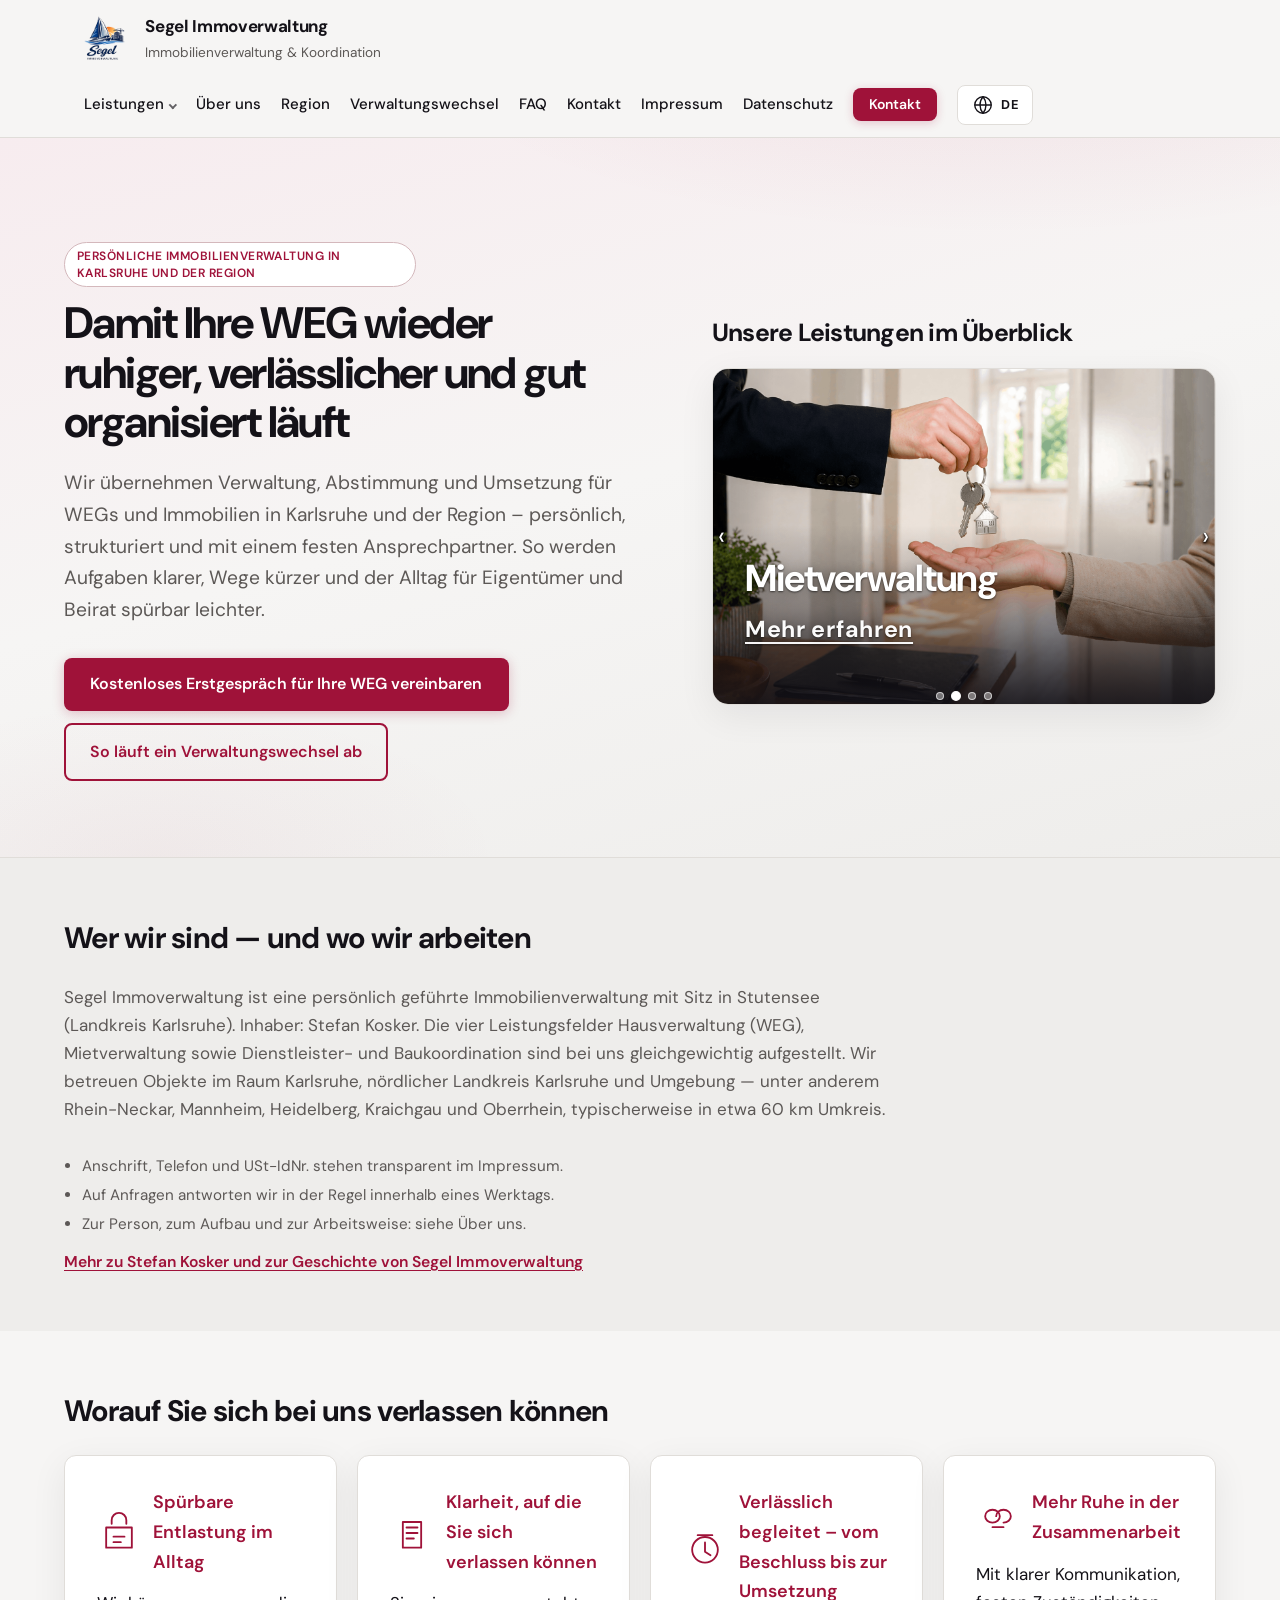
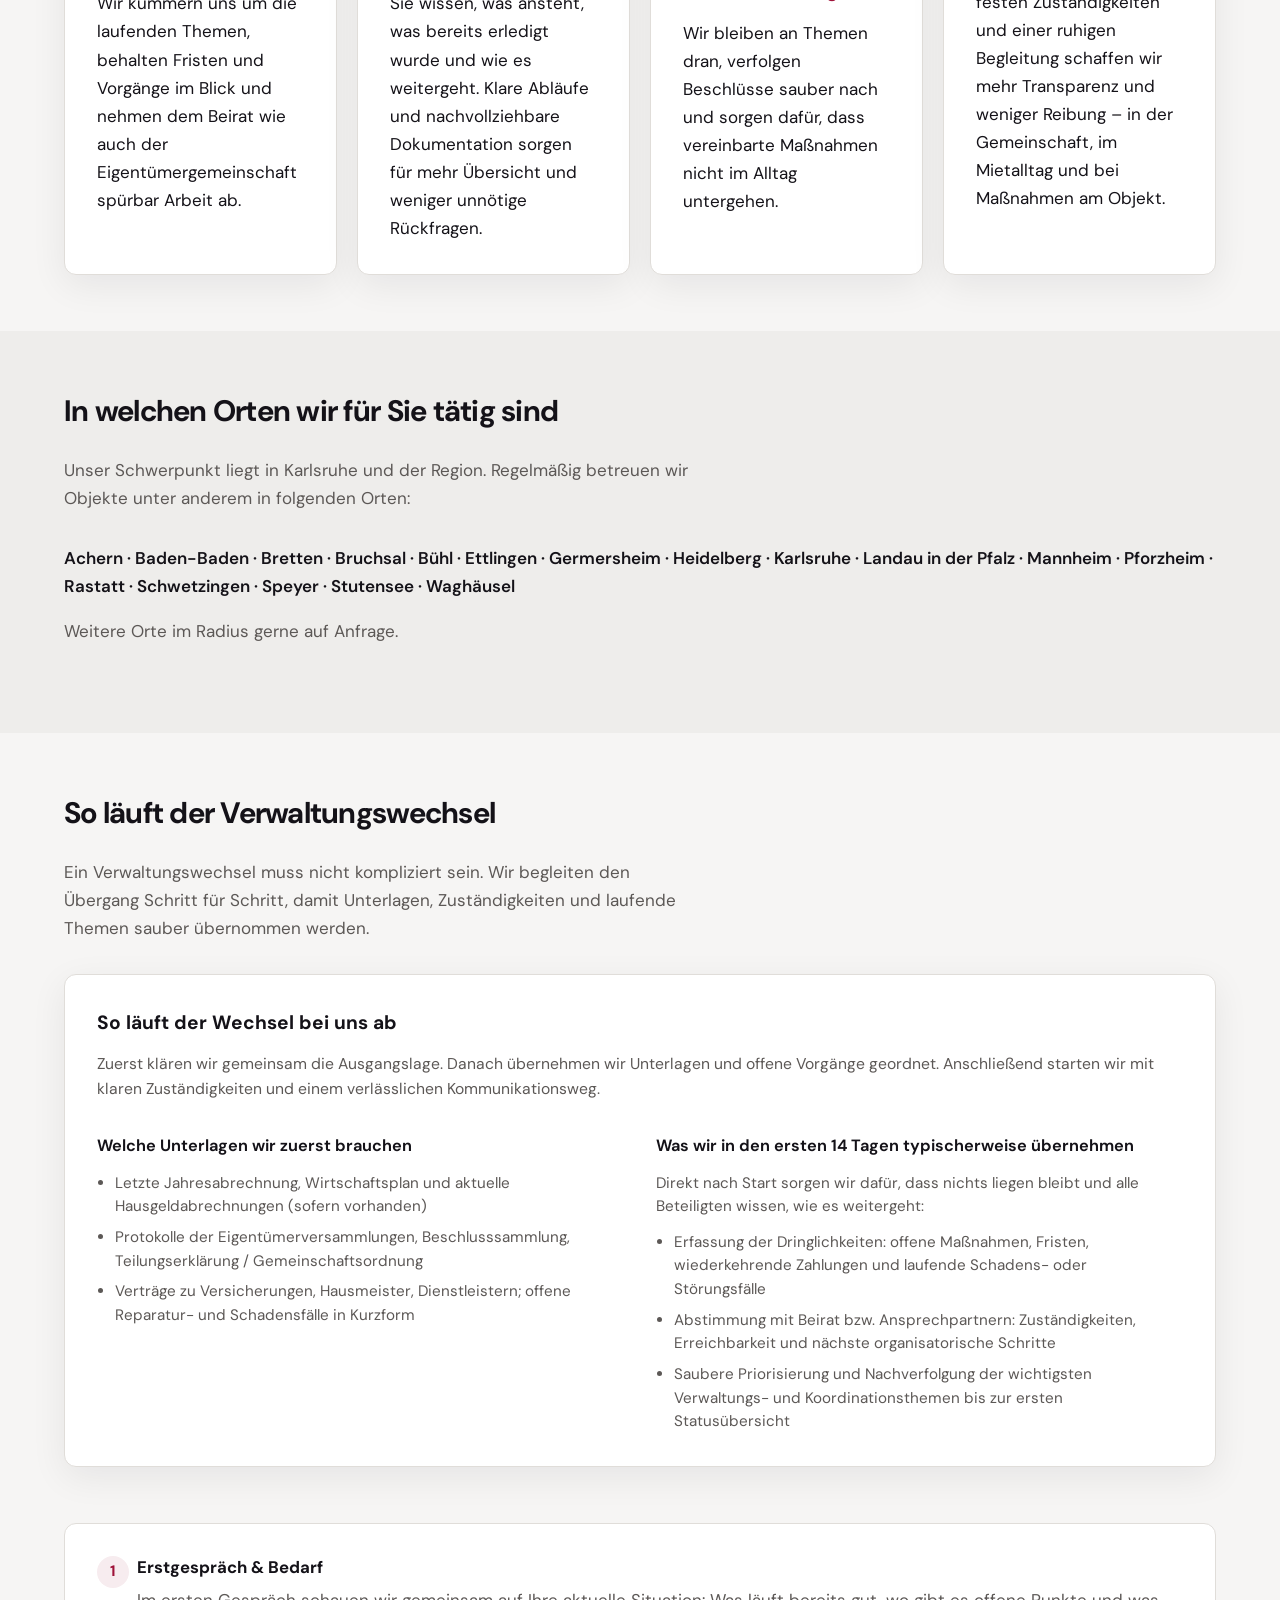
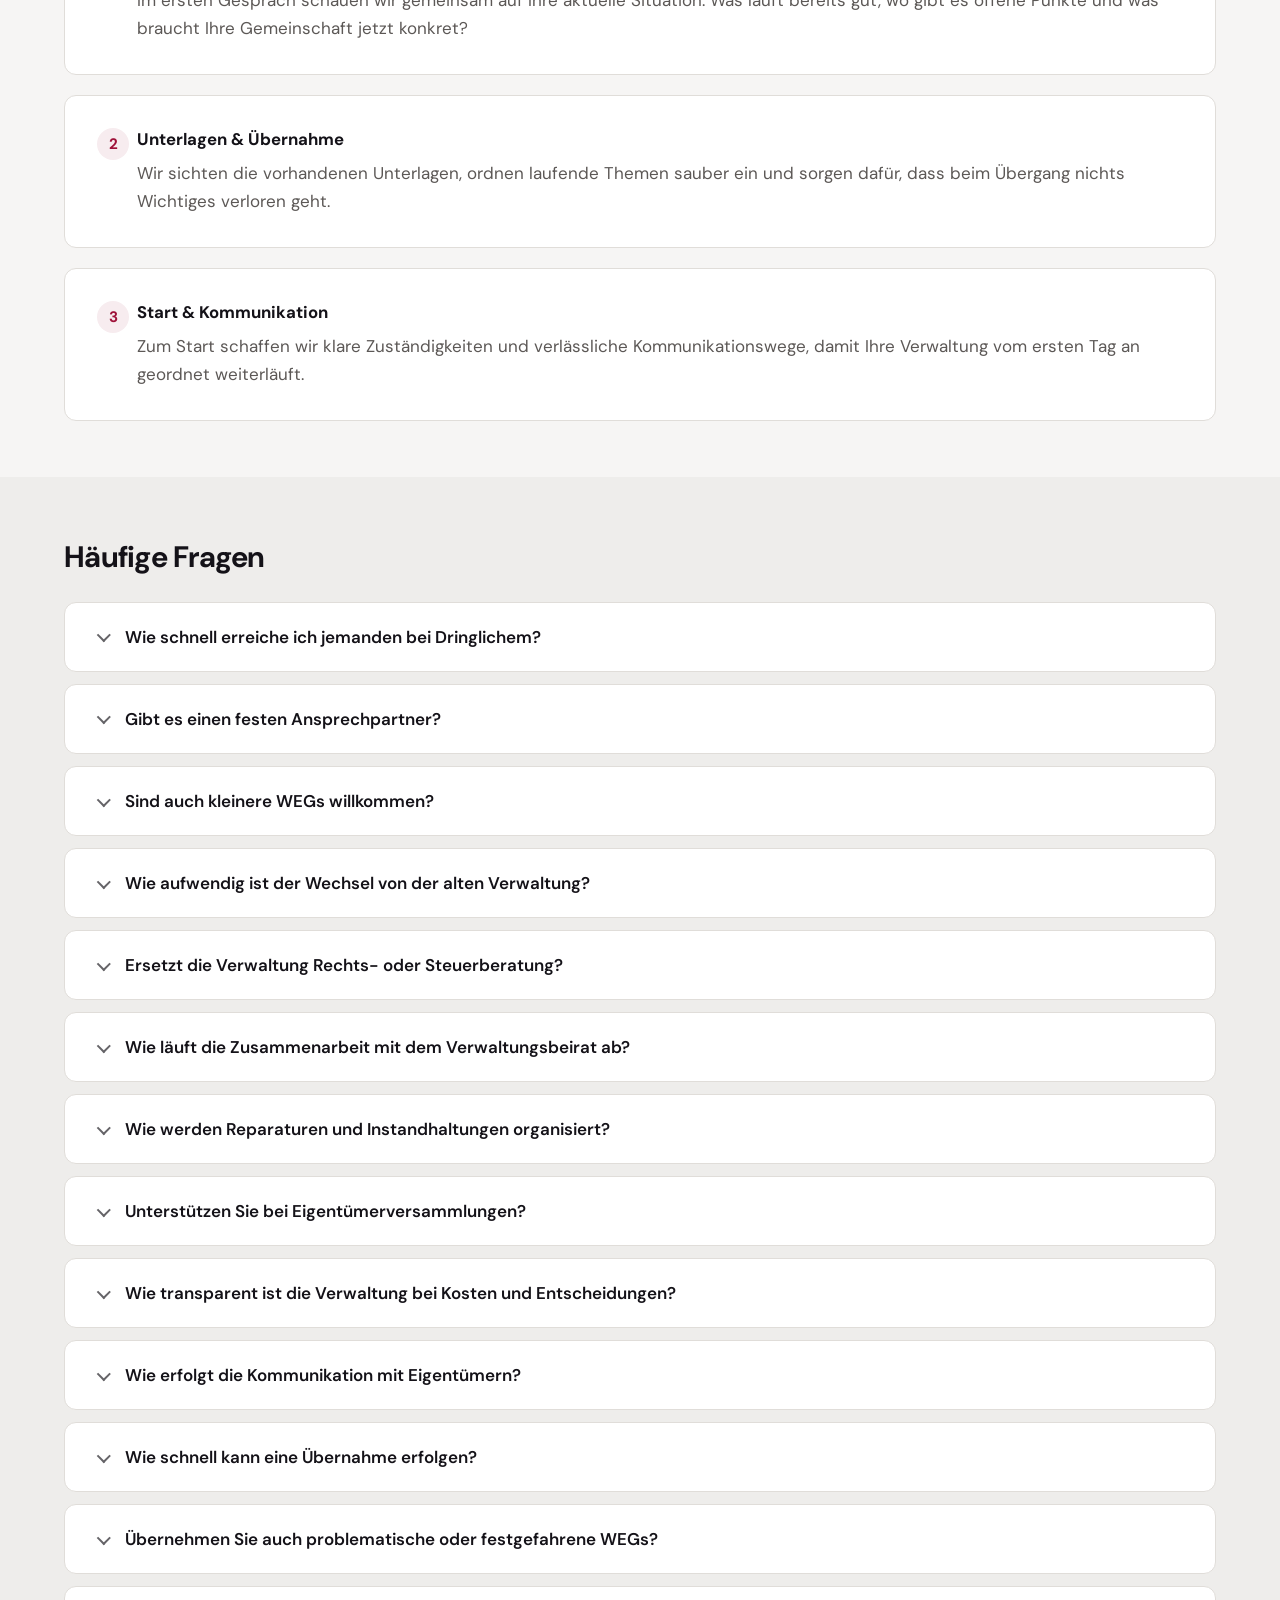
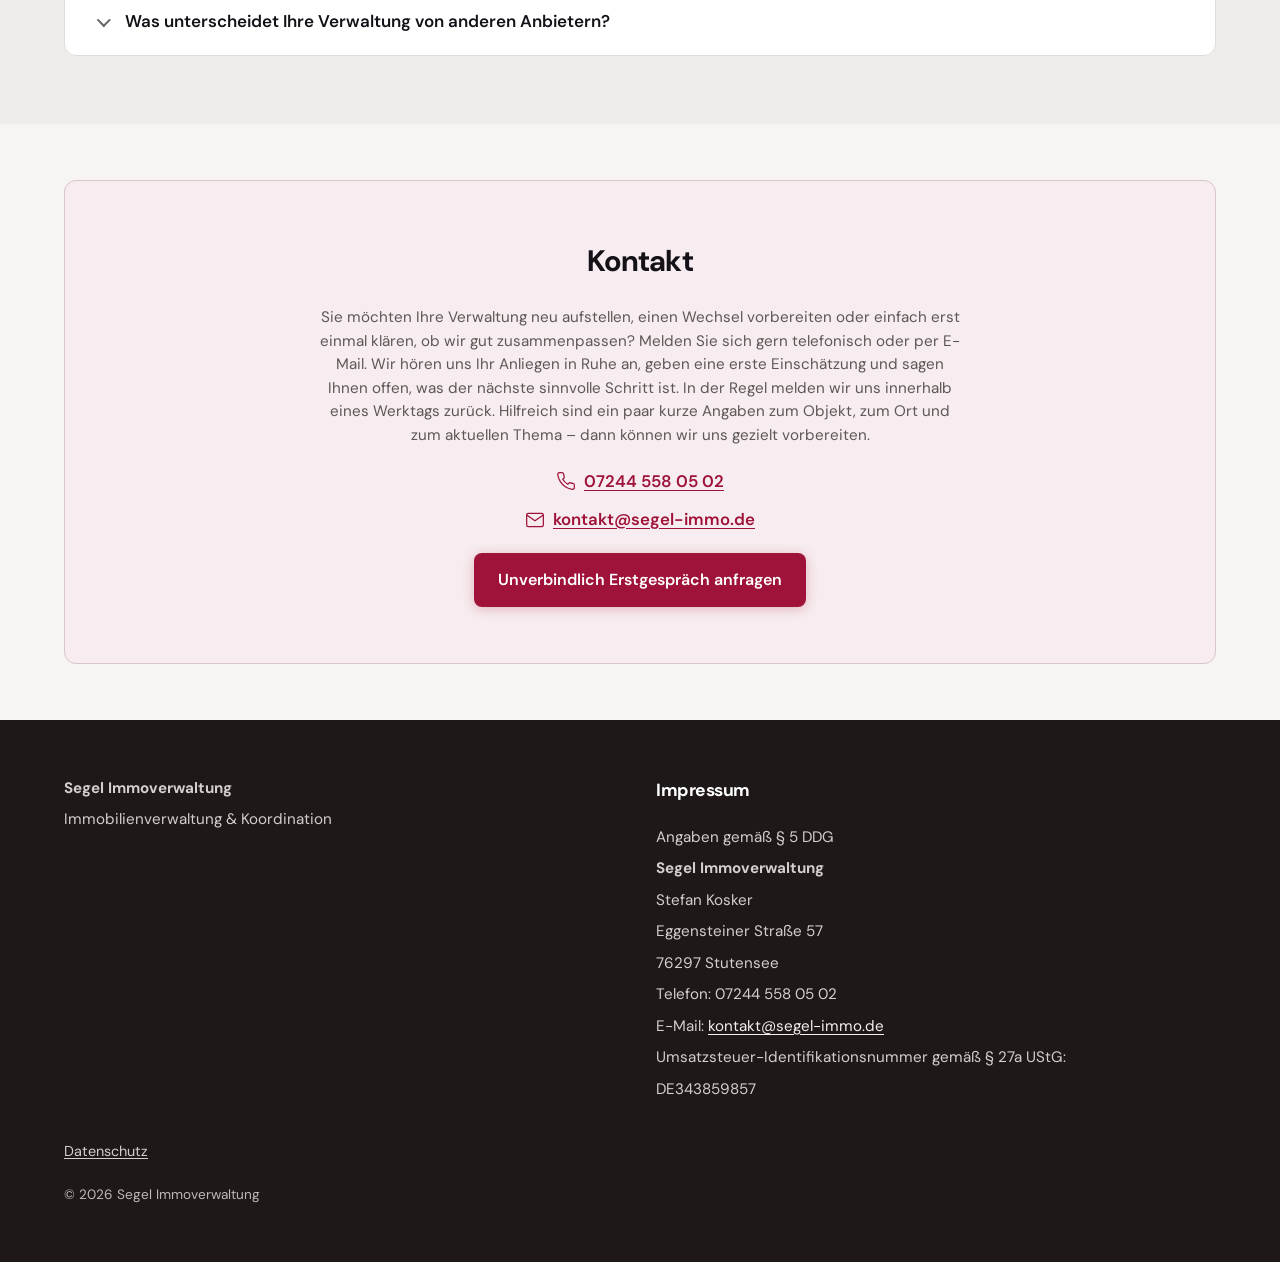
<file: index.html>
<!DOCTYPE html>
<html lang="de">
  <head>
    <meta charset="utf-8" />
    <meta name="viewport" content="width=device-width, initial-scale=1" />
    <meta
      name="description"
      data-i18n="metaDescription"
      data-i18n-attr="content"
      content="Hausverwaltung für WEGs, Mietverwaltung, Dienstleister- und Baukoordination mit klaren Prozessen. Einzugsgebiet Karlsruhe, Rhein-Neckar, Kraichgau und Umgebung."
    />
    <title data-i18n="metaTitle">Segel Immoverwaltung — Hausverwaltung &amp; Koordination Karlsruhe &amp; Region</title>
    <link rel="preconnect" href="https://fonts.googleapis.com" />
    <link rel="preconnect" href="https://fonts.gstatic.com" crossorigin />
    <link
      href="https://fonts.googleapis.com/css2?family=DM+Sans:ital,wght@0,400;0,500;0,600;0,700;1,400&display=swap"
      rel="stylesheet"
    />
    <link rel="icon" href="images/Logos/Logo-Small.png" type="image/png" />
    <link rel="canonical" href="https://segel-immo.de/" />
    <link rel="alternate" hreflang="de" href="https://segel-immo.de/" />
    <link rel="alternate" hreflang="en" href="https://segel-immo.de/en/index.html" />
    <link rel="alternate" hreflang="x-default" href="https://segel-immo.de/" />
    <meta property="og:type" content="website" />
    <meta property="og:site_name" content="Segel Immoverwaltung" />
    <meta property="og:locale" content="de_DE" />
    <meta property="og:locale:alternate" content="en_US" />
    <meta property="og:url" content="https://segel-immo.de/" />
    <meta property="og:title" content="Segel Immoverwaltung — Hausverwaltung &amp; Koordination Karlsruhe &amp; Region" />
    <meta property="og:description" content="Hausverwaltung für WEGs, Mietverwaltung, Dienstleister- und Baukoordination mit klaren Prozessen. Einzugsgebiet Karlsruhe, Rhein-Neckar, Kraichgau und Umgebung." />
    <meta property="og:image" content="https://segel-immo.de/images/Logos/Logo-Small.png" />
    <meta name="twitter:card" content="summary_large_image" />
    <meta name="twitter:title" content="Segel Immoverwaltung — Hausverwaltung &amp; Koordination Karlsruhe &amp; Region" />
    <meta name="twitter:description" content="Hausverwaltung für WEGs, Mietverwaltung, Dienstleister- und Baukoordination mit klaren Prozessen. Einzugsgebiet Karlsruhe, Rhein-Neckar, Kraichgau und Umgebung." />
    <meta name="twitter:image" content="https://segel-immo.de/images/Logos/Logo-Small.png" />
    <script type="application/ld+json">
      {
        "@context": "https://schema.org",
        "@graph": [
          {
            "@type": "WebSite",
            "@id": "https://segel-immo.de/#website",
            "url": "https://segel-immo.de/",
            "name": "Segel Immoverwaltung",
            "inLanguage": "de-DE",
            "publisher": { "@id": "https://segel-immo.de/#organization" }
          },
          {
            "@type": ["LocalBusiness", "ProfessionalService"],
            "@id": "https://segel-immo.de/#organization",
            "name": "Segel Immoverwaltung",
            "url": "https://segel-immo.de/",
            "telephone": "+4972445580502",
            "email": "kontakt@segel-immo.de",
            "image": "https://segel-immo.de/images/Logos/Logo-Small.png",
            "address": {
              "@type": "PostalAddress",
              "streetAddress": "Eggensteiner Straße 57",
              "addressLocality": "Stutensee",
              "postalCode": "76297",
              "addressCountry": "DE"
            },
            "geo": {
              "@type": "GeoCoordinates",
              "latitude": 49.067591,
              "longitude": 8.460911
            },
            "founder": {
              "@type": "Person",
              "name": "Stefan Kosker"
            },
            "vatID": "DE343859857",
            "areaServed": {
              "@type": "GeoCircle",
              "geoMidpoint": {
                "@type": "GeoCoordinates",
                "latitude": 49.067591,
                "longitude": 8.460911
              },
              "geoRadius": 60000
            }
          }
        ]
      }
    </script>
    <link rel="stylesheet" href="css/styles.css" />
    <script>
      (function () {
        var h = document.documentElement;
        if (window.location.hash) {
          h.classList.add("logo-in-header");
        } else {
          h.classList.add("logo-in-hero");
        }
      })();
    </script>
  </head>
  <body data-mail-context="home">
    <a class="skip-link" href="#main" data-i18n="skip">Zum Inhalt springen</a>

    <header class="site-header">
      <div class="header-inner">
        <a class="brand" href="#top" id="top">
          <img
            src="images/Logos/Logo.png"
            width="429"
            height="456"
            alt="Segel Immoverwaltung — Logo"
            data-i18n="brandLogoAlt"
            data-i18n-attr="alt"
            decoding="async"
          />
          <span class="brand-text">
            <span class="brand-name">Segel Immoverwaltung</span>
            <span class="brand-tag" data-i18n="brandTag">Immobilienverwaltung &amp; Koordination</span>
          </span>
        </a>
        <div class="header-actions">
          <div class="nav-drawer-backdrop" aria-hidden="true"></div>
          <div class="nav-drawer" id="site-nav-drawer">
            <nav class="site-nav" data-i18n-attr="aria-label" data-i18n="navAria" aria-label="Hauptnavigation">
              <details class="nav-dropdown">
                <summary class="nav-dropdown__summary">
                  <span data-i18n="navServices">Leistungen</span>
                </summary>
                <div
                  class="nav-dropdown__panel"
                  data-i18n-attr="aria-label"
                  data-i18n="navAriaSubmenuLeistungen"
                  aria-label="Leistungen — Untermenü"
                >
                  <ul role="list">
                    <li>
                      <a href="leistungen/weg-verwaltung.html" data-i18n="navLeistungWeg"
                        >Hausverwaltung (WEG)</a
                      >
                    </li>
                    <li>
                      <a href="leistungen/mietverwaltung.html" data-i18n="navLeistungMiet"
                        >Mietverwaltung</a
                      >
                    </li>
                    <li>
                      <a href="leistungen/dienstleisterkoordination.html" data-i18n="navLeistungDl"
                        >Dienstleisterkoordination</a
                      >
                    </li>
                    <li>
                      <a href="leistungen/baukoordination.html" data-i18n="navLeistungBau"
                        >Baukoordination</a
                      >
                    </li>
                  </ul>
                </div>
              </details>
              <a href="ueber-uns.html" data-i18n="navAbout">Über uns</a>
              <a href="#region" data-i18n="navRegion">Region</a>
              <a href="#ablauf" data-i18n="navProcess">Verwaltungswechsel</a>
              <a href="#faq" data-i18n="navFaq">FAQ</a>
              <a href="#kontakt" data-i18n="navContact">Kontakt</a>
              <a href="#impressum" data-i18n="navImprint">Impressum</a>
              <a href="datenschutz.html" data-i18n="navPrivacy">Datenschutz</a>
            </nav>
            <div
              class="nav-drawer__contact"
              data-i18n-attr="aria-label"
              data-i18n="contactDrawerAria"
              aria-label="Kontakt — Telefon und E-Mail"
            >
              <a
                class="nav-drawer__contact-link nav-drawer__tel"
                href="tel:+4972445580502"
                ><span class="nav-drawer__contact-icon" aria-hidden="true"
                  ><svg
                    width="20"
                    height="20"
                    viewBox="0 0 24 24"
                    fill="none"
                    stroke="currentColor"
                    stroke-width="1.5"
                  >
                    <path
                      d="M22 16.92v3a2 2 0 0 1-2.18 2 19.79 19.79 0 0 1-8.63-3.07 19.5 19.5 0 0 1-6-6 19.79 19.79 0 0 1-3.07-8.67A2 2 0 0 1 4.11 2h3a2 2 0 0 1 2 1.72 12.84 12.84 0 0 0 .7 2.81 2 2 0 0 1-.45 2.11L8.09 9.91a16 16 0 0 0 6 6l1.27-1.27a2 2 0 0 1 2.11-.45 12.84 12.84 0 0 0 2.81.7A2 2 0 0 1 22 16.92z"
                    /></svg></span
                ><span data-i18n="contactPhoneDisplay">07244 558 05 02</span></a
              >
              <a
                class="nav-drawer__contact-link nav-drawer__mail mailto-contact-link"
                href="mailto:kontakt@segel-immo.de"
                ><span class="nav-drawer__contact-icon" aria-hidden="true"
                  ><svg
                    width="20"
                    height="20"
                    viewBox="0 0 24 24"
                    fill="none"
                    stroke="currentColor"
                    stroke-width="1.5"
                  >
                    <path
                      d="M4 4h16c1.1 0 2 .9 2 2v12c0 1.1-.9 2-2 2H4c-1.1 0-2-.9-2-2V6c0-1.1.9-2 2-2z"
                    />
                    <path d="m22 6-10 7L2 6" /></svg></span
                ><span data-i18n="contactEmailDisplay">kontakt@segel-immo.de</span></a
              >
            </div>
          </div>
          <a class="btn btn--header-cta" href="#kontakt" data-i18n="navContact">Kontakt</a>
          <div class="lang-switch-wrap">
            <span class="visually-hidden" data-i18n="langToggle" id="lang-switch-label"
              >Sprache wählen</span
            >
            <button
              type="button"
              class="lang-toggle-btn"
              id="lang-toggle"
              aria-label="Sprache: Deutsch. Auf Englisch umschalten."
            >
              <svg width="22" height="22" viewBox="0 0 24 24" aria-hidden="true" fill="none" stroke="currentColor" stroke-width="1.5">
                <circle cx="12" cy="12" r="9" />
                <path d="M3 12h18M12 3a14 14 0 0 0 0 18M12 3a14 14 0 0 1 0 18" />
              </svg>
              <span id="lang-badge">DE</span>
            </button>
          </div>
          <button
            type="button"
            class="nav-toggle"
            id="nav-toggle"
            aria-expanded="false"
            aria-controls="site-nav-drawer"
            data-i18n="navOpenMenu"
            data-i18n-attr="aria-label"
          >
            <span class="nav-toggle__bars" aria-hidden="true"></span>
          </button>
        </div>
      </div>
    </header>

    <main id="main">
      <section class="hero" aria-labelledby="hero-heading">
        <div class="hero-decor" aria-hidden="true"></div>
        <div class="section-inner hero-inner">
          <p class="hero-logo-wrap">
            <img
              class="hero-logo"
              src="images/Logos/Logo.png"
              width="429"
              height="456"
              alt=""
              aria-hidden="true"
              decoding="async"
            />
          </p>
          <div class="hero-split">
            <div class="hero-copy">
              <p class="hero-badge" data-i18n="heroBadge">
                Persönliche Immobilienverwaltung in Karlsruhe und der Region
              </p>
              <h1 id="hero-heading" data-i18n="heroH1">
                Damit Ihre WEG wieder ruhiger, verlässlicher und gut organisiert läuft
              </h1>
              <p class="hero-lead" data-i18n="heroLead">
                Wir übernehmen Verwaltung, Abstimmung und Umsetzung für WEGs und Immobilien in
                Karlsruhe und der Region – persönlich, strukturiert und mit einem festen
                Ansprechpartner. So werden Aufgaben klarer, Wege kürzer und der Alltag für
                Eigentümer und Beirat spürbar leichter.
              </p>
              <div class="hero-cta">
                <a class="btn btn--primary" href="#kontakt" data-i18n="ctaPrimary"
                  >Kostenloses Erstgespräch für Ihre WEG vereinbaren</a
                >
                <a class="btn btn--ghost" href="#ablauf" data-i18n="ctaSecondary"
                  >So läuft ein Verwaltungswechsel ab</a
                >
              </div>
            </div>
            <div
              class="hero-carousel"
              id="leistungen"
              role="region"
              aria-labelledby="carousel-leistungen-heading"
            >
              <h2
                class="hero-carousel__heading"
                id="carousel-leistungen-heading"
                data-i18n="carouselLeistungenHeading"
              >
                Unsere Leistungen im Überblick
              </h2>
              <div class="hero-carousel__viewport">
                <ul class="hero-carousel__track" id="hero-carousel-track">
                  <li class="hero-carousel__slide" id="hero-carousel-slide-0" data-slide="0">
                    <div class="hero-carousel__card">
                      <div class="hero-carousel__media">
                        <img
                          class="hero-carousel__img"
                          src="images/carousel-images/versammlung.jpg"
                          width="1600"
                          height="1067"
                          loading="eager"
                          decoding="async"
                          fetchpriority="high"
                          data-i18n="pageWegImgAlt"
                          data-i18n-attr="alt"
                          alt="Eigentümerversammlung (Symbolbild)"
                        />
                      </div>
                      <div class="hero-carousel__caption">
                        <span class="hero-carousel__title" data-i18n="leistungTeaserWegTitle"
                          >Hausverwaltung (WEG)</span
                        >
                        <a
                          class="hero-carousel__more"
                          href="leistungen/weg-verwaltung.html"
                          data-i18n="leistungTeaserCta"
                          >Mehr erfahren</a
                        >
                      </div>
                    </div>
                  </li>
                  <li class="hero-carousel__slide" id="hero-carousel-slide-1" data-slide="1">
                    <div class="hero-carousel__card">
                      <div class="hero-carousel__media">
                        <img
                          class="hero-carousel__img"
                          src="images/carousel-images/Mietverwaltung.png"
                          width="1600"
                          height="1067"
                          loading="lazy"
                          decoding="async"
                          data-i18n="pageMietImgAlt"
                          data-i18n-attr="alt"
                          alt="Mietverwaltung (Symbolbild)"
                        />
                      </div>
                      <div class="hero-carousel__caption">
                        <span class="hero-carousel__title" data-i18n="leistungTeaserMietTitle"
                          >Mietverwaltung</span
                        >
                        <a
                          class="hero-carousel__more"
                          href="leistungen/mietverwaltung.html"
                          data-i18n="leistungTeaserCta"
                          >Mehr erfahren</a
                        >
                      </div>
                    </div>
                  </li>
                  <li class="hero-carousel__slide" id="hero-carousel-slide-2" data-slide="2">
                    <div class="hero-carousel__card">
                      <div class="hero-carousel__media">
                        <img
                          class="hero-carousel__img"
                          src="images/carousel-images/dienstleisterkoordination.png"
                          width="1600"
                          height="1067"
                          loading="lazy"
                          decoding="async"
                          data-i18n="pageDlImgAlt"
                          data-i18n-attr="alt"
                          alt="Koordination am Bau (Symbolbild)"
                        />
                      </div>
                      <div class="hero-carousel__caption">
                        <span class="hero-carousel__title" data-i18n="leistungTeaserDlTitle"
                          >Dienstleisterkoordination</span
                        >
                        <a
                          class="hero-carousel__more"
                          href="leistungen/dienstleisterkoordination.html"
                          data-i18n="leistungTeaserCta"
                          >Mehr erfahren</a
                        >
                      </div>
                    </div>
                  </li>
                  <li class="hero-carousel__slide" id="hero-carousel-slide-3" data-slide="3">
                    <div class="hero-carousel__card">
                      <div class="hero-carousel__media">
                        <img
                          class="hero-carousel__img"
                          src="images/carousel-images/baustelle.png"
                          width="1600"
                          height="1067"
                          loading="lazy"
                          decoding="async"
                          data-i18n="pageBauImgAlt"
                          data-i18n-attr="alt"
                          alt="Baustelle / Sanierung (Symbolbild)"
                        />
                      </div>
                      <div class="hero-carousel__caption">
                        <span class="hero-carousel__title" data-i18n="leistungTeaserBauTitle"
                          >Baukoordination</span
                        >
                        <a
                          class="hero-carousel__more"
                          href="leistungen/baukoordination.html"
                          data-i18n="leistungTeaserCta"
                          >Mehr erfahren</a
                        >
                      </div>
                    </div>
                  </li>
                </ul>
                <div
                  class="hero-carousel__chrome"
                  role="group"
                  data-i18n="carouselControlsAria"
                  data-i18n-attr="aria-label"
                  aria-label="Karussell"
                >
                  <button
                    type="button"
                    class="hero-carousel__btn hero-carousel__btn--prev"
                    id="hero-carousel-prev"
                    aria-controls="hero-carousel-track"
                    data-i18n="carouselPrevAria"
                    data-i18n-attr="aria-label"
                    aria-label="Vorherige Leistung"
                  >
                    <span aria-hidden="true">‹</span>
                  </button>
                  <button
                    type="button"
                    class="hero-carousel__btn hero-carousel__btn--next"
                    id="hero-carousel-next"
                    aria-controls="hero-carousel-track"
                    data-i18n="carouselNextAria"
                    data-i18n-attr="aria-label"
                    aria-label="Nächste Leistung"
                  >
                    <span aria-hidden="true">›</span>
                  </button>
                  <div class="hero-carousel__dots" id="hero-carousel-dots">
                    <button
                      type="button"
                      class="hero-carousel__dot is-active"
                      aria-current="true"
                      aria-controls="hero-carousel-slide-0"
                      id="hero-carousel-dot-0"
                      data-slide-to="0"
                    >
                      <span class="visually-hidden" data-i18n="leistungTeaserWegTitle"
                        >Hausverwaltung (WEG)</span
                      >
                    </button>
                    <button
                      type="button"
                      class="hero-carousel__dot"
                      aria-current="false"
                      aria-controls="hero-carousel-slide-1"
                      id="hero-carousel-dot-1"
                      data-slide-to="1"
                    >
                      <span class="visually-hidden" data-i18n="leistungTeaserMietTitle"
                        >Mietverwaltung</span
                      >
                    </button>
                    <button
                      type="button"
                      class="hero-carousel__dot"
                      aria-current="false"
                      aria-controls="hero-carousel-slide-2"
                      id="hero-carousel-dot-2"
                      data-slide-to="2"
                    >
                      <span class="visually-hidden" data-i18n="leistungTeaserDlTitle"
                        >Dienstleisterkoordination</span
                      >
                    </button>
                    <button
                      type="button"
                      class="hero-carousel__dot"
                      aria-current="false"
                      aria-controls="hero-carousel-slide-3"
                      id="hero-carousel-dot-3"
                      data-slide-to="3"
                    >
                      <span class="visually-hidden" data-i18n="leistungTeaserBauTitle"
                        >Baukoordination</span
                      >
                    </button>
                  </div>
                </div>
              </div>
            </div>
          </div>
        </div>
      </section>

      <section class="section section--entity" id="unternehmen" aria-labelledby="entity-heading">
        <div class="section-inner">
          <h2 id="entity-heading" data-i18n="homeEntityTitle">
            Wer wir sind — und wo wir arbeiten
          </h2>
          <p class="lead-muted" data-i18n="homeEntityLead">
            Segel Immoverwaltung ist eine persönlich geführte Immobilienverwaltung mit Sitz in Stutensee (Landkreis Karlsruhe). Inhaber: Stefan Kosker. Die vier Leistungsfelder Hausverwaltung (WEG), Mietverwaltung sowie Dienstleister- und Baukoordination sind bei uns gleichgewichtig aufgestellt. Wir betreuen Objekte im Raum Karlsruhe, nördlicher Landkreis Karlsruhe und Umgebung, unter anderem Rhein-Neckar, Mannheim, Heidelberg, Kraichgau und Oberrhein — typischerweise in etwa 60 km Umkreis.
          </p>
          <ul
            class="entity-trust-list"
            data-i18n="homeEntityTrustListAria"
            data-i18n-attr="aria-label"
            aria-label="Verlässliche Angaben im Überblick"
          >
            <li data-i18n="homeEntityTrust1">
              Anschrift, Telefon und USt-IdNr. stehen transparent im Impressum.
            </li>
            <li data-i18n="homeEntityTrust2">
              Auf Anfragen antworten wir in der Regel innerhalb eines Werktags.
            </li>
            <li data-i18n="homeEntityTrust3">
              Zur Person, zum Aufbau und zur Arbeitsweise: siehe Über uns.
            </li>
          </ul>
          <p class="entity-about-link-wrap">
            <a href="ueber-uns.html" data-i18n="homeEntityAboutLink"
              >Mehr zur Person und zur Geschichte von Segel Immoverwaltung</a
            >
          </p>
        </div>
      </section>

      <section class="section" id="werte" aria-labelledby="pillars-heading">
        <div class="section-inner">
          <h2 id="pillars-heading" data-i18n="pillarsTitle">Worauf Sie sich bei uns verlassen können</h2>
          <div class="pillars">
            <article class="pillar">
              <div class="pillar-head">
                <img
                  class="pillar-icon"
                  src="images/icons/pillar-entlastung.svg"
                  width="44"
                  height="44"
                  alt=""
                  aria-hidden="true"
                  decoding="async"
                />
                <h3 data-i18n="pillar1Title">Spürbare Entlastung im Alltag</h3>
              </div>
              <p data-i18n="pillar1Text">
                Wir kümmern uns um die laufenden Themen, behalten Fristen und Vorgänge im Blick
                und nehmen dem Beirat wie auch der Eigentümergemeinschaft spürbar Arbeit ab.
              </p>
            </article>
            <article class="pillar">
              <div class="pillar-head">
                <img
                  class="pillar-icon"
                  src="images/icons/pillar-ordnung.svg"
                  width="44"
                  height="44"
                  alt=""
                  aria-hidden="true"
                  decoding="async"
                />
                <h3 data-i18n="pillar2Title">Klarheit, auf die Sie sich verlassen können</h3>
              </div>
              <p data-i18n="pillar2Text">
                Sie wissen, was ansteht, was bereits erledigt wurde und wie es weitergeht.
                Klare Abläufe und nachvollziehbare Dokumentation sorgen für mehr Übersicht und
                weniger unnötige Rückfragen.
              </p>
            </article>
            <article class="pillar">
              <div class="pillar-head">
                <img
                  class="pillar-icon"
                  src="images/icons/pillar-verlaesslichkeit.svg"
                  width="44"
                  height="44"
                  alt=""
                  aria-hidden="true"
                  decoding="async"
                />
                <h3 data-i18n="pillar3Title">Verlässlich begleitet – vom Beschluss bis zur Umsetzung</h3>
              </div>
              <p data-i18n="pillar3Text">
                Wir bleiben an Themen dran, verfolgen Beschlüsse sauber nach und sorgen dafür,
                dass vereinbarte Maßnahmen nicht im Alltag untergehen.
              </p>
            </article>
            <article class="pillar">
              <div class="pillar-head">
                <img
                  class="pillar-icon"
                  src="images/icons/pillar-konflikte.svg"
                  width="44"
                  height="44"
                  alt=""
                  aria-hidden="true"
                  decoding="async"
                />
                <h3 data-i18n="pillar4Title">Mehr Ruhe in der Zusammenarbeit</h3>
              </div>
              <p data-i18n="pillar4Text">
                Mit klarer Kommunikation, festen Zuständigkeiten und einer ruhigen Begleitung
                schaffen wir mehr Transparenz und weniger Reibung – in der Gemeinschaft, im
                Mietalltag und bei Maßnahmen am Objekt.
              </p>
            </article>
          </div>
        </div>
      </section>

      <section class="section" id="region" aria-labelledby="region-heading">
        <div class="section-inner">
          <h2 id="region-heading" data-i18n="regionTitle">In welchen Orten wir für Sie tätig sind</h2>
          <p class="lead-muted" data-i18n="regionLead">
            Unser Schwerpunkt liegt in Karlsruhe und der Region. Regelmäßig betreuen wir Objekte
            unter anderem in folgenden Orten:
          </p>
          <p class="region-highlight" data-i18n="regionCities">
            Achern · Baden-Baden · Bretten · Bruchsal · Bühl · Ettlingen · Germersheim ·
            Heidelberg · Karlsruhe · Landau in der Pfalz · Mannheim · Pforzheim · Rastatt ·
            Schwetzingen · Speyer · Stutensee · Waghäusel
          </p>
          <p class="lead-muted region-follow" data-i18n="regionMore">
            Weitere Orte im Radius gerne auf Anfrage.
          </p>
        </div>
      </section>

      <section class="section" id="ablauf" aria-labelledby="process-heading">
        <div class="section-inner">
          <h2 id="process-heading" data-i18n="processTitle">
            So läuft der Verwaltungswechsel
          </h2>
          <p class="lead-muted" data-i18n="processLead">
            Ein Verwaltungswechsel muss nicht kompliziert sein. Wir begleiten den Übergang Schritt
            für Schritt, damit Unterlagen, Zuständigkeiten und laufende Themen sauber übernommen
            werden.
          </p>
          <div class="process-promise" aria-labelledby="process-promise-heading">
            <h3 id="process-promise-heading" class="process-promise__title" data-i18n="processQuickTitle">
              So läuft der Wechsel bei uns ab
            </h3>
            <p class="process-promise__lead" data-i18n="processStepsBlurb">
              Zuerst klären wir gemeinsam die Ausgangslage. Danach übernehmen wir Unterlagen und
              offene Vorgänge geordnet. Anschließend starten wir mit klaren Zuständigkeiten und einem
              verlässlichen Kommunikationsweg.
            </p>
            <div class="process-promise__grid">
              <div class="process-promise__card">
                <h4 data-i18n="processDocsHeading">Welche Unterlagen wir zuerst brauchen</h4>
                <ul class="process-promise__list">
                  <li data-i18n="processDocsLi1">
                    Letzte Jahresabrechnung, Wirtschaftsplan und aktuelle Hausgeldabrechnungen (sofern
                    vorhanden)
                  </li>
                  <li data-i18n="processDocsLi2">
                    Protokolle der Eigentümerversammlungen, Beschlusssammlung, Teilungserklärung /
                    Gemeinschaftsordnung
                  </li>
                  <li data-i18n="processDocsLi3">
                    Verträge zu Versicherungen, Hausmeister, Dienstleistern; offene Reparatur- und
                    Schadensfälle in Kurzform
                  </li>
                </ul>
              </div>
              <div class="process-promise__card">
                <h4 data-i18n="processDaysHeading">
                  Was wir in den ersten 14 Tagen typischerweise übernehmen
                </h4>
                <p class="process-promise__intro" data-i18n="processDaysIntro">
                  Direkt nach Start sorgen wir dafür, dass nichts liegen bleibt und alle Beteiligten
                  wissen, wie es weitergeht:
                </p>
                <ul class="process-promise__list">
                  <li data-i18n="processDaysLi1">
                    Erfassung der Dringlichkeiten: offene Maßnahmen, Fristen, wiederkehrende
                    Zahlungen und laufende Schadens- oder Störungsfälle
                  </li>
                  <li data-i18n="processDaysLi2">
                    Abstimmung mit Beirat bzw. Ansprechpartnern: Zuständigkeiten, Erreichbarkeit und
                    nächste organisatorische Schritte
                  </li>
                  <li data-i18n="processDaysLi3">
                    Saubere Priorisierung und Nachverfolgung der wichtigsten Verwaltungs- und
                    Koordinationsthemen bis zur ersten Statusübersicht
                  </li>
                </ul>
              </div>
            </div>
          </div>
          <ol class="steps">
            <li>
              <strong data-i18n="step1Title">Erstgespräch &amp; Bedarf</strong>
              <p class="step-body" data-i18n="step1Text">
                Im ersten Gespräch schauen wir gemeinsam auf Ihre aktuelle Situation: Was läuft
                bereits gut, wo gibt es offene Punkte und was braucht Ihre Gemeinschaft jetzt
                konkret?
              </p>
            </li>
            <li>
              <strong data-i18n="step2Title">Unterlagen &amp; Übernahme</strong>
              <p class="step-body" data-i18n="step2Text">
                Wir sichten die vorhandenen Unterlagen, ordnen laufende Themen sauber ein und
                sorgen dafür, dass beim Übergang nichts Wichtiges verloren geht.
              </p>
            </li>
            <li>
              <strong data-i18n="step3Title">Start &amp; Kommunikation</strong>
              <p class="step-body" data-i18n="step3Text">
                Zum Start schaffen wir klare Zuständigkeiten und verlässliche Kommunikationswege,
                damit Ihre Verwaltung vom ersten Tag an geordnet weiterläuft.
              </p>
            </li>
          </ol>
        </div>
      </section>

      <section class="section" id="faq" aria-labelledby="faq-heading">
        <div class="section-inner">
          <h2 id="faq-heading" data-i18n="faqTitle">Häufige Fragen</h2>
          <div class="faq">
            <details>
              <summary data-i18n="faq1Q">Wie schnell erreiche ich jemanden bei Dringlichem?</summary>
              <p data-i18n="faq1A">
                Bei dringenden Anliegen sind wir für die Eigentümergemeinschaft schnell und verlässlich erreichbar. Schadensfälle, technische Störungen oder andere akute Themen bearbeiten wir mit hoher Priorität, damit keine unnötige Zeit verloren geht. Uns ist wichtig, dass Sie sich im Ernstfall nicht allein gelassen fühlen.
              </p>
            </details>
            <details>
              <summary data-i18n="faq2Q">Gibt es einen festen Ansprechpartner?</summary>
              <p data-i18n="faq2A">
                Ja, bei uns haben Sie einen festen Ansprechpartner, der Ihre WEG und die Besonderheiten Ihrer Gemeinschaft kennt. Dadurch vermeiden wir unnötige Rückfragen, schaffen kurze Wege und sorgen für eine persönliche, verbindliche Betreuung. So wissen Sie immer, an wen Sie sich wenden können.
              </p>
            </details>
            <details>
              <summary data-i18n="faq3Q">Sind auch kleinere WEGs willkommen?</summary>
              <p data-i18n="faq3A">
                Selbstverständlich. Wir betreuen nicht nur größere Gemeinschaften, sondern auch kleinere WEGs engagiert, zuverlässig und mit der gleichen Sorgfalt. Gerade kleinere Eigentümergemeinschaften profitieren von einer strukturierten, persönlichen und gut organisierten Verwaltung.
              </p>
            </details>
            <details>
              <summary data-i18n="faq4Q">Wie aufwendig ist der Wechsel von der alten Verwaltung?</summary>
              <p data-i18n="faq4A">
                Der Wechsel ist in der Regel deutlich einfacher, als viele zunächst denken. Wir begleiten Sie strukturiert durch den gesamten Übergang, unterstützen bei den notwendigen Schritten und sorgen für eine geordnete Übernahme der Unterlagen und Informationen. Unser Ziel ist es, den Verwaltungswechsel für Ihre WEG so reibungslos wie möglich zu gestalten.
              </p>
            </details>
            <details>
              <summary data-i18n="faq5Q">Ersetzt die Verwaltung Rechts- oder Steuerberatung?</summary>
              <p data-i18n="faq5A">
                Nein, die Hausverwaltung ersetzt keine Rechts- oder Steuerberatung. Wir kümmern uns um die ordnungsgemäße Verwaltung Ihrer Gemeinschaft und arbeiten bei speziellen rechtlichen oder steuerlichen Fragestellungen bei Bedarf mit den zuständigen Fachleuten zusammen. So ist sichergestellt, dass Ihre WEG in jedem Bereich passend betreut wird.
              </p>
            </details>
            <details>
              <summary data-i18n="faq6Q">Wie läuft die Zusammenarbeit mit dem Verwaltungsbeirat ab?</summary>
              <p data-i18n="faq6A">
                Eine gute Zusammenarbeit mit dem Beirat ist uns wichtig. Wir verstehen den Beirat als wichtigen Ansprechpartner innerhalb der Gemeinschaft und sorgen für eine offene, verlässliche und strukturierte Kommunikation.
              </p>
            </details>
            <details>
              <summary data-i18n="faq7Q">Wie werden Reparaturen und Instandhaltungen organisiert?</summary>
              <p data-i18n="faq7A">
                Wir organisieren Reparaturen und Instandhaltungsmaßnahmen zuverlässig, wirtschaftlich und effizient. Dabei profitieren unsere Eigentümergemeinschaften von unserem gewachsenen Netzwerk an erfahrenen Handwerksbetrieben, mit denen wir vertrauensvoll zusammenarbeiten. So können Maßnahmen oft schnell, abgestimmt und in guter Qualität umgesetzt werden.
              </p>
            </details>
            <details>
              <summary data-i18n="faq8Q">Unterstützen Sie bei Eigentümerversammlungen?</summary>
              <p data-i18n="faq8A">
                Ja, selbstverständlich. Wir bereiten Eigentümerversammlungen sorgfältig vor und begleiten diese professionell. Dabei stellen wir sicher, dass Beschlüsse klar dokumentiert und im Anschluss zuverlässig umgesetzt werden.
              </p>
            </details>
            <details>
              <summary data-i18n="faq9Q">Wie transparent ist die Verwaltung bei Kosten und Entscheidungen?</summary>
              <p data-i18n="faq9A">
                Transparenz ist für uns ein zentraler Bestandteil einer guten Verwaltung. Eigentümergemeinschaften erhalten klare Informationen zu laufenden Themen, Beschlüssen, Maßnahmen und Kosten, damit Entscheidungen nachvollziehbar und gut vorbereitet getroffen werden können.
              </p>
            </details>
            <details>
              <summary data-i18n="faq10Q">Wie erfolgt die Kommunikation mit Eigentümern?</summary>
              <p data-i18n="faq10A">
                Wir kommunizieren mit Eigentümern digital, postalisch und telefonisch – je nachdem, was im jeweiligen Fall sinnvoll und gewünscht ist. Dabei achten wir auf eine zuverlässige Erreichbarkeit, klare Informationen und eine verbindliche Bearbeitung aller Anliegen. So ist eine moderne und zugleich persönliche Kommunikation gewährleistet.
              </p>
            </details>
            <details>
              <summary data-i18n="faq11Q">Wie schnell kann eine Übernahme erfolgen?</summary>
              <p data-i18n="faq11A">
                Das hängt vom Einzelfall ab, ist aber in vielen Fällen gut planbar. Wir stimmen den Ablauf mit der Eigentümergemeinschaft ab und sorgen für einen geordneten Start ohne unnötige Reibungsverluste.
              </p>
            </details>
            <details>
              <summary data-i18n="faq12Q">Übernehmen Sie auch problematische oder festgefahrene WEGs?</summary>
              <p data-i18n="faq12A">
                Ja, auch Gemeinschaften mit erhöhtem Abstimmungsbedarf oder organisatorischen Herausforderungen können von einer klaren, strukturierten Verwaltung profitieren. Wichtig ist uns, wieder Ordnung, Transparenz und verlässliche Abläufe zu schaffen.
              </p>
            </details>
            <details>
              <summary data-i18n="faq13Q">Was unterscheidet Ihre Verwaltung von anderen Anbietern?</summary>
              <p data-i18n="faq13A">
                Wir verbinden persönliche Betreuung mit strukturierter Arbeitsweise und einem hohen Anspruch an Verlässlichkeit. Unser Ziel ist nicht nur die laufende Verwaltung, sondern eine langfristig gut organisierte und stabile Betreuung Ihrer Eigentümergemeinschaft.
              </p>
            </details>
          </div>
        </div>
      </section>

      <section class="section" id="kontakt" aria-labelledby="contact-heading">
        <div class="section-inner">
          <div class="contact-block">
            <h2 id="contact-heading" data-i18n="contactTitle">Kontakt</h2>
            <p class="contact-block__microcopy" data-i18n="contactMicrocopy">
              Sie möchten Ihre Verwaltung neu aufstellen, einen Wechsel vorbereiten oder einfach
              erst einmal klären, ob wir gut zusammenpassen? Melden Sie sich gern telefonisch oder
              per E-Mail. Wir hören uns Ihr Anliegen in Ruhe an, geben eine erste Einschätzung und
              sagen Ihnen offen, was der nächste sinnvolle Schritt ist. In der Regel melden wir uns
              innerhalb eines Werktags zurück. Hilfreich sind ein paar kurze Angaben zum Objekt,
              zum Ort und zum aktuellen Thema – dann können wir uns gezielt vorbereiten.
            </p>
            <div class="contact-block__channels">
              <a
                class="contact-block__channel contact-block__tel"
                href="tel:+4972445580502"
                ><span class="contact-block__channel-icon" aria-hidden="true"
                  ><svg
                    width="20"
                    height="20"
                    viewBox="0 0 24 24"
                    fill="none"
                    stroke="currentColor"
                    stroke-width="1.5"
                  >
                    <path
                      d="M22 16.92v3a2 2 0 0 1-2.18 2 19.79 19.79 0 0 1-8.63-3.07 19.5 19.5 0 0 1-6-6 19.79 19.79 0 0 1-3.07-8.67A2 2 0 0 1 4.11 2h3a2 2 0 0 1 2 1.72 12.84 12.84 0 0 0 .7 2.81 2 2 0 0 1-.45 2.11L8.09 9.91a16 16 0 0 0 6 6l1.27-1.27a2 2 0 0 1 2.11-.45 12.84 12.84 0 0 0 2.81.7A2 2 0 0 1 22 16.92z"
                    /></svg></span
                ><span data-i18n="contactPhoneDisplay">07244 558 05 02</span></a
              >
              <a
                class="contact-block__channel contact-block__email mailto-contact-link"
                href="mailto:kontakt@segel-immo.de"
                ><span class="contact-block__channel-icon" aria-hidden="true"
                  ><svg
                    width="20"
                    height="20"
                    viewBox="0 0 24 24"
                    fill="none"
                    stroke="currentColor"
                    stroke-width="1.5"
                  >
                    <path
                      d="M4 4h16c1.1 0 2 .9 2 2v12c0 1.1-.9 2-2 2H4c-1.1 0-2-.9-2-2V6c0-1.1.9-2 2-2z"
                    />
                    <path d="m22 6-10 7L2 6" /></svg></span
                ><span data-i18n="contactEmailDisplay">kontakt@segel-immo.de</span></a
              >
            </div>
            <a
              class="btn btn--primary"
              id="mailto-contact"
              href="mailto:kontakt@segel-immo.de"
              >Unverbindlich Erstgespräch anfragen</a
            >
          </div>
        </div>
      </section>
    </main>

    <footer class="site-footer" id="impressum">
      <div class="section-inner">
        <div class="footer-grid">
          <div>
            <strong data-i18n="footerCompany">Segel Immoverwaltung</strong>
            <p class="footer-brand-sub" data-i18n="brandTag">Immobilienverwaltung &amp; Koordination</p>
          </div>
          <div>
            <h2 class="imprint-footer-h2" data-i18n="imprintTitle">Impressum</h2>
            <div class="impressum-content">
              <p data-i18n="imprintDdg">Angaben gemäß § 5 DDG</p>
              <p><strong data-i18n="footerCompany">Segel Immoverwaltung</strong></p>
              <p data-i18n="imprintOwnerName">Stefan Kosker</p>
              <p data-i18n="imprintStreet">Eggensteiner Straße 57</p>
              <p data-i18n="imprintCity">76297 Stutensee</p>
              <p data-i18n="imprintPhone">Telefon: 07244 558 05 02</p>
              <p>
                <span data-i18n="imprintEmailLabel">E-Mail:</span>
                <a href="mailto:kontakt@segel-immo.de" class="mailto-contact-link">kontakt@segel-immo.de</a>
              </p>
              <p data-i18n="imprintVatIntro">Umsatzsteuer-Identifikationsnummer gemäß § 27a UStG:</p>
              <p data-i18n="imprintVatId">DE343859857</p>
            </div>
          </div>
        </div>
        <p class="footer-legal-links">
          <a href="datenschutz.html" data-i18n="navPrivacy">Datenschutz</a>
        </p>
        <p class="footer-note" style="border: 0; padding-top: 0">
          © <span id="year"></span>
          <span data-i18n="footerCompany">Segel Immoverwaltung</span>
        </p>
      </div>
    </footer>

    <nav
      class="mobile-contact-bar"
      aria-label=""
      data-i18n="mobileContactBarLabel"
      data-i18n-attr="aria-label"
    >
      <a class="mobile-contact-bar__btn mobile-contact-bar__btn--call" href="tel:+4972445580502"
        ><span data-i18n="mobileContactCall">Anrufen</span></a
      >
      <a
        class="mobile-contact-bar__btn mobile-contact-bar__btn--mail mailto-contact-link"
        href="mailto:kontakt@segel-immo.de"
        ><span data-i18n="mobileContactMail">E-Mail</span></a
      >
      <a class="mobile-contact-bar__btn mobile-contact-bar__btn--request" href="#kontakt"
        ><span data-i18n="mobileContactRequest">Erstgespräch</span></a
      >
    </nav>

    <script>
      document.getElementById("year").textContent = new Date().getFullYear();
    </script>
    <script src="js/app.js"></script>
  </body>
</html>
</file>
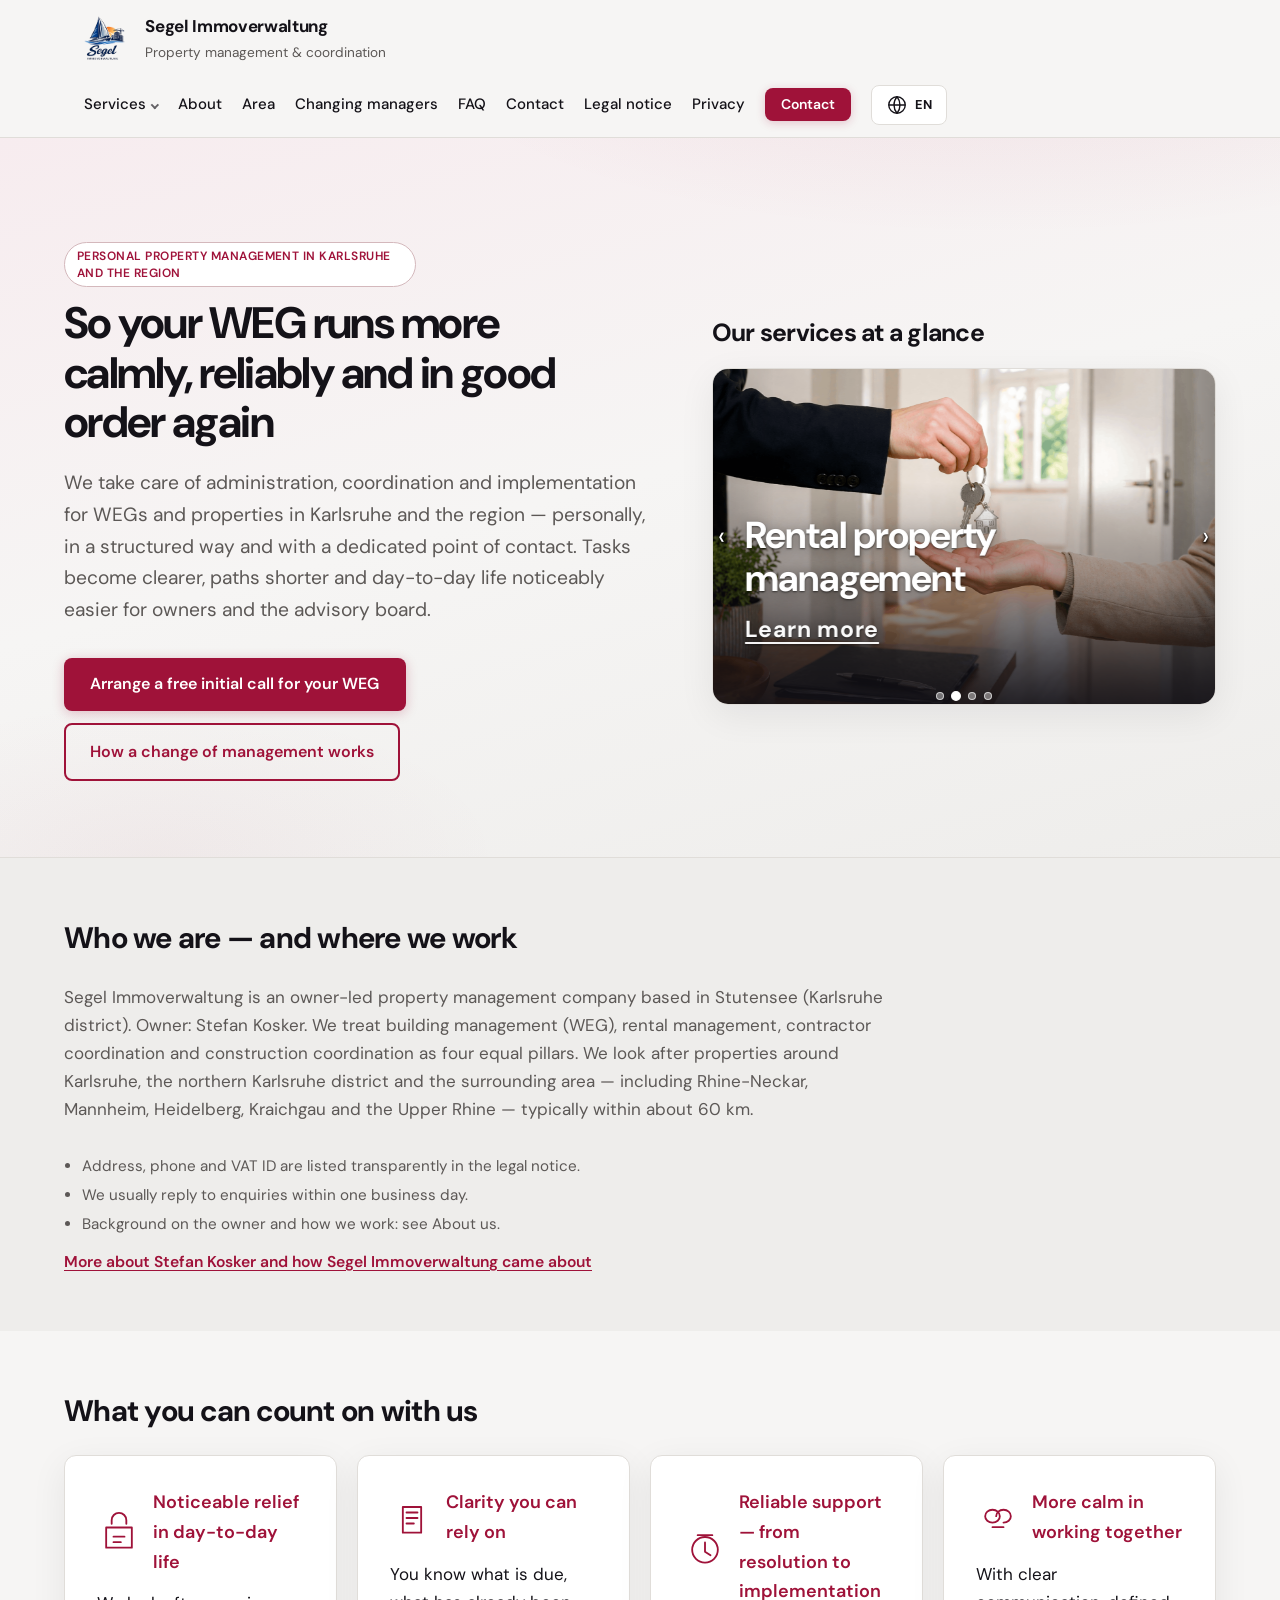
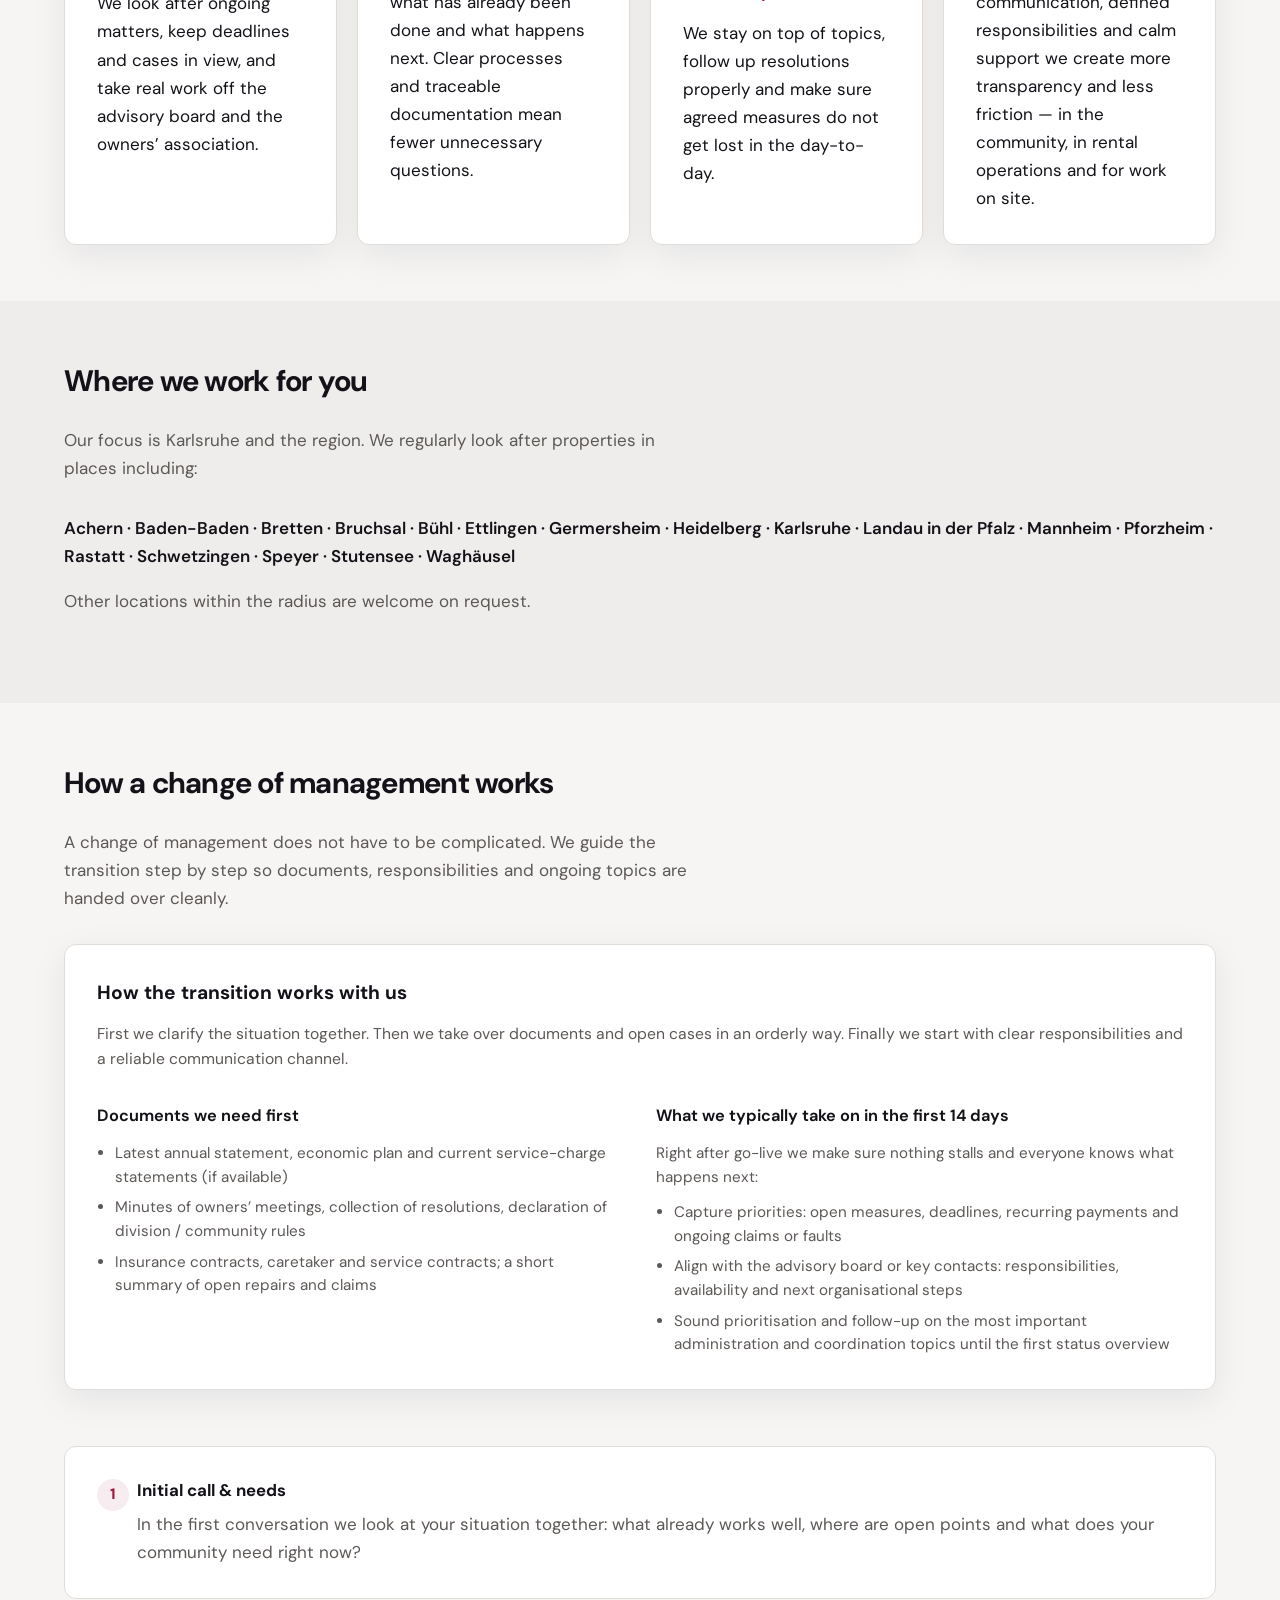
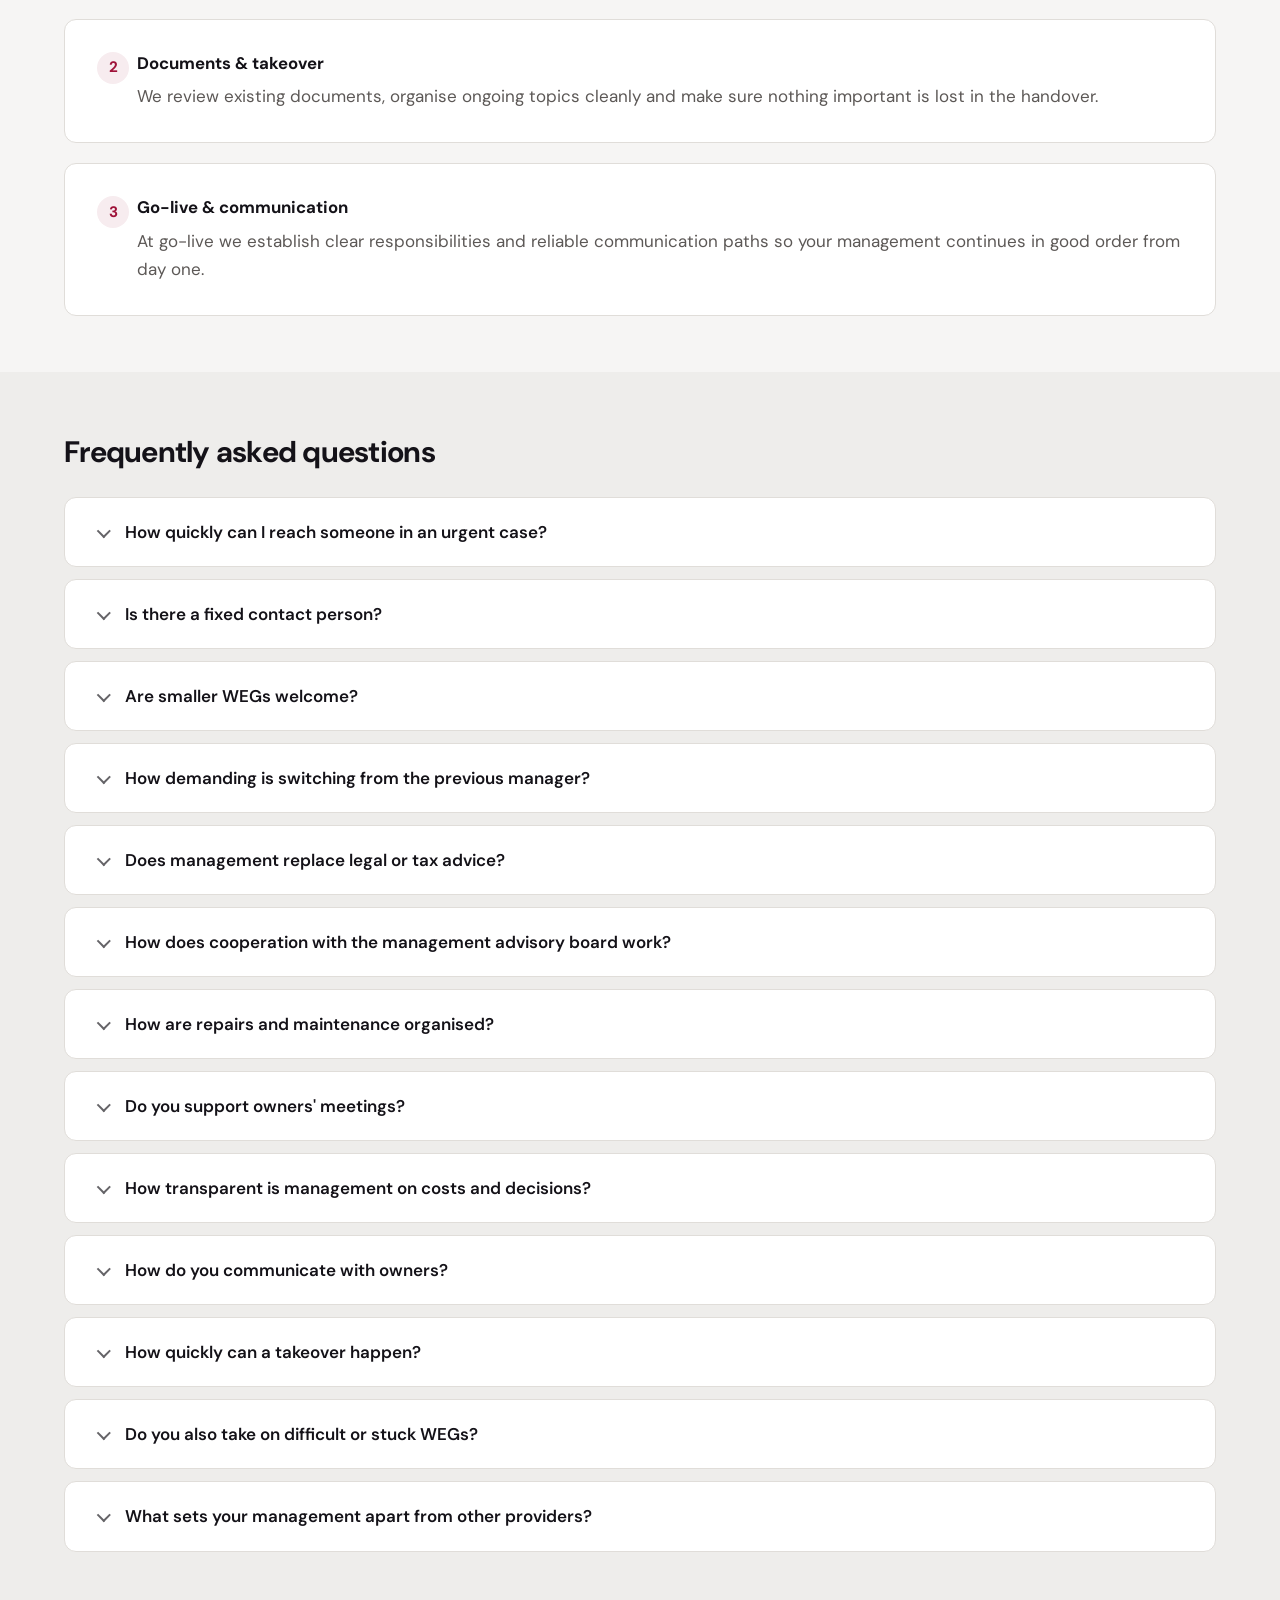
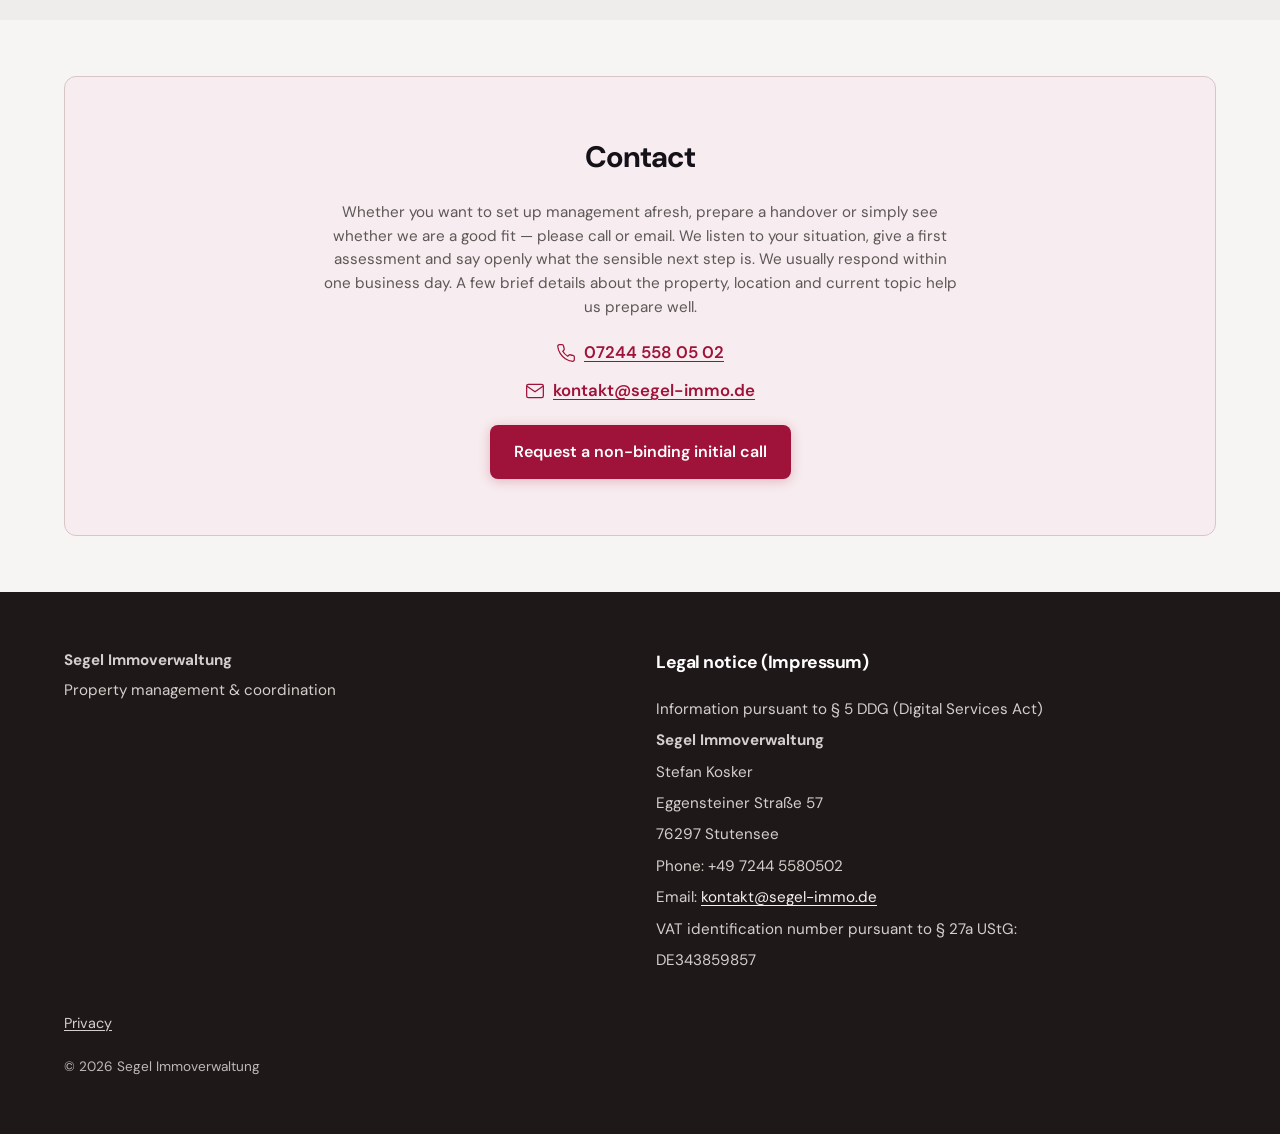
<file: en/index.html>
<!DOCTYPE html>
<html lang="en">
  <head>
    <meta charset="utf-8" />
    <meta name="viewport" content="width=device-width, initial-scale=1" />
    <meta
      name="description"
      data-i18n="metaDescription"
      data-i18n-attr="content"
      content="Building management for condominium associations (WEG), rental management, contractor and construction coordination — clear processes. Serving Karlsruhe, Rhine-Neckar, Kraichgau and surrounding areas."
    />
    <title data-i18n="metaTitle">Segel Immoverwaltung — Property &amp; building management, Karlsruhe &amp; region</title>
    <link rel="preconnect" href="https://fonts.googleapis.com" />
    <link rel="preconnect" href="https://fonts.gstatic.com" crossorigin />
    <link
      href="https://fonts.googleapis.com/css2?family=DM+Sans:ital,wght@0,400;0,500;0,600;0,700;1,400&display=swap"
      rel="stylesheet"
    />
    <link rel="icon" href="../images/Logos/Logo-Small.png" type="image/png" />
    <link rel="canonical" href="https://segel-immo.de/en/index.html" />
    <link rel="alternate" hreflang="de" href="https://segel-immo.de/" />
    <link rel="alternate" hreflang="en" href="https://segel-immo.de/en/index.html" />
    <link rel="alternate" hreflang="x-default" href="https://segel-immo.de/" />
    <meta property="og:type" content="website" />
    <meta property="og:site_name" content="Segel Immoverwaltung" />
    <meta property="og:locale" content="en_US" />
    <meta property="og:locale:alternate" content="de_DE" />
    <meta property="og:url" content="https://segel-immo.de/en/index.html" />
    <meta property="og:title" content="Segel Immoverwaltung — Property &amp; building management, Karlsruhe &amp; region" />
    <meta property="og:description" content="Building management for condominium associations (WEG), rental management, contractor and construction coordination — clear processes. Serving Karlsruhe, Rhine-Neckar, Kraichgau and surrounding areas." />
    <meta property="og:image" content="https://segel-immo.de/images/Logos/Logo-Small.png" />
    <meta name="twitter:card" content="summary_large_image" />
    <meta name="twitter:title" content="Segel Immoverwaltung — Property &amp; building management, Karlsruhe &amp; region" />
    <meta name="twitter:description" content="Building management for condominium associations (WEG), rental management, contractor and construction coordination — clear processes. Serving Karlsruhe, Rhine-Neckar, Kraichgau and surrounding areas." />
    <meta name="twitter:image" content="https://segel-immo.de/images/Logos/Logo-Small.png" />
    <script type="application/ld+json">
      {
        "@context": "https://schema.org",
        "@graph": [
          {
            "@type": "WebSite",
            "@id": "https://segel-immo.de/#website",
            "url": "https://segel-immo.de/",
            "name": "Segel Immoverwaltung",
            "inLanguage": "en-US",
            "publisher": { "@id": "https://segel-immo.de/#organization" }
          },
          {
            "@type": ["LocalBusiness", "ProfessionalService"],
            "@id": "https://segel-immo.de/#organization",
            "name": "Segel Immoverwaltung",
            "url": "https://segel-immo.de/",
            "telephone": "+4972445580502",
            "email": "kontakt@segel-immo.de",
            "image": "https://segel-immo.de/images/Logos/Logo-Small.png",
            "address": {
              "@type": "PostalAddress",
              "streetAddress": "Eggensteiner Straße 57",
              "addressLocality": "Stutensee",
              "postalCode": "76297",
              "addressCountry": "DE"
            },
            "geo": {
              "@type": "GeoCoordinates",
              "latitude": 49.067591,
              "longitude": 8.460911
            },
            "founder": {
              "@type": "Person",
              "name": "Stefan Kosker"
            },
            "vatID": "DE343859857",
            "areaServed": {
              "@type": "GeoCircle",
              "geoMidpoint": {
                "@type": "GeoCoordinates",
                "latitude": 49.067591,
                "longitude": 8.460911
              },
              "geoRadius": 60000
            }
          }
        ]
      }
    </script>
    <link rel="stylesheet" href="../css/styles.css" />
    <script>
      (function () {
        var h = document.documentElement;
        if (window.location.hash) {
          h.classList.add("logo-in-header");
        } else {
          h.classList.add("logo-in-hero");
        }
      })();
    </script>
  </head>
  <body data-mail-context="home">
    <a class="skip-link" href="#main" data-i18n="skip">Zum Inhalt springen</a>

    <header class="site-header">
      <div class="header-inner">
        <a class="brand" href="#top" id="top">
          <img
            src="../images/Logos/Logo.png"
            width="429"
            height="456"
            alt="Segel Immoverwaltung — Logo"
            data-i18n="brandLogoAlt"
            data-i18n-attr="alt"
            decoding="async"
          />
          <span class="brand-text">
            <span class="brand-name">Segel Immoverwaltung</span>
            <span class="brand-tag" data-i18n="brandTag">Immobilienverwaltung &amp; Koordination</span>
          </span>
        </a>
        <div class="header-actions">
          <div class="nav-drawer-backdrop" aria-hidden="true"></div>
          <div class="nav-drawer" id="site-nav-drawer">
            <nav class="site-nav" data-i18n-attr="aria-label" data-i18n="navAria" aria-label="Hauptnavigation">
              <details class="nav-dropdown">
                <summary class="nav-dropdown__summary">
                  <span data-i18n="navServices">Leistungen</span>
                </summary>
                <div
                  class="nav-dropdown__panel"
                  data-i18n-attr="aria-label"
                  data-i18n="navAriaSubmenuLeistungen"
                  aria-label="Leistungen — Untermenü"
                >
                  <ul role="list">
                    <li>
                      <a href="leistungen/weg-verwaltung.html" data-i18n="navLeistungWeg"
                        >Hausverwaltung (WEG)</a
                      >
                    </li>
                    <li>
                      <a href="leistungen/mietverwaltung.html" data-i18n="navLeistungMiet"
                        >Mietverwaltung</a
                      >
                    </li>
                    <li>
                      <a href="leistungen/dienstleisterkoordination.html" data-i18n="navLeistungDl"
                        >Dienstleisterkoordination</a
                      >
                    </li>
                    <li>
                      <a href="leistungen/baukoordination.html" data-i18n="navLeistungBau"
                        >Baukoordination</a
                      >
                    </li>
                  </ul>
                </div>
              </details>
              <a href="ueber-uns.html" data-i18n="navAbout">About</a>
              <a href="#region" data-i18n="navRegion">Region</a>
              <a href="#ablauf" data-i18n="navProcess">Verwaltungswechsel</a>
              <a href="#faq" data-i18n="navFaq">FAQ</a>
              <a href="#kontakt" data-i18n="navContact">Kontakt</a>
              <a href="#impressum" data-i18n="navImprint">Impressum</a>
              <a href="datenschutz.html" data-i18n="navPrivacy">Privacy</a>
            </nav>
            <div
              class="nav-drawer__contact"
              data-i18n-attr="aria-label"
              data-i18n="contactDrawerAria"
              aria-label="Kontakt — Telefon und E-Mail"
            >
              <a
                class="nav-drawer__contact-link nav-drawer__tel"
                href="tel:+4972445580502"
                ><span class="nav-drawer__contact-icon" aria-hidden="true"
                  ><svg
                    width="20"
                    height="20"
                    viewBox="0 0 24 24"
                    fill="none"
                    stroke="currentColor"
                    stroke-width="1.5"
                  >
                    <path
                      d="M22 16.92v3a2 2 0 0 1-2.18 2 19.79 19.79 0 0 1-8.63-3.07 19.5 19.5 0 0 1-6-6 19.79 19.79 0 0 1-3.07-8.67A2 2 0 0 1 4.11 2h3a2 2 0 0 1 2 1.72 12.84 12.84 0 0 0 .7 2.81 2 2 0 0 1-.45 2.11L8.09 9.91a16 16 0 0 0 6 6l1.27-1.27a2 2 0 0 1 2.11-.45 12.84 12.84 0 0 0 2.81.7A2 2 0 0 1 22 16.92z"
                    /></svg></span
                ><span data-i18n="contactPhoneDisplay">07244 558 05 02</span></a
              >
              <a
                class="nav-drawer__contact-link nav-drawer__mail mailto-contact-link"
                href="mailto:kontakt@segel-immo.de"
                ><span class="nav-drawer__contact-icon" aria-hidden="true"
                  ><svg
                    width="20"
                    height="20"
                    viewBox="0 0 24 24"
                    fill="none"
                    stroke="currentColor"
                    stroke-width="1.5"
                  >
                    <path
                      d="M4 4h16c1.1 0 2 .9 2 2v12c0 1.1-.9 2-2 2H4c-1.1 0-2-.9-2-2V6c0-1.1.9-2 2-2z"
                    />
                    <path d="m22 6-10 7L2 6" /></svg></span
                ><span data-i18n="contactEmailDisplay">kontakt@segel-immo.de</span></a
              >
            </div>
          </div>
          <a class="btn btn--header-cta" href="#kontakt" data-i18n="navContact">Kontakt</a>
          <div class="lang-switch-wrap">
            <span class="visually-hidden" data-i18n="langToggle" id="lang-switch-label"
              >Sprache wählen</span
            >
            <button
              type="button"
              class="lang-toggle-btn"
              id="lang-toggle"
              aria-label="Sprache: Deutsch. Auf Englisch umschalten."
            >
              <svg width="22" height="22" viewBox="0 0 24 24" aria-hidden="true" fill="none" stroke="currentColor" stroke-width="1.5">
                <circle cx="12" cy="12" r="9" />
                <path d="M3 12h18M12 3a14 14 0 0 0 0 18M12 3a14 14 0 0 1 0 18" />
              </svg>
              <span id="lang-badge">DE</span>
            </button>
          </div>
          <button
            type="button"
            class="nav-toggle"
            id="nav-toggle"
            aria-expanded="false"
            aria-controls="site-nav-drawer"
            data-i18n="navOpenMenu"
            data-i18n-attr="aria-label"
          >
            <span class="nav-toggle__bars" aria-hidden="true"></span>
          </button>
        </div>
      </div>
    </header>

    <main id="main">
      <section class="hero" aria-labelledby="hero-heading">
        <div class="hero-decor" aria-hidden="true"></div>
        <div class="section-inner hero-inner">
          <p class="hero-logo-wrap">
            <img
              class="hero-logo"
              src="../images/Logos/Logo.png"
              width="429"
              height="456"
              alt=""
              aria-hidden="true"
              decoding="async"
            />
          </p>
          <div class="hero-split">
            <div class="hero-copy">
              <p class="hero-badge" data-i18n="heroBadge">
                Personal property management in Karlsruhe and the region
              </p>
              <h1 id="hero-heading" data-i18n="heroH1">
                So your WEG runs more calmly, reliably and in good order again
              </h1>
              <p class="hero-lead" data-i18n="heroLead">
                We take care of administration, coordination and implementation for WEGs and
                properties in Karlsruhe and the region — personally, in a structured way and with a
                dedicated point of contact. Tasks become clearer, paths shorter and day-to-day life
                noticeably easier for owners and the advisory board.
              </p>
              <div class="hero-cta">
                <a class="btn btn--primary" href="#kontakt" data-i18n="ctaPrimary"
                  >Arrange a free initial call for your WEG</a
                >
                <a class="btn btn--ghost" href="#ablauf" data-i18n="ctaSecondary"
                  >How a change of management works</a
                >
              </div>
            </div>
            <div
              class="hero-carousel"
              id="leistungen"
              role="region"
              aria-labelledby="carousel-leistungen-heading"
            >
              <h2
                class="hero-carousel__heading"
                id="carousel-leistungen-heading"
                data-i18n="carouselLeistungenHeading"
              >
                Our services at a glance
              </h2>
              <div class="hero-carousel__viewport">
                <ul class="hero-carousel__track" id="hero-carousel-track">
                  <li class="hero-carousel__slide" id="hero-carousel-slide-0" data-slide="0">
                    <div class="hero-carousel__card">
                      <div class="hero-carousel__media">
                        <img
                          class="hero-carousel__img"
                          src="../images/carousel-images/versammlung.jpg"
                          width="1600"
                          height="1067"
                          loading="eager"
                          decoding="async"
                          fetchpriority="high"
                          data-i18n="pageWegImgAlt"
                          data-i18n-attr="alt"
                          alt="Eigentümerversammlung (Symbolbild)"
                        />
                      </div>
                      <div class="hero-carousel__caption">
                        <span class="hero-carousel__title" data-i18n="leistungTeaserWegTitle"
                          >Hausverwaltung (WEG)</span
                        >
                        <a
                          class="hero-carousel__more"
                          href="leistungen/weg-verwaltung.html"
                          data-i18n="leistungTeaserCta"
                          >Mehr erfahren</a
                        >
                      </div>
                    </div>
                  </li>
                  <li class="hero-carousel__slide" id="hero-carousel-slide-1" data-slide="1">
                    <div class="hero-carousel__card">
                      <div class="hero-carousel__media">
                        <img
                          class="hero-carousel__img"
                          src="../images/carousel-images/Mietverwaltung.png"
                          width="1600"
                          height="1067"
                          loading="lazy"
                          decoding="async"
                          data-i18n="pageMietImgAlt"
                          data-i18n-attr="alt"
                          alt="Mietverwaltung (Symbolbild)"
                        />
                      </div>
                      <div class="hero-carousel__caption">
                        <span class="hero-carousel__title" data-i18n="leistungTeaserMietTitle"
                          >Mietverwaltung</span
                        >
                        <a
                          class="hero-carousel__more"
                          href="leistungen/mietverwaltung.html"
                          data-i18n="leistungTeaserCta"
                          >Mehr erfahren</a
                        >
                      </div>
                    </div>
                  </li>
                  <li class="hero-carousel__slide" id="hero-carousel-slide-2" data-slide="2">
                    <div class="hero-carousel__card">
                      <div class="hero-carousel__media">
                        <img
                          class="hero-carousel__img"
                          src="../images/carousel-images/dienstleisterkoordination.png"
                          width="1600"
                          height="1067"
                          loading="lazy"
                          decoding="async"
                          data-i18n="pageDlImgAlt"
                          data-i18n-attr="alt"
                          alt="Koordination am Bau (Symbolbild)"
                        />
                      </div>
                      <div class="hero-carousel__caption">
                        <span class="hero-carousel__title" data-i18n="leistungTeaserDlTitle"
                          >Dienstleisterkoordination</span
                        >
                        <a
                          class="hero-carousel__more"
                          href="leistungen/dienstleisterkoordination.html"
                          data-i18n="leistungTeaserCta"
                          >Mehr erfahren</a
                        >
                      </div>
                    </div>
                  </li>
                  <li class="hero-carousel__slide" id="hero-carousel-slide-3" data-slide="3">
                    <div class="hero-carousel__card">
                      <div class="hero-carousel__media">
                        <img
                          class="hero-carousel__img"
                          src="../images/carousel-images/baustelle.png"
                          width="1600"
                          height="1067"
                          loading="lazy"
                          decoding="async"
                          data-i18n="pageBauImgAlt"
                          data-i18n-attr="alt"
                          alt="Baustelle / Sanierung (Symbolbild)"
                        />
                      </div>
                      <div class="hero-carousel__caption">
                        <span class="hero-carousel__title" data-i18n="leistungTeaserBauTitle"
                          >Baukoordination</span
                        >
                        <a
                          class="hero-carousel__more"
                          href="leistungen/baukoordination.html"
                          data-i18n="leistungTeaserCta"
                          >Mehr erfahren</a
                        >
                      </div>
                    </div>
                  </li>
                </ul>
                <div
                  class="hero-carousel__chrome"
                  role="group"
                  data-i18n="carouselControlsAria"
                  data-i18n-attr="aria-label"
                  aria-label="Karussell"
                >
                  <button
                    type="button"
                    class="hero-carousel__btn hero-carousel__btn--prev"
                    id="hero-carousel-prev"
                    aria-controls="hero-carousel-track"
                    data-i18n="carouselPrevAria"
                    data-i18n-attr="aria-label"
                    aria-label="Vorherige Leistung"
                  >
                    <span aria-hidden="true">‹</span>
                  </button>
                  <button
                    type="button"
                    class="hero-carousel__btn hero-carousel__btn--next"
                    id="hero-carousel-next"
                    aria-controls="hero-carousel-track"
                    data-i18n="carouselNextAria"
                    data-i18n-attr="aria-label"
                    aria-label="Nächste Leistung"
                  >
                    <span aria-hidden="true">›</span>
                  </button>
                  <div class="hero-carousel__dots" id="hero-carousel-dots">
                    <button
                      type="button"
                      class="hero-carousel__dot is-active"
                      aria-current="true"
                      aria-controls="hero-carousel-slide-0"
                      id="hero-carousel-dot-0"
                      data-slide-to="0"
                    >
                      <span class="visually-hidden" data-i18n="leistungTeaserWegTitle"
                        >Hausverwaltung (WEG)</span
                      >
                    </button>
                    <button
                      type="button"
                      class="hero-carousel__dot"
                      aria-current="false"
                      aria-controls="hero-carousel-slide-1"
                      id="hero-carousel-dot-1"
                      data-slide-to="1"
                    >
                      <span class="visually-hidden" data-i18n="leistungTeaserMietTitle"
                        >Mietverwaltung</span
                      >
                    </button>
                    <button
                      type="button"
                      class="hero-carousel__dot"
                      aria-current="false"
                      aria-controls="hero-carousel-slide-2"
                      id="hero-carousel-dot-2"
                      data-slide-to="2"
                    >
                      <span class="visually-hidden" data-i18n="leistungTeaserDlTitle"
                        >Dienstleisterkoordination</span
                      >
                    </button>
                    <button
                      type="button"
                      class="hero-carousel__dot"
                      aria-current="false"
                      aria-controls="hero-carousel-slide-3"
                      id="hero-carousel-dot-3"
                      data-slide-to="3"
                    >
                      <span class="visually-hidden" data-i18n="leistungTeaserBauTitle"
                        >Baukoordination</span
                      >
                    </button>
                  </div>
                </div>
              </div>
            </div>
          </div>
        </div>
      </section>

      <section class="section section--entity" id="company" aria-labelledby="entity-heading">
        <div class="section-inner">
          <h2 id="entity-heading" data-i18n="homeEntityTitle">
            Who we are — and where we work
          </h2>
          <p class="lead-muted" data-i18n="homeEntityLead">
            Segel Immoverwaltung is an owner-led property management company based in Stutensee (Karlsruhe district). Owner: Stefan Kosker. We treat building management (WEG), rental management, contractor coordination and construction coordination as four equal pillars. We look after properties around Karlsruhe, the northern Karlsruhe district and the surrounding area — including Rhine-Neckar, Mannheim, Heidelberg, Kraichgau and the Upper Rhine — typically within about 60 km.
          </p>
          <ul
            class="entity-trust-list"
            data-i18n="homeEntityTrustListAria"
            data-i18n-attr="aria-label"
            aria-label="Key facts at a glance"
          >
            <li data-i18n="homeEntityTrust1">
              Address, phone and VAT ID are listed transparently in the legal notice.
            </li>
            <li data-i18n="homeEntityTrust2">
              We usually reply to enquiries within one business day.
            </li>
            <li data-i18n="homeEntityTrust3">
              Background on the owner and how we work: see About us.
            </li>
          </ul>
          <p class="entity-about-link-wrap">
            <a href="ueber-uns.html" data-i18n="homeEntityAboutLink"
              >More about Stefan Kosker and how Segel Immoverwaltung came about</a
            >
          </p>
        </div>
      </section>

      <section class="section" id="werte" aria-labelledby="pillars-heading">
        <div class="section-inner">
          <h2 id="pillars-heading" data-i18n="pillarsTitle">What you can count on with us</h2>
          <div class="pillars">
            <article class="pillar">
              <div class="pillar-head">
                <img
                  class="pillar-icon"
                  src="../images/icons/pillar-entlastung.svg"
                  width="44"
                  height="44"
                  alt=""
                  aria-hidden="true"
                  decoding="async"
                />
                <h3 data-i18n="pillar1Title">Noticeable relief in day-to-day life</h3>
              </div>
              <p data-i18n="pillar1Text">
                We look after ongoing matters, keep deadlines and cases in view, and take real work
                off the advisory board and the owners’ association.
              </p>
            </article>
            <article class="pillar">
              <div class="pillar-head">
                <img
                  class="pillar-icon"
                  src="../images/icons/pillar-ordnung.svg"
                  width="44"
                  height="44"
                  alt=""
                  aria-hidden="true"
                  decoding="async"
                />
                <h3 data-i18n="pillar2Title">Clarity you can rely on</h3>
              </div>
              <p data-i18n="pillar2Text">
                You know what is due, what has already been done and what happens next. Clear
                processes and traceable documentation mean fewer unnecessary questions.
              </p>
            </article>
            <article class="pillar">
              <div class="pillar-head">
                <img
                  class="pillar-icon"
                  src="../images/icons/pillar-verlaesslichkeit.svg"
                  width="44"
                  height="44"
                  alt=""
                  aria-hidden="true"
                  decoding="async"
                />
                <h3 data-i18n="pillar3Title">Reliable support — from resolution to implementation</h3>
              </div>
              <p data-i18n="pillar3Text">
                We stay on top of topics, follow up resolutions properly and make sure agreed
                measures do not get lost in the day-to-day.
              </p>
            </article>
            <article class="pillar">
              <div class="pillar-head">
                <img
                  class="pillar-icon"
                  src="../images/icons/pillar-konflikte.svg"
                  width="44"
                  height="44"
                  alt=""
                  aria-hidden="true"
                  decoding="async"
                />
                <h3 data-i18n="pillar4Title">More calm in working together</h3>
              </div>
              <p data-i18n="pillar4Text">
                With clear communication, defined responsibilities and calm support we create more
                transparency and less friction — in the community, in rental operations and for work
                on site.
              </p>
            </article>
          </div>
        </div>
      </section>

      <section class="section" id="region" aria-labelledby="region-heading">
        <div class="section-inner">
          <h2 id="region-heading" data-i18n="regionTitle">Where we work for you</h2>
          <p class="lead-muted" data-i18n="regionLead">
            Our focus is Karlsruhe and the region. We regularly look after properties in places
            including:
          </p>
          <p class="region-highlight" data-i18n="regionCities">
            Achern · Baden-Baden · Bretten · Bruchsal · Bühl · Ettlingen · Germersheim ·
            Heidelberg · Karlsruhe · Landau in der Pfalz · Mannheim · Pforzheim · Rastatt ·
            Schwetzingen · Speyer · Stutensee · Waghäusel
          </p>
          <p class="lead-muted region-follow" data-i18n="regionMore">
            Other locations within the radius are welcome on request.
          </p>
        </div>
      </section>

      <section class="section" id="ablauf" aria-labelledby="process-heading">
        <div class="section-inner">
          <h2 id="process-heading" data-i18n="processTitle">
            How a change of management works
          </h2>
          <p class="lead-muted" data-i18n="processLead">
            A change of management does not have to be complicated. We guide the transition step by
            step so documents, responsibilities and ongoing topics are handed over cleanly.
          </p>
          <div class="process-promise" aria-labelledby="process-promise-heading">
            <h3 id="process-promise-heading" class="process-promise__title" data-i18n="processQuickTitle">
              How the transition works with us
            </h3>
            <p class="process-promise__lead" data-i18n="processStepsBlurb">
              First we clarify the situation together. Then we take over documents and open cases in
              an orderly way. Finally we start with clear responsibilities and a reliable
              communication channel.
            </p>
            <div class="process-promise__grid">
              <div class="process-promise__card">
                <h4 data-i18n="processDocsHeading">Welche Unterlagen wir zuerst brauchen</h4>
                <ul class="process-promise__list">
                  <li data-i18n="processDocsLi1">
                    Letzte Jahresabrechnung, Wirtschaftsplan und aktuelle Hausgeldabrechnungen (sofern
                    vorhanden)
                  </li>
                  <li data-i18n="processDocsLi2">
                    Protokolle der Eigentümerversammlungen, Beschlusssammlung, Teilungserklärung /
                    Gemeinschaftsordnung
                  </li>
                  <li data-i18n="processDocsLi3">
                    Verträge zu Versicherungen, Hausmeister, Dienstleistern; offene Reparatur- und
                    Schadensfälle in Kurzform
                  </li>
                </ul>
              </div>
              <div class="process-promise__card">
                <h4 data-i18n="processDaysHeading">
                  Was wir in den ersten 14 Tagen typischerweise übernehmen
                </h4>
                <p class="process-promise__intro" data-i18n="processDaysIntro">
                  Direkt nach Start sorgen wir dafür, dass nichts liegen bleibt und alle Beteiligten
                  wissen, wie es weitergeht:
                </p>
                <ul class="process-promise__list">
                  <li data-i18n="processDaysLi1">
                    Erfassung der Dringlichkeiten: offene Maßnahmen, Fristen, wiederkehrende
                    Zahlungen und laufende Schadens- oder Störungsfälle
                  </li>
                  <li data-i18n="processDaysLi2">
                    Abstimmung mit Beirat bzw. Ansprechpartnern: Zuständigkeiten, Erreichbarkeit und
                    nächste organisatorische Schritte
                  </li>
                  <li data-i18n="processDaysLi3">
                    Saubere Priorisierung und Nachverfolgung der wichtigsten Verwaltungs- und
                    Koordinationsthemen bis zur ersten Statusübersicht
                  </li>
                </ul>
              </div>
            </div>
          </div>
          <ol class="steps">
            <li>
              <strong data-i18n="step1Title">Initial call &amp; needs</strong>
              <p class="step-body" data-i18n="step1Text">
                In the first conversation we look at your situation together: what already works
                well, where are open points and what does your community need right now?
              </p>
            </li>
            <li>
              <strong data-i18n="step2Title">Documents &amp; takeover</strong>
              <p class="step-body" data-i18n="step2Text">
                We review existing documents, organise ongoing topics cleanly and make sure nothing
                important is lost in the handover.
              </p>
            </li>
            <li>
              <strong data-i18n="step3Title">Go-live &amp; communication</strong>
              <p class="step-body" data-i18n="step3Text">
                At go-live we establish clear responsibilities and reliable communication paths so your
                management continues in good order from day one.
              </p>
            </li>
          </ol>
        </div>
      </section>

      <section class="section" id="faq" aria-labelledby="faq-heading">
        <div class="section-inner">
          <h2 id="faq-heading" data-i18n="faqTitle">Häufige Fragen</h2>
          <div class="faq">
            <details>
              <summary data-i18n="faq1Q">Wie schnell erreiche ich jemanden bei Dringlichem?</summary>
              <p data-i18n="faq1A">
                Bei dringenden Anliegen sind wir für die Eigentümergemeinschaft schnell und verlässlich erreichbar. Schadensfälle, technische Störungen oder andere akute Themen bearbeiten wir mit hoher Priorität, damit keine unnötige Zeit verloren geht. Uns ist wichtig, dass Sie sich im Ernstfall nicht allein gelassen fühlen.
              </p>
            </details>
            <details>
              <summary data-i18n="faq2Q">Gibt es einen festen Ansprechpartner?</summary>
              <p data-i18n="faq2A">
                Ja, bei uns haben Sie einen festen Ansprechpartner, der Ihre WEG und die Besonderheiten Ihrer Gemeinschaft kennt. Dadurch vermeiden wir unnötige Rückfragen, schaffen kurze Wege und sorgen für eine persönliche, verbindliche Betreuung. So wissen Sie immer, an wen Sie sich wenden können.
              </p>
            </details>
            <details>
              <summary data-i18n="faq3Q">Sind auch kleinere WEGs willkommen?</summary>
              <p data-i18n="faq3A">
                Selbstverständlich. Wir betreuen nicht nur größere Gemeinschaften, sondern auch kleinere WEGs engagiert, zuverlässig und mit der gleichen Sorgfalt. Gerade kleinere Eigentümergemeinschaften profitieren von einer strukturierten, persönlichen und gut organisierten Verwaltung.
              </p>
            </details>
            <details>
              <summary data-i18n="faq4Q">Wie aufwendig ist der Wechsel von der alten Verwaltung?</summary>
              <p data-i18n="faq4A">
                Der Wechsel ist in der Regel deutlich einfacher, als viele zunächst denken. Wir begleiten Sie strukturiert durch den gesamten Übergang, unterstützen bei den notwendigen Schritten und sorgen für eine geordnete Übernahme der Unterlagen und Informationen. Unser Ziel ist es, den Verwaltungswechsel für Ihre WEG so reibungslos wie möglich zu gestalten.
              </p>
            </details>
            <details>
              <summary data-i18n="faq5Q">Ersetzt die Verwaltung Rechts- oder Steuerberatung?</summary>
              <p data-i18n="faq5A">
                Nein, die Hausverwaltung ersetzt keine Rechts- oder Steuerberatung. Wir kümmern uns um die ordnungsgemäße Verwaltung Ihrer Gemeinschaft und arbeiten bei speziellen rechtlichen oder steuerlichen Fragestellungen bei Bedarf mit den zuständigen Fachleuten zusammen. So ist sichergestellt, dass Ihre WEG in jedem Bereich passend betreut wird.
              </p>
            </details>
            <details>
              <summary data-i18n="faq6Q">Wie läuft die Zusammenarbeit mit dem Verwaltungsbeirat ab?</summary>
              <p data-i18n="faq6A">
                Eine gute Zusammenarbeit mit dem Beirat ist uns wichtig. Wir verstehen den Beirat als wichtigen Ansprechpartner innerhalb der Gemeinschaft und sorgen für eine offene, verlässliche und strukturierte Kommunikation.
              </p>
            </details>
            <details>
              <summary data-i18n="faq7Q">Wie werden Reparaturen und Instandhaltungen organisiert?</summary>
              <p data-i18n="faq7A">
                Wir organisieren Reparaturen und Instandhaltungsmaßnahmen zuverlässig, wirtschaftlich und effizient. Dabei profitieren unsere Eigentümergemeinschaften von unserem gewachsenen Netzwerk an erfahrenen Handwerksbetrieben, mit denen wir vertrauensvoll zusammenarbeiten. So können Maßnahmen oft schnell, abgestimmt und in guter Qualität umgesetzt werden.
              </p>
            </details>
            <details>
              <summary data-i18n="faq8Q">Unterstützen Sie bei Eigentümerversammlungen?</summary>
              <p data-i18n="faq8A">
                Ja, selbstverständlich. Wir bereiten Eigentümerversammlungen sorgfältig vor und begleiten diese professionell. Dabei stellen wir sicher, dass Beschlüsse klar dokumentiert und im Anschluss zuverlässig umgesetzt werden.
              </p>
            </details>
            <details>
              <summary data-i18n="faq9Q">Wie transparent ist die Verwaltung bei Kosten und Entscheidungen?</summary>
              <p data-i18n="faq9A">
                Transparenz ist für uns ein zentraler Bestandteil einer guten Verwaltung. Eigentümergemeinschaften erhalten klare Informationen zu laufenden Themen, Beschlüssen, Maßnahmen und Kosten, damit Entscheidungen nachvollziehbar und gut vorbereitet getroffen werden können.
              </p>
            </details>
            <details>
              <summary data-i18n="faq10Q">Wie erfolgt die Kommunikation mit Eigentümern?</summary>
              <p data-i18n="faq10A">
                Wir kommunizieren mit Eigentümern digital, postalisch und telefonisch – je nachdem, was im jeweiligen Fall sinnvoll und gewünscht ist. Dabei achten wir auf eine zuverlässige Erreichbarkeit, klare Informationen und eine verbindliche Bearbeitung aller Anliegen. So ist eine moderne und zugleich persönliche Kommunikation gewährleistet.
              </p>
            </details>
            <details>
              <summary data-i18n="faq11Q">Wie schnell kann eine Übernahme erfolgen?</summary>
              <p data-i18n="faq11A">
                Das hängt vom Einzelfall ab, ist aber in vielen Fällen gut planbar. Wir stimmen den Ablauf mit der Eigentümergemeinschaft ab und sorgen für einen geordneten Start ohne unnötige Reibungsverluste.
              </p>
            </details>
            <details>
              <summary data-i18n="faq12Q">Übernehmen Sie auch problematische oder festgefahrene WEGs?</summary>
              <p data-i18n="faq12A">
                Ja, auch Gemeinschaften mit erhöhtem Abstimmungsbedarf oder organisatorischen Herausforderungen können von einer klaren, strukturierten Verwaltung profitieren. Wichtig ist uns, wieder Ordnung, Transparenz und verlässliche Abläufe zu schaffen.
              </p>
            </details>
            <details>
              <summary data-i18n="faq13Q">Was unterscheidet Ihre Verwaltung von anderen Anbietern?</summary>
              <p data-i18n="faq13A">
                Wir verbinden persönliche Betreuung mit strukturierter Arbeitsweise und einem hohen Anspruch an Verlässlichkeit. Unser Ziel ist nicht nur die laufende Verwaltung, sondern eine langfristig gut organisierte und stabile Betreuung Ihrer Eigentümergemeinschaft.
              </p>
            </details>
          </div>
        </div>
      </section>

      <section class="section" id="kontakt" aria-labelledby="contact-heading">
        <div class="section-inner">
          <div class="contact-block">
            <h2 id="contact-heading" data-i18n="contactTitle">Kontakt</h2>
            <p class="contact-block__microcopy" data-i18n="contactMicrocopy">
              Whether you want to set up management afresh, prepare a handover or simply see whether we
              are a good fit — please call or email. We listen to your situation, give a first
              assessment and say openly what the sensible next step is. We usually respond within one
              business day. A few brief details about the property, location and current topic help us
              prepare well.
            </p>
            <div class="contact-block__channels">
              <a
                class="contact-block__channel contact-block__tel"
                href="tel:+4972445580502"
                ><span class="contact-block__channel-icon" aria-hidden="true"
                  ><svg
                    width="20"
                    height="20"
                    viewBox="0 0 24 24"
                    fill="none"
                    stroke="currentColor"
                    stroke-width="1.5"
                  >
                    <path
                      d="M22 16.92v3a2 2 0 0 1-2.18 2 19.79 19.79 0 0 1-8.63-3.07 19.5 19.5 0 0 1-6-6 19.79 19.79 0 0 1-3.07-8.67A2 2 0 0 1 4.11 2h3a2 2 0 0 1 2 1.72 12.84 12.84 0 0 0 .7 2.81 2 2 0 0 1-.45 2.11L8.09 9.91a16 16 0 0 0 6 6l1.27-1.27a2 2 0 0 1 2.11-.45 12.84 12.84 0 0 0 2.81.7A2 2 0 0 1 22 16.92z"
                    /></svg></span
                ><span data-i18n="contactPhoneDisplay">07244 558 05 02</span></a
              >
              <a
                class="contact-block__channel contact-block__email mailto-contact-link"
                href="mailto:kontakt@segel-immo.de"
                ><span class="contact-block__channel-icon" aria-hidden="true"
                  ><svg
                    width="20"
                    height="20"
                    viewBox="0 0 24 24"
                    fill="none"
                    stroke="currentColor"
                    stroke-width="1.5"
                  >
                    <path
                      d="M4 4h16c1.1 0 2 .9 2 2v12c0 1.1-.9 2-2 2H4c-1.1 0-2-.9-2-2V6c0-1.1.9-2 2-2z"
                    />
                    <path d="m22 6-10 7L2 6" /></svg></span
                ><span data-i18n="contactEmailDisplay">kontakt@segel-immo.de</span></a
              >
            </div>
            <a
              class="btn btn--primary"
              id="mailto-contact"
              href="mailto:kontakt@segel-immo.de"
              >Request a non-binding initial call</a
            >
          </div>
        </div>
      </section>
    </main>

    <footer class="site-footer" id="impressum">
      <div class="section-inner">
        <div class="footer-grid">
          <div>
            <strong data-i18n="footerCompany">Segel Immoverwaltung</strong>
            <p class="footer-brand-sub" data-i18n="brandTag">Immobilienverwaltung &amp; Koordination</p>
          </div>
          <div>
            <h2 class="imprint-footer-h2" data-i18n="imprintTitle">Impressum</h2>
            <div class="impressum-content">
              <p data-i18n="imprintDdg">Angaben gemäß § 5 DDG</p>
              <p><strong data-i18n="footerCompany">Segel Immoverwaltung</strong></p>
              <p data-i18n="imprintOwnerName">Stefan Kosker</p>
              <p data-i18n="imprintStreet">Eggensteiner Straße 57</p>
              <p data-i18n="imprintCity">76297 Stutensee</p>
              <p data-i18n="imprintPhone">Telefon: 07244 558 05 02</p>
              <p>
                <span data-i18n="imprintEmailLabel">E-Mail:</span>
                <a href="mailto:kontakt@segel-immo.de" class="mailto-contact-link">kontakt@segel-immo.de</a>
              </p>
              <p data-i18n="imprintVatIntro">Umsatzsteuer-Identifikationsnummer gemäß § 27a UStG:</p>
              <p data-i18n="imprintVatId">DE343859857</p>
            </div>
          </div>
        </div>
        <p class="footer-legal-links">
          <a href="datenschutz.html" data-i18n="navPrivacy">Privacy</a>
        </p>
        <p class="footer-note" style="border: 0; padding-top: 0">
          © <span id="year"></span>
          <span data-i18n="footerCompany">Segel Immoverwaltung</span>
        </p>
      </div>
    </footer>

    <nav
      class="mobile-contact-bar"
      aria-label=""
      data-i18n="mobileContactBarLabel"
      data-i18n-attr="aria-label"
    >
      <a class="mobile-contact-bar__btn mobile-contact-bar__btn--call" href="tel:+4972445580502"
        ><span data-i18n="mobileContactCall">Anrufen</span></a
      >
      <a
        class="mobile-contact-bar__btn mobile-contact-bar__btn--mail mailto-contact-link"
        href="mailto:kontakt@segel-immo.de"
        ><span data-i18n="mobileContactMail">E-Mail</span></a
      >
      <a class="mobile-contact-bar__btn mobile-contact-bar__btn--request" href="#kontakt"
        ><span data-i18n="mobileContactRequest">Initial call</span></a
      >
    </nav>

    <script>
      document.getElementById("year").textContent = new Date().getFullYear();
    </script>
    <script src="../js/app.js"></script>
  </body>
</html>
</file>
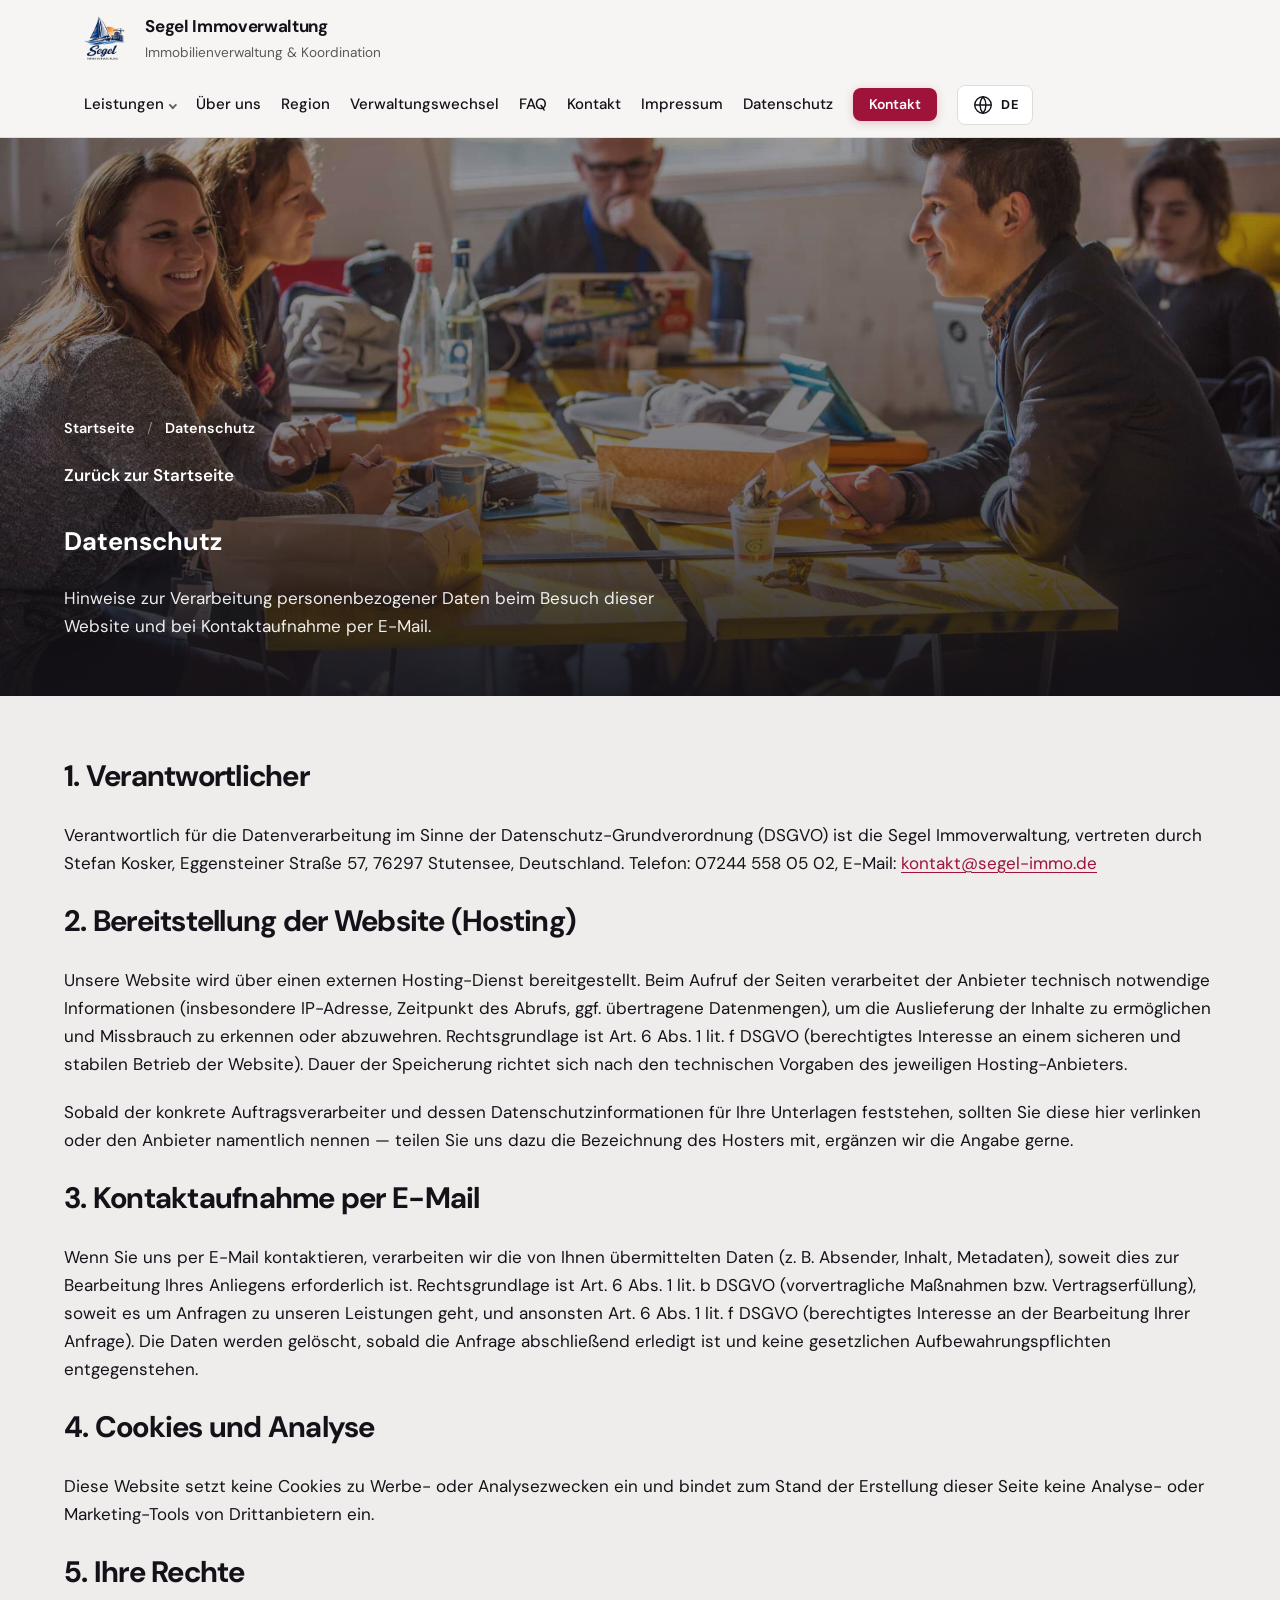
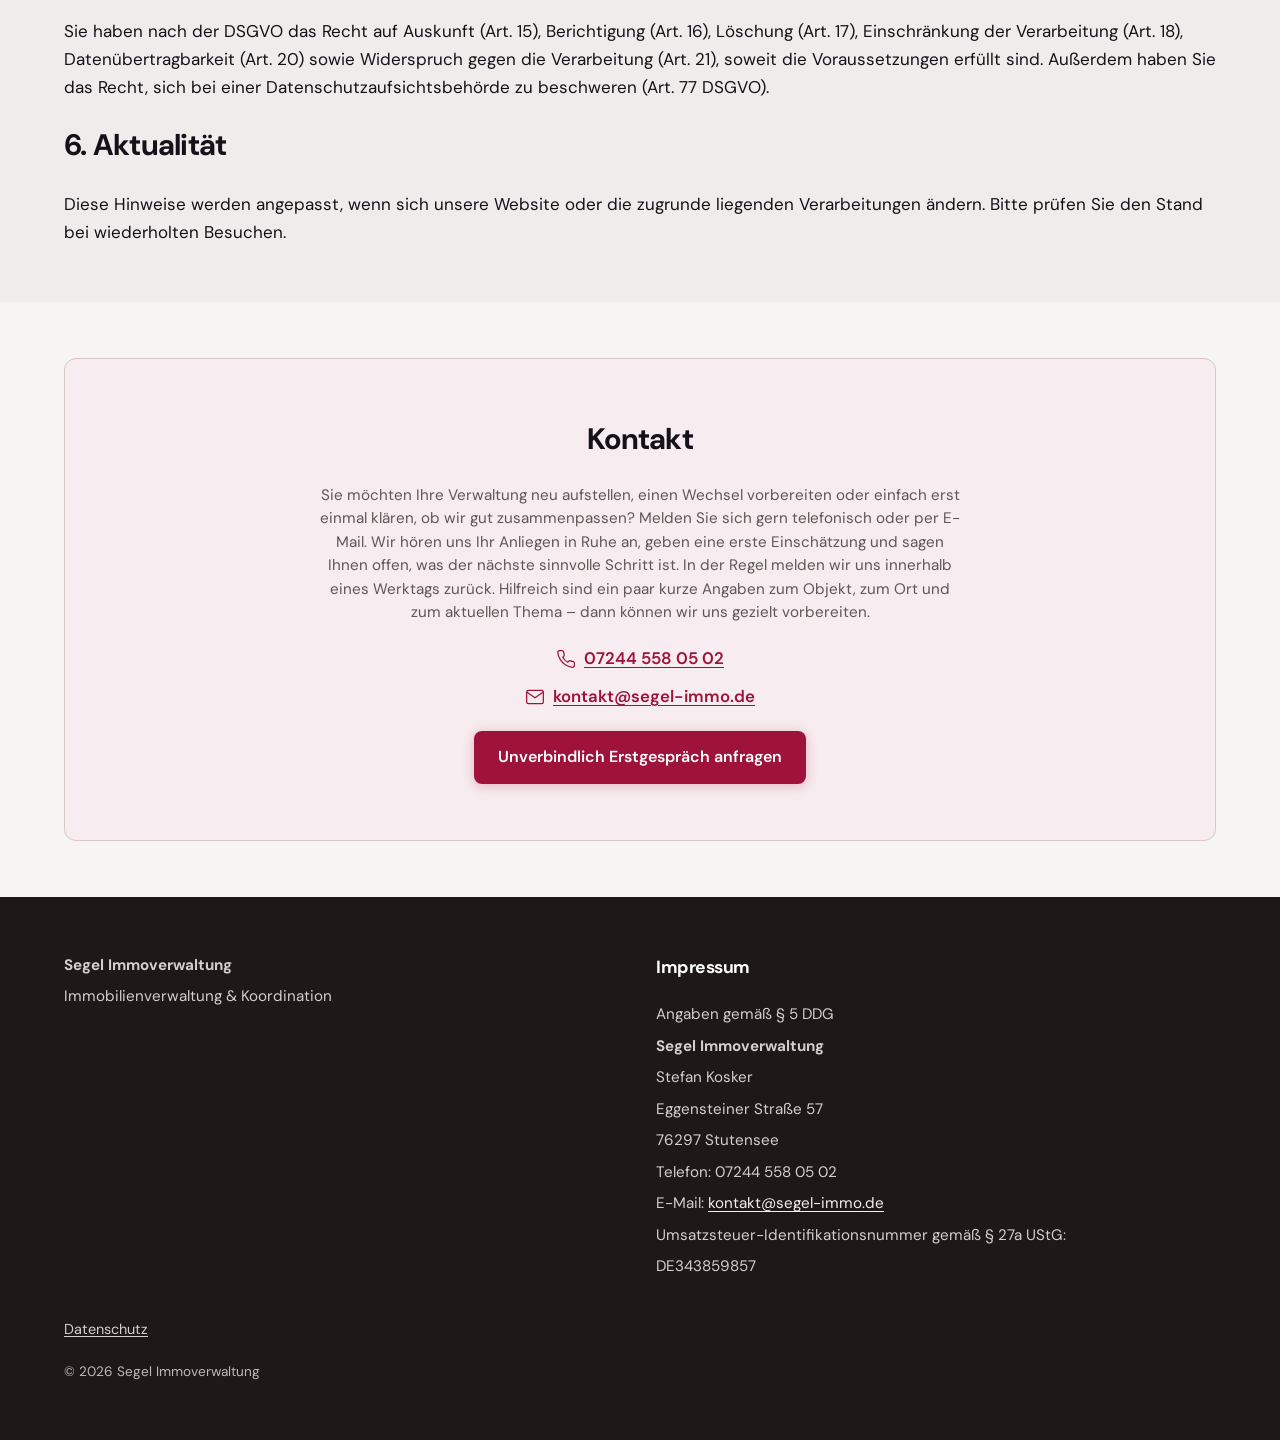
<file: datenschutz.html>
<!DOCTYPE html>
<html lang="de" class="logo-in-header">
  <head>
    <meta charset="utf-8" />
    <meta name="viewport" content="width=device-width, initial-scale=1" />
    <meta
      name="description"
      data-i18n="pagePrivacyMetaDescription"
      data-i18n-attr="content"
      content="Datenschutzhinweise der Segel Immoverwaltung: Verantwortlicher, Hosting, E-Mail-Kontakt und Ihre Rechte nach der DSGVO."
    />
    <title data-i18n="pagePrivacyMetaTitle">Datenschutz — Segel Immoverwaltung</title>
    <link rel="preconnect" href="https://fonts.googleapis.com" />
    <link rel="preconnect" href="https://fonts.gstatic.com" crossorigin />
    <link
      href="https://fonts.googleapis.com/css2?family=DM+Sans:ital,wght@0,400;0,500;0,600;0,700;1,400&display=swap"
      rel="stylesheet"
    />
    <link rel="icon" href="images/Logos/Logo-Small.png" type="image/png" />
    <link rel="canonical" href="https://segel-immo.de/datenschutz.html" />
    <link rel="alternate" hreflang="de" href="https://segel-immo.de/datenschutz.html" />
    <link rel="alternate" hreflang="en" href="https://segel-immo.de/en/datenschutz.html" />
    <link rel="alternate" hreflang="x-default" href="https://segel-immo.de/datenschutz.html" />
    <meta property="og:type" content="website" />
    <meta property="og:site_name" content="Segel Immoverwaltung" />
    <meta property="og:locale" content="de_DE" />
    <meta property="og:locale:alternate" content="en_US" />
    <meta property="og:url" content="https://segel-immo.de/datenschutz.html" />
    <meta property="og:title" content="Datenschutz — Segel Immoverwaltung" />
    <meta property="og:description" content="Datenschutzhinweise der Segel Immoverwaltung: Verantwortlicher, Hosting, E-Mail-Kontakt und Ihre Rechte nach der DSGVO." />
    <meta property="og:image" content="https://segel-immo.de/images/Logos/Logo-Small.png" />
    <meta name="twitter:card" content="summary_large_image" />
    <meta name="twitter:title" content="Datenschutz — Segel Immoverwaltung" />
    <meta name="twitter:description" content="Datenschutzhinweise der Segel Immoverwaltung: Verantwortlicher, Hosting, E-Mail-Kontakt und Ihre Rechte nach der DSGVO." />
    <meta name="twitter:image" content="https://segel-immo.de/images/Logos/Logo-Small.png" />
    <script type="application/ld+json">
      {
        "@context": "https://schema.org",
        "@graph": [
          {
            "@type": "WebSite",
            "name": "Segel Immoverwaltung",
            "url": "https://segel-immo.de/",
            "publisher": {
              "@type": "Organization",
              "name": "Segel Immoverwaltung",
              "url": "https://segel-immo.de/"
            }
          },
          {
            "@type": "BreadcrumbList",
            "itemListElement": [
              {
                "@type": "ListItem",
                "position": 1,
                "name": "Start",
                "item": "https://segel-immo.de/"
              },
              {
                "@type": "ListItem",
                "position": 2,
                "name": "Datenschutz",
                "item": "https://segel-immo.de/datenschutz.html"
              }
            ]
          }
        ]
      }
    </script>
    <link rel="stylesheet" href="css/styles.css" />
  </head>
  <body class="page-detail" data-mail-context="home">
    <a class="skip-link" href="#main" data-i18n="skip">Zum Inhalt springen</a>

    <header class="site-header">
      <div class="header-inner">
        <a class="brand" href="index.html#top" id="top">
          <img
            src="images/Logos/Logo.png"
            width="429"
            height="456"
            alt="Segel Immoverwaltung — Logo"
            data-i18n="brandLogoAlt"
            data-i18n-attr="alt"
            decoding="async"
          />
          <span class="brand-text">
            <span class="brand-name">Segel Immoverwaltung</span>
            <span class="brand-tag" data-i18n="brandTag">Immobilienverwaltung &amp; Koordination</span>
          </span>
        </a>
        <div class="header-actions">
          <div class="nav-drawer-backdrop" aria-hidden="true"></div>
          <div class="nav-drawer" id="site-nav-drawer">
            <nav class="site-nav" data-i18n-attr="aria-label" data-i18n="navAria" aria-label="Hauptnavigation">
              <details class="nav-dropdown">
                <summary class="nav-dropdown__summary">
                  <span data-i18n="navServices">Leistungen</span>
                </summary>
                <div
                  class="nav-dropdown__panel"
                  data-i18n-attr="aria-label"
                  data-i18n="navAriaSubmenuLeistungen"
                  aria-label="Leistungen — Untermenü"
                >
                  <ul role="list">
                    <li>
                      <a href="leistungen/weg-verwaltung.html" data-i18n="navLeistungWeg">Hausverwaltung (WEG)</a>
                    </li>
                    <li>
                      <a href="leistungen/mietverwaltung.html" data-i18n="navLeistungMiet">Mietverwaltung</a>
                    </li>
                    <li>
                      <a href="leistungen/dienstleisterkoordination.html" data-i18n="navLeistungDl"
                        >Dienstleisterkoordination</a
                      >
                    </li>
                    <li>
                      <a href="leistungen/baukoordination.html" data-i18n="navLeistungBau">Baukoordination</a>
                    </li>
                  </ul>
                </div>
              </details>
              <a href="ueber-uns.html" data-i18n="navAbout">Über uns</a>
              <a href="index.html#region" data-i18n="navRegion">Region</a>
              <a href="index.html#ablauf" data-i18n="navProcess">Verwaltungswechsel</a>
              <a href="index.html#faq" data-i18n="navFaq">FAQ</a>
              <a href="#kontakt" data-i18n="navContact">Kontakt</a>
              <a href="#impressum" data-i18n="navImprint">Impressum</a>
              <a href="datenschutz.html" data-i18n="navPrivacy" aria-current="page">Datenschutz</a>
            </nav>
            <div
              class="nav-drawer__contact"
              data-i18n-attr="aria-label"
              data-i18n="contactDrawerAria"
              aria-label="Kontakt — Telefon und E-Mail"
            >
              <a
                class="nav-drawer__contact-link nav-drawer__tel"
                href="tel:+4972445580502"
                ><span class="nav-drawer__contact-icon" aria-hidden="true"
                  ><svg
                    width="20"
                    height="20"
                    viewBox="0 0 24 24"
                    fill="none"
                    stroke="currentColor"
                    stroke-width="1.5"
                  >
                    <path
                      d="M22 16.92v3a2 2 0 0 1-2.18 2 19.79 19.79 0 0 1-8.63-3.07 19.5 19.5 0 0 1-6-6 19.79 19.79 0 0 1-3.07-8.67A2 2 0 0 1 4.11 2h3a2 2 0 0 1 2 1.72 12.84 12.84 0 0 0 .7 2.81 2 2 0 0 1-.45 2.11L8.09 9.91a16 16 0 0 0 6 6l1.27-1.27a2 2 0 0 1 2.11-.45 12.84 12.84 0 0 0 2.81.7A2 2 0 0 1 22 16.92z"
                    /></svg></span
                ><span data-i18n="contactPhoneDisplay">07244 558 05 02</span></a
              >
              <a
                class="nav-drawer__contact-link nav-drawer__mail mailto-contact-link"
                href="mailto:kontakt@segel-immo.de"
                ><span class="nav-drawer__contact-icon" aria-hidden="true"
                  ><svg
                    width="20"
                    height="20"
                    viewBox="0 0 24 24"
                    fill="none"
                    stroke="currentColor"
                    stroke-width="1.5"
                  >
                    <path
                      d="M4 4h16c1.1 0 2 .9 2 2v12c0 1.1-.9 2-2 2H4c-1.1 0-2-.9-2-2V6c0-1.1.9-2 2-2z"
                    />
                    <path d="m22 6-10 7L2 6" /></svg></span
                ><span data-i18n="contactEmailDisplay">kontakt@segel-immo.de</span></a
              >
            </div>
          </div>
          <a class="btn btn--header-cta" href="#kontakt" data-i18n="navContact">Kontakt</a>
          <div class="lang-switch-wrap">
            <span class="visually-hidden" data-i18n="langToggle" id="lang-switch-label"
              >Sprache wählen</span
            >
            <button
              type="button"
              class="lang-toggle-btn"
              id="lang-toggle"
              aria-label="Sprache: Deutsch. Auf Englisch umschalten."
            >
              <svg width="22" height="22" viewBox="0 0 24 24" aria-hidden="true" fill="none" stroke="currentColor" stroke-width="1.5">
                <circle cx="12" cy="12" r="9" />
                <path d="M3 12h18M12 3a14 14 0 0 0 0 18M12 3a14 14 0 0 1 0 18" />
              </svg>
              <span id="lang-badge">DE</span>
            </button>
          </div>
          <button
            type="button"
            class="nav-toggle"
            id="nav-toggle"
            aria-expanded="false"
            aria-controls="site-nav-drawer"
            data-i18n="navOpenMenu"
            data-i18n-attr="aria-label"
          >
            <span class="nav-toggle__bars" aria-hidden="true"></span>
          </button>
        </div>
      </div>
    </header>

    <main id="main">
      <section class="detail-hero">
        <div
          class="detail-hero__parallax"
          style="background-image: url('images/carousel-images/versammlung.jpg')"
          aria-hidden="true"
        ></div>
        <div class="detail-hero__scrim" aria-hidden="true"></div>
        <div class="section-inner detail-hero__content">
          <nav
            class="detail-breadcrumb"
            aria-label="Brotkrümel"
            data-i18n-attr="aria-label"
            data-i18n="detailBreadcrumbAria"
          >
            <a href="index.html" data-i18n="detailBreadcrumbHome">Startseite</a>
            <span class="detail-breadcrumb__sep" aria-hidden="true">/</span>
            <span class="detail-breadcrumb__current">Datenschutz</span>
          </nav>
          <a class="detail-back" href="index.html" data-i18n="detailBackHome">Zurück zur Startseite</a>
          <h1>Datenschutz</h1>
          <p class="lead-muted">
            Hinweise zur Verarbeitung personenbezogener Daten beim Besuch dieser Website und bei Kontaktaufnahme per
            E-Mail.
          </p>
        </div>
      </section>

      <section class="section" aria-labelledby="privacy-heading">
        <div class="section-inner about-intro__prose">
          <h2 id="privacy-heading" class="visually-hidden">Datenschutzerklärung</h2>
          <h2>1. Verantwortlicher</h2>
          <p>
            Verantwortlich für die Datenverarbeitung im Sinne der Datenschutz-Grundverordnung (DSGVO) ist die Segel
            Immoverwaltung, vertreten durch Stefan Kosker, Eggensteiner Straße 57, 76297 Stutensee, Deutschland.
            Telefon: 07244 558 05 02, E-Mail:
            <a href="mailto:kontakt@segel-immo.de">kontakt@segel-immo.de</a>
          </p>

          <h2>2. Bereitstellung der Website (Hosting)</h2>
          <p>
            Unsere Website wird über einen externen Hosting-Dienst bereitgestellt. Beim Aufruf der Seiten verarbeitet
            der Anbieter technisch notwendige Informationen (insbesondere IP-Adresse, Zeitpunkt des Abrufs, ggf.
            übertragene Datenmengen), um die Auslieferung der Inhalte zu ermöglichen und Missbrauch zu erkennen oder
            abzuwehren. Rechtsgrundlage ist Art. 6 Abs. 1 lit. f DSGVO (berechtigtes Interesse an einem sicheren und
            stabilen Betrieb der Website). Dauer der Speicherung richtet sich nach den technischen Vorgaben des
            jeweiligen Hosting-Anbieters.
          </p>
          <p>
            Sobald der konkrete Auftragsverarbeiter und dessen Datenschutzinformationen für Ihre Unterlagen feststehen,
            sollten Sie diese hier verlinken oder den Anbieter namentlich nennen — teilen Sie uns dazu die
            Bezeichnung des Hosters mit, ergänzen wir die Angabe gerne.
          </p>

          <h2>3. Kontaktaufnahme per E-Mail</h2>
          <p>
            Wenn Sie uns per E-Mail kontaktieren, verarbeiten wir die von Ihnen übermittelten Daten (z. B. Absender,
            Inhalt, Metadaten), soweit dies zur Bearbeitung Ihres Anliegens erforderlich ist. Rechtsgrundlage ist
            Art. 6 Abs. 1 lit. b DSGVO (vorvertragliche Maßnahmen bzw. Vertragserfüllung), soweit es um Anfragen zu
            unseren Leistungen geht, und ansonsten Art. 6 Abs. 1 lit. f DSGVO (berechtigtes Interesse an der
            Bearbeitung Ihrer Anfrage). Die Daten werden gelöscht, sobald die Anfrage abschließend erledigt ist und
            keine gesetzlichen Aufbewahrungspflichten entgegenstehen.
          </p>

          <h2>4. Cookies und Analyse</h2>
          <p>
            Diese Website setzt keine Cookies zu Werbe- oder Analysezwecken ein und bindet zum Stand der Erstellung
            dieser Seite keine Analyse- oder Marketing-Tools von Drittanbietern ein.
          </p>

          <h2>5. Ihre Rechte</h2>
          <p>
            Sie haben nach der DSGVO das Recht auf Auskunft (Art. 15), Berichtigung (Art. 16), Löschung (Art. 17),
            Einschränkung der Verarbeitung (Art. 18), Datenübertragbarkeit (Art. 20) sowie Widerspruch gegen die
            Verarbeitung (Art. 21), soweit die Voraussetzungen erfüllt sind. Außerdem haben Sie das Recht, sich bei
            einer Datenschutzaufsichtsbehörde zu beschweren (Art. 77 DSGVO).
          </p>

          <h2>6. Aktualität</h2>
          <p>
            Diese Hinweise werden angepasst, wenn sich unsere Website oder die zugrunde liegenden Verarbeitungen
            ändern. Bitte prüfen Sie den Stand bei wiederholten Besuchen.
          </p>
        </div>
      </section>

      <section class="section section--fit" id="kontakt" aria-labelledby="about-contact-heading">
        <div class="section-inner">
          <div class="contact-block contact-block--detail">
            <h2 id="about-contact-heading" data-i18n="contactTitle">Kontakt</h2>
            <p class="contact-block__microcopy" data-i18n="contactMicrocopy">
              Sie möchten Ihre Verwaltung neu aufstellen, einen Wechsel vorbereiten oder einfach
              erst einmal klären, ob wir gut zusammenpassen? Melden Sie sich gern telefonisch oder
              per E-Mail. Wir hören uns Ihr Anliegen in Ruhe an, geben eine erste Einschätzung und
              sagen Ihnen offen, was der nächste sinnvolle Schritt ist. In der Regel melden wir uns
              innerhalb eines Werktags zurück. Hilfreich sind ein paar kurze Angaben zum Objekt,
              zum Ort und zum aktuellen Thema – dann können wir uns gezielt vorbereiten.
            </p>
            <div class="contact-block__channels">
              <a
                class="contact-block__channel contact-block__tel"
                href="tel:+4972445580502"
                ><span class="contact-block__channel-icon" aria-hidden="true"
                  ><svg
                    width="20"
                    height="20"
                    viewBox="0 0 24 24"
                    fill="none"
                    stroke="currentColor"
                    stroke-width="1.5"
                  >
                    <path
                      d="M22 16.92v3a2 2 0 0 1-2.18 2 19.79 19.79 0 0 1-8.63-3.07 19.5 19.5 0 0 1-6-6 19.79 19.79 0 0 1-3.07-8.67A2 2 0 0 1 4.11 2h3a2 2 0 0 1 2 1.72 12.84 12.84 0 0 0 .7 2.81 2 2 0 0 1-.45 2.11L8.09 9.91a16 16 0 0 0 6 6l1.27-1.27a2 2 0 0 1 2.11-.45 12.84 12.84 0 0 0 2.81.7A2 2 0 0 1 22 16.92z"
                    /></svg></span
                ><span data-i18n="contactPhoneDisplay">07244 558 05 02</span></a
              >
              <a
                class="contact-block__channel contact-block__email mailto-contact-link"
                href="mailto:kontakt@segel-immo.de"
                ><span class="contact-block__channel-icon" aria-hidden="true"
                  ><svg
                    width="20"
                    height="20"
                    viewBox="0 0 24 24"
                    fill="none"
                    stroke="currentColor"
                    stroke-width="1.5"
                  >
                    <path
                      d="M4 4h16c1.1 0 2 .9 2 2v12c0 1.1-.9 2-2 2H4c-1.1 0-2-.9-2-2V6c0-1.1.9-2 2-2z"
                    />
                    <path d="m22 6-10 7L2 6" /></svg></span
                ><span data-i18n="contactEmailDisplay">kontakt@segel-immo.de</span></a
              >
            </div>
            <a
              class="btn btn--primary mailto-contact-link"
              id="mailto-contact-detail"
              href="mailto:kontakt@segel-immo.de"
              >Unverbindlich Erstgespräch anfragen</a
            >
          </div>
        </div>
      </section>
    </main>

    <footer class="site-footer" id="impressum">
      <div class="section-inner">
        <div class="footer-grid">
          <div>
            <strong data-i18n="footerCompany">Segel Immoverwaltung</strong>
            <p class="footer-brand-sub" data-i18n="brandTag">Immobilienverwaltung &amp; Koordination</p>
          </div>
          <div>
            <h2 class="imprint-footer-h2" data-i18n="imprintTitle">Impressum</h2>
            <div class="impressum-content">
              <p data-i18n="imprintDdg">Angaben gemäß § 5 DDG</p>
              <p><strong data-i18n="footerCompany">Segel Immoverwaltung</strong></p>
              <p data-i18n="imprintOwnerName">Stefan Kosker</p>
              <p data-i18n="imprintStreet">Eggensteiner Straße 57</p>
              <p data-i18n="imprintCity">76297 Stutensee</p>
              <p data-i18n="imprintPhone">Telefon: 07244 558 05 02</p>
              <p>
                <span data-i18n="imprintEmailLabel">E-Mail:</span>
                <a href="mailto:kontakt@segel-immo.de" class="mailto-contact-link">kontakt@segel-immo.de</a>
              </p>
              <p data-i18n="imprintVatIntro">Umsatzsteuer-Identifikationsnummer gemäß § 27a UStG:</p>
              <p data-i18n="imprintVatId">DE343859857</p>
            </div>
          </div>
        </div>
        <p class="footer-legal-links">
          <a href="datenschutz.html" data-i18n="navPrivacy">Datenschutz</a>
        </p>
        <p class="footer-note" style="border: 0; padding-top: 0">
          © <span id="year"></span>
          <span data-i18n="footerCompany">Segel Immoverwaltung</span>
        </p>
      </div>
    </footer>

    <nav
      class="mobile-contact-bar"
      aria-label=""
      data-i18n="mobileContactBarLabel"
      data-i18n-attr="aria-label"
    >
      <a class="mobile-contact-bar__btn mobile-contact-bar__btn--call" href="tel:+4972445580502"
        ><span data-i18n="mobileContactCall">Anrufen</span></a
      >
      <a
        class="mobile-contact-bar__btn mobile-contact-bar__btn--mail mailto-contact-link"
        href="mailto:kontakt@segel-immo.de"
        ><span data-i18n="mobileContactMail">E-Mail</span></a
      >
      <a class="mobile-contact-bar__btn mobile-contact-bar__btn--request" href="#kontakt"
        ><span data-i18n="mobileContactRequest">Erstgespräch</span></a
      >
    </nav>

    <script>
      document.getElementById("year").textContent = new Date().getFullYear();
    </script>
    <script src="js/app.js"></script>
  </body>
</html>
</file>
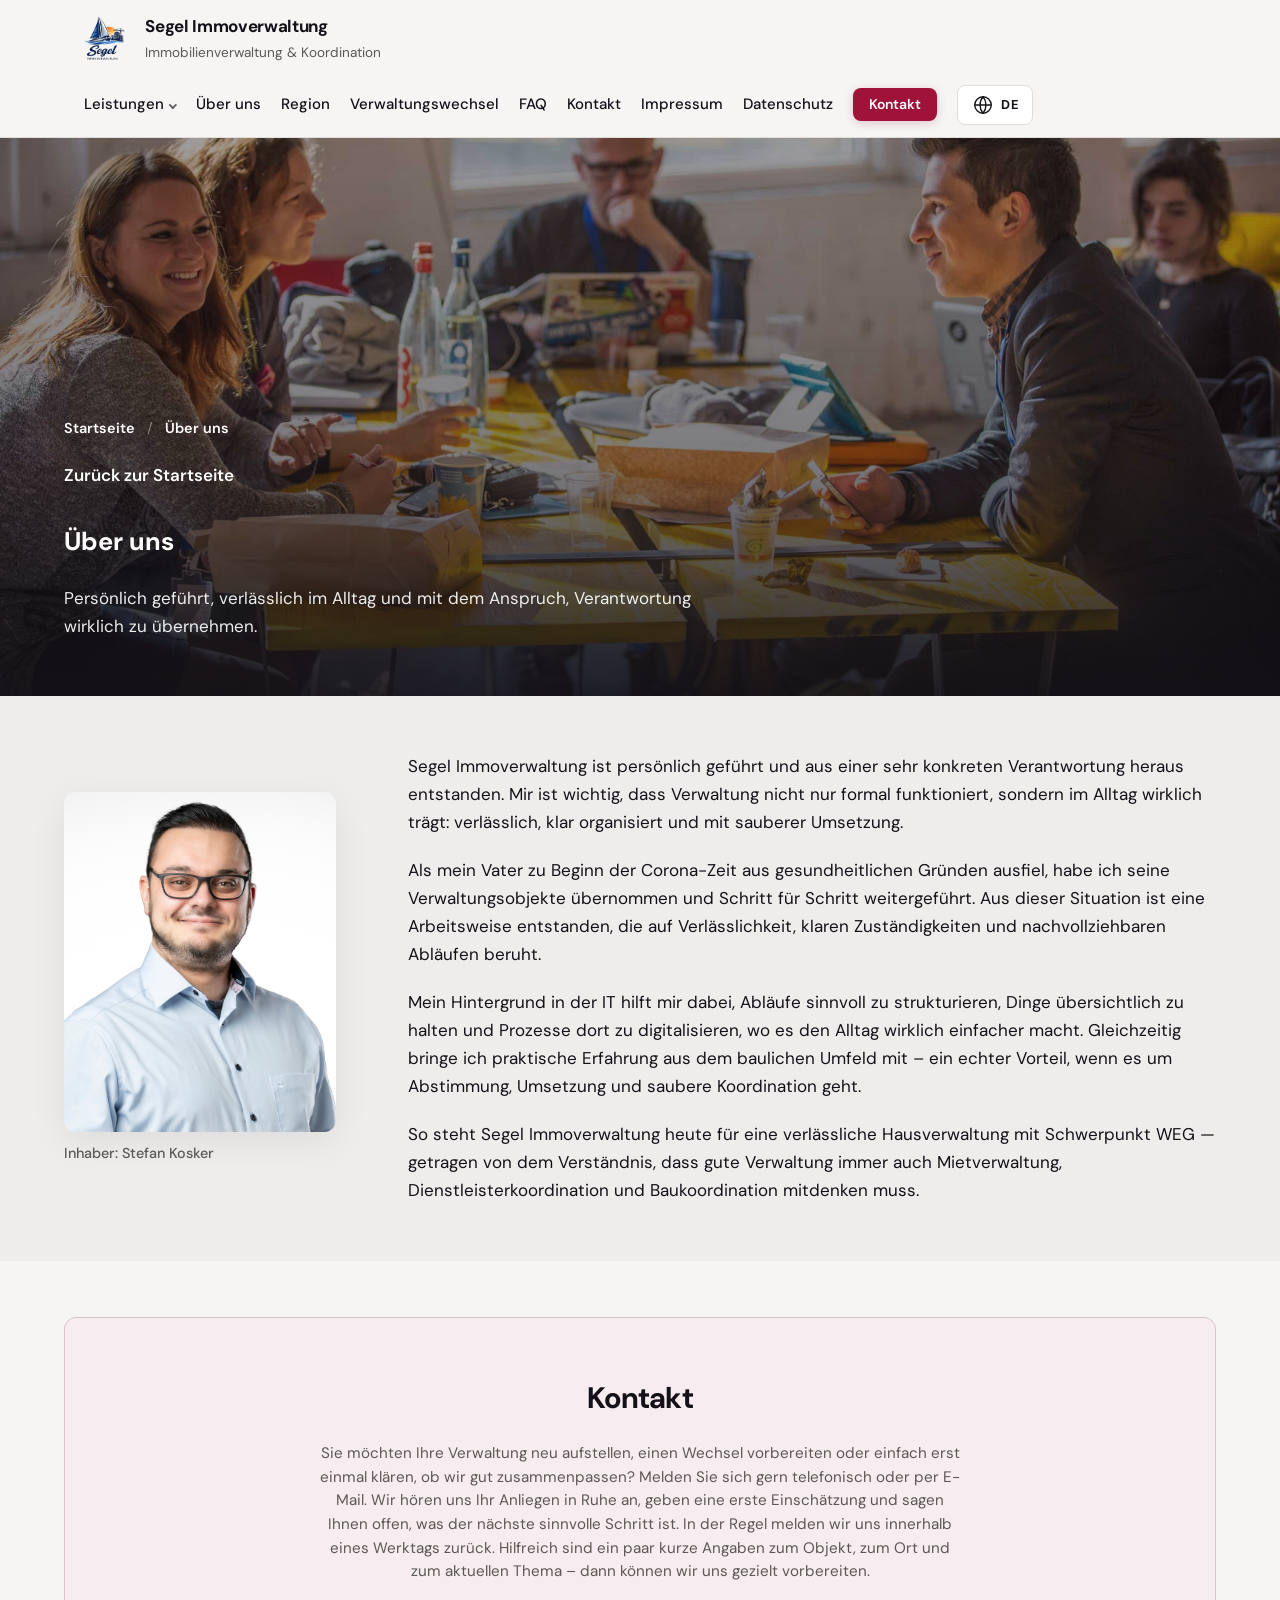
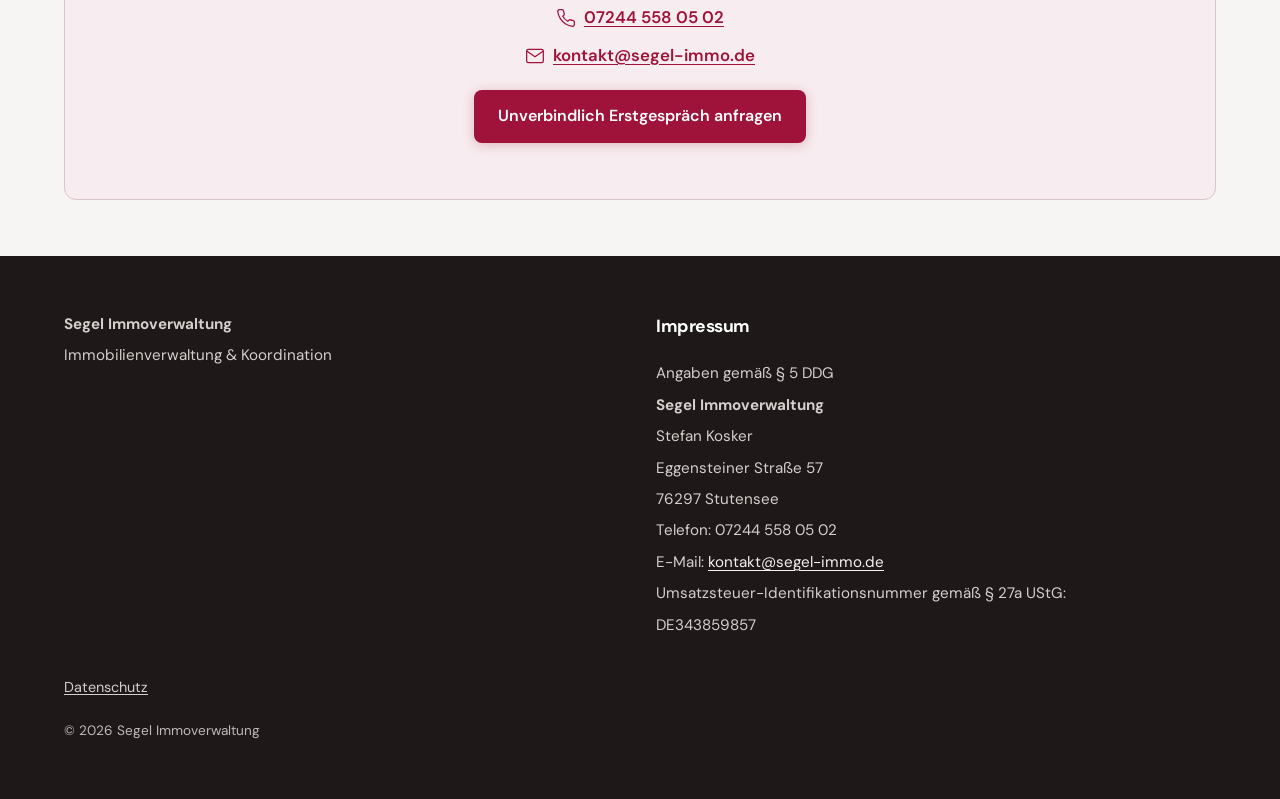
<file: ueber-uns.html>
<!DOCTYPE html>
<html lang="de" class="logo-in-header">
  <head>
    <meta charset="utf-8" />
    <meta name="viewport" content="width=device-width, initial-scale=1" />
    <meta
      name="description"
      data-i18n="pageAboutMetaDescription"
      data-i18n-attr="content"
      content="Segel Immoverwaltung: persönlich geführt, strukturierte Hausverwaltung (WEG), Mietverwaltung und Koordination in Karlsruhe und der Region."
    />
    <title data-i18n="pageAboutMetaTitle">Über uns — Segel Immoverwaltung Karlsruhe &amp; Region</title>
    <link rel="preconnect" href="https://fonts.googleapis.com" />
    <link rel="preconnect" href="https://fonts.gstatic.com" crossorigin />
    <link
      href="https://fonts.googleapis.com/css2?family=DM+Sans:ital,wght@0,400;0,500;0,600;0,700;1,400&display=swap"
      rel="stylesheet"
    />
    <link rel="icon" href="images/Logos/Logo-Small.png" type="image/png" />
    <link rel="canonical" href="https://segel-immo.de/ueber-uns.html" />
    <link rel="alternate" hreflang="de" href="https://segel-immo.de/ueber-uns.html" />
    <link rel="alternate" hreflang="en" href="https://segel-immo.de/en/ueber-uns.html" />
    <link rel="alternate" hreflang="x-default" href="https://segel-immo.de/ueber-uns.html" />
    <meta property="og:type" content="website" />
    <meta property="og:site_name" content="Segel Immoverwaltung" />
    <meta property="og:locale" content="de_DE" />
    <meta property="og:locale:alternate" content="en_US" />
    <meta property="og:url" content="https://segel-immo.de/ueber-uns.html" />
    <meta property="og:title" content="Über uns — Segel Immoverwaltung Karlsruhe &amp; Region" />
    <meta property="og:description" content="Segel Immoverwaltung: persönlich geführt, strukturierte Hausverwaltung (WEG), Mietverwaltung und Koordination in Karlsruhe und der Region." />
    <meta property="og:image" content="https://segel-immo.de/images/Logos/Logo-Small.png" />
    <meta name="twitter:card" content="summary_large_image" />
    <meta name="twitter:title" content="Über uns — Segel Immoverwaltung Karlsruhe &amp; Region" />
    <meta name="twitter:description" content="Segel Immoverwaltung: persönlich geführt, strukturierte Hausverwaltung (WEG), Mietverwaltung und Koordination in Karlsruhe und der Region." />
    <meta name="twitter:image" content="https://segel-immo.de/images/Logos/Logo-Small.png" />
    <script type="application/ld+json">
      {
        "@context": "https://schema.org",
        "@graph": [
          {
            "@type": "WebSite",
            "name": "Segel Immoverwaltung",
            "url": "https://segel-immo.de/",
            "publisher": {
              "@type": "Organization",
              "name": "Segel Immoverwaltung",
              "url": "https://segel-immo.de/"
            }
          },
          {
            "@type": "BreadcrumbList",
            "itemListElement": [
              {
                "@type": "ListItem",
                "position": 1,
                "name": "Start",
                "item": "https://segel-immo.de/"
              },
              {
                "@type": "ListItem",
                "position": 2,
                "name": "Über uns",
                "item": "https://segel-immo.de/ueber-uns.html"
              }
            ]
          }
        ]
      }
    </script>
    <link rel="stylesheet" href="css/styles.css" />
  </head>
  <body class="page-detail" data-mail-context="home">
    <a class="skip-link" href="#main" data-i18n="skip">Zum Inhalt springen</a>

    <header class="site-header">
      <div class="header-inner">
        <a class="brand" href="index.html#top" id="top">
          <img
            src="images/Logos/Logo.png"
            width="429"
            height="456"
            alt="Segel Immoverwaltung — Logo"
            data-i18n="brandLogoAlt"
            data-i18n-attr="alt"
            decoding="async"
          />
          <span class="brand-text">
            <span class="brand-name">Segel Immoverwaltung</span>
            <span class="brand-tag" data-i18n="brandTag">Immobilienverwaltung &amp; Koordination</span>
          </span>
        </a>
        <div class="header-actions">
          <div class="nav-drawer-backdrop" aria-hidden="true"></div>
          <div class="nav-drawer" id="site-nav-drawer">
            <nav class="site-nav" data-i18n-attr="aria-label" data-i18n="navAria" aria-label="Hauptnavigation">
              <details class="nav-dropdown">
                <summary class="nav-dropdown__summary">
                  <span data-i18n="navServices">Leistungen</span>
                </summary>
                <div
                  class="nav-dropdown__panel"
                  data-i18n-attr="aria-label"
                  data-i18n="navAriaSubmenuLeistungen"
                  aria-label="Leistungen — Untermenü"
                >
                  <ul role="list">
                    <li>
                      <a href="leistungen/weg-verwaltung.html" data-i18n="navLeistungWeg">Hausverwaltung (WEG)</a>
                    </li>
                    <li>
                      <a href="leistungen/mietverwaltung.html" data-i18n="navLeistungMiet">Mietverwaltung</a>
                    </li>
                    <li>
                      <a href="leistungen/dienstleisterkoordination.html" data-i18n="navLeistungDl"
                        >Dienstleisterkoordination</a
                      >
                    </li>
                    <li>
                      <a href="leistungen/baukoordination.html" data-i18n="navLeistungBau">Baukoordination</a>
                    </li>
                  </ul>
                </div>
              </details>
              <a href="ueber-uns.html" data-i18n="navAbout" aria-current="page">Über uns</a>
              <a href="index.html#region" data-i18n="navRegion">Region</a>
              <a href="index.html#ablauf" data-i18n="navProcess">Verwaltungswechsel</a>
              <a href="index.html#faq" data-i18n="navFaq">FAQ</a>
              <a href="#kontakt" data-i18n="navContact">Kontakt</a>
              <a href="#impressum" data-i18n="navImprint">Impressum</a>
              <a href="datenschutz.html" data-i18n="navPrivacy">Datenschutz</a>
            </nav>
            <div
              class="nav-drawer__contact"
              data-i18n-attr="aria-label"
              data-i18n="contactDrawerAria"
              aria-label="Kontakt — Telefon und E-Mail"
            >
              <a
                class="nav-drawer__contact-link nav-drawer__tel"
                href="tel:+4972445580502"
                ><span class="nav-drawer__contact-icon" aria-hidden="true"
                  ><svg
                    width="20"
                    height="20"
                    viewBox="0 0 24 24"
                    fill="none"
                    stroke="currentColor"
                    stroke-width="1.5"
                  >
                    <path
                      d="M22 16.92v3a2 2 0 0 1-2.18 2 19.79 19.79 0 0 1-8.63-3.07 19.5 19.5 0 0 1-6-6 19.79 19.79 0 0 1-3.07-8.67A2 2 0 0 1 4.11 2h3a2 2 0 0 1 2 1.72 12.84 12.84 0 0 0 .7 2.81 2 2 0 0 1-.45 2.11L8.09 9.91a16 16 0 0 0 6 6l1.27-1.27a2 2 0 0 1 2.11-.45 12.84 12.84 0 0 0 2.81.7A2 2 0 0 1 22 16.92z"
                    /></svg></span
                ><span data-i18n="contactPhoneDisplay">07244 558 05 02</span></a
              >
              <a
                class="nav-drawer__contact-link nav-drawer__mail mailto-contact-link"
                href="mailto:kontakt@segel-immo.de"
                ><span class="nav-drawer__contact-icon" aria-hidden="true"
                  ><svg
                    width="20"
                    height="20"
                    viewBox="0 0 24 24"
                    fill="none"
                    stroke="currentColor"
                    stroke-width="1.5"
                  >
                    <path
                      d="M4 4h16c1.1 0 2 .9 2 2v12c0 1.1-.9 2-2 2H4c-1.1 0-2-.9-2-2V6c0-1.1.9-2 2-2z"
                    />
                    <path d="m22 6-10 7L2 6" /></svg></span
                ><span data-i18n="contactEmailDisplay">kontakt@segel-immo.de</span></a
              >
            </div>
          </div>
          <a class="btn btn--header-cta" href="#kontakt" data-i18n="navContact">Kontakt</a>
          <div class="lang-switch-wrap">
            <span class="visually-hidden" data-i18n="langToggle" id="lang-switch-label"
              >Sprache wählen</span
            >
            <button
              type="button"
              class="lang-toggle-btn"
              id="lang-toggle"
              aria-label="Sprache: Deutsch. Auf Englisch umschalten."
            >
              <svg width="22" height="22" viewBox="0 0 24 24" aria-hidden="true" fill="none" stroke="currentColor" stroke-width="1.5">
                <circle cx="12" cy="12" r="9" />
                <path d="M3 12h18M12 3a14 14 0 0 0 0 18M12 3a14 14 0 0 1 0 18" />
              </svg>
              <span id="lang-badge">DE</span>
            </button>
          </div>
          <button
            type="button"
            class="nav-toggle"
            id="nav-toggle"
            aria-expanded="false"
            aria-controls="site-nav-drawer"
            data-i18n="navOpenMenu"
            data-i18n-attr="aria-label"
          >
            <span class="nav-toggle__bars" aria-hidden="true"></span>
          </button>
        </div>
      </div>
    </header>

    <main id="main">
      <section class="detail-hero">
        <div
          class="detail-hero__parallax"
          style="background-image: url('images/carousel-images/versammlung.jpg')"
          aria-hidden="true"
        ></div>
        <div class="detail-hero__scrim" aria-hidden="true"></div>
        <div class="section-inner detail-hero__content">
          <nav
            class="detail-breadcrumb"
            aria-label="Brotkrümel"
            data-i18n-attr="aria-label"
            data-i18n="detailBreadcrumbAria"
          >
            <a href="index.html" data-i18n="detailBreadcrumbHome">Startseite</a>
            <span class="detail-breadcrumb__sep" aria-hidden="true">/</span>
            <span class="detail-breadcrumb__current" data-i18n="pageAboutH1">Über uns</span>
          </nav>
          <a class="detail-back" href="index.html" data-i18n="detailBackHome">Zurück zur Startseite</a>
          <h1 data-i18n="pageAboutH1">Über uns</h1>
          <p class="lead-muted" data-i18n="pageAboutLead">
            Persönlich geführt, verlässlich im Alltag und mit dem Anspruch, Verantwortung wirklich zu
            übernehmen.
          </p>
        </div>
      </section>

      <section class="section" aria-labelledby="about-heading">
        <div class="section-inner">
          <h2 id="about-heading" class="visually-hidden" data-i18n="pageAboutSectionHeading">
            Stefan Kosker
          </h2>
          <div class="about-intro">
            <figure class="about-intro__figure">
              <img
                class="about-intro__img"
                src="images/stefan_white-background-cropped.jpg"
                width="640"
                height="800"
                alt="Stefan Kosker"
                data-i18n="pageAboutImgAlt"
                data-i18n-attr="alt"
                decoding="async"
              />
              <figcaption class="about-intro__caption" data-i18n="pageAboutImgCaption">
                Inhaber: Stefan Kosker
              </figcaption>
            </figure>
            <div class="about-intro__prose">
              <p data-i18n="pageAboutP1">
                Segel Immoverwaltung ist persönlich geführt und aus einer sehr konkreten Verantwortung heraus
                entstanden. Mir ist wichtig, dass Verwaltung nicht nur formal funktioniert, sondern im Alltag
                wirklich trägt: verlässlich, klar organisiert und mit sauberer Umsetzung.
              </p>
              <p data-i18n="pageAboutP2">
                Als mein Vater zu Beginn der Corona-Zeit aus gesundheitlichen Gründen ausfiel, habe ich seine
                Verwaltungsobjekte übernommen und Schritt für Schritt weitergeführt. Aus dieser Situation ist eine
                Arbeitsweise entstanden, die auf Verlässlichkeit, klaren Zuständigkeiten und nachvollziehbaren
                Abläufen beruht.
              </p>
              <p data-i18n="pageAboutP3">
                Mein Hintergrund in der IT hilft mir dabei, Abläufe sinnvoll zu strukturieren, Dinge übersichtlich zu
                halten und Prozesse dort zu digitalisieren, wo es den Alltag wirklich einfacher macht. Gleichzeitig
                bringe ich praktische Erfahrung aus dem baulichen Umfeld mit – ein echter Vorteil, wenn es um
                Abstimmung, Umsetzung und saubere Koordination geht.
              </p>
              <p data-i18n="pageAboutP4">
                So steht Segel Immoverwaltung heute für eine verlässliche Hausverwaltung mit Schwerpunkt WEG —
                getragen von dem Verständnis, dass gute Verwaltung immer auch Mietverwaltung,
                Dienstleisterkoordination und Baukoordination mitdenken muss.
              </p>
            </div>
          </div>
        </div>
      </section>

      <section class="section section--fit" id="kontakt" aria-labelledby="about-contact-heading">
        <div class="section-inner">
          <div class="contact-block contact-block--detail">
            <h2 id="about-contact-heading" data-i18n="contactTitle">Kontakt</h2>
            <p class="contact-block__microcopy" data-i18n="contactMicrocopy">
              Sie möchten Ihre Verwaltung neu aufstellen, einen Wechsel vorbereiten oder einfach
              erst einmal klären, ob wir gut zusammenpassen? Melden Sie sich gern telefonisch oder
              per E-Mail. Wir hören uns Ihr Anliegen in Ruhe an, geben eine erste Einschätzung und
              sagen Ihnen offen, was der nächste sinnvolle Schritt ist. In der Regel melden wir uns
              innerhalb eines Werktags zurück. Hilfreich sind ein paar kurze Angaben zum Objekt,
              zum Ort und zum aktuellen Thema – dann können wir uns gezielt vorbereiten.
            </p>
            <div class="contact-block__channels">
              <a
                class="contact-block__channel contact-block__tel"
                href="tel:+4972445580502"
                ><span class="contact-block__channel-icon" aria-hidden="true"
                  ><svg
                    width="20"
                    height="20"
                    viewBox="0 0 24 24"
                    fill="none"
                    stroke="currentColor"
                    stroke-width="1.5"
                  >
                    <path
                      d="M22 16.92v3a2 2 0 0 1-2.18 2 19.79 19.79 0 0 1-8.63-3.07 19.5 19.5 0 0 1-6-6 19.79 19.79 0 0 1-3.07-8.67A2 2 0 0 1 4.11 2h3a2 2 0 0 1 2 1.72 12.84 12.84 0 0 0 .7 2.81 2 2 0 0 1-.45 2.11L8.09 9.91a16 16 0 0 0 6 6l1.27-1.27a2 2 0 0 1 2.11-.45 12.84 12.84 0 0 0 2.81.7A2 2 0 0 1 22 16.92z"
                    /></svg></span
                ><span data-i18n="contactPhoneDisplay">07244 558 05 02</span></a
              >
              <a
                class="contact-block__channel contact-block__email mailto-contact-link"
                href="mailto:kontakt@segel-immo.de"
                ><span class="contact-block__channel-icon" aria-hidden="true"
                  ><svg
                    width="20"
                    height="20"
                    viewBox="0 0 24 24"
                    fill="none"
                    stroke="currentColor"
                    stroke-width="1.5"
                  >
                    <path
                      d="M4 4h16c1.1 0 2 .9 2 2v12c0 1.1-.9 2-2 2H4c-1.1 0-2-.9-2-2V6c0-1.1.9-2 2-2z"
                    />
                    <path d="m22 6-10 7L2 6" /></svg></span
                ><span data-i18n="contactEmailDisplay">kontakt@segel-immo.de</span></a
              >
            </div>
            <a
              class="btn btn--primary mailto-contact-link"
              id="mailto-contact-detail"
              href="mailto:kontakt@segel-immo.de"
              >Unverbindlich Erstgespräch anfragen</a
            >
          </div>
        </div>
      </section>
    </main>

    <footer class="site-footer" id="impressum">
      <div class="section-inner">
        <div class="footer-grid">
          <div>
            <strong data-i18n="footerCompany">Segel Immoverwaltung</strong>
            <p class="footer-brand-sub" data-i18n="brandTag">Immobilienverwaltung &amp; Koordination</p>
          </div>
          <div>
            <h2 class="imprint-footer-h2" data-i18n="imprintTitle">Impressum</h2>
            <div class="impressum-content">
              <p data-i18n="imprintDdg">Angaben gemäß § 5 DDG</p>
              <p><strong data-i18n="footerCompany">Segel Immoverwaltung</strong></p>
              <p data-i18n="imprintOwnerName">Stefan Kosker</p>
              <p data-i18n="imprintStreet">Eggensteiner Straße 57</p>
              <p data-i18n="imprintCity">76297 Stutensee</p>
              <p data-i18n="imprintPhone">Telefon: 07244 558 05 02</p>
              <p>
                <span data-i18n="imprintEmailLabel">E-Mail:</span>
                <a href="mailto:kontakt@segel-immo.de" class="mailto-contact-link">kontakt@segel-immo.de</a>
              </p>
              <p data-i18n="imprintVatIntro">Umsatzsteuer-Identifikationsnummer gemäß § 27a UStG:</p>
              <p data-i18n="imprintVatId">DE343859857</p>
            </div>
          </div>
        </div>
        <p class="footer-legal-links">
          <a href="datenschutz.html" data-i18n="navPrivacy">Datenschutz</a>
        </p>
        <p class="footer-note" style="border: 0; padding-top: 0">
          © <span id="year"></span>
          <span data-i18n="footerCompany">Segel Immoverwaltung</span>
        </p>
      </div>
    </footer>

    <nav
      class="mobile-contact-bar"
      aria-label=""
      data-i18n="mobileContactBarLabel"
      data-i18n-attr="aria-label"
    >
      <a class="mobile-contact-bar__btn mobile-contact-bar__btn--call" href="tel:+4972445580502"
        ><span data-i18n="mobileContactCall">Anrufen</span></a
      >
      <a
        class="mobile-contact-bar__btn mobile-contact-bar__btn--mail mailto-contact-link"
        href="mailto:kontakt@segel-immo.de"
        ><span data-i18n="mobileContactMail">E-Mail</span></a
      >
      <a class="mobile-contact-bar__btn mobile-contact-bar__btn--request" href="#kontakt"
        ><span data-i18n="mobileContactRequest">Erstgespräch</span></a
      >
    </nav>

    <script>
      document.getElementById("year").textContent = new Date().getFullYear();
    </script>
    <script src="js/app.js"></script>
  </body>
</html>
</file>
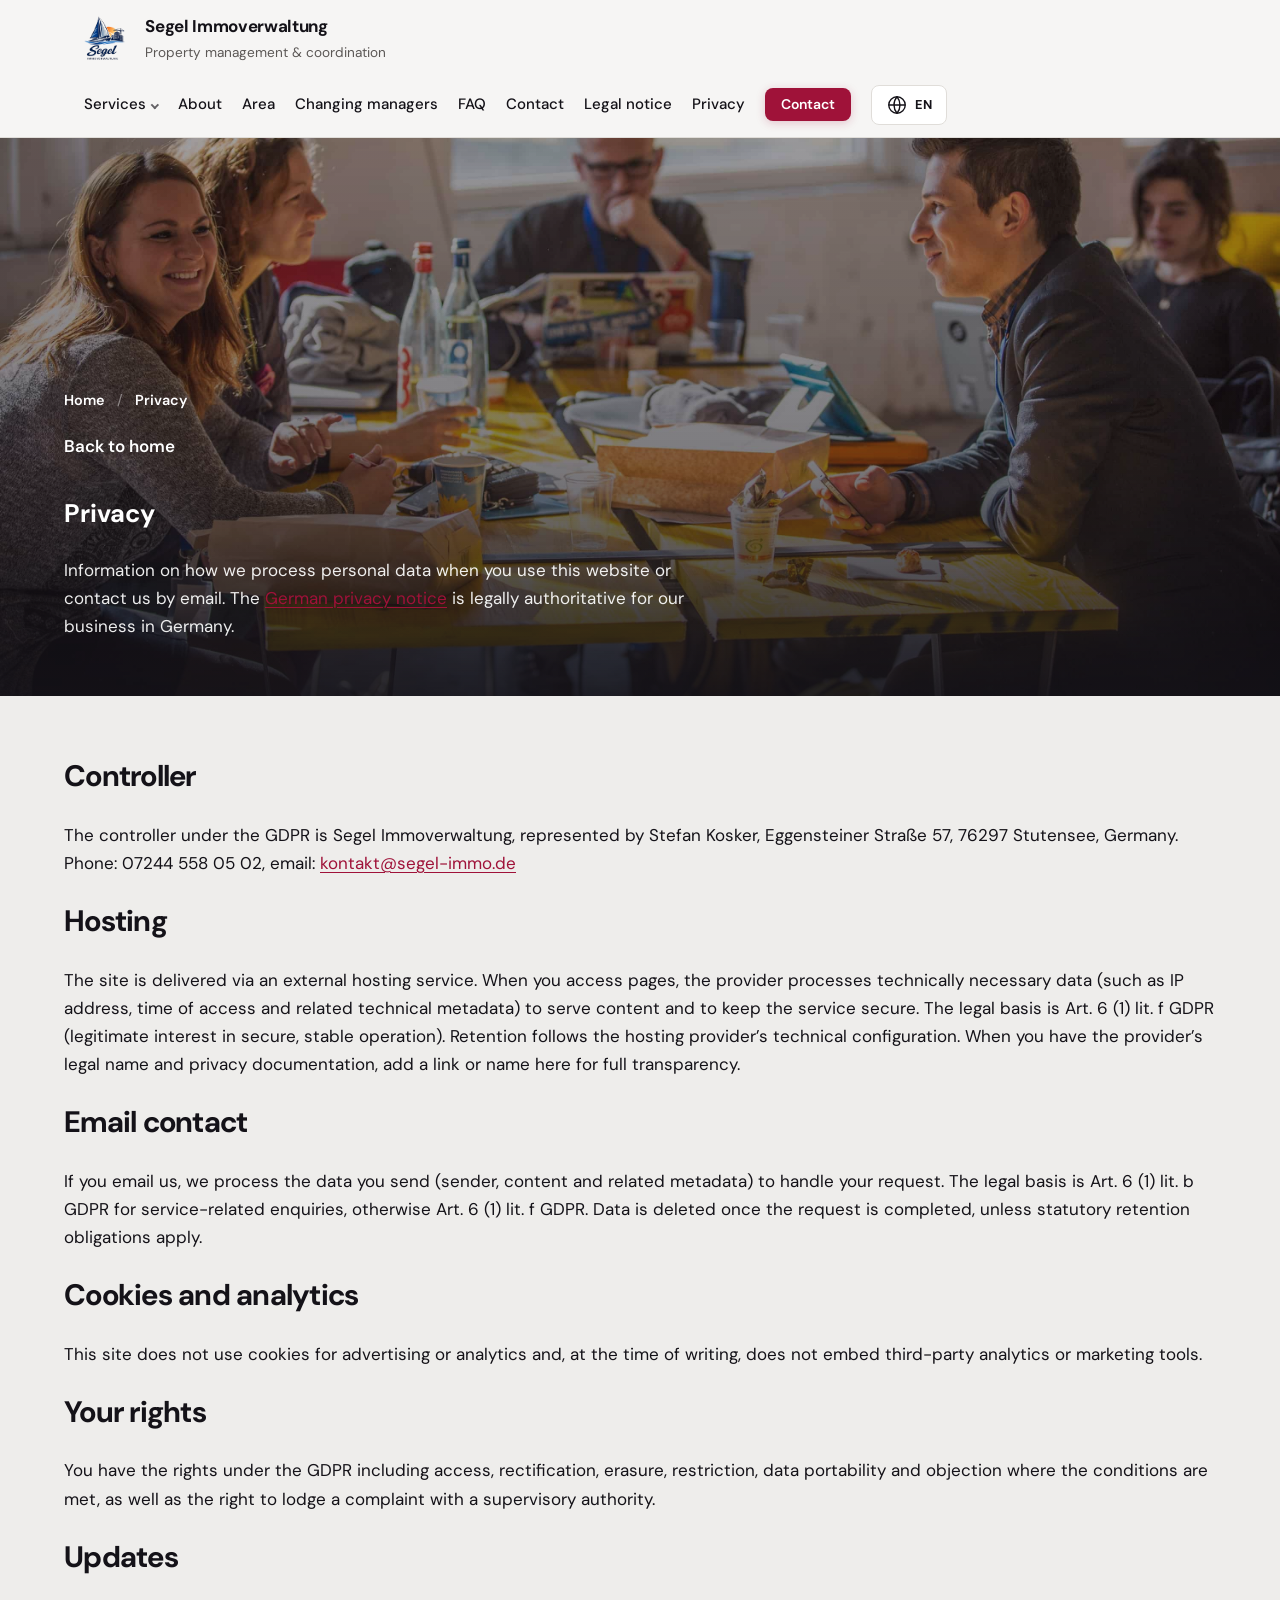
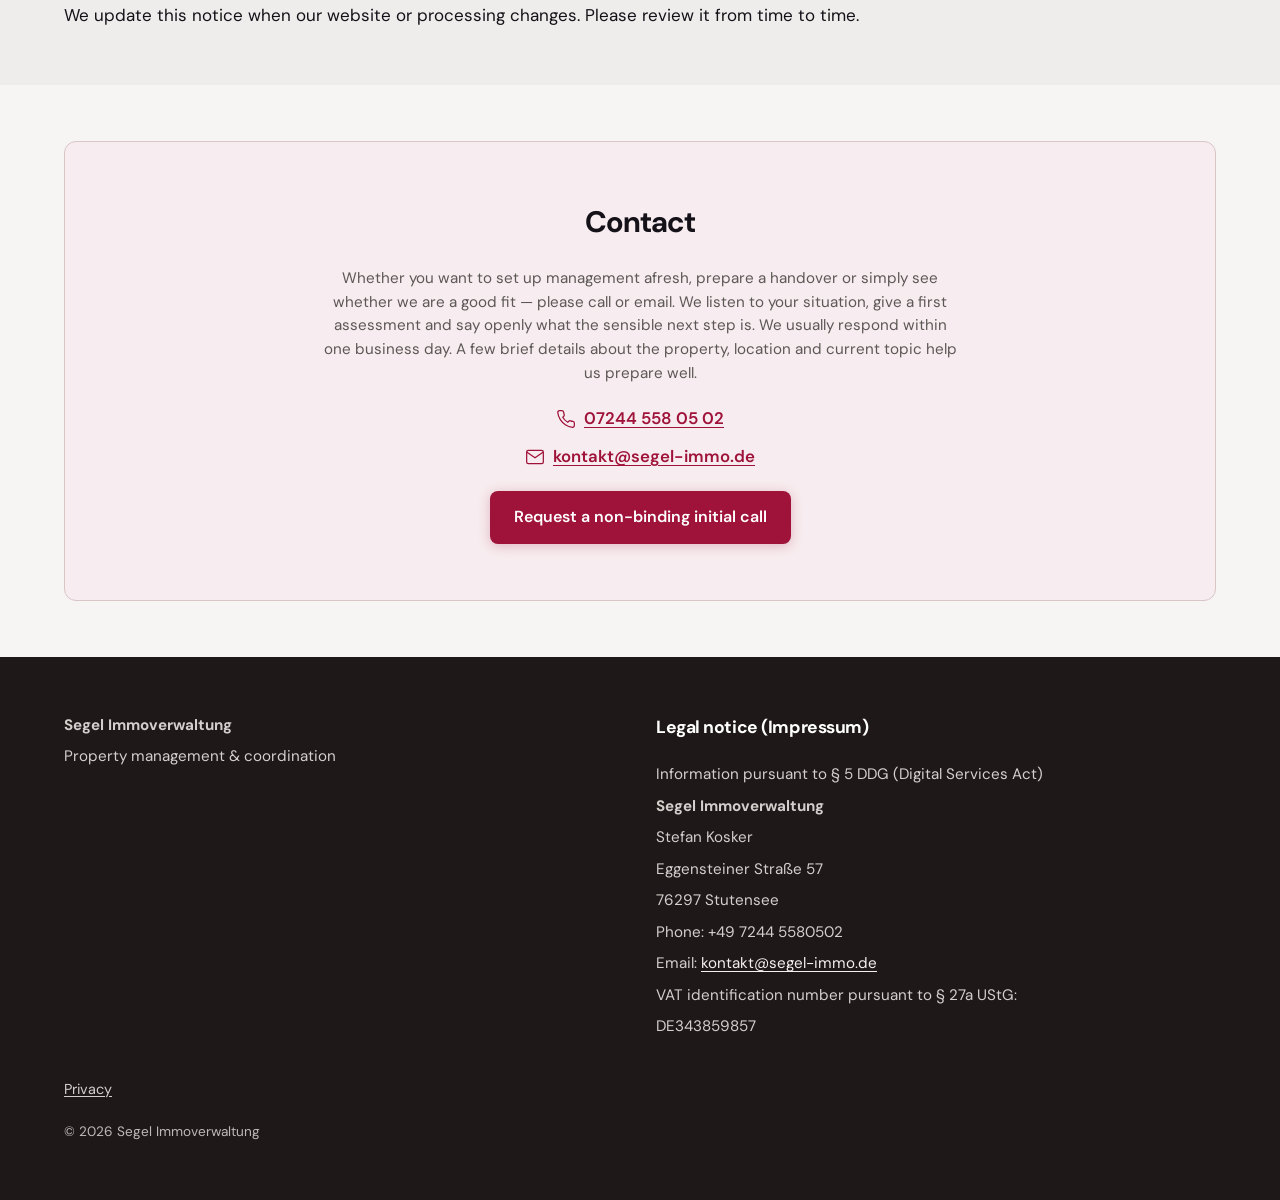
<file: en/datenschutz.html>
<!DOCTYPE html>
<html lang="en" class="logo-in-header">
  <head>
    <meta charset="utf-8" />
    <meta name="viewport" content="width=device-width, initial-scale=1" />
    <meta
      name="description"
      data-i18n="pagePrivacyMetaDescription"
      data-i18n-attr="content"
      content="Privacy information for Segel Immoverwaltung: controller, hosting, email contact and your rights under the GDPR. The German version is legally authoritative."
    />
    <title data-i18n="pagePrivacyMetaTitle">Privacy — Segel Immoverwaltung</title>
    <link rel="preconnect" href="https://fonts.googleapis.com" />
    <link rel="preconnect" href="https://fonts.gstatic.com" crossorigin />
    <link
      href="https://fonts.googleapis.com/css2?family=DM+Sans:ital,wght@0,400;0,500;0,600;0,700;1,400&display=swap"
      rel="stylesheet"
    />
    <link rel="icon" href="../images/Logos/Logo-Small.png" type="image/png" />
    <link rel="canonical" href="https://segel-immo.de/en/datenschutz.html" />
    <link rel="alternate" hreflang="de" href="https://segel-immo.de/datenschutz.html" />
    <link rel="alternate" hreflang="en" href="https://segel-immo.de/en/datenschutz.html" />
    <link rel="alternate" hreflang="x-default" href="https://segel-immo.de/datenschutz.html" />
    <meta property="og:type" content="website" />
    <meta property="og:site_name" content="Segel Immoverwaltung" />
    <meta property="og:locale" content="en_US" />
    <meta property="og:locale:alternate" content="de_DE" />
    <meta property="og:url" content="https://segel-immo.de/en/datenschutz.html" />
    <meta property="og:title" content="Privacy — Segel Immoverwaltung" />
    <meta property="og:description" content="Privacy information for Segel Immoverwaltung: controller, hosting, email contact and your rights under the GDPR. The German version is legally authoritative." />
    <meta property="og:image" content="https://segel-immo.de/images/Logos/Logo-Small.png" />
    <meta name="twitter:card" content="summary_large_image" />
    <meta name="twitter:title" content="Privacy — Segel Immoverwaltung" />
    <meta name="twitter:description" content="Privacy information for Segel Immoverwaltung: controller, hosting, email contact and your rights under the GDPR. The German version is legally authoritative." />
    <meta name="twitter:image" content="https://segel-immo.de/images/Logos/Logo-Small.png" />
    <script type="application/ld+json">
      {
        "@context": "https://schema.org",
        "@graph": [
          {
            "@type": "WebSite",
            "name": "Segel Immoverwaltung",
            "url": "https://segel-immo.de/",
            "publisher": {
              "@type": "Organization",
              "name": "Segel Immoverwaltung",
              "url": "https://segel-immo.de/"
            }
          },
          {
            "@type": "BreadcrumbList",
            "itemListElement": [
              {
                "@type": "ListItem",
                "position": 1,
                "name": "Home",
                "item": "https://segel-immo.de/en/index.html"
              },
              {
                "@type": "ListItem",
                "position": 2,
                "name": "Privacy",
                "item": "https://segel-immo.de/en/datenschutz.html"
              }
            ]
          }
        ]
      }
    </script>
    <link rel="stylesheet" href="../css/styles.css" />
  </head>
  <body class="page-detail" data-mail-context="home">
    <a class="skip-link" href="#main" data-i18n="skip">Skip to content</a>

    <header class="site-header">
      <div class="header-inner">
        <a class="brand" href="index.html#top" id="top">
          <img
            src="../images/Logos/Logo.png"
            width="429"
            height="456"
            alt="Segel Immoverwaltung — Logo"
            data-i18n="brandLogoAlt"
            data-i18n-attr="alt"
            decoding="async"
          />
          <span class="brand-text">
            <span class="brand-name">Segel Immoverwaltung</span>
            <span class="brand-tag" data-i18n="brandTag">Immobilienverwaltung &amp; Koordination</span>
          </span>
        </a>
        <div class="header-actions">
          <div class="nav-drawer-backdrop" aria-hidden="true"></div>
          <div class="nav-drawer" id="site-nav-drawer">
            <nav class="site-nav" data-i18n-attr="aria-label" data-i18n="navAria" aria-label="Main navigation">
              <details class="nav-dropdown">
                <summary class="nav-dropdown__summary">
                  <span data-i18n="navServices">Services</span>
                </summary>
                <div
                  class="nav-dropdown__panel"
                  data-i18n-attr="aria-label"
                  data-i18n="navAriaSubmenuLeistungen"
                  aria-label="Services — submenu"
                >
                  <ul role="list">
                    <li>
                      <a href="leistungen/weg-verwaltung.html" data-i18n="navLeistungWeg">Hausverwaltung (WEG)</a>
                    </li>
                    <li>
                      <a href="leistungen/mietverwaltung.html" data-i18n="navLeistungMiet">Mietverwaltung</a>
                    </li>
                    <li>
                      <a href="leistungen/dienstleisterkoordination.html" data-i18n="navLeistungDl"
                        >Dienstleisterkoordination</a
                      >
                    </li>
                    <li>
                      <a href="leistungen/baukoordination.html" data-i18n="navLeistungBau">Baukoordination</a>
                    </li>
                  </ul>
                </div>
              </details>
              <a href="ueber-uns.html" data-i18n="navAbout">About</a>
              <a href="index.html#region" data-i18n="navRegion">Region</a>
              <a href="index.html#ablauf" data-i18n="navProcess">Changing property manager</a>
              <a href="index.html#faq" data-i18n="navFaq">FAQ</a>
              <a href="#kontakt" data-i18n="navContact">Contact</a>
              <a href="#impressum" data-i18n="navImprint">Legal notice</a>
              <a href="datenschutz.html" data-i18n="navPrivacy" aria-current="page">Privacy</a>
            </nav>
            <div
              class="nav-drawer__contact"
              data-i18n-attr="aria-label"
              data-i18n="contactDrawerAria"
              aria-label="Contact — phone and email"
            >
              <a
                class="nav-drawer__contact-link nav-drawer__tel"
                href="tel:+4972445580502"
                ><span class="nav-drawer__contact-icon" aria-hidden="true"
                  ><svg
                    width="20"
                    height="20"
                    viewBox="0 0 24 24"
                    fill="none"
                    stroke="currentColor"
                    stroke-width="1.5"
                  >
                    <path
                      d="M22 16.92v3a2 2 0 0 1-2.18 2 19.79 19.79 0 0 1-8.63-3.07 19.5 19.5 0 0 1-6-6 19.79 19.79 0 0 1-3.07-8.67A2 2 0 0 1 4.11 2h3a2 2 0 0 1 2 1.72 12.84 12.84 0 0 0 .7 2.81 2 2 0 0 1-.45 2.11L8.09 9.91a16 16 0 0 0 6 6l1.27-1.27a2 2 0 0 1 2.11-.45 12.84 12.84 0 0 0 2.81.7A2 2 0 0 1 22 16.92z"
                    /></svg></span
                ><span data-i18n="contactPhoneDisplay">07244 558 05 02</span></a
              >
              <a
                class="nav-drawer__contact-link nav-drawer__mail mailto-contact-link"
                href="mailto:kontakt@segel-immo.de"
                ><span class="nav-drawer__contact-icon" aria-hidden="true"
                  ><svg
                    width="20"
                    height="20"
                    viewBox="0 0 24 24"
                    fill="none"
                    stroke="currentColor"
                    stroke-width="1.5"
                  >
                    <path
                      d="M4 4h16c1.1 0 2 .9 2 2v12c0 1.1-.9 2-2 2H4c-1.1 0-2-.9-2-2V6c0-1.1.9-2 2-2z"
                    />
                    <path d="m22 6-10 7L2 6" /></svg></span
                ><span data-i18n="contactEmailDisplay">kontakt@segel-immo.de</span></a
              >
            </div>
          </div>
          <a class="btn btn--header-cta" href="#kontakt" data-i18n="navContact">Contact</a>
          <div class="lang-switch-wrap">
            <span class="visually-hidden" data-i18n="langToggle" id="lang-switch-label"
              >Choose language</span
            >
            <button
              type="button"
              class="lang-toggle-btn"
              id="lang-toggle"
              aria-label="Language: English. Switch to German."
            >
              <svg width="22" height="22" viewBox="0 0 24 24" aria-hidden="true" fill="none" stroke="currentColor" stroke-width="1.5">
                <circle cx="12" cy="12" r="9" />
                <path d="M3 12h18M12 3a14 14 0 0 0 0 18M12 3a14 14 0 0 1 0 18" />
              </svg>
              <span id="lang-badge">EN</span>
            </button>
          </div>
          <button
            type="button"
            class="nav-toggle"
            id="nav-toggle"
            aria-expanded="false"
            aria-controls="site-nav-drawer"
            data-i18n="navOpenMenu"
            data-i18n-attr="aria-label"
          >
            <span class="nav-toggle__bars" aria-hidden="true"></span>
          </button>
        </div>
      </div>
    </header>

    <main id="main">
      <section class="detail-hero">
        <div
          class="detail-hero__parallax"
          style="background-image: url('../images/carousel-images/versammlung.jpg')"
          aria-hidden="true"
        ></div>
        <div class="detail-hero__scrim" aria-hidden="true"></div>
        <div class="section-inner detail-hero__content">
          <nav
            class="detail-breadcrumb"
            aria-label="Breadcrumb"
            data-i18n-attr="aria-label"
            data-i18n="detailBreadcrumbAria"
          >
            <a href="index.html" data-i18n="detailBreadcrumbHome">Home</a>
            <span class="detail-breadcrumb__sep" aria-hidden="true">/</span>
            <span class="detail-breadcrumb__current">Privacy</span>
          </nav>
          <a class="detail-back" href="index.html" data-i18n="detailBackHome">Back to home</a>
          <h1>Privacy</h1>
          <p class="lead-muted">
            Information on how we process personal data when you use this website or contact us by email. The
            <a href="../datenschutz.html">German privacy notice</a> is legally authoritative for our business in
            Germany.
          </p>
        </div>
      </section>

      <section class="section" aria-labelledby="privacy-heading">
        <div class="section-inner about-intro__prose">
          <h2 id="privacy-heading" class="visually-hidden">Privacy notice</h2>
          <h2>Controller</h2>
          <p>
            The controller under the GDPR is Segel Immoverwaltung, represented by Stefan Kosker, Eggensteiner Straße
            57, 76297 Stutensee, Germany. Phone: 07244 558 05 02, email:
            <a href="mailto:kontakt@segel-immo.de">kontakt@segel-immo.de</a>
          </p>

          <h2>Hosting</h2>
          <p>
            The site is delivered via an external hosting service. When you access pages, the provider processes
            technically necessary data (such as IP address, time of access and related technical metadata) to serve
            content and to keep the service secure. The legal basis is Art. 6 (1) lit. f GDPR (legitimate interest in
            secure, stable operation). Retention follows the hosting provider’s technical configuration. When you have
            the provider’s legal name and privacy documentation, add a link or name here for full transparency.
          </p>

          <h2>Email contact</h2>
          <p>
            If you email us, we process the data you send (sender, content and related metadata) to handle your
            request. The legal basis is Art. 6 (1) lit. b GDPR for service-related enquiries, otherwise Art. 6 (1)
            lit. f GDPR. Data is deleted once the request is completed, unless statutory retention obligations apply.
          </p>

          <h2>Cookies and analytics</h2>
          <p>
            This site does not use cookies for advertising or analytics and, at the time of writing, does not embed
            third-party analytics or marketing tools.
          </p>

          <h2>Your rights</h2>
          <p>
            You have the rights under the GDPR including access, rectification, erasure, restriction, data
            portability and objection where the conditions are met, as well as the right to lodge a complaint with a
            supervisory authority.
          </p>

          <h2>Updates</h2>
          <p>We update this notice when our website or processing changes. Please review it from time to time.</p>
        </div>
      </section>

      <section class="section section--fit" id="kontakt" aria-labelledby="about-contact-heading">
        <div class="section-inner">
          <div class="contact-block contact-block--detail">
            <h2 id="about-contact-heading" data-i18n="contactTitle">Contact</h2>
            <p class="contact-block__microcopy" data-i18n="contactMicrocopy">
              Whether you want to set up management afresh, prepare a handover or simply see whether we are a good fit
              — please call or email. We listen to your situation, give a first assessment and say openly what the
              sensible next step is. We usually respond within one business day. A few brief details about the
              property, location and current topic help us prepare well.
            </p>
            <div class="contact-block__channels">
              <a
                class="contact-block__channel contact-block__tel"
                href="tel:+4972445580502"
                ><span class="contact-block__channel-icon" aria-hidden="true"
                  ><svg
                    width="20"
                    height="20"
                    viewBox="0 0 24 24"
                    fill="none"
                    stroke="currentColor"
                    stroke-width="1.5"
                  >
                    <path
                      d="M22 16.92v3a2 2 0 0 1-2.18 2 19.79 19.79 0 0 1-8.63-3.07 19.5 19.5 0 0 1-6-6 19.79 19.79 0 0 1-3.07-8.67A2 2 0 0 1 4.11 2h3a2 2 0 0 1 2 1.72 12.84 12.84 0 0 0 .7 2.81 2 2 0 0 1-.45 2.11L8.09 9.91a16 16 0 0 0 6 6l1.27-1.27a2 2 0 0 1 2.11-.45 12.84 12.84 0 0 0 2.81.7A2 2 0 0 1 22 16.92z"
                    /></svg></span
                ><span data-i18n="contactPhoneDisplay">07244 558 05 02</span></a
              >
              <a
                class="contact-block__channel contact-block__email mailto-contact-link"
                href="mailto:kontakt@segel-immo.de"
                ><span class="contact-block__channel-icon" aria-hidden="true"
                  ><svg
                    width="20"
                    height="20"
                    viewBox="0 0 24 24"
                    fill="none"
                    stroke="currentColor"
                    stroke-width="1.5"
                  >
                    <path
                      d="M4 4h16c1.1 0 2 .9 2 2v12c0 1.1-.9 2-2 2H4c-1.1 0-2-.9-2-2V6c0-1.1.9-2 2-2z"
                    />
                    <path d="m22 6-10 7L2 6" /></svg></span
                ><span data-i18n="contactEmailDisplay">kontakt@segel-immo.de</span></a
              >
            </div>
            <a
              class="btn btn--primary mailto-contact-link"
              id="mailto-contact-detail"
              href="mailto:kontakt@segel-immo.de"
              >Request a non-binding initial call</a
            >
          </div>
        </div>
      </section>
    </main>

    <footer class="site-footer" id="impressum">
      <div class="section-inner">
        <div class="footer-grid">
          <div>
            <strong data-i18n="footerCompany">Segel Immoverwaltung</strong>
            <p class="footer-brand-sub" data-i18n="brandTag">Immobilienverwaltung &amp; Koordination</p>
          </div>
          <div>
            <h2 class="imprint-footer-h2" data-i18n="imprintTitle">Legal notice (Impressum)</h2>
            <div class="impressum-content">
              <p data-i18n="imprintDdg">Angaben gemäß § 5 DDG</p>
              <p><strong data-i18n="footerCompany">Segel Immoverwaltung</strong></p>
              <p data-i18n="imprintOwnerName">Stefan Kosker</p>
              <p data-i18n="imprintStreet">Eggensteiner Straße 57</p>
              <p data-i18n="imprintCity">76297 Stutensee</p>
              <p data-i18n="imprintPhone">Telefon: 07244 558 05 02</p>
              <p>
                <span data-i18n="imprintEmailLabel">E-Mail:</span>
                <a href="mailto:kontakt@segel-immo.de" class="mailto-contact-link">kontakt@segel-immo.de</a>
              </p>
              <p data-i18n="imprintVatIntro">Umsatzsteuer-Identifikationsnummer gemäß § 27a UStG:</p>
              <p data-i18n="imprintVatId">DE343859857</p>
            </div>
          </div>
        </div>
        <p class="footer-legal-links">
          <a href="datenschutz.html" data-i18n="navPrivacy">Privacy</a>
        </p>
        <p class="footer-note" style="border: 0; padding-top: 0">
          © <span id="year"></span>
          <span data-i18n="footerCompany">Segel Immoverwaltung</span>
        </p>
      </div>
    </footer>

    <nav
      class="mobile-contact-bar"
      aria-label=""
      data-i18n="mobileContactBarLabel"
      data-i18n-attr="aria-label"
    >
      <a class="mobile-contact-bar__btn mobile-contact-bar__btn--call" href="tel:+4972445580502"
        ><span data-i18n="mobileContactCall">Call</span></a
      >
      <a
        class="mobile-contact-bar__btn mobile-contact-bar__btn--mail mailto-contact-link"
        href="mailto:kontakt@segel-immo.de"
        ><span data-i18n="mobileContactMail">Email</span></a
      >
      <a class="mobile-contact-bar__btn mobile-contact-bar__btn--request" href="#kontakt"
        ><span data-i18n="mobileContactRequest">Initial call</span></a
      >
    </nav>

    <script>
      document.getElementById("year").textContent = new Date().getFullYear();
    </script>
    <script src="../js/app.js"></script>
  </body>
</html>
</file>
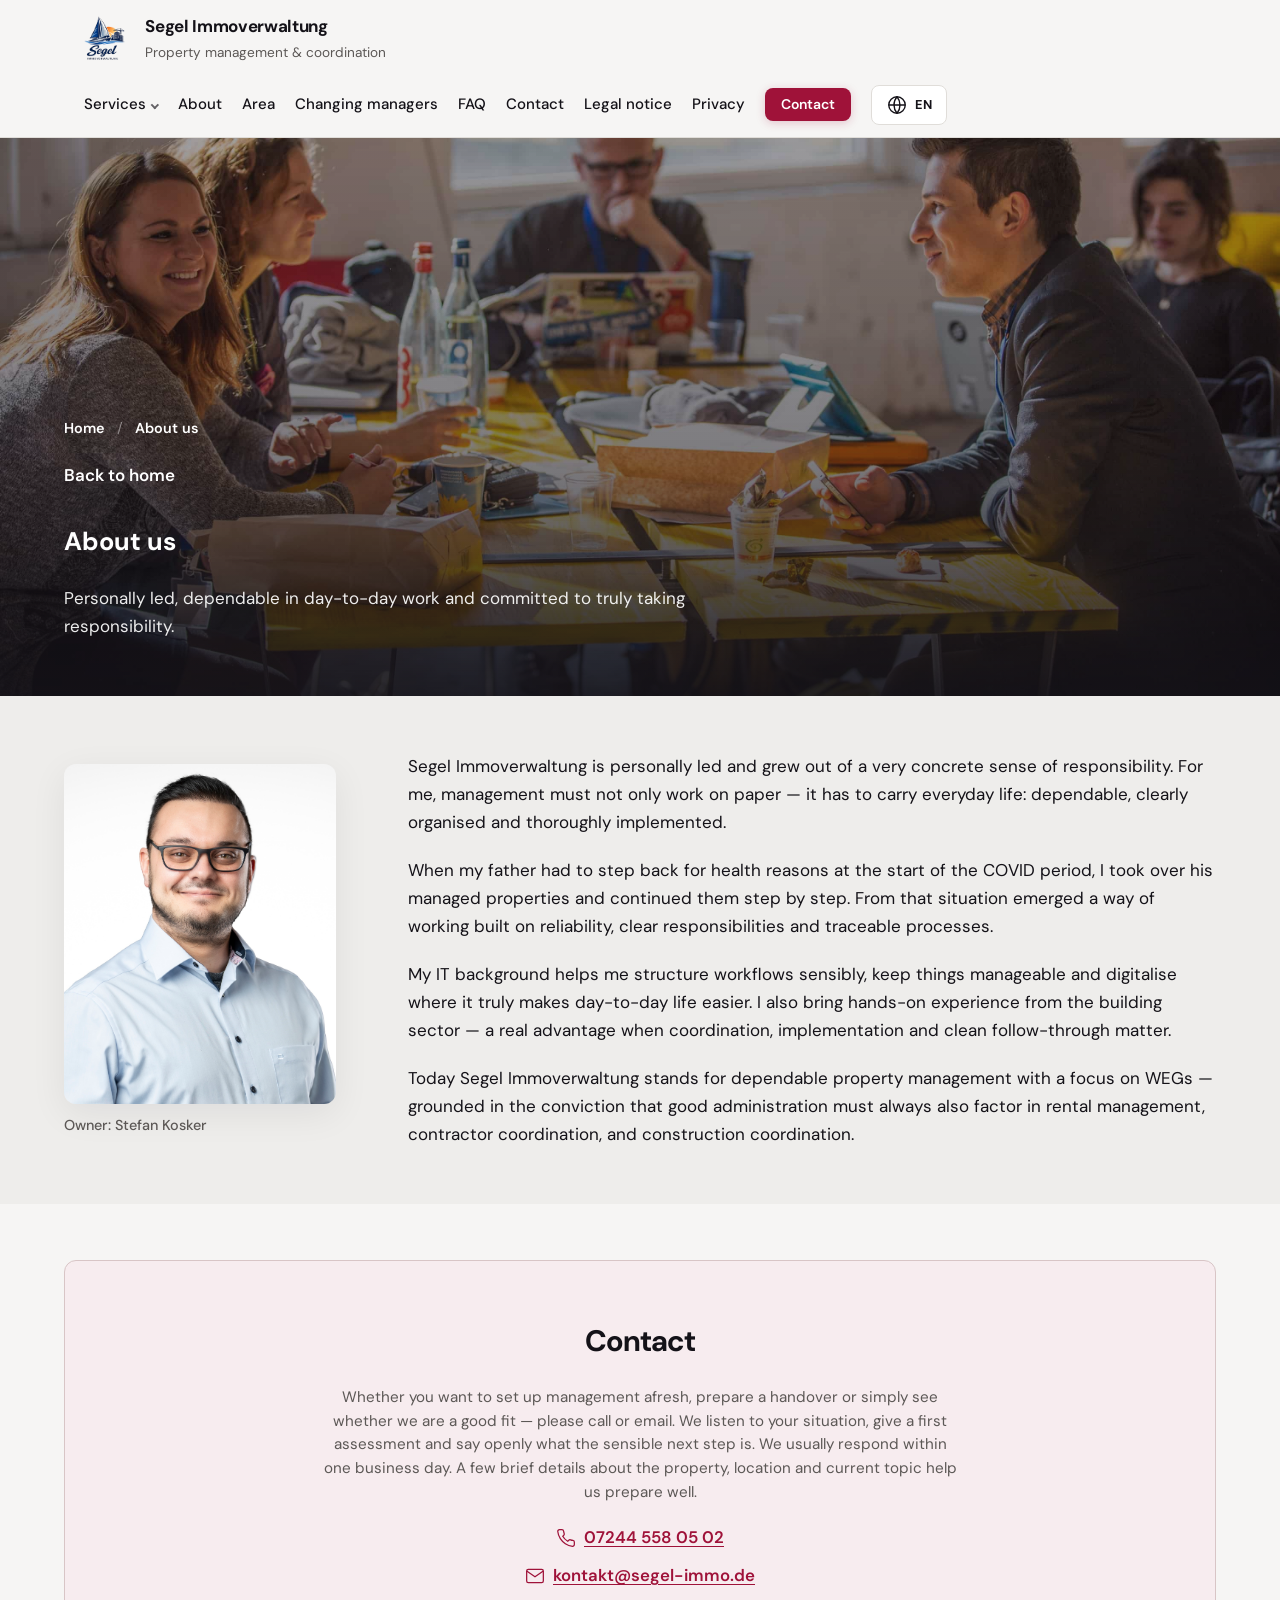
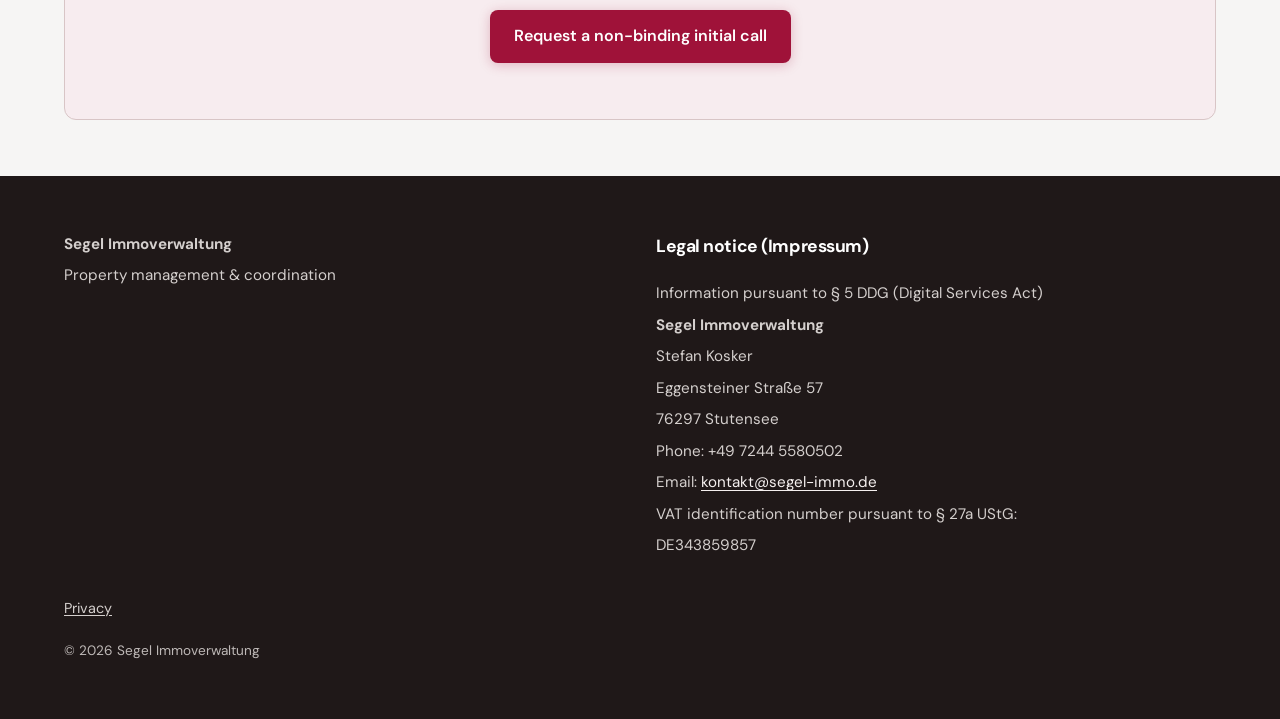
<file: en/ueber-uns.html>
<!DOCTYPE html>
<html lang="en" class="logo-in-header">
  <head>
    <meta charset="utf-8" />
    <meta name="viewport" content="width=device-width, initial-scale=1" />
    <meta
      name="description"
      data-i18n="pageAboutMetaDescription"
      data-i18n-attr="content"
      content="Segel Immoverwaltung: personally led, structured building management (WEG), rental management and coordination in Karlsruhe and the region."
    />
    <title data-i18n="pageAboutMetaTitle">About us — Segel Immoverwaltung Karlsruhe &amp; region</title>
    <link rel="preconnect" href="https://fonts.googleapis.com" />
    <link rel="preconnect" href="https://fonts.gstatic.com" crossorigin />
    <link
      href="https://fonts.googleapis.com/css2?family=DM+Sans:ital,wght@0,400;0,500;0,600;0,700;1,400&display=swap"
      rel="stylesheet"
    />
    <link rel="icon" href="../images/Logos/Logo-Small.png" type="image/png" />
    <link rel="canonical" href="https://segel-immo.de/en/ueber-uns.html" />
    <link rel="alternate" hreflang="de" href="https://segel-immo.de/ueber-uns.html" />
    <link rel="alternate" hreflang="en" href="https://segel-immo.de/en/ueber-uns.html" />
    <link rel="alternate" hreflang="x-default" href="https://segel-immo.de/ueber-uns.html" />
    <meta property="og:type" content="website" />
    <meta property="og:site_name" content="Segel Immoverwaltung" />
    <meta property="og:locale" content="en_US" />
    <meta property="og:locale:alternate" content="de_DE" />
    <meta property="og:url" content="https://segel-immo.de/en/ueber-uns.html" />
    <meta property="og:title" content="About us — Segel Immoverwaltung Karlsruhe &amp; region" />
    <meta property="og:description" content="Segel Immoverwaltung: personally led, structured building management (WEG), rental management and coordination in Karlsruhe and the region." />
    <meta property="og:image" content="https://segel-immo.de/images/Logos/Logo-Small.png" />
    <meta name="twitter:card" content="summary_large_image" />
    <meta name="twitter:title" content="About us — Segel Immoverwaltung Karlsruhe &amp; region" />
    <meta name="twitter:description" content="Segel Immoverwaltung: personally led, structured building management (WEG), rental management and coordination in Karlsruhe and the region." />
    <meta name="twitter:image" content="https://segel-immo.de/images/Logos/Logo-Small.png" />
    <script type="application/ld+json">
      {
        "@context": "https://schema.org",
        "@graph": [
          {
            "@type": "WebSite",
            "name": "Segel Immoverwaltung",
            "url": "https://segel-immo.de/",
            "publisher": {
              "@type": "Organization",
              "name": "Segel Immoverwaltung",
              "url": "https://segel-immo.de/"
            }
          },
          {
            "@type": "BreadcrumbList",
            "itemListElement": [
              {
                "@type": "ListItem",
                "position": 1,
                "name": "Home",
                "item": "https://segel-immo.de/en/index.html"
              },
              {
                "@type": "ListItem",
                "position": 2,
                "name": "About us",
                "item": "https://segel-immo.de/en/ueber-uns.html"
              }
            ]
          }
        ]
      }
    </script>
    <link rel="stylesheet" href="../css/styles.css" />
  </head>
  <body class="page-detail" data-mail-context="home">
    <a class="skip-link" href="#main" data-i18n="skip">Skip to content</a>

    <header class="site-header">
      <div class="header-inner">
        <a class="brand" href="index.html#top" id="top">
          <img
            src="../images/Logos/Logo.png"
            width="429"
            height="456"
            alt="Segel Immoverwaltung — Logo"
            data-i18n="brandLogoAlt"
            data-i18n-attr="alt"
            decoding="async"
          />
          <span class="brand-text">
            <span class="brand-name">Segel Immoverwaltung</span>
            <span class="brand-tag" data-i18n="brandTag">Immobilienverwaltung &amp; Koordination</span>
          </span>
        </a>
        <div class="header-actions">
          <div class="nav-drawer-backdrop" aria-hidden="true"></div>
          <div class="nav-drawer" id="site-nav-drawer">
            <nav class="site-nav" data-i18n-attr="aria-label" data-i18n="navAria" aria-label="Main navigation">
              <details class="nav-dropdown">
                <summary class="nav-dropdown__summary">
                  <span data-i18n="navServices">Services</span>
                </summary>
                <div
                  class="nav-dropdown__panel"
                  data-i18n-attr="aria-label"
                  data-i18n="navAriaSubmenuLeistungen"
                  aria-label="Services — submenu"
                >
                  <ul role="list">
                    <li>
                      <a href="leistungen/weg-verwaltung.html" data-i18n="navLeistungWeg">Hausverwaltung (WEG)</a>
                    </li>
                    <li>
                      <a href="leistungen/mietverwaltung.html" data-i18n="navLeistungMiet">Mietverwaltung</a>
                    </li>
                    <li>
                      <a href="leistungen/dienstleisterkoordination.html" data-i18n="navLeistungDl"
                        >Dienstleisterkoordination</a
                      >
                    </li>
                    <li>
                      <a href="leistungen/baukoordination.html" data-i18n="navLeistungBau">Baukoordination</a>
                    </li>
                  </ul>
                </div>
              </details>
              <a href="ueber-uns.html" data-i18n="navAbout" aria-current="page">About</a>
              <a href="index.html#region" data-i18n="navRegion">Region</a>
              <a href="index.html#ablauf" data-i18n="navProcess">Changing property manager</a>
              <a href="index.html#faq" data-i18n="navFaq">FAQ</a>
              <a href="#kontakt" data-i18n="navContact">Contact</a>
              <a href="#impressum" data-i18n="navImprint">Legal notice</a>
              <a href="datenschutz.html" data-i18n="navPrivacy">Privacy</a>
            </nav>
            <div
              class="nav-drawer__contact"
              data-i18n-attr="aria-label"
              data-i18n="contactDrawerAria"
              aria-label="Contact — phone and email"
            >
              <a
                class="nav-drawer__contact-link nav-drawer__tel"
                href="tel:+4972445580502"
                ><span class="nav-drawer__contact-icon" aria-hidden="true"
                  ><svg
                    width="20"
                    height="20"
                    viewBox="0 0 24 24"
                    fill="none"
                    stroke="currentColor"
                    stroke-width="1.5"
                  >
                    <path
                      d="M22 16.92v3a2 2 0 0 1-2.18 2 19.79 19.79 0 0 1-8.63-3.07 19.5 19.5 0 0 1-6-6 19.79 19.79 0 0 1-3.07-8.67A2 2 0 0 1 4.11 2h3a2 2 0 0 1 2 1.72 12.84 12.84 0 0 0 .7 2.81 2 2 0 0 1-.45 2.11L8.09 9.91a16 16 0 0 0 6 6l1.27-1.27a2 2 0 0 1 2.11-.45 12.84 12.84 0 0 0 2.81.7A2 2 0 0 1 22 16.92z"
                    /></svg></span
                ><span data-i18n="contactPhoneDisplay">07244 558 05 02</span></a
              >
              <a
                class="nav-drawer__contact-link nav-drawer__mail mailto-contact-link"
                href="mailto:kontakt@segel-immo.de"
                ><span class="nav-drawer__contact-icon" aria-hidden="true"
                  ><svg
                    width="20"
                    height="20"
                    viewBox="0 0 24 24"
                    fill="none"
                    stroke="currentColor"
                    stroke-width="1.5"
                  >
                    <path
                      d="M4 4h16c1.1 0 2 .9 2 2v12c0 1.1-.9 2-2 2H4c-1.1 0-2-.9-2-2V6c0-1.1.9-2 2-2z"
                    />
                    <path d="m22 6-10 7L2 6" /></svg></span
                ><span data-i18n="contactEmailDisplay">kontakt@segel-immo.de</span></a
              >
            </div>
          </div>
          <a class="btn btn--header-cta" href="#kontakt" data-i18n="navContact">Contact</a>
          <div class="lang-switch-wrap">
            <span class="visually-hidden" data-i18n="langToggle" id="lang-switch-label"
              >Choose language</span
            >
            <button
              type="button"
              class="lang-toggle-btn"
              id="lang-toggle"
              aria-label="Language: English. Switch to German."
            >
              <svg width="22" height="22" viewBox="0 0 24 24" aria-hidden="true" fill="none" stroke="currentColor" stroke-width="1.5">
                <circle cx="12" cy="12" r="9" />
                <path d="M3 12h18M12 3a14 14 0 0 0 0 18M12 3a14 14 0 0 1 0 18" />
              </svg>
              <span id="lang-badge">EN</span>
            </button>
          </div>
          <button
            type="button"
            class="nav-toggle"
            id="nav-toggle"
            aria-expanded="false"
            aria-controls="site-nav-drawer"
            data-i18n="navOpenMenu"
            data-i18n-attr="aria-label"
          >
            <span class="nav-toggle__bars" aria-hidden="true"></span>
          </button>
        </div>
      </div>
    </header>

    <main id="main">
      <section class="detail-hero">
        <div
          class="detail-hero__parallax"
          style="background-image: url('../images/carousel-images/versammlung.jpg')"
          aria-hidden="true"
        ></div>
        <div class="detail-hero__scrim" aria-hidden="true"></div>
        <div class="section-inner detail-hero__content">
          <nav
            class="detail-breadcrumb"
            aria-label="Breadcrumb"
            data-i18n-attr="aria-label"
            data-i18n="detailBreadcrumbAria"
          >
            <a href="index.html" data-i18n="detailBreadcrumbHome">Home</a>
            <span class="detail-breadcrumb__sep" aria-hidden="true">/</span>
            <span class="detail-breadcrumb__current" data-i18n="pageAboutH1">About us</span>
          </nav>
          <a class="detail-back" href="index.html" data-i18n="detailBackHome">Back to home</a>
          <h1 data-i18n="pageAboutH1">About us</h1>
          <p class="lead-muted" data-i18n="pageAboutLead">
            Personally led, dependable in day-to-day work and committed to truly taking responsibility.
          </p>
        </div>
      </section>

      <section class="section" aria-labelledby="about-heading">
        <div class="section-inner">
          <h2 id="about-heading" class="visually-hidden" data-i18n="pageAboutSectionHeading">
            Stefan Kosker
          </h2>
          <div class="about-intro">
            <figure class="about-intro__figure">
              <img
                class="about-intro__img"
                src="../images/stefan_white-background-cropped.jpg"
                width="640"
                height="800"
                alt="Stefan Kosker"
                data-i18n="pageAboutImgAlt"
                data-i18n-attr="alt"
                decoding="async"
              />
              <figcaption class="about-intro__caption" data-i18n="pageAboutImgCaption">
                Owner: Stefan Kosker
              </figcaption>
            </figure>
            <div class="about-intro__prose">
              <p data-i18n="pageAboutP1">
                Segel Immoverwaltung is personally led and grew out of a very concrete sense of responsibility. For
                me, management must not only work on paper — it has to carry everyday life: dependable, clearly
                organised and thoroughly implemented.
              </p>
              <p data-i18n="pageAboutP2">
                When my father had to step back for health reasons at the start of the COVID period, I took over his
                managed properties and continued them step by step. From that situation emerged a way of working built
                on reliability, clear responsibilities and traceable processes.
              </p>
              <p data-i18n="pageAboutP3">
                My IT background helps me structure workflows sensibly, keep things manageable and digitalise where it
                truly makes day-to-day life easier. I also bring hands-on experience from the building sector — a real
                advantage when coordination, implementation and clean follow-through matter.
              </p>
              <p data-i18n="pageAboutP4">
                Today Segel Immoverwaltung stands for dependable property management with a focus on WEGs — grounded
                in the conviction that good administration must always also factor in rental management, contractor
                coordination, and construction coordination.
              </p>
            </div>
          </div>
        </div>
      </section>

      <section class="section section--fit" id="kontakt" aria-labelledby="about-contact-heading">
        <div class="section-inner">
          <div class="contact-block contact-block--detail">
            <h2 id="about-contact-heading" data-i18n="contactTitle">Contact</h2>
            <p class="contact-block__microcopy" data-i18n="contactMicrocopy">
              Whether you want to set up management afresh, prepare a handover or simply see whether we are a good fit
              — please call or email. We listen to your situation, give a first assessment and say openly what the
              sensible next step is. We usually respond within one business day. A few brief details about the
              property, location and current topic help us prepare well.
            </p>
            <div class="contact-block__channels">
              <a
                class="contact-block__channel contact-block__tel"
                href="tel:+4972445580502"
                ><span class="contact-block__channel-icon" aria-hidden="true"
                  ><svg
                    width="20"
                    height="20"
                    viewBox="0 0 24 24"
                    fill="none"
                    stroke="currentColor"
                    stroke-width="1.5"
                  >
                    <path
                      d="M22 16.92v3a2 2 0 0 1-2.18 2 19.79 19.79 0 0 1-8.63-3.07 19.5 19.5 0 0 1-6-6 19.79 19.79 0 0 1-3.07-8.67A2 2 0 0 1 4.11 2h3a2 2 0 0 1 2 1.72 12.84 12.84 0 0 0 .7 2.81 2 2 0 0 1-.45 2.11L8.09 9.91a16 16 0 0 0 6 6l1.27-1.27a2 2 0 0 1 2.11-.45 12.84 12.84 0 0 0 2.81.7A2 2 0 0 1 22 16.92z"
                    /></svg></span
                ><span data-i18n="contactPhoneDisplay">07244 558 05 02</span></a
              >
              <a
                class="contact-block__channel contact-block__email mailto-contact-link"
                href="mailto:kontakt@segel-immo.de"
                ><span class="contact-block__channel-icon" aria-hidden="true"
                  ><svg
                    width="20"
                    height="20"
                    viewBox="0 0 24 24"
                    fill="none"
                    stroke="currentColor"
                    stroke-width="1.5"
                  >
                    <path
                      d="M4 4h16c1.1 0 2 .9 2 2v12c0 1.1-.9 2-2 2H4c-1.1 0-2-.9-2-2V6c0-1.1.9-2 2-2z"
                    />
                    <path d="m22 6-10 7L2 6" /></svg></span
                ><span data-i18n="contactEmailDisplay">kontakt@segel-immo.de</span></a
              >
            </div>
            <a
              class="btn btn--primary mailto-contact-link"
              id="mailto-contact-detail"
              href="mailto:kontakt@segel-immo.de"
              >Request a non-binding initial call</a
            >
          </div>
        </div>
      </section>
    </main>

    <footer class="site-footer" id="impressum">
      <div class="section-inner">
        <div class="footer-grid">
          <div>
            <strong data-i18n="footerCompany">Segel Immoverwaltung</strong>
            <p class="footer-brand-sub" data-i18n="brandTag">Immobilienverwaltung &amp; Koordination</p>
          </div>
          <div>
            <h2 class="imprint-footer-h2" data-i18n="imprintTitle">Legal notice (Impressum)</h2>
            <div class="impressum-content">
              <p data-i18n="imprintDdg">Angaben gemäß § 5 DDG</p>
              <p><strong data-i18n="footerCompany">Segel Immoverwaltung</strong></p>
              <p data-i18n="imprintOwnerName">Stefan Kosker</p>
              <p data-i18n="imprintStreet">Eggensteiner Straße 57</p>
              <p data-i18n="imprintCity">76297 Stutensee</p>
              <p data-i18n="imprintPhone">Telefon: 07244 558 05 02</p>
              <p>
                <span data-i18n="imprintEmailLabel">E-Mail:</span>
                <a href="mailto:kontakt@segel-immo.de" class="mailto-contact-link">kontakt@segel-immo.de</a>
              </p>
              <p data-i18n="imprintVatIntro">Umsatzsteuer-Identifikationsnummer gemäß § 27a UStG:</p>
              <p data-i18n="imprintVatId">DE343859857</p>
            </div>
          </div>
        </div>
        <p class="footer-legal-links">
          <a href="datenschutz.html" data-i18n="navPrivacy">Privacy</a>
        </p>
        <p class="footer-note" style="border: 0; padding-top: 0">
          © <span id="year"></span>
          <span data-i18n="footerCompany">Segel Immoverwaltung</span>
        </p>
      </div>
    </footer>

    <nav
      class="mobile-contact-bar"
      aria-label=""
      data-i18n="mobileContactBarLabel"
      data-i18n-attr="aria-label"
    >
      <a class="mobile-contact-bar__btn mobile-contact-bar__btn--call" href="tel:+4972445580502"
        ><span data-i18n="mobileContactCall">Call</span></a
      >
      <a
        class="mobile-contact-bar__btn mobile-contact-bar__btn--mail mailto-contact-link"
        href="mailto:kontakt@segel-immo.de"
        ><span data-i18n="mobileContactMail">Email</span></a
      >
      <a class="mobile-contact-bar__btn mobile-contact-bar__btn--request" href="#kontakt"
        ><span data-i18n="mobileContactRequest">Initial call</span></a
      >
    </nav>

    <script>
      document.getElementById("year").textContent = new Date().getFullYear();
    </script>
    <script src="../js/app.js"></script>
  </body>
</html>
</file>
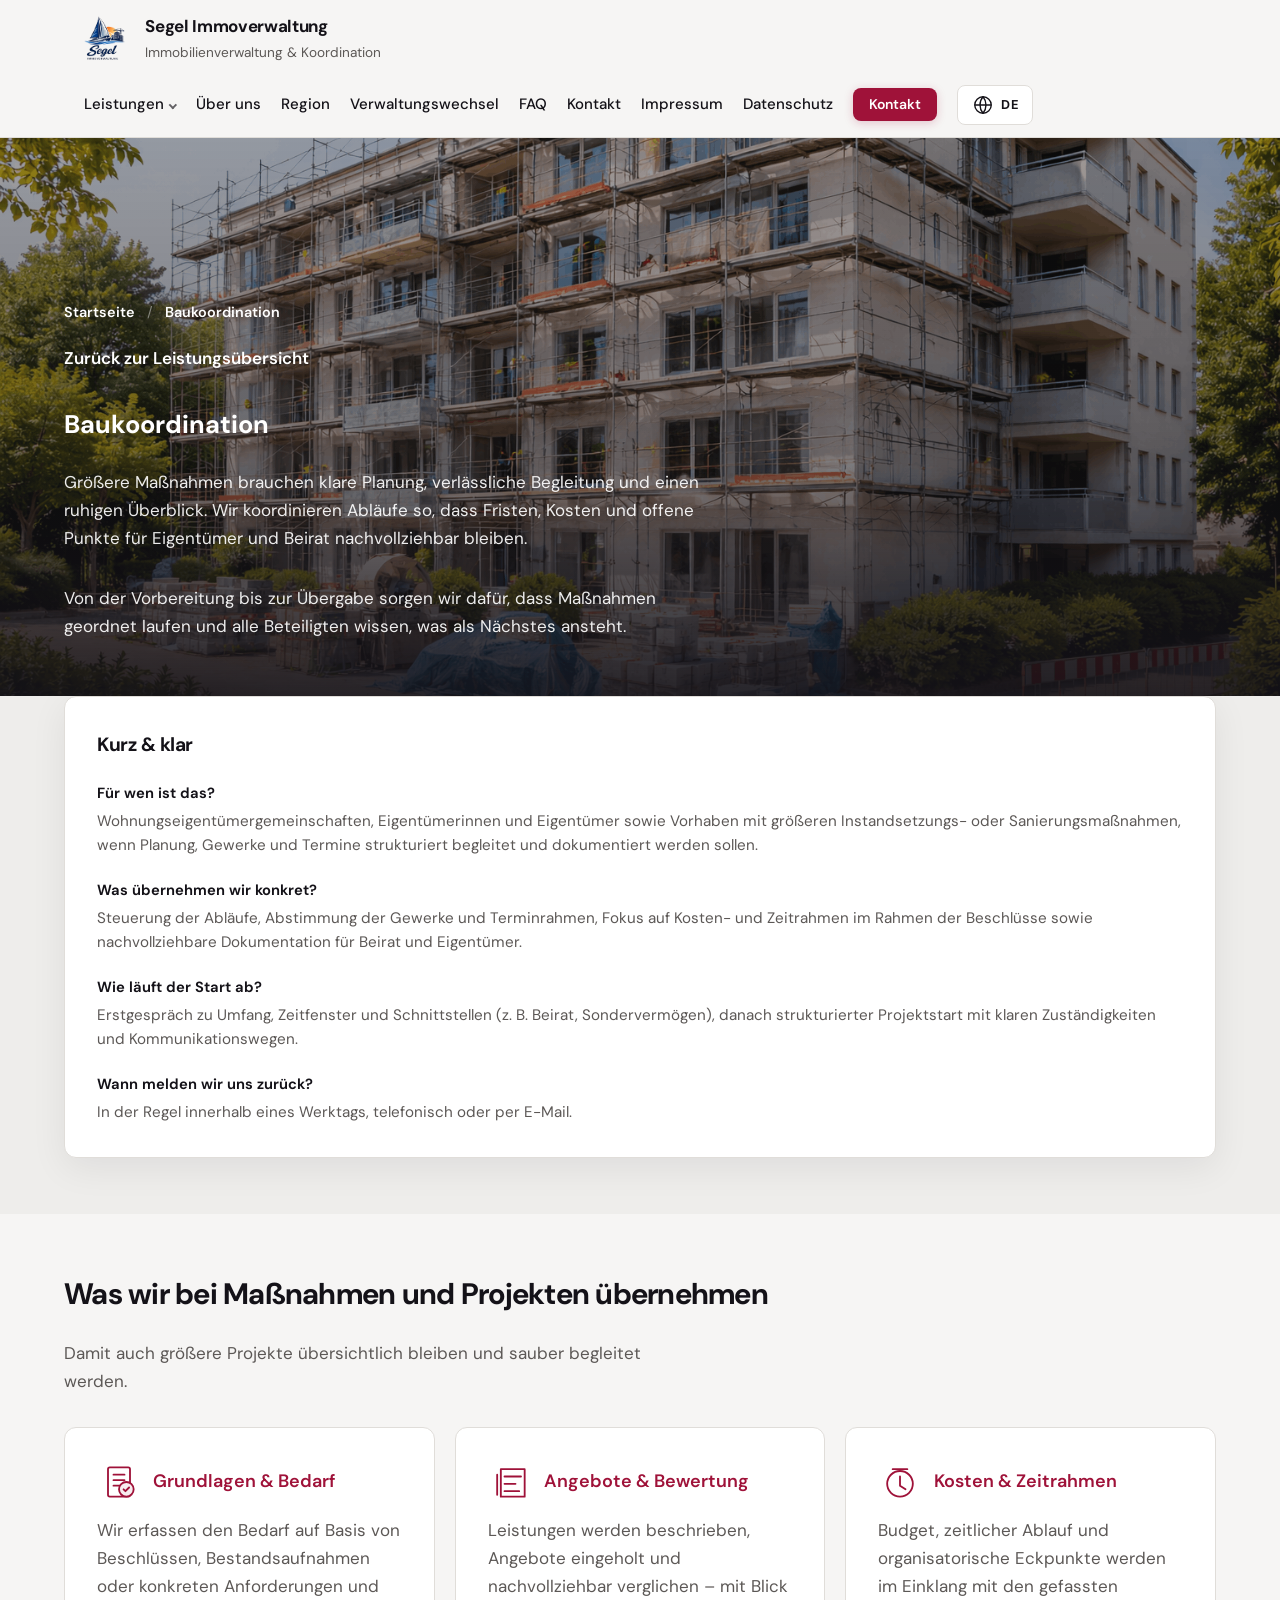
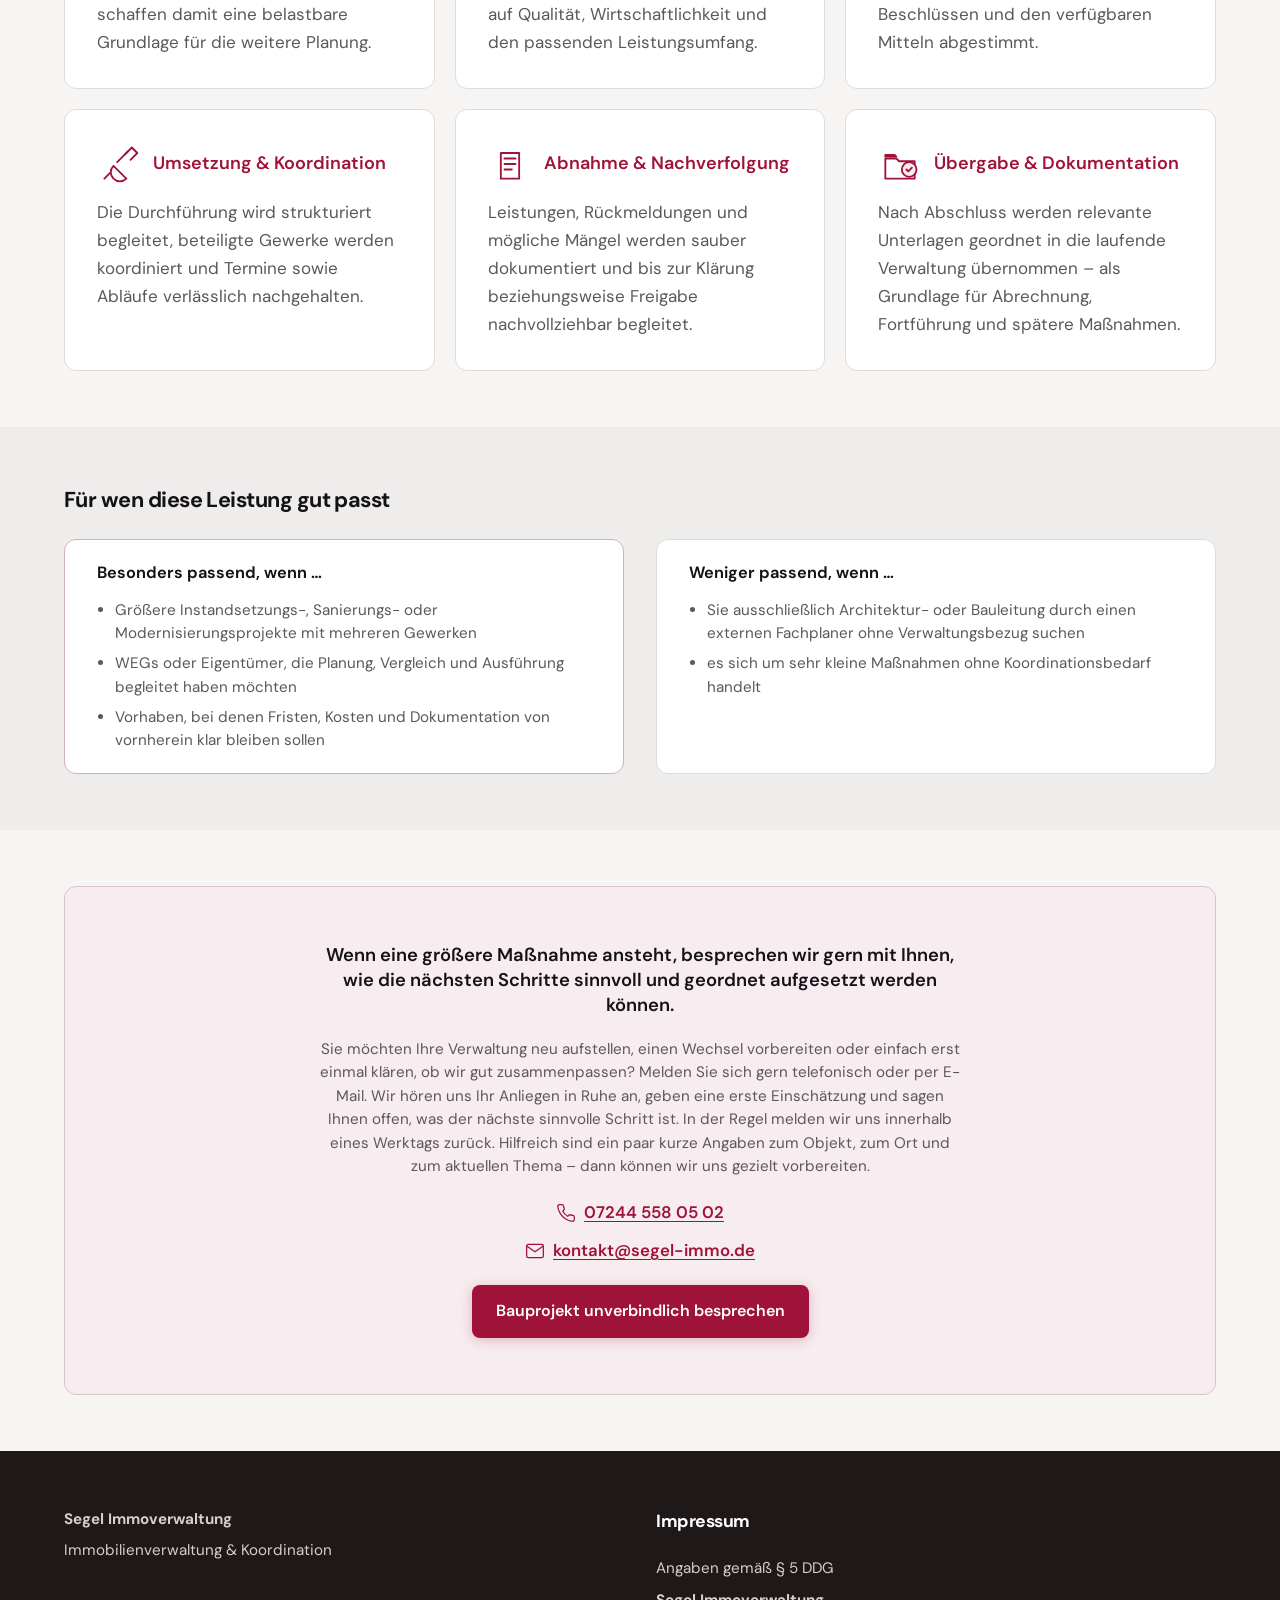
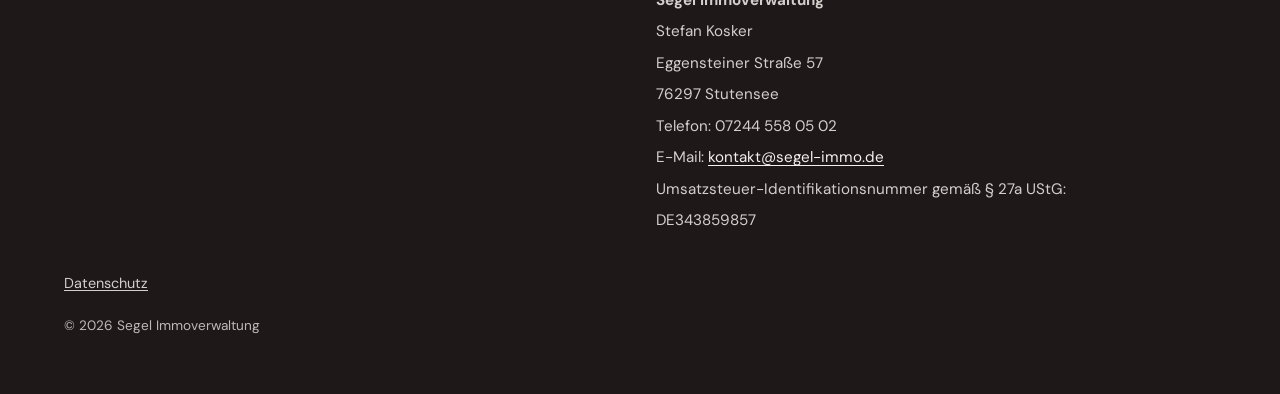
<file: leistungen/baukoordination.html>
<!DOCTYPE html>
<html lang="de" class="logo-in-header">
  <head>
    <meta charset="utf-8" />
    <meta name="viewport" content="width=device-width, initial-scale=1" />
    <meta
      name="description"
      data-i18n="pageBauMetaDescription"
      data-i18n-attr="content"
      content="Koordination von Instandsetzungs- und Sanierungsmaßnahmen: Gewerke, Termine und Dokumentation — strukturiert begleitet."
    />
    <title data-i18n="pageBauMetaTitle">Baukoordination — Segel Immoverwaltung Karlsruhe & Region</title>
    <link rel="preconnect" href="https://fonts.googleapis.com" />
    <link rel="preconnect" href="https://fonts.gstatic.com" crossorigin />
    <link
      href="https://fonts.googleapis.com/css2?family=DM+Sans:ital,wght@0,400;0,500;0,600;0,700;1,400&display=swap"
      rel="stylesheet"
    />
    <link rel="icon" href="../images/Logos/Logo-Small.png" type="image/png" />
    <link rel="canonical" href="https://segel-immo.de/leistungen/baukoordination.html" />
    <link rel="alternate" hreflang="de" href="https://segel-immo.de/leistungen/baukoordination.html" />
    <link rel="alternate" hreflang="en" href="https://segel-immo.de/en/leistungen/baukoordination.html" />
    <link rel="alternate" hreflang="x-default" href="https://segel-immo.de/leistungen/baukoordination.html" />
    <meta property="og:type" content="website" />
    <meta property="og:site_name" content="Segel Immoverwaltung" />
    <meta property="og:locale" content="de_DE" />
    <meta property="og:locale:alternate" content="en_US" />
    <meta property="og:url" content="https://segel-immo.de/leistungen/baukoordination.html" />
    <meta property="og:title" content="Baukoordination — Segel Immoverwaltung Karlsruhe &amp; Region" />
    <meta property="og:description" content="Koordination von Instandsetzungs- und Sanierungsmaßnahmen: Gewerke, Termine und Dokumentation — strukturiert begleitet." />
    <meta property="og:image" content="https://segel-immo.de/images/Logos/Logo-Small.png" />
    <meta name="twitter:card" content="summary_large_image" />
    <meta name="twitter:title" content="Baukoordination — Segel Immoverwaltung Karlsruhe &amp; Region" />
    <meta name="twitter:description" content="Koordination von Instandsetzungs- und Sanierungsmaßnahmen: Gewerke, Termine und Dokumentation — strukturiert begleitet." />
    <meta name="twitter:image" content="https://segel-immo.de/images/Logos/Logo-Small.png" />
    <script type="application/ld+json">
      {
        "@context": "https://schema.org",
        "@graph": [
          {
            "@type": "WebSite",
            "name": "Segel Immoverwaltung",
            "url": "https://segel-immo.de/",
            "publisher": {
              "@type": "Organization",
              "name": "Segel Immoverwaltung",
              "url": "https://segel-immo.de/"
            }
          },
          {
            "@type": "BreadcrumbList",
            "itemListElement": [
              {
                "@type": "ListItem",
                "position": 1,
                "name": "Start",
                "item": "https://segel-immo.de/"
              },
              {
                "@type": "ListItem",
                "position": 2,
                "name": "Leistungen",
                "item": "https://segel-immo.de/#leistungen"
              },
              {
                "@type": "ListItem",
                "position": 3,
                "name": "Baukoordination",
                "item": "https://segel-immo.de/leistungen/baukoordination.html"
              }
            ]
          }
        ]
      }
    </script>
    <link rel="stylesheet" href="../css/styles.css" />
  </head>
  <body class="page-detail" data-mail-context="bau">
    <a class="skip-link" href="#main" data-i18n="skip">Zum Inhalt springen</a>

    <header class="site-header">
      <div class="header-inner">
        <a class="brand" href="../index.html#top" id="top">
          <img
            src="../images/Logos/Logo.png"
            width="429"
            height="456"
            alt="Segel Immoverwaltung — Logo"
            data-i18n="brandLogoAlt"
            data-i18n-attr="alt"
            decoding="async"
          />
          <span class="brand-text">
            <span class="brand-name">Segel Immoverwaltung</span>
            <span class="brand-tag" data-i18n="brandTag">Immobilienverwaltung &amp; Koordination</span>
          </span>
        </a>
        <div class="header-actions">
          <div class="nav-drawer-backdrop" aria-hidden="true"></div>
          <div class="nav-drawer" id="site-nav-drawer">
            <nav class="site-nav" data-i18n-attr="aria-label" data-i18n="navAria" aria-label="Hauptnavigation">
              <details class="nav-dropdown">
                <summary class="nav-dropdown__summary">
                  <span data-i18n="navServices">Leistungen</span>
                </summary>
                <div
                  class="nav-dropdown__panel"
                  data-i18n-attr="aria-label"
                  data-i18n="navAriaSubmenuLeistungen"
                  aria-label="Leistungen — Untermenü"
                >
                  <ul role="list">
                    <li>
                      <a href="weg-verwaltung.html" data-i18n="navLeistungWeg">Hausverwaltung (WEG)</a>
                    </li>
                    <li>
                      <a href="mietverwaltung.html" data-i18n="navLeistungMiet">Mietverwaltung</a>
                    </li>
                    <li>
                      <a href="dienstleisterkoordination.html" data-i18n="navLeistungDl"
                        >Dienstleisterkoordination</a
                      >
                    </li>
                    <li>
                      <a href="baukoordination.html" data-i18n="navLeistungBau" aria-current="page"
                        >Baukoordination</a
                      >
                    </li>
                  </ul>
                </div>
              </details>
              <a href="../ueber-uns.html" data-i18n="navAbout">Über uns</a>
              <a href="../index.html#region" data-i18n="navRegion">Region</a>
              <a href="../index.html#ablauf" data-i18n="navProcess">Verwaltungswechsel</a>
              <a href="../index.html#faq" data-i18n="navFaq">FAQ</a>
              <a href="../index.html#kontakt" data-i18n="navContact">Kontakt</a>
              <a href="../index.html#impressum" data-i18n="navImprint">Impressum</a>
              <a href="../datenschutz.html" data-i18n="navPrivacy">Datenschutz</a>
            </nav>
            <div
              class="nav-drawer__contact"
              data-i18n-attr="aria-label"
              data-i18n="contactDrawerAria"
              aria-label="Kontakt — Telefon und E-Mail"
            >
              <a
                class="nav-drawer__contact-link nav-drawer__tel"
                href="tel:+4972445580502"
                ><span class="nav-drawer__contact-icon" aria-hidden="true"
                  ><svg
                    width="20"
                    height="20"
                    viewBox="0 0 24 24"
                    fill="none"
                    stroke="currentColor"
                    stroke-width="1.5"
                  >
                    <path
                      d="M22 16.92v3a2 2 0 0 1-2.18 2 19.79 19.79 0 0 1-8.63-3.07 19.5 19.5 0 0 1-6-6 19.79 19.79 0 0 1-3.07-8.67A2 2 0 0 1 4.11 2h3a2 2 0 0 1 2 1.72 12.84 12.84 0 0 0 .7 2.81 2 2 0 0 1-.45 2.11L8.09 9.91a16 16 0 0 0 6 6l1.27-1.27a2 2 0 0 1 2.11-.45 12.84 12.84 0 0 0 2.81.7A2 2 0 0 1 22 16.92z"
                    /></svg></span
                ><span data-i18n="contactPhoneDisplay">07244 558 05 02</span></a
              >
              <a
                class="nav-drawer__contact-link nav-drawer__mail mailto-contact-link"
                href="mailto:kontakt@segel-immo.de"
                ><span class="nav-drawer__contact-icon" aria-hidden="true"
                  ><svg
                    width="20"
                    height="20"
                    viewBox="0 0 24 24"
                    fill="none"
                    stroke="currentColor"
                    stroke-width="1.5"
                  >
                    <path
                      d="M4 4h16c1.1 0 2 .9 2 2v12c0 1.1-.9 2-2 2H4c-1.1 0-2-.9-2-2V6c0-1.1.9-2 2-2z"
                    />
                    <path d="m22 6-10 7L2 6" /></svg></span
                ><span data-i18n="contactEmailDisplay">kontakt@segel-immo.de</span></a
              >
            </div>
          </div>
          <a class="btn btn--header-cta" href="../index.html#kontakt" data-i18n="navContact">Kontakt</a>
          <div class="lang-switch-wrap">
            <span class="visually-hidden" data-i18n="langToggle" id="lang-switch-label"
              >Sprache wählen</span
            >
            <button
              type="button"
              class="lang-toggle-btn"
              id="lang-toggle"
              aria-label="Sprache: Deutsch. Auf Englisch umschalten."
            >
              <svg width="22" height="22" viewBox="0 0 24 24" aria-hidden="true" fill="none" stroke="currentColor" stroke-width="1.5">
                <circle cx="12" cy="12" r="9" />
                <path d="M3 12h18M12 3a14 14 0 0 0 0 18M12 3a14 14 0 0 1 0 18" />
              </svg>
              <span id="lang-badge">DE</span>
            </button>
          </div>
          <button
            type="button"
            class="nav-toggle"
            id="nav-toggle"
            aria-expanded="false"
            aria-controls="site-nav-drawer"
            data-i18n="navOpenMenu"
            data-i18n-attr="aria-label"
          >
            <span class="nav-toggle__bars" aria-hidden="true"></span>
          </button>
        </div>
      </div>
    </header>

    <main id="main">
      <section class="detail-hero">
        <div
          class="detail-hero__parallax"
          style="background-image: url('../images/carousel-images/baustelle.png')"
          aria-hidden="true"
        ></div>
        <div class="detail-hero__scrim" aria-hidden="true"></div>
        <div class="section-inner detail-hero__content">
          <nav
            class="detail-breadcrumb"
            aria-label="Brotkrümel"
            data-i18n-attr="aria-label"
            data-i18n="detailBreadcrumbAria"
          >
            <a href="../index.html" data-i18n="detailBreadcrumbHome">Startseite</a>
            <span class="detail-breadcrumb__sep" aria-hidden="true">/</span>
            <span class="detail-breadcrumb__current" data-i18n="pageBauH1">Baukoordination</span>
          </nav>
          <a class="detail-back" href="../index.html#leistungen" data-i18n="detailBack"
            >Zurück zur Leistungsübersicht</a
          >
          <h1 data-i18n="pageBauH1">Baukoordination</h1>
          <p class="lead-muted" data-i18n="pageBauLead">
            Größere Maßnahmen brauchen klare Planung, verlässliche Begleitung und einen ruhigen
            Überblick. Wir koordinieren Abläufe so, dass Fristen, Kosten und offene Punkte für
            Eigentümer und Beirat nachvollziehbar bleiben.
          </p>
          <p class="lead-muted detail-hero__teaser" data-i18n="leistungTeaserBauText">
            Von der Vorbereitung bis zur Übergabe sorgen wir dafür, dass Maßnahmen geordnet laufen und
            alle Beteiligten wissen, was als Nächstes ansteht.
          </p>
        </div>
      </section>

      <section class="section section--answer-first" aria-labelledby="bau-answer-heading">
        <div class="section-inner">
          <div class="service-answer-first" role="region" aria-labelledby="bau-answer-heading">
            <h2 id="bau-answer-heading" class="service-answer-first__title" data-i18n="answerFirstTitle">
              Kurz &amp; klar
            </h2>
            <dl class="service-answer-first__list">
              <div class="service-answer-first__item">
                <dt data-i18n="answerWhoLabel">Für wen ist das?</dt>
                <dd data-i18n="pageBauAnswerWho">
                  Wohnungseigentümergemeinschaften, Eigentümerinnen und Eigentümer sowie Vorhaben mit größeren Instandsetzungs- oder Sanierungsmaßnahmen, wenn Planung, Gewerke und Termine strukturiert begleitet und dokumentiert werden sollen.
                </dd>
              </div>
              <div class="service-answer-first__item">
                <dt data-i18n="answerWhatLabel">Was übernehmen wir konkret?</dt>
                <dd data-i18n="pageBauAnswerWhat">
                  Steuerung der Abläufe, Abstimmung der Gewerke und Terminrahmen, Fokus auf Kosten- und Zeitrahmen im Rahmen der Beschlüsse sowie nachvollziehbare Dokumentation für Beirat und Eigentümer.
                </dd>
              </div>
              <div class="service-answer-first__item">
                <dt data-i18n="answerStartLabel">Wie läuft der Start ab?</dt>
                <dd data-i18n="pageBauAnswerStart">
                  Erstgespräch zu Umfang, Zeitfenster und Schnittstellen (z. B. Beirat, Sondervermögen), danach strukturierter Projektstart mit klaren Zuständigkeiten und Kommunikationswegen.
                </dd>
              </div>
              <div class="service-answer-first__item">
                <dt data-i18n="answerReplyLabel">Wann melden wir uns zurück?</dt>
                <dd data-i18n="pageBauAnswerReply">
                  In der Regel innerhalb eines Werktags, telefonisch oder per E-Mail.
                </dd>
              </div>
            </dl>
          </div>
        </div>
      </section>

      <section class="section" aria-labelledby="page-bau-services-heading">
        <div class="section-inner">
          <h2 id="page-bau-services-heading" data-i18n="pageBauServicesHeading">
            Was wir bei Maßnahmen und Projekten übernehmen
          </h2>
          <p class="lead-muted" data-i18n="pageBauServicesLead">
            Damit auch größere Projekte übersichtlich bleiben und sauber begleitet werden.
          </p>
          <div class="card-grid">
            <article class="card detail-block">
              <div class="card-head">
                <img
                  class="card-icon"
                  src="../images/icons/svc-formalitaeten.svg"
                  width="44"
                  height="44"
                  alt=""
                  aria-hidden="true"
                  decoding="async"
                />
                <h3 data-i18n="pageBauBlock1Title">Grundlagen &amp; Bedarf</h3>
              </div>
              <p data-i18n="pageBauBlock1Text">
                Wir erfassen den Bedarf auf Basis von Beschlüssen, Bestandsaufnahmen oder konkreten Anforderungen und schaffen damit eine belastbare Grundlage für die weitere Planung.
              </p>
            </article>
            <article class="card detail-block">
              <div class="card-head">
                <img
                  class="card-icon"
                  src="../images/icons/svc-abrechnung.svg"
                  width="44"
                  height="44"
                  alt=""
                  aria-hidden="true"
                  decoding="async"
                />
                <h3 data-i18n="pageBauBlock2Title">Angebote &amp; Bewertung</h3>
              </div>
              <p data-i18n="pageBauBlock2Text">
                Leistungen werden beschrieben, Angebote eingeholt und nachvollziehbar verglichen – mit Blick auf Qualität, Wirtschaftlichkeit und den passenden Leistungsumfang.
              </p>
            </article>
            <article class="card detail-block">
              <div class="card-head">
                <img
                  class="card-icon"
                  src="../images/icons/pillar-verlaesslichkeit.svg"
                  width="44"
                  height="44"
                  alt=""
                  aria-hidden="true"
                  decoding="async"
                />
                <h3 data-i18n="pageBauBlock3Title">Kosten &amp; Zeitrahmen</h3>
              </div>
              <p data-i18n="pageBauBlock3Text">
                Budget, zeitlicher Ablauf und organisatorische Eckpunkte werden im Einklang mit den gefassten Beschlüssen und den verfügbaren Mitteln abgestimmt.
              </p>
            </article>
            <article class="card detail-block">
              <div class="card-head">
                <img
                  class="card-icon"
                  src="../images/icons/svc-instandhaltung.svg"
                  width="44"
                  height="44"
                  alt=""
                  aria-hidden="true"
                  decoding="async"
                />
                <h3 data-i18n="pageBauBlock4Title">Umsetzung &amp; Koordination</h3>
              </div>
              <p data-i18n="pageBauBlock4Text">
                Die Durchführung wird strukturiert begleitet, beteiligte Gewerke werden koordiniert und Termine sowie Abläufe verlässlich nachgehalten.
              </p>
            </article>
            <article class="card detail-block">
              <div class="card-head">
                <img
                  class="card-icon"
                  src="../images/icons/pillar-ordnung.svg"
                  width="44"
                  height="44"
                  alt=""
                  aria-hidden="true"
                  decoding="async"
                />
                <h3 data-i18n="pageBauBlock5Title">Abnahme &amp; Nachverfolgung</h3>
              </div>
              <p data-i18n="pageBauBlock5Text">
                Leistungen, Rückmeldungen und mögliche Mängel werden sauber dokumentiert und bis zur Klärung beziehungsweise Freigabe nachvollziehbar begleitet.
              </p>
            </article>
            <article class="card detail-block">
              <div class="card-head">
                <img
                  class="card-icon"
                  src="../images/icons/detail-uebergabe.svg"
                  width="44"
                  height="44"
                  alt=""
                  aria-hidden="true"
                  decoding="async"
                />
                <h3 data-i18n="pageBauBlock6Title">Übergabe &amp; Dokumentation</h3>
              </div>
              <p data-i18n="pageBauBlock6Text">
                Nach Abschluss werden relevante Unterlagen geordnet in die laufende Verwaltung übernommen – als Grundlage für Abrechnung, Fortführung und spätere Maßnahmen.
              </p>
            </article>
          </div>
        </div>
      </section>

      <section class="section section--fit" aria-labelledby="bau-fit-heading">
        <div class="section-inner">
          <h2 id="bau-fit-heading" class="fit-heading" data-i18n="pageBauFitHeading">
            Für wen diese Leistung gut passt
          </h2>
          <div class="fit-cols">
            <div class="fit-col fit-col--yes">
              <h3 data-i18n="pageBauFitYesTitle">Besonders passend, wenn …</h3>
              <ul class="fit-list">
                <li data-i18n="pageBauFitYes1">
                  Größere Instandsetzungs-, Sanierungs- oder Modernisierungsprojekte mit mehreren
                  Gewerken
                </li>
                <li data-i18n="pageBauFitYes2">
                  WEGs oder Eigentümer, die Planung, Vergleich und Ausführung begleitet haben möchten
                </li>
                <li data-i18n="pageBauFitYes3">
                  Vorhaben, bei denen Fristen, Kosten und Dokumentation von vornherein klar bleiben
                  sollen
                </li>
              </ul>
            </div>
            <div class="fit-col fit-col--no">
              <h3 data-i18n="pageBauFitNoTitle">Weniger passend, wenn …</h3>
              <ul class="fit-list">
                <li data-i18n="pageBauFitNo1">
                  Sie ausschließlich Architektur- oder Bauleitung durch einen externen Fachplaner ohne
                  Verwaltungsbezug suchen
                </li>
                <li data-i18n="pageBauFitNo2">
                  es sich um sehr kleine Maßnahmen ohne Koordinationsbedarf handelt
                </li>
              </ul>
            </div>
          </div>
        </div>
      </section>

      <section
        class="section section--contact-detail"
        id="kontakt"
        aria-labelledby="detail-contact-heading"
      >
        <div class="section-inner">
          <div class="contact-block contact-block--detail">
            <p class="contact-block__hook" id="detail-contact-heading" data-i18n="pageBauContactHook">
              Wenn eine größere Maßnahme ansteht, besprechen wir gern mit Ihnen, wie die nächsten
              Schritte sinnvoll und geordnet aufgesetzt werden können.
            </p>
            <p class="contact-block__microcopy" data-i18n="contactMicrocopy">
              Sie möchten Ihre Verwaltung neu aufstellen, einen Wechsel vorbereiten oder einfach
              erst einmal klären, ob wir gut zusammenpassen? Melden Sie sich gern telefonisch oder
              per E-Mail. Wir hören uns Ihr Anliegen in Ruhe an, geben eine erste Einschätzung und
              sagen Ihnen offen, was der nächste sinnvolle Schritt ist. In der Regel melden wir uns
              innerhalb eines Werktags zurück. Hilfreich sind ein paar kurze Angaben zum Objekt,
              zum Ort und zum aktuellen Thema – dann können wir uns gezielt vorbereiten.
            </p>
            <div class="contact-block__channels">
              <a
                class="contact-block__channel contact-block__tel"
                href="tel:+4972445580502"
                ><span class="contact-block__channel-icon" aria-hidden="true"
                  ><svg
                    width="20"
                    height="20"
                    viewBox="0 0 24 24"
                    fill="none"
                    stroke="currentColor"
                    stroke-width="1.5"
                  >
                    <path
                      d="M22 16.92v3a2 2 0 0 1-2.18 2 19.79 19.79 0 0 1-8.63-3.07 19.5 19.5 0 0 1-6-6 19.79 19.79 0 0 1-3.07-8.67A2 2 0 0 1 4.11 2h3a2 2 0 0 1 2 1.72 12.84 12.84 0 0 0 .7 2.81 2 2 0 0 1-.45 2.11L8.09 9.91a16 16 0 0 0 6 6l1.27-1.27a2 2 0 0 1 2.11-.45 12.84 12.84 0 0 0 2.81.7A2 2 0 0 1 22 16.92z"
                    /></svg></span
                ><span data-i18n="contactPhoneDisplay">07244 558 05 02</span></a
              >
              <a
                class="contact-block__channel contact-block__email mailto-contact-link"
                href="mailto:kontakt@segel-immo.de"
                ><span class="contact-block__channel-icon" aria-hidden="true"
                  ><svg
                    width="20"
                    height="20"
                    viewBox="0 0 24 24"
                    fill="none"
                    stroke="currentColor"
                    stroke-width="1.5"
                  >
                    <path
                      d="M4 4h16c1.1 0 2 .9 2 2v12c0 1.1-.9 2-2 2H4c-1.1 0-2-.9-2-2V6c0-1.1.9-2 2-2z"
                    />
                    <path d="m22 6-10 7L2 6" /></svg></span
                ><span data-i18n="contactEmailDisplay">kontakt@segel-immo.de</span></a
              >
            </div>
            <a
              class="btn btn--primary mailto-contact-link"
              id="mailto-contact-detail"
              href="mailto:kontakt@segel-immo.de"
              >Bauprojekt unverbindlich besprechen</a
            >
          </div>
        </div>
      </section>
    </main>

    <footer class="site-footer" id="impressum">
      <div class="section-inner">
        <div class="footer-grid">
          <div>
            <strong data-i18n="footerCompany">Segel Immoverwaltung</strong>
            <p class="footer-brand-sub" data-i18n="brandTag">Immobilienverwaltung &amp; Koordination</p>
          </div>
          <div>
            <h2 class="imprint-footer-h2" data-i18n="imprintTitle">Impressum</h2>
            <div class="impressum-content">
              <p data-i18n="imprintDdg">Angaben gemäß § 5 DDG</p>
              <p><strong data-i18n="footerCompany">Segel Immoverwaltung</strong></p>
              <p data-i18n="imprintOwnerName">Stefan Kosker</p>
              <p data-i18n="imprintStreet">Eggensteiner Straße 57</p>
              <p data-i18n="imprintCity">76297 Stutensee</p>
              <p data-i18n="imprintPhone">Telefon: 07244 558 05 02</p>
              <p>
                <span data-i18n="imprintEmailLabel">E-Mail:</span>
                <a href="mailto:kontakt@segel-immo.de" class="mailto-contact-link">kontakt@segel-immo.de</a>
              </p>
              <p data-i18n="imprintVatIntro">Umsatzsteuer-Identifikationsnummer gemäß § 27a UStG:</p>
              <p data-i18n="imprintVatId">DE343859857</p>
            </div>
          </div>
        </div>
        <p class="footer-legal-links">
          <a href="../datenschutz.html" data-i18n="navPrivacy">Datenschutz</a>
        </p>
        <p class="footer-note" style="border: 0; padding-top: 0">
          © <span id="year"></span>
          <span data-i18n="footerCompany">Segel Immoverwaltung</span>
        </p>
      </div>
    </footer>

    <nav
      class="mobile-contact-bar"
      aria-label=""
      data-i18n="mobileContactBarLabel"
      data-i18n-attr="aria-label"
    >
      <a class="mobile-contact-bar__btn mobile-contact-bar__btn--call" href="tel:+4972445580502"
        ><span data-i18n="mobileContactCall">Anrufen</span></a
      >
      <a
        class="mobile-contact-bar__btn mobile-contact-bar__btn--mail mailto-contact-link"
        href="mailto:kontakt@segel-immo.de"
        ><span data-i18n="mobileContactMail">E-Mail</span></a
      >
      <a class="mobile-contact-bar__btn mobile-contact-bar__btn--request" href="#kontakt"
        ><span data-i18n="mobileContactRequest">Erstgespräch</span></a
      >
    </nav>

    <script>
      document.getElementById("year").textContent = new Date().getFullYear();
    </script>
    <script src="../js/app.js"></script>
  </body>
</html>
</file>
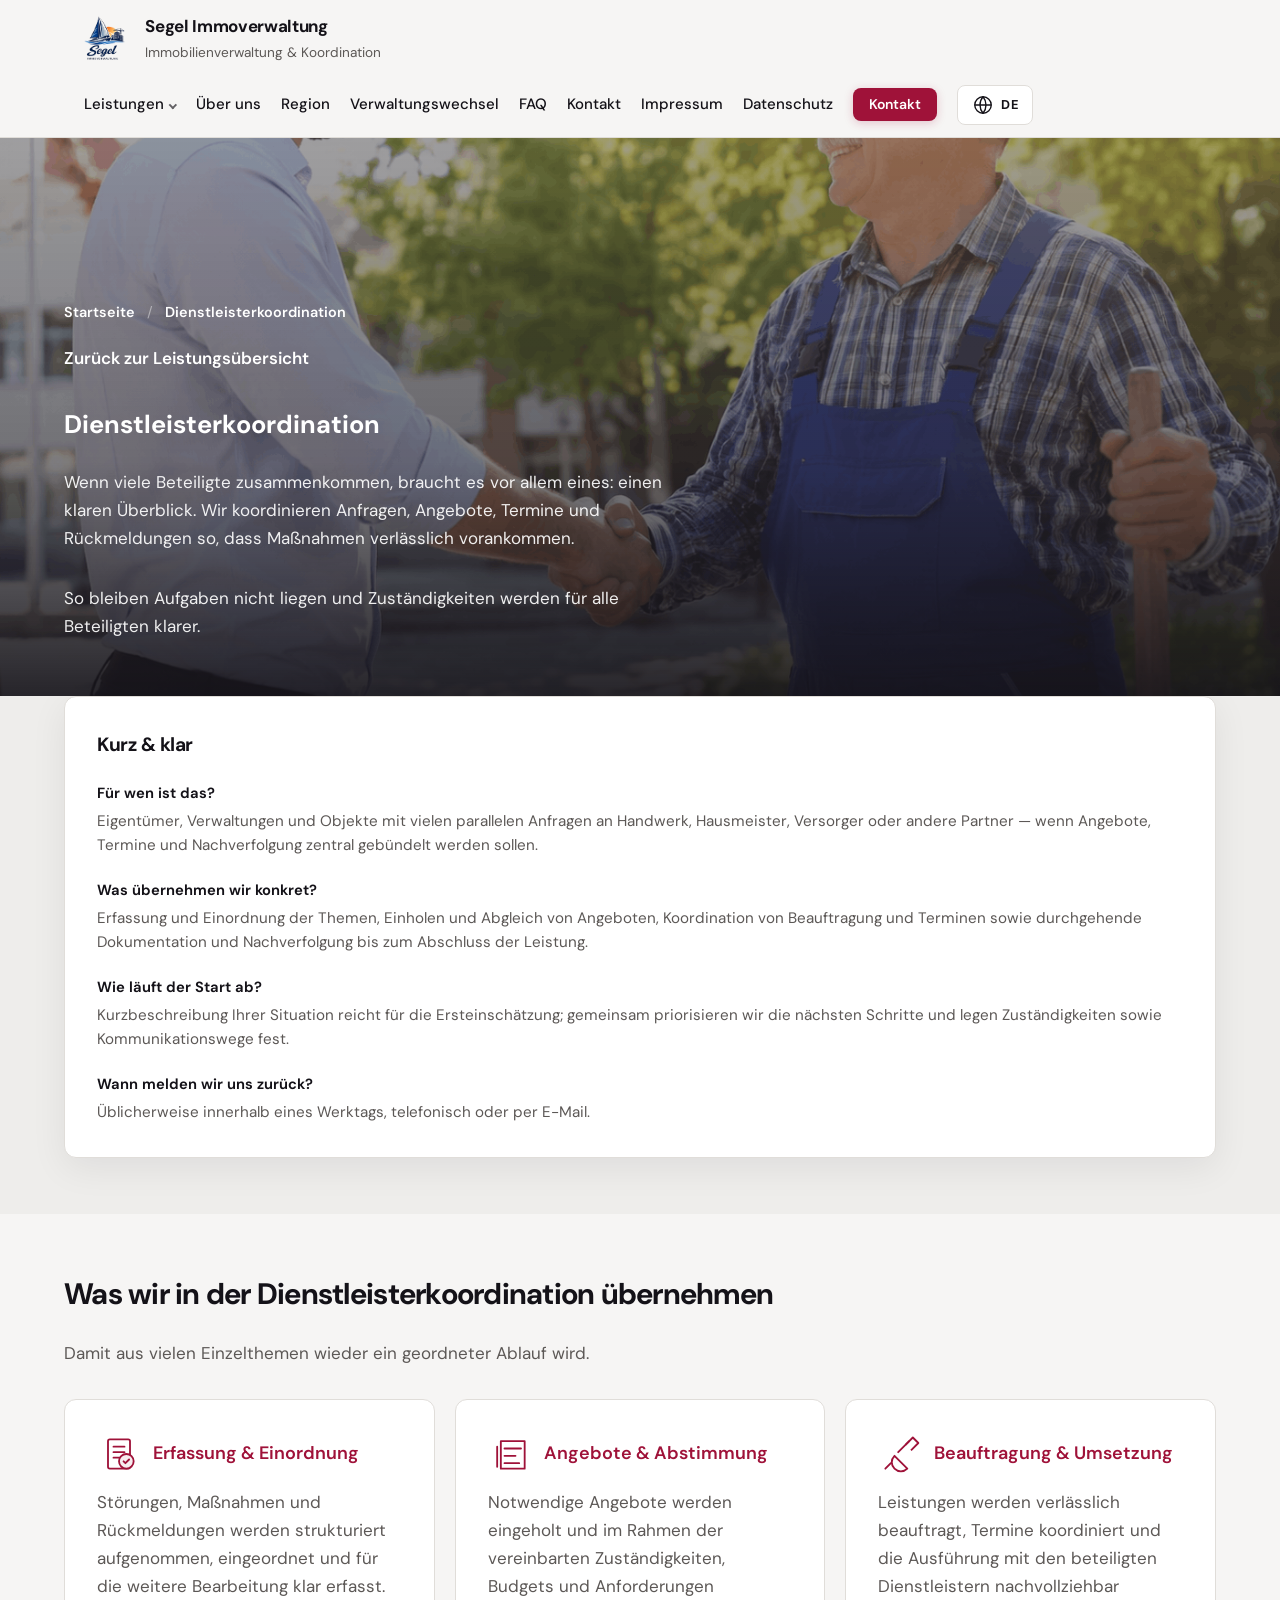
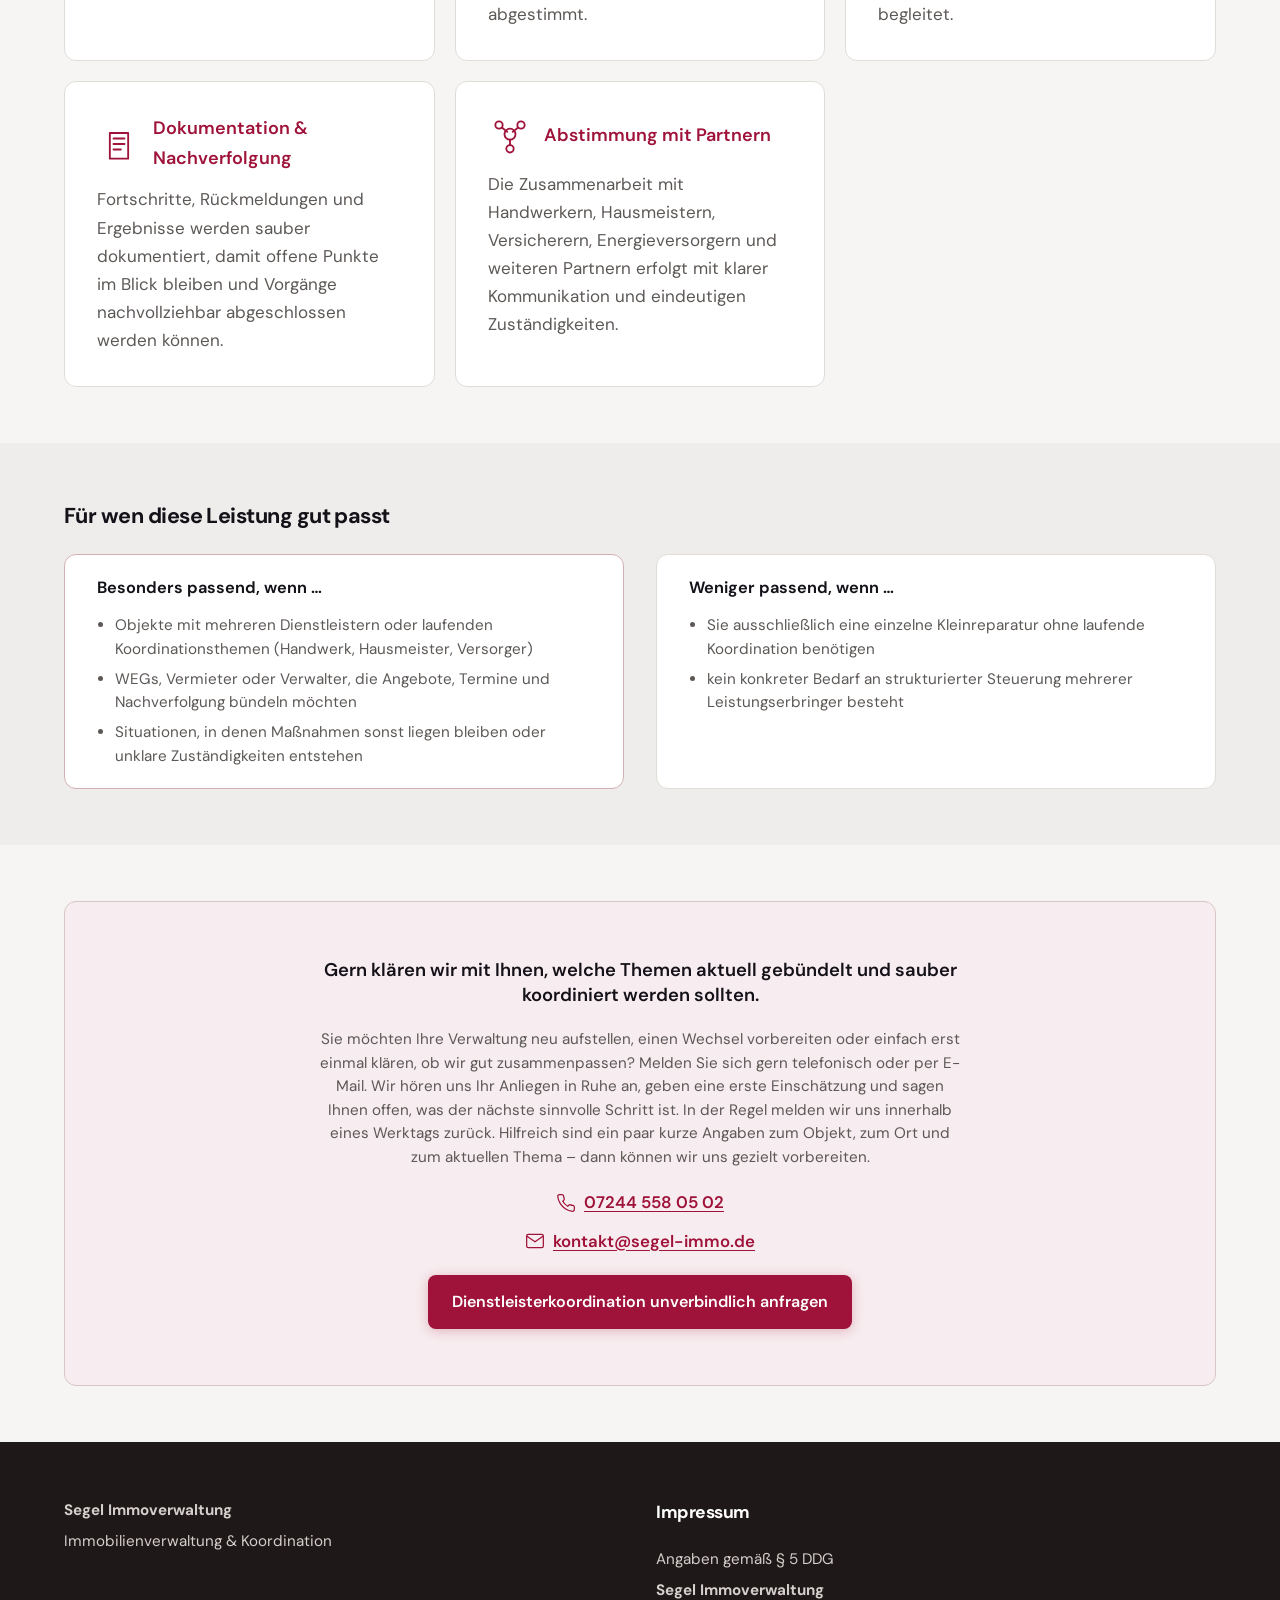
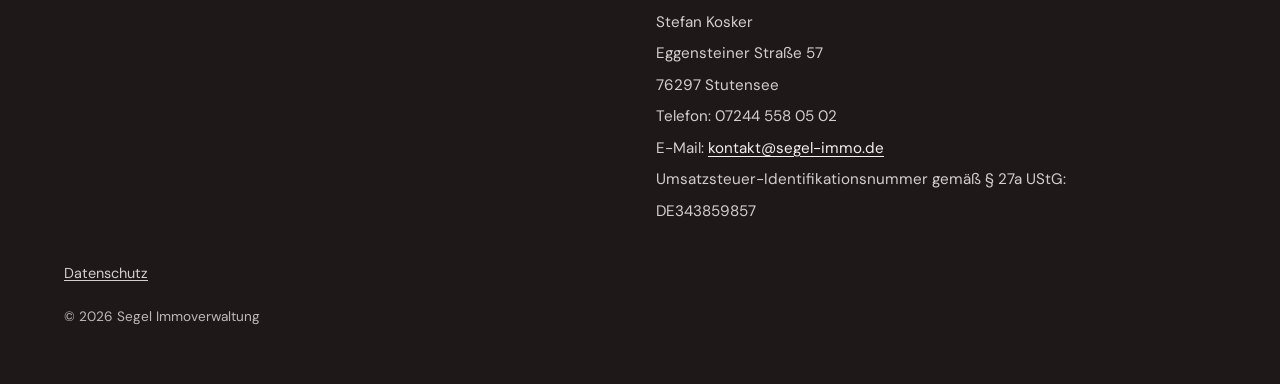
<file: leistungen/dienstleisterkoordination.html>
<!DOCTYPE html>
<html lang="de" class="logo-in-header">
  <head>
    <meta charset="utf-8" />
    <meta name="viewport" content="width=device-width, initial-scale=1" />
    <meta
      name="description"
      data-i18n="pageDlMetaDescription"
      data-i18n-attr="content"
      content="Koordination von Handwerk, Hausmeister und Versorgern: Angebote, Termine und Qualität im Blick — strukturiert dokumentiert."
    />
    <title data-i18n="pageDlMetaTitle">Dienstleisterkoordination — Segel Immoverwaltung</title>
    <link rel="preconnect" href="https://fonts.googleapis.com" />
    <link rel="preconnect" href="https://fonts.gstatic.com" crossorigin />
    <link
      href="https://fonts.googleapis.com/css2?family=DM+Sans:ital,wght@0,400;0,500;0,600;0,700;1,400&display=swap"
      rel="stylesheet"
    />
    <link rel="icon" href="../images/Logos/Logo-Small.png" type="image/png" />
    <link rel="canonical" href="https://segel-immo.de/leistungen/dienstleisterkoordination.html" />
    <link rel="alternate" hreflang="de" href="https://segel-immo.de/leistungen/dienstleisterkoordination.html" />
    <link rel="alternate" hreflang="en" href="https://segel-immo.de/en/leistungen/dienstleisterkoordination.html" />
    <link rel="alternate" hreflang="x-default" href="https://segel-immo.de/leistungen/dienstleisterkoordination.html" />
    <meta property="og:type" content="website" />
    <meta property="og:site_name" content="Segel Immoverwaltung" />
    <meta property="og:locale" content="de_DE" />
    <meta property="og:locale:alternate" content="en_US" />
    <meta property="og:url" content="https://segel-immo.de/leistungen/dienstleisterkoordination.html" />
    <meta property="og:title" content="Dienstleisterkoordination — Segel Immoverwaltung" />
    <meta property="og:description" content="Koordination von Handwerk, Hausmeister und Versorgern: Angebote, Termine und Qualität im Blick — strukturiert dokumentiert." />
    <meta property="og:image" content="https://segel-immo.de/images/Logos/Logo-Small.png" />
    <meta name="twitter:card" content="summary_large_image" />
    <meta name="twitter:title" content="Dienstleisterkoordination — Segel Immoverwaltung" />
    <meta name="twitter:description" content="Koordination von Handwerk, Hausmeister und Versorgern: Angebote, Termine und Qualität im Blick — strukturiert dokumentiert." />
    <meta name="twitter:image" content="https://segel-immo.de/images/Logos/Logo-Small.png" />
    <script type="application/ld+json">
      {
        "@context": "https://schema.org",
        "@graph": [
          {
            "@type": "WebSite",
            "name": "Segel Immoverwaltung",
            "url": "https://segel-immo.de/",
            "publisher": {
              "@type": "Organization",
              "name": "Segel Immoverwaltung",
              "url": "https://segel-immo.de/"
            }
          },
          {
            "@type": "BreadcrumbList",
            "itemListElement": [
              {
                "@type": "ListItem",
                "position": 1,
                "name": "Start",
                "item": "https://segel-immo.de/"
              },
              {
                "@type": "ListItem",
                "position": 2,
                "name": "Leistungen",
                "item": "https://segel-immo.de/#leistungen"
              },
              {
                "@type": "ListItem",
                "position": 3,
                "name": "Dienstleisterkoordination",
                "item": "https://segel-immo.de/leistungen/dienstleisterkoordination.html"
              }
            ]
          }
        ]
      }
    </script>
    <link rel="stylesheet" href="../css/styles.css" />
  </head>
  <body class="page-detail" data-mail-context="dl">
    <a class="skip-link" href="#main" data-i18n="skip">Zum Inhalt springen</a>

    <header class="site-header">
      <div class="header-inner">
        <a class="brand" href="../index.html#top" id="top">
          <img
            src="../images/Logos/Logo.png"
            width="429"
            height="456"
            alt="Segel Immoverwaltung — Logo"
            data-i18n="brandLogoAlt"
            data-i18n-attr="alt"
            decoding="async"
          />
          <span class="brand-text">
            <span class="brand-name">Segel Immoverwaltung</span>
            <span class="brand-tag" data-i18n="brandTag">Immobilienverwaltung &amp; Koordination</span>
          </span>
        </a>
        <div class="header-actions">
          <div class="nav-drawer-backdrop" aria-hidden="true"></div>
          <div class="nav-drawer" id="site-nav-drawer">
            <nav class="site-nav" data-i18n-attr="aria-label" data-i18n="navAria" aria-label="Hauptnavigation">
              <details class="nav-dropdown">
                <summary class="nav-dropdown__summary">
                  <span data-i18n="navServices">Leistungen</span>
                </summary>
                <div
                  class="nav-dropdown__panel"
                  data-i18n-attr="aria-label"
                  data-i18n="navAriaSubmenuLeistungen"
                  aria-label="Leistungen — Untermenü"
                >
                  <ul role="list">
                    <li>
                      <a href="weg-verwaltung.html" data-i18n="navLeistungWeg">Hausverwaltung (WEG)</a>
                    </li>
                    <li>
                      <a href="mietverwaltung.html" data-i18n="navLeistungMiet">Mietverwaltung</a>
                    </li>
                    <li>
                      <a
                        href="dienstleisterkoordination.html"
                        data-i18n="navLeistungDl"
                        aria-current="page"
                        >Dienstleisterkoordination</a
                      >
                    </li>
                    <li>
                      <a href="baukoordination.html" data-i18n="navLeistungBau">Baukoordination</a>
                    </li>
                  </ul>
                </div>
              </details>
              <a href="../ueber-uns.html" data-i18n="navAbout">Über uns</a>
              <a href="../index.html#region" data-i18n="navRegion">Region</a>
              <a href="../index.html#ablauf" data-i18n="navProcess">Verwaltungswechsel</a>
              <a href="../index.html#faq" data-i18n="navFaq">FAQ</a>
              <a href="../index.html#kontakt" data-i18n="navContact">Kontakt</a>
              <a href="../index.html#impressum" data-i18n="navImprint">Impressum</a>
              <a href="../datenschutz.html" data-i18n="navPrivacy">Datenschutz</a>
            </nav>
            <div
              class="nav-drawer__contact"
              data-i18n-attr="aria-label"
              data-i18n="contactDrawerAria"
              aria-label="Kontakt — Telefon und E-Mail"
            >
              <a
                class="nav-drawer__contact-link nav-drawer__tel"
                href="tel:+4972445580502"
                ><span class="nav-drawer__contact-icon" aria-hidden="true"
                  ><svg
                    width="20"
                    height="20"
                    viewBox="0 0 24 24"
                    fill="none"
                    stroke="currentColor"
                    stroke-width="1.5"
                  >
                    <path
                      d="M22 16.92v3a2 2 0 0 1-2.18 2 19.79 19.79 0 0 1-8.63-3.07 19.5 19.5 0 0 1-6-6 19.79 19.79 0 0 1-3.07-8.67A2 2 0 0 1 4.11 2h3a2 2 0 0 1 2 1.72 12.84 12.84 0 0 0 .7 2.81 2 2 0 0 1-.45 2.11L8.09 9.91a16 16 0 0 0 6 6l1.27-1.27a2 2 0 0 1 2.11-.45 12.84 12.84 0 0 0 2.81.7A2 2 0 0 1 22 16.92z"
                    /></svg></span
                ><span data-i18n="contactPhoneDisplay">07244 558 05 02</span></a
              >
              <a
                class="nav-drawer__contact-link nav-drawer__mail mailto-contact-link"
                href="mailto:kontakt@segel-immo.de"
                ><span class="nav-drawer__contact-icon" aria-hidden="true"
                  ><svg
                    width="20"
                    height="20"
                    viewBox="0 0 24 24"
                    fill="none"
                    stroke="currentColor"
                    stroke-width="1.5"
                  >
                    <path
                      d="M4 4h16c1.1 0 2 .9 2 2v12c0 1.1-.9 2-2 2H4c-1.1 0-2-.9-2-2V6c0-1.1.9-2 2-2z"
                    />
                    <path d="m22 6-10 7L2 6" /></svg></span
                ><span data-i18n="contactEmailDisplay">kontakt@segel-immo.de</span></a
              >
            </div>
          </div>
          <a class="btn btn--header-cta" href="../index.html#kontakt" data-i18n="navContact">Kontakt</a>
          <div class="lang-switch-wrap">
            <span class="visually-hidden" data-i18n="langToggle" id="lang-switch-label"
              >Sprache wählen</span
            >
            <button
              type="button"
              class="lang-toggle-btn"
              id="lang-toggle"
              aria-label="Sprache: Deutsch. Auf Englisch umschalten."
            >
              <svg width="22" height="22" viewBox="0 0 24 24" aria-hidden="true" fill="none" stroke="currentColor" stroke-width="1.5">
                <circle cx="12" cy="12" r="9" />
                <path d="M3 12h18M12 3a14 14 0 0 0 0 18M12 3a14 14 0 0 1 0 18" />
              </svg>
              <span id="lang-badge">DE</span>
            </button>
          </div>
          <button
            type="button"
            class="nav-toggle"
            id="nav-toggle"
            aria-expanded="false"
            aria-controls="site-nav-drawer"
            data-i18n="navOpenMenu"
            data-i18n-attr="aria-label"
          >
            <span class="nav-toggle__bars" aria-hidden="true"></span>
          </button>
        </div>
      </div>
    </header>

    <main id="main">
      <section class="detail-hero">
        <div
          class="detail-hero__parallax"
          style="background-image: url('../images/carousel-images/dienstleisterkoordination.png')"
          aria-hidden="true"
        ></div>
        <div class="detail-hero__scrim" aria-hidden="true"></div>
        <div class="section-inner detail-hero__content">
          <nav
            class="detail-breadcrumb"
            aria-label="Brotkrümel"
            data-i18n-attr="aria-label"
            data-i18n="detailBreadcrumbAria"
          >
            <a href="../index.html" data-i18n="detailBreadcrumbHome">Startseite</a>
            <span class="detail-breadcrumb__sep" aria-hidden="true">/</span>
            <span class="detail-breadcrumb__current" data-i18n="pageDlH1">Dienstleisterkoordination</span>
          </nav>
          <a class="detail-back" href="../index.html#leistungen" data-i18n="detailBack"
            >Zurück zur Leistungsübersicht</a
          >
          <h1 data-i18n="pageDlH1">Dienstleisterkoordination</h1>
          <p class="lead-muted" data-i18n="pageDlLead">
            Wenn viele Beteiligte zusammenkommen, braucht es vor allem eines: einen klaren Überblick. Wir
            koordinieren Anfragen, Angebote, Termine und Rückmeldungen so, dass Maßnahmen verlässlich
            vorankommen.
          </p>
          <p class="lead-muted detail-hero__teaser" data-i18n="leistungTeaserDlText">
            So bleiben Aufgaben nicht liegen und Zuständigkeiten werden für alle Beteiligten klarer.
          </p>
        </div>
      </section>

      <section class="section section--answer-first" aria-labelledby="dl-answer-heading">
        <div class="section-inner">
          <div class="service-answer-first" role="region" aria-labelledby="dl-answer-heading">
            <h2 id="dl-answer-heading" class="service-answer-first__title" data-i18n="answerFirstTitle">
              Kurz &amp; klar
            </h2>
            <dl class="service-answer-first__list">
              <div class="service-answer-first__item">
                <dt data-i18n="answerWhoLabel">Für wen ist das?</dt>
                <dd data-i18n="pageDlAnswerWho">
                  Eigentümer, Verwaltungen und Objekte mit vielen parallelen Anfragen an Handwerk, Hausmeister, Versorger oder andere Partner — wenn Angebote, Termine und Nachverfolgung zentral gebündelt werden sollen.
                </dd>
              </div>
              <div class="service-answer-first__item">
                <dt data-i18n="answerWhatLabel">Was übernehmen wir konkret?</dt>
                <dd data-i18n="pageDlAnswerWhat">
                  Erfassung und Einordnung der Themen, Einholen und Abgleich von Angeboten, Koordination von Beauftragung und Terminen sowie durchgehende Dokumentation und Nachverfolgung bis zum Abschluss der Leistung.
                </dd>
              </div>
              <div class="service-answer-first__item">
                <dt data-i18n="answerStartLabel">Wie läuft der Start ab?</dt>
                <dd data-i18n="pageDlAnswerStart">
                  Kurzbeschreibung Ihrer Situation reicht für die Ersteinschätzung; gemeinsam priorisieren wir die nächsten Schritte und legen Zuständigkeiten sowie Kommunikationswege fest.
                </dd>
              </div>
              <div class="service-answer-first__item">
                <dt data-i18n="answerReplyLabel">Wann melden wir uns zurück?</dt>
                <dd data-i18n="pageDlAnswerReply">
                  Üblicherweise innerhalb eines Werktags, telefonisch oder per E-Mail.
                </dd>
              </div>
            </dl>
          </div>
        </div>
      </section>

      <section class="section" aria-labelledby="page-dl-services-heading">
        <div class="section-inner">
          <h2 id="page-dl-services-heading" data-i18n="pageDlServicesHeading">
            Was wir in der Dienstleisterkoordination übernehmen
          </h2>
          <p class="lead-muted" data-i18n="pageDlServicesLead">
            Damit aus vielen Einzelthemen wieder ein geordneter Ablauf wird.
          </p>
          <div class="card-grid">
            <article class="card detail-block">
              <div class="card-head">
                <img
                  class="card-icon"
                  src="../images/icons/svc-formalitaeten.svg"
                  width="44"
                  height="44"
                  alt=""
                  aria-hidden="true"
                  decoding="async"
                />
                <h3 data-i18n="pageDlBlock1Title">Erfassung &amp; Einordnung</h3>
              </div>
              <p data-i18n="pageDlBlock1Text">
                Störungen, Maßnahmen und Rückmeldungen werden strukturiert aufgenommen, eingeordnet und für die weitere Bearbeitung klar erfasst.
              </p>
            </article>
            <article class="card detail-block">
              <div class="card-head">
                <img
                  class="card-icon"
                  src="../images/icons/svc-abrechnung.svg"
                  width="44"
                  height="44"
                  alt=""
                  aria-hidden="true"
                  decoding="async"
                />
                <h3 data-i18n="pageDlBlock2Title">Angebote &amp; Abstimmung</h3>
              </div>
              <p data-i18n="pageDlBlock2Text">
                Notwendige Angebote werden eingeholt und im Rahmen der vereinbarten Zuständigkeiten, Budgets und Anforderungen abgestimmt.
              </p>
            </article>
            <article class="card detail-block">
              <div class="card-head">
                <img
                  class="card-icon"
                  src="../images/icons/svc-instandhaltung.svg"
                  width="44"
                  height="44"
                  alt=""
                  aria-hidden="true"
                  decoding="async"
                />
                <h3 data-i18n="pageDlBlock3Title">Beauftragung &amp; Umsetzung</h3>
              </div>
              <p data-i18n="pageDlBlock3Text">
                Leistungen werden verlässlich beauftragt, Termine koordiniert und die Ausführung mit den beteiligten Dienstleistern nachvollziehbar begleitet.
              </p>
            </article>
            <article class="card detail-block">
              <div class="card-head">
                <img
                  class="card-icon"
                  src="../images/icons/pillar-ordnung.svg"
                  width="44"
                  height="44"
                  alt=""
                  aria-hidden="true"
                  decoding="async"
                />
                <h3 data-i18n="pageDlBlock4Title">Dokumentation &amp; Nachverfolgung</h3>
              </div>
              <p data-i18n="pageDlBlock4Text">
                Fortschritte, Rückmeldungen und Ergebnisse werden sauber dokumentiert, damit offene Punkte im Blick bleiben und Vorgänge nachvollziehbar abgeschlossen werden können.
              </p>
            </article>
            <article class="card detail-block">
              <div class="card-head">
                <img
                  class="card-icon"
                  src="../images/icons/detail-schnittstellen.svg"
                  width="44"
                  height="44"
                  alt=""
                  aria-hidden="true"
                  decoding="async"
                />
                <h3 data-i18n="pageDlBlock5Title">Abstimmung mit Partnern</h3>
              </div>
              <p data-i18n="pageDlBlock5Text">
                Die Zusammenarbeit mit Handwerkern, Hausmeistern, Versicherern, Energieversorgern und weiteren Partnern erfolgt mit klarer Kommunikation und eindeutigen Zuständigkeiten.
              </p>
            </article>
          </div>
        </div>
      </section>

      <section class="section section--fit" aria-labelledby="dl-fit-heading">
        <div class="section-inner">
          <h2 id="dl-fit-heading" class="fit-heading" data-i18n="pageDlFitHeading">
            Für wen diese Leistung gut passt
          </h2>
          <div class="fit-cols">
            <div class="fit-col fit-col--yes">
              <h3 data-i18n="pageDlFitYesTitle">Besonders passend, wenn …</h3>
              <ul class="fit-list">
                <li data-i18n="pageDlFitYes1">
                  Objekte mit mehreren Dienstleistern oder laufenden Koordinationsthemen (Handwerk,
                  Hausmeister, Versorger)
                </li>
                <li data-i18n="pageDlFitYes2">
                  WEGs, Vermieter oder Verwalter, die Angebote, Termine und Nachverfolgung bündeln
                  möchten
                </li>
                <li data-i18n="pageDlFitYes3">
                  Situationen, in denen Maßnahmen sonst liegen bleiben oder unklare Zuständigkeiten
                  entstehen
                </li>
              </ul>
            </div>
            <div class="fit-col fit-col--no">
              <h3 data-i18n="pageDlFitNoTitle">Weniger passend, wenn …</h3>
              <ul class="fit-list">
                <li data-i18n="pageDlFitNo1">
                  Sie ausschließlich eine einzelne Kleinreparatur ohne laufende Koordination benötigen
                </li>
                <li data-i18n="pageDlFitNo2">
                  kein konkreter Bedarf an strukturierter Steuerung mehrerer Leistungserbringer besteht
                </li>
              </ul>
            </div>
          </div>
        </div>
      </section>

      <section
        class="section section--contact-detail"
        id="kontakt"
        aria-labelledby="detail-contact-heading"
      >
        <div class="section-inner">
          <div class="contact-block contact-block--detail">
            <p class="contact-block__hook" id="detail-contact-heading" data-i18n="pageDlContactHook">
              Gern klären wir mit Ihnen, welche Themen aktuell gebündelt und sauber koordiniert werden
              sollten.
            </p>
            <p class="contact-block__microcopy" data-i18n="contactMicrocopy">
              Sie möchten Ihre Verwaltung neu aufstellen, einen Wechsel vorbereiten oder einfach
              erst einmal klären, ob wir gut zusammenpassen? Melden Sie sich gern telefonisch oder
              per E-Mail. Wir hören uns Ihr Anliegen in Ruhe an, geben eine erste Einschätzung und
              sagen Ihnen offen, was der nächste sinnvolle Schritt ist. In der Regel melden wir uns
              innerhalb eines Werktags zurück. Hilfreich sind ein paar kurze Angaben zum Objekt,
              zum Ort und zum aktuellen Thema – dann können wir uns gezielt vorbereiten.
            </p>
            <div class="contact-block__channels">
              <a
                class="contact-block__channel contact-block__tel"
                href="tel:+4972445580502"
                ><span class="contact-block__channel-icon" aria-hidden="true"
                  ><svg
                    width="20"
                    height="20"
                    viewBox="0 0 24 24"
                    fill="none"
                    stroke="currentColor"
                    stroke-width="1.5"
                  >
                    <path
                      d="M22 16.92v3a2 2 0 0 1-2.18 2 19.79 19.79 0 0 1-8.63-3.07 19.5 19.5 0 0 1-6-6 19.79 19.79 0 0 1-3.07-8.67A2 2 0 0 1 4.11 2h3a2 2 0 0 1 2 1.72 12.84 12.84 0 0 0 .7 2.81 2 2 0 0 1-.45 2.11L8.09 9.91a16 16 0 0 0 6 6l1.27-1.27a2 2 0 0 1 2.11-.45 12.84 12.84 0 0 0 2.81.7A2 2 0 0 1 22 16.92z"
                    /></svg></span
                ><span data-i18n="contactPhoneDisplay">07244 558 05 02</span></a
              >
              <a
                class="contact-block__channel contact-block__email mailto-contact-link"
                href="mailto:kontakt@segel-immo.de"
                ><span class="contact-block__channel-icon" aria-hidden="true"
                  ><svg
                    width="20"
                    height="20"
                    viewBox="0 0 24 24"
                    fill="none"
                    stroke="currentColor"
                    stroke-width="1.5"
                  >
                    <path
                      d="M4 4h16c1.1 0 2 .9 2 2v12c0 1.1-.9 2-2 2H4c-1.1 0-2-.9-2-2V6c0-1.1.9-2 2-2z"
                    />
                    <path d="m22 6-10 7L2 6" /></svg></span
                ><span data-i18n="contactEmailDisplay">kontakt@segel-immo.de</span></a
              >
            </div>
            <a
              class="btn btn--primary mailto-contact-link"
              id="mailto-contact-detail"
              href="mailto:kontakt@segel-immo.de"
              >Dienstleisterkoordination unverbindlich anfragen</a
            >
          </div>
        </div>
      </section>
    </main>

    <footer class="site-footer" id="impressum">
      <div class="section-inner">
        <div class="footer-grid">
          <div>
            <strong data-i18n="footerCompany">Segel Immoverwaltung</strong>
            <p class="footer-brand-sub" data-i18n="brandTag">Immobilienverwaltung &amp; Koordination</p>
          </div>
          <div>
            <h2 class="imprint-footer-h2" data-i18n="imprintTitle">Impressum</h2>
            <div class="impressum-content">
              <p data-i18n="imprintDdg">Angaben gemäß § 5 DDG</p>
              <p><strong data-i18n="footerCompany">Segel Immoverwaltung</strong></p>
              <p data-i18n="imprintOwnerName">Stefan Kosker</p>
              <p data-i18n="imprintStreet">Eggensteiner Straße 57</p>
              <p data-i18n="imprintCity">76297 Stutensee</p>
              <p data-i18n="imprintPhone">Telefon: 07244 558 05 02</p>
              <p>
                <span data-i18n="imprintEmailLabel">E-Mail:</span>
                <a href="mailto:kontakt@segel-immo.de" class="mailto-contact-link">kontakt@segel-immo.de</a>
              </p>
              <p data-i18n="imprintVatIntro">Umsatzsteuer-Identifikationsnummer gemäß § 27a UStG:</p>
              <p data-i18n="imprintVatId">DE343859857</p>
            </div>
          </div>
        </div>
        <p class="footer-legal-links">
          <a href="../datenschutz.html" data-i18n="navPrivacy">Datenschutz</a>
        </p>
        <p class="footer-note" style="border: 0; padding-top: 0">
          © <span id="year"></span>
          <span data-i18n="footerCompany">Segel Immoverwaltung</span>
        </p>
      </div>
    </footer>

    <nav
      class="mobile-contact-bar"
      aria-label=""
      data-i18n="mobileContactBarLabel"
      data-i18n-attr="aria-label"
    >
      <a class="mobile-contact-bar__btn mobile-contact-bar__btn--call" href="tel:+4972445580502"
        ><span data-i18n="mobileContactCall">Anrufen</span></a
      >
      <a
        class="mobile-contact-bar__btn mobile-contact-bar__btn--mail mailto-contact-link"
        href="mailto:kontakt@segel-immo.de"
        ><span data-i18n="mobileContactMail">E-Mail</span></a
      >
      <a class="mobile-contact-bar__btn mobile-contact-bar__btn--request" href="#kontakt"
        ><span data-i18n="mobileContactRequest">Erstgespräch</span></a
      >
    </nav>

    <script>
      document.getElementById("year").textContent = new Date().getFullYear();
    </script>
    <script src="../js/app.js"></script>
  </body>
</html>
</file>
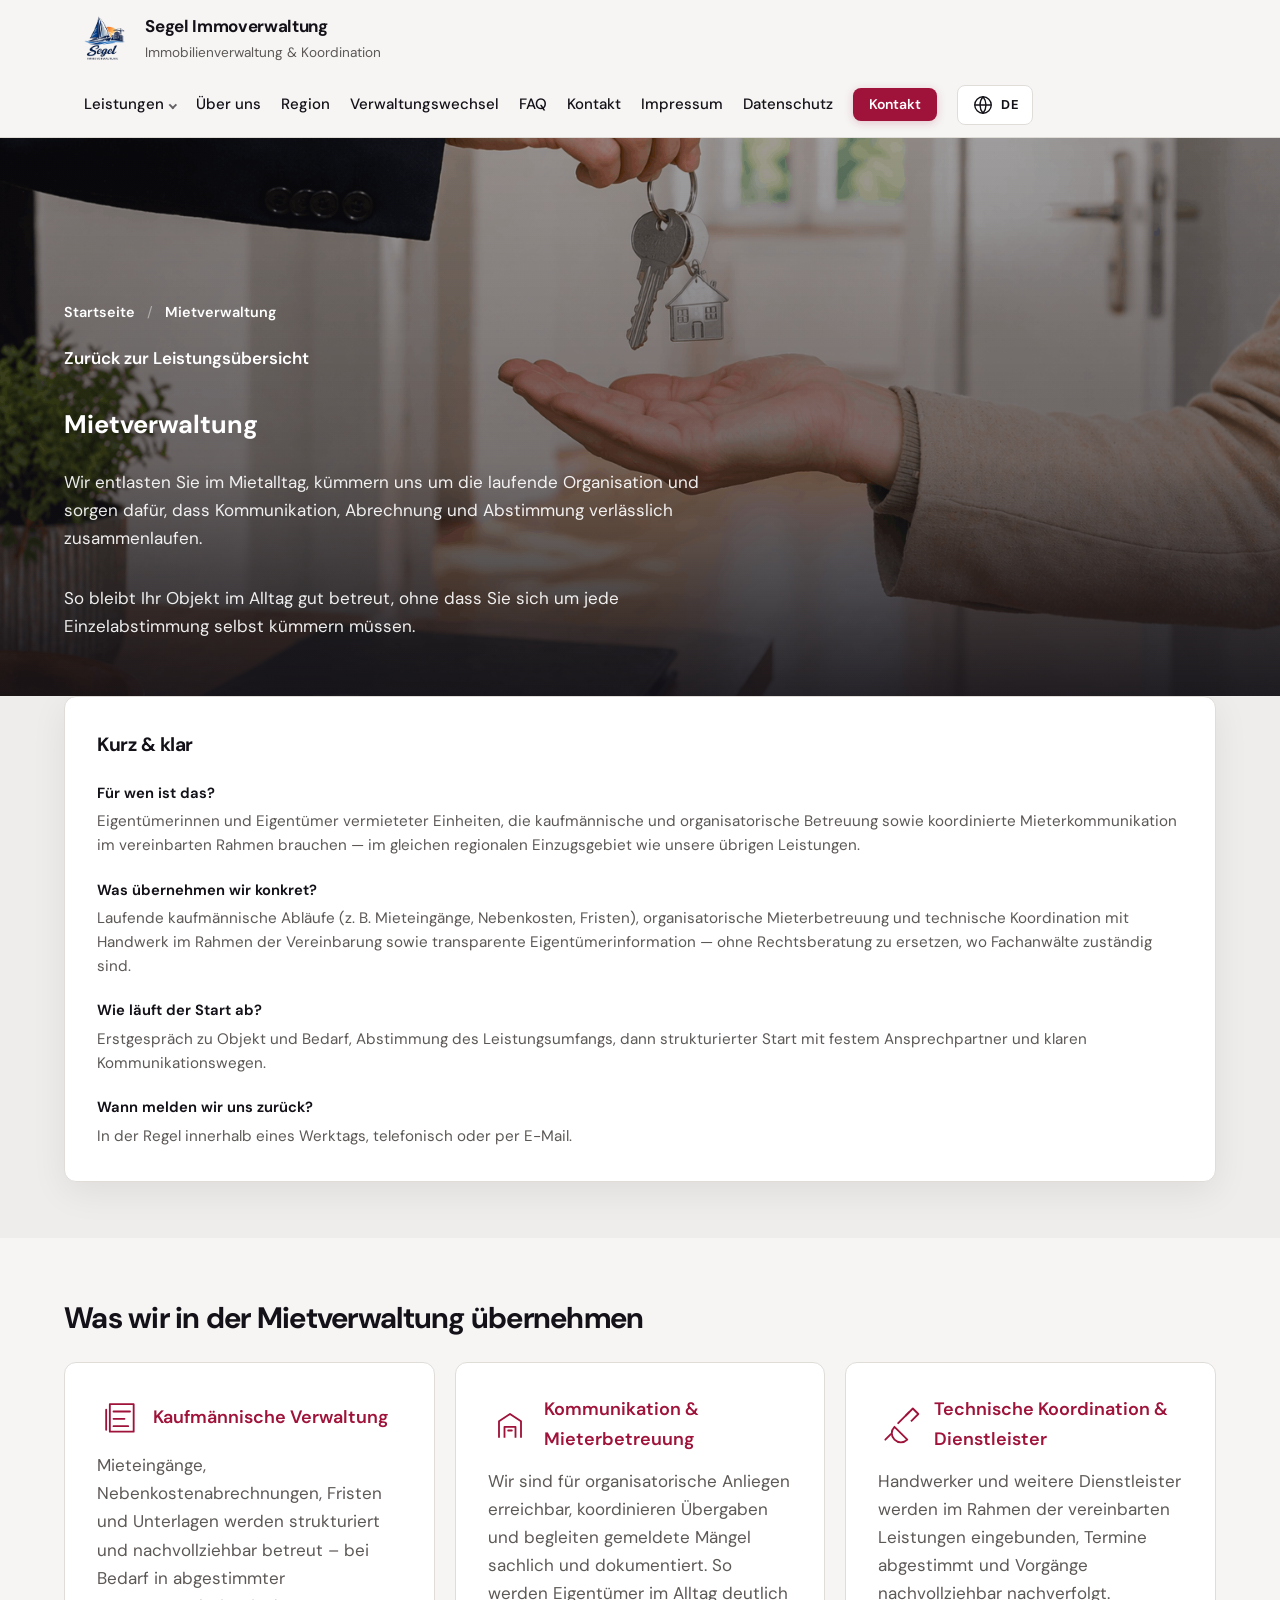
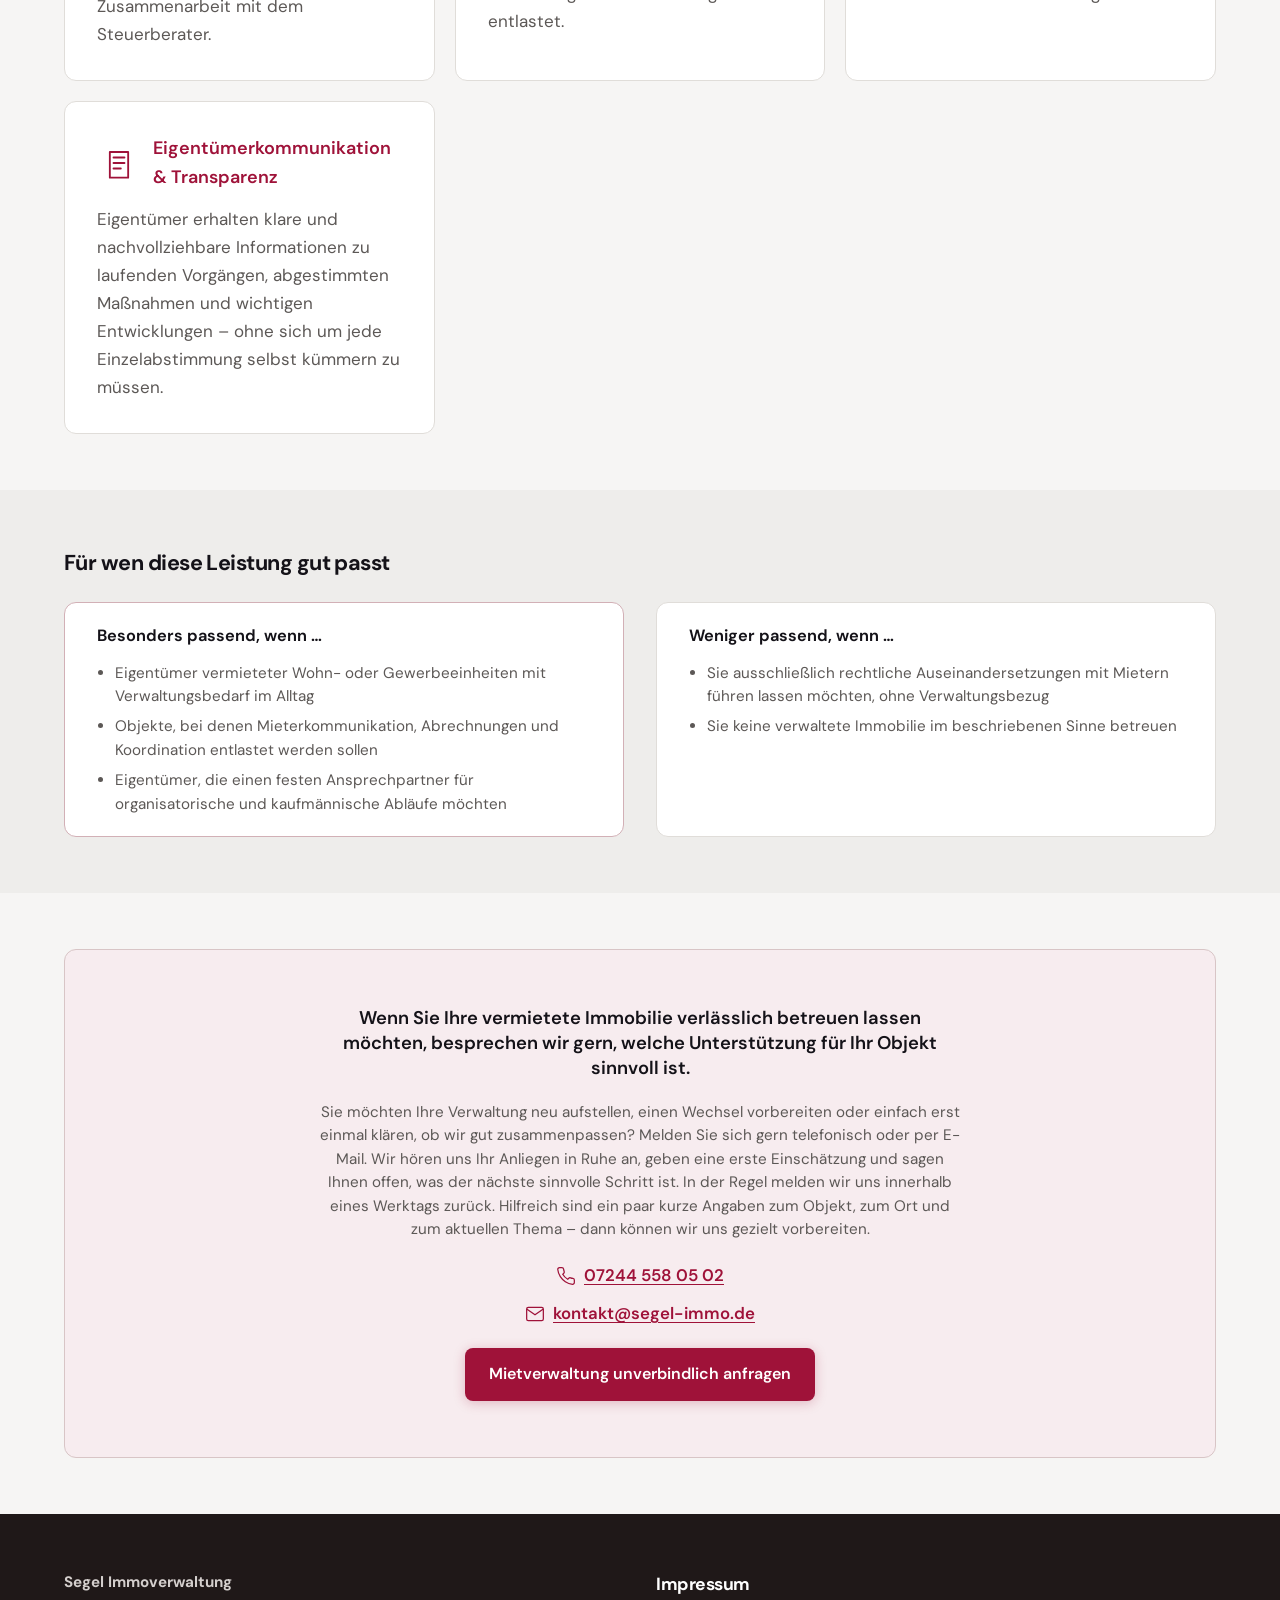
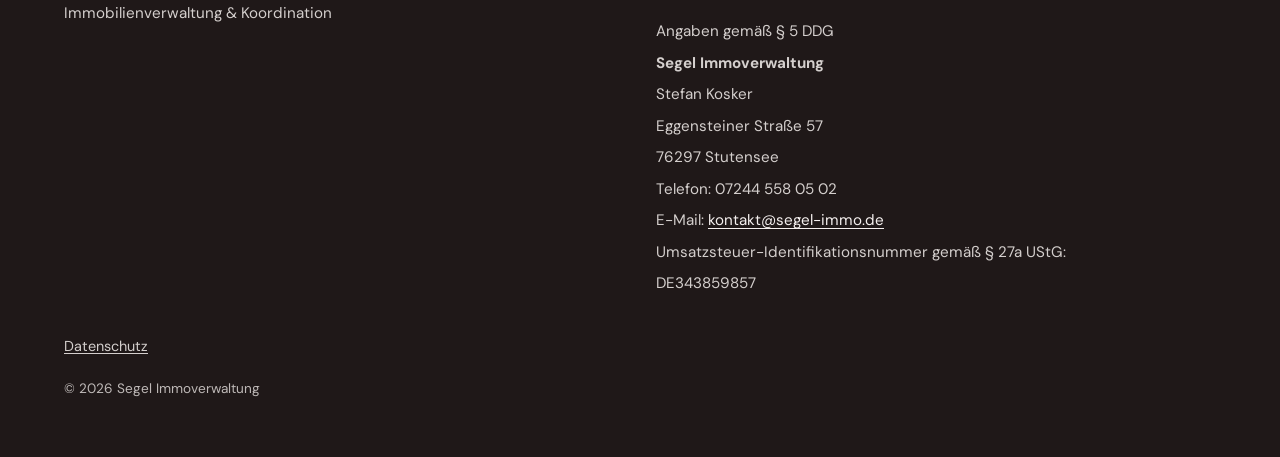
<file: leistungen/mietverwaltung.html>
<!DOCTYPE html>
<html lang="de" class="logo-in-header">
  <head>
    <meta charset="utf-8" />
    <meta name="viewport" content="width=device-width, initial-scale=1" />
    <meta
      name="description"
      data-i18n="pageMietMetaDescription"
      data-i18n-attr="content"
      content="Mietverwaltung für Eigentümer: laufende Organisation, Mieterkommunikation und kaufmännische Abläufe — mit festem Ansprechpartner."
    />
    <title data-i18n="pageMietMetaTitle">Mietverwaltung — Segel Immoverwaltung Karlsruhe & Region</title>
    <link rel="preconnect" href="https://fonts.googleapis.com" />
    <link rel="preconnect" href="https://fonts.gstatic.com" crossorigin />
    <link
      href="https://fonts.googleapis.com/css2?family=DM+Sans:ital,wght@0,400;0,500;0,600;0,700;1,400&display=swap"
      rel="stylesheet"
    />
    <link rel="icon" href="../images/Logos/Logo-Small.png" type="image/png" />
    <link rel="canonical" href="https://segel-immo.de/leistungen/mietverwaltung.html" />
    <link rel="alternate" hreflang="de" href="https://segel-immo.de/leistungen/mietverwaltung.html" />
    <link rel="alternate" hreflang="en" href="https://segel-immo.de/en/leistungen/mietverwaltung.html" />
    <link rel="alternate" hreflang="x-default" href="https://segel-immo.de/leistungen/mietverwaltung.html" />
    <meta property="og:type" content="website" />
    <meta property="og:site_name" content="Segel Immoverwaltung" />
    <meta property="og:locale" content="de_DE" />
    <meta property="og:locale:alternate" content="en_US" />
    <meta property="og:url" content="https://segel-immo.de/leistungen/mietverwaltung.html" />
    <meta property="og:title" content="Mietverwaltung — Segel Immoverwaltung Karlsruhe &amp; Region" />
    <meta property="og:description" content="Mietverwaltung für Eigentümer: laufende Organisation, Mieterkommunikation und kaufmännische Abläufe — mit festem Ansprechpartner." />
    <meta property="og:image" content="https://segel-immo.de/images/Logos/Logo-Small.png" />
    <meta name="twitter:card" content="summary_large_image" />
    <meta name="twitter:title" content="Mietverwaltung — Segel Immoverwaltung Karlsruhe &amp; Region" />
    <meta name="twitter:description" content="Mietverwaltung für Eigentümer: laufende Organisation, Mieterkommunikation und kaufmännische Abläufe — mit festem Ansprechpartner." />
    <meta name="twitter:image" content="https://segel-immo.de/images/Logos/Logo-Small.png" />
    <script type="application/ld+json">
      {
        "@context": "https://schema.org",
        "@graph": [
          {
            "@type": "WebSite",
            "name": "Segel Immoverwaltung",
            "url": "https://segel-immo.de/",
            "publisher": {
              "@type": "Organization",
              "name": "Segel Immoverwaltung",
              "url": "https://segel-immo.de/"
            }
          },
          {
            "@type": "BreadcrumbList",
            "itemListElement": [
              {
                "@type": "ListItem",
                "position": 1,
                "name": "Start",
                "item": "https://segel-immo.de/"
              },
              {
                "@type": "ListItem",
                "position": 2,
                "name": "Leistungen",
                "item": "https://segel-immo.de/#leistungen"
              },
              {
                "@type": "ListItem",
                "position": 3,
                "name": "Mietverwaltung",
                "item": "https://segel-immo.de/leistungen/mietverwaltung.html"
              }
            ]
          }
        ]
      }
    </script>
    <link rel="stylesheet" href="../css/styles.css" />
  </head>
  <body class="page-detail" data-mail-context="miet">
    <a class="skip-link" href="#main" data-i18n="skip">Zum Inhalt springen</a>

    <header class="site-header">
      <div class="header-inner">
        <a class="brand" href="../index.html#top" id="top">
          <img
            src="../images/Logos/Logo.png"
            width="429"
            height="456"
            alt="Segel Immoverwaltung — Logo"
            data-i18n="brandLogoAlt"
            data-i18n-attr="alt"
            decoding="async"
          />
          <span class="brand-text">
            <span class="brand-name">Segel Immoverwaltung</span>
            <span class="brand-tag" data-i18n="brandTag">Immobilienverwaltung &amp; Koordination</span>
          </span>
        </a>
        <div class="header-actions">
          <div class="nav-drawer-backdrop" aria-hidden="true"></div>
          <div class="nav-drawer" id="site-nav-drawer">
            <nav class="site-nav" data-i18n-attr="aria-label" data-i18n="navAria" aria-label="Hauptnavigation">
              <details class="nav-dropdown">
                <summary class="nav-dropdown__summary">
                  <span data-i18n="navServices">Leistungen</span>
                </summary>
                <div
                  class="nav-dropdown__panel"
                  data-i18n-attr="aria-label"
                  data-i18n="navAriaSubmenuLeistungen"
                  aria-label="Leistungen — Untermenü"
                >
                  <ul role="list">
                    <li>
                      <a href="weg-verwaltung.html" data-i18n="navLeistungWeg">Hausverwaltung (WEG)</a>
                    </li>
                    <li>
                      <a
                        href="mietverwaltung.html"
                        data-i18n="navLeistungMiet"
                        aria-current="page"
                        >Mietverwaltung</a
                      >
                    </li>
                    <li>
                      <a href="dienstleisterkoordination.html" data-i18n="navLeistungDl"
                        >Dienstleisterkoordination</a
                      >
                    </li>
                    <li>
                      <a href="baukoordination.html" data-i18n="navLeistungBau">Baukoordination</a>
                    </li>
                  </ul>
                </div>
              </details>
              <a href="../ueber-uns.html" data-i18n="navAbout">Über uns</a>
              <a href="../index.html#region" data-i18n="navRegion">Region</a>
              <a href="../index.html#ablauf" data-i18n="navProcess">Verwaltungswechsel</a>
              <a href="../index.html#faq" data-i18n="navFaq">FAQ</a>
              <a href="../index.html#kontakt" data-i18n="navContact">Kontakt</a>
              <a href="../index.html#impressum" data-i18n="navImprint">Impressum</a>
              <a href="../datenschutz.html" data-i18n="navPrivacy">Datenschutz</a>
            </nav>
            <div
              class="nav-drawer__contact"
              data-i18n-attr="aria-label"
              data-i18n="contactDrawerAria"
              aria-label="Kontakt — Telefon und E-Mail"
            >
              <a
                class="nav-drawer__contact-link nav-drawer__tel"
                href="tel:+4972445580502"
                ><span class="nav-drawer__contact-icon" aria-hidden="true"
                  ><svg
                    width="20"
                    height="20"
                    viewBox="0 0 24 24"
                    fill="none"
                    stroke="currentColor"
                    stroke-width="1.5"
                  >
                    <path
                      d="M22 16.92v3a2 2 0 0 1-2.18 2 19.79 19.79 0 0 1-8.63-3.07 19.5 19.5 0 0 1-6-6 19.79 19.79 0 0 1-3.07-8.67A2 2 0 0 1 4.11 2h3a2 2 0 0 1 2 1.72 12.84 12.84 0 0 0 .7 2.81 2 2 0 0 1-.45 2.11L8.09 9.91a16 16 0 0 0 6 6l1.27-1.27a2 2 0 0 1 2.11-.45 12.84 12.84 0 0 0 2.81.7A2 2 0 0 1 22 16.92z"
                    /></svg></span
                ><span data-i18n="contactPhoneDisplay">07244 558 05 02</span></a
              >
              <a
                class="nav-drawer__contact-link nav-drawer__mail mailto-contact-link"
                href="mailto:kontakt@segel-immo.de"
                ><span class="nav-drawer__contact-icon" aria-hidden="true"
                  ><svg
                    width="20"
                    height="20"
                    viewBox="0 0 24 24"
                    fill="none"
                    stroke="currentColor"
                    stroke-width="1.5"
                  >
                    <path
                      d="M4 4h16c1.1 0 2 .9 2 2v12c0 1.1-.9 2-2 2H4c-1.1 0-2-.9-2-2V6c0-1.1.9-2 2-2z"
                    />
                    <path d="m22 6-10 7L2 6" /></svg></span
                ><span data-i18n="contactEmailDisplay">kontakt@segel-immo.de</span></a
              >
            </div>
          </div>
          <a class="btn btn--header-cta" href="../index.html#kontakt" data-i18n="navContact">Kontakt</a>
          <div class="lang-switch-wrap">
            <span class="visually-hidden" data-i18n="langToggle" id="lang-switch-label"
              >Sprache wählen</span
            >
            <button
              type="button"
              class="lang-toggle-btn"
              id="lang-toggle"
              aria-label="Sprache: Deutsch. Auf Englisch umschalten."
            >
              <svg width="22" height="22" viewBox="0 0 24 24" aria-hidden="true" fill="none" stroke="currentColor" stroke-width="1.5">
                <circle cx="12" cy="12" r="9" />
                <path d="M3 12h18M12 3a14 14 0 0 0 0 18M12 3a14 14 0 0 1 0 18" />
              </svg>
              <span id="lang-badge">DE</span>
            </button>
          </div>
          <button
            type="button"
            class="nav-toggle"
            id="nav-toggle"
            aria-expanded="false"
            aria-controls="site-nav-drawer"
            data-i18n="navOpenMenu"
            data-i18n-attr="aria-label"
          >
            <span class="nav-toggle__bars" aria-hidden="true"></span>
          </button>
        </div>
      </div>
    </header>

    <main id="main">
      <section class="detail-hero">
        <div
          class="detail-hero__parallax"
          style="background-image: url('../images/carousel-images/Mietverwaltung.png')"
          aria-hidden="true"
        ></div>
        <div class="detail-hero__scrim" aria-hidden="true"></div>
        <div class="section-inner detail-hero__content">
          <nav
            class="detail-breadcrumb"
            aria-label="Brotkrümel"
            data-i18n-attr="aria-label"
            data-i18n="detailBreadcrumbAria"
          >
            <a href="../index.html" data-i18n="detailBreadcrumbHome">Startseite</a>
            <span class="detail-breadcrumb__sep" aria-hidden="true">/</span>
            <span class="detail-breadcrumb__current" data-i18n="pageMietH1">Mietverwaltung</span>
          </nav>
          <a class="detail-back" href="../index.html#leistungen" data-i18n="detailBack"
            >Zurück zur Leistungsübersicht</a
          >
          <h1 data-i18n="pageMietH1">Mietverwaltung</h1>
          <p class="lead-muted" data-i18n="pageMietLead">
            Wir entlasten Sie im Mietalltag, kümmern uns um die laufende Organisation und sorgen dafür,
            dass Kommunikation, Abrechnung und Abstimmung verlässlich zusammenlaufen.
          </p>
          <p class="lead-muted detail-hero__teaser" data-i18n="leistungTeaserMietText">
            So bleibt Ihr Objekt im Alltag gut betreut, ohne dass Sie sich um jede Einzelabstimmung
            selbst kümmern müssen.
          </p>
        </div>
      </section>

      <section class="section section--answer-first" aria-labelledby="miet-answer-heading">
        <div class="section-inner">
          <div class="service-answer-first" role="region" aria-labelledby="miet-answer-heading">
            <h2 id="miet-answer-heading" class="service-answer-first__title" data-i18n="answerFirstTitle">
              Kurz &amp; klar
            </h2>
            <dl class="service-answer-first__list">
              <div class="service-answer-first__item">
                <dt data-i18n="answerWhoLabel">Für wen ist das?</dt>
                <dd data-i18n="pageMietAnswerWho">
                  Eigentümerinnen und Eigentümer vermieteter Einheiten, die kaufmännische und organisatorische Betreuung sowie koordinierte Mieterkommunikation im vereinbarten Rahmen brauchen — im gleichen regionalen Einzugsgebiet wie unsere übrigen Leistungen.
                </dd>
              </div>
              <div class="service-answer-first__item">
                <dt data-i18n="answerWhatLabel">Was übernehmen wir konkret?</dt>
                <dd data-i18n="pageMietAnswerWhat">
                  Laufende kaufmännische Abläufe (z. B. Mieteingänge, Nebenkosten, Fristen), organisatorische Mieterbetreuung und technische Koordination mit Handwerk im Rahmen der Vereinbarung sowie transparente Eigentümerinformation — ohne Rechtsberatung zu ersetzen, wo Fachanwälte zuständig sind.
                </dd>
              </div>
              <div class="service-answer-first__item">
                <dt data-i18n="answerStartLabel">Wie läuft der Start ab?</dt>
                <dd data-i18n="pageMietAnswerStart">
                  Erstgespräch zu Objekt und Bedarf, Abstimmung des Leistungsumfangs, dann strukturierter Start mit festem Ansprechpartner und klaren Kommunikationswegen.
                </dd>
              </div>
              <div class="service-answer-first__item">
                <dt data-i18n="answerReplyLabel">Wann melden wir uns zurück?</dt>
                <dd data-i18n="pageMietAnswerReply">
                  In der Regel innerhalb eines Werktags, telefonisch oder per E-Mail.
                </dd>
              </div>
            </dl>
          </div>
        </div>
      </section>

      <section class="section" aria-labelledby="page-miet-services-heading">
        <div class="section-inner">
          <h2 id="page-miet-services-heading" data-i18n="pageMietServicesHeading">
            Was wir in der Mietverwaltung übernehmen
          </h2>
          <div class="card-grid">
            <article class="card detail-block">
              <div class="card-head">
                <img
                  class="card-icon"
                  src="../images/icons/svc-abrechnung.svg"
                  width="44"
                  height="44"
                  alt=""
                  aria-hidden="true"
                  decoding="async"
                />
                <h3 data-i18n="pageMietBlock1Title">Kaufmännische Verwaltung</h3>
              </div>
              <p data-i18n="pageMietBlock1Text">
                Mieteingänge, Nebenkostenabrechnungen, Fristen und Unterlagen werden strukturiert und nachvollziehbar betreut – bei Bedarf in abgestimmter Zusammenarbeit mit dem Steuerberater.
              </p>
            </article>
            <article class="card detail-block">
              <div class="card-head">
                <img
                  class="card-icon"
                  src="../images/icons/pillar-aussenwirkung.svg"
                  width="44"
                  height="44"
                  alt=""
                  aria-hidden="true"
                  decoding="async"
                />
                <h3 data-i18n="pageMietBlock2Title">Kommunikation &amp; Mieterbetreuung</h3>
              </div>
              <p data-i18n="pageMietBlock2Text">
                Wir sind für organisatorische Anliegen erreichbar, koordinieren Übergaben und begleiten gemeldete Mängel sachlich und dokumentiert. So werden Eigentümer im Alltag deutlich entlastet.
              </p>
            </article>
            <article class="card detail-block">
              <div class="card-head">
                <img
                  class="card-icon"
                  src="../images/icons/svc-instandhaltung.svg"
                  width="44"
                  height="44"
                  alt=""
                  aria-hidden="true"
                  decoding="async"
                />
                <h3 data-i18n="pageMietBlock3Title">Technische Koordination &amp; Dienstleister</h3>
              </div>
              <p data-i18n="pageMietBlock3Text">
                Handwerker und weitere Dienstleister werden im Rahmen der vereinbarten Leistungen eingebunden, Termine abgestimmt und Vorgänge nachvollziehbar nachverfolgt.
              </p>
            </article>
            <article class="card detail-block">
              <div class="card-head">
                <img
                  class="card-icon"
                  src="../images/icons/pillar-ordnung.svg"
                  width="44"
                  height="44"
                  alt=""
                  aria-hidden="true"
                  decoding="async"
                />
                <h3 data-i18n="pageMietBlock4Title">Eigentümerkommunikation &amp; Transparenz</h3>
              </div>
              <p data-i18n="pageMietBlock4Text">
                Eigentümer erhalten klare und nachvollziehbare Informationen zu laufenden Vorgängen, abgestimmten Maßnahmen und wichtigen Entwicklungen – ohne sich um jede Einzelabstimmung selbst kümmern zu müssen.
              </p>
            </article>
          </div>
        </div>
      </section>

      <section class="section section--fit" aria-labelledby="miet-fit-heading">
        <div class="section-inner">
          <h2 id="miet-fit-heading" class="fit-heading" data-i18n="pageMietFitHeading">
            Für wen diese Leistung gut passt
          </h2>
          <div class="fit-cols">
            <div class="fit-col fit-col--yes">
              <h3 data-i18n="pageMietFitYesTitle">Besonders passend, wenn …</h3>
              <ul class="fit-list">
                <li data-i18n="pageMietFitYes1">
                  Eigentümer vermieteter Wohn- oder Gewerbeeinheiten mit Verwaltungsbedarf im Alltag
                </li>
                <li data-i18n="pageMietFitYes2">
                  Objekte, bei denen Mieterkommunikation, Abrechnungen und Koordination entlastet
                  werden sollen
                </li>
                <li data-i18n="pageMietFitYes3">
                  Eigentümer, die einen festen Ansprechpartner für organisatorische und kaufmännische
                  Abläufe möchten
                </li>
              </ul>
            </div>
            <div class="fit-col fit-col--no">
              <h3 data-i18n="pageMietFitNoTitle">Weniger passend, wenn …</h3>
              <ul class="fit-list">
                <li data-i18n="pageMietFitNo1">
                  Sie ausschließlich rechtliche Auseinandersetzungen mit Mietern führen lassen möchten,
                  ohne Verwaltungsbezug
                </li>
                <li data-i18n="pageMietFitNo2">
                  Sie keine verwaltete Immobilie im beschriebenen Sinne betreuen
                </li>
              </ul>
            </div>
          </div>
        </div>
      </section>

      <section
        class="section section--contact-detail"
        id="kontakt"
        aria-labelledby="detail-contact-heading"
      >
        <div class="section-inner">
          <div class="contact-block contact-block--detail">
            <p class="contact-block__hook" id="detail-contact-heading" data-i18n="pageMietContactHook">
              Wenn Sie Ihre vermietete Immobilie verlässlich betreuen lassen möchten, besprechen wir
              gern, welche Unterstützung für Ihr Objekt sinnvoll ist.
            </p>
            <p class="contact-block__microcopy" data-i18n="contactMicrocopy">
              Sie möchten Ihre Verwaltung neu aufstellen, einen Wechsel vorbereiten oder einfach
              erst einmal klären, ob wir gut zusammenpassen? Melden Sie sich gern telefonisch oder
              per E-Mail. Wir hören uns Ihr Anliegen in Ruhe an, geben eine erste Einschätzung und
              sagen Ihnen offen, was der nächste sinnvolle Schritt ist. In der Regel melden wir uns
              innerhalb eines Werktags zurück. Hilfreich sind ein paar kurze Angaben zum Objekt,
              zum Ort und zum aktuellen Thema – dann können wir uns gezielt vorbereiten.
            </p>
            <div class="contact-block__channels">
              <a
                class="contact-block__channel contact-block__tel"
                href="tel:+4972445580502"
                ><span class="contact-block__channel-icon" aria-hidden="true"
                  ><svg
                    width="20"
                    height="20"
                    viewBox="0 0 24 24"
                    fill="none"
                    stroke="currentColor"
                    stroke-width="1.5"
                  >
                    <path
                      d="M22 16.92v3a2 2 0 0 1-2.18 2 19.79 19.79 0 0 1-8.63-3.07 19.5 19.5 0 0 1-6-6 19.79 19.79 0 0 1-3.07-8.67A2 2 0 0 1 4.11 2h3a2 2 0 0 1 2 1.72 12.84 12.84 0 0 0 .7 2.81 2 2 0 0 1-.45 2.11L8.09 9.91a16 16 0 0 0 6 6l1.27-1.27a2 2 0 0 1 2.11-.45 12.84 12.84 0 0 0 2.81.7A2 2 0 0 1 22 16.92z"
                    /></svg></span
                ><span data-i18n="contactPhoneDisplay">07244 558 05 02</span></a
              >
              <a
                class="contact-block__channel contact-block__email mailto-contact-link"
                href="mailto:kontakt@segel-immo.de"
                ><span class="contact-block__channel-icon" aria-hidden="true"
                  ><svg
                    width="20"
                    height="20"
                    viewBox="0 0 24 24"
                    fill="none"
                    stroke="currentColor"
                    stroke-width="1.5"
                  >
                    <path
                      d="M4 4h16c1.1 0 2 .9 2 2v12c0 1.1-.9 2-2 2H4c-1.1 0-2-.9-2-2V6c0-1.1.9-2 2-2z"
                    />
                    <path d="m22 6-10 7L2 6" /></svg></span
                ><span data-i18n="contactEmailDisplay">kontakt@segel-immo.de</span></a
              >
            </div>
            <a
              class="btn btn--primary mailto-contact-link"
              id="mailto-contact-detail"
              href="mailto:kontakt@segel-immo.de"
              >Mietverwaltung unverbindlich anfragen</a
            >
          </div>
        </div>
      </section>
    </main>

    <footer class="site-footer" id="impressum">
      <div class="section-inner">
        <div class="footer-grid">
          <div>
            <strong data-i18n="footerCompany">Segel Immoverwaltung</strong>
            <p class="footer-brand-sub" data-i18n="brandTag">Immobilienverwaltung &amp; Koordination</p>
          </div>
          <div>
            <h2 class="imprint-footer-h2" data-i18n="imprintTitle">Impressum</h2>
            <div class="impressum-content">
              <p data-i18n="imprintDdg">Angaben gemäß § 5 DDG</p>
              <p><strong data-i18n="footerCompany">Segel Immoverwaltung</strong></p>
              <p data-i18n="imprintOwnerName">Stefan Kosker</p>
              <p data-i18n="imprintStreet">Eggensteiner Straße 57</p>
              <p data-i18n="imprintCity">76297 Stutensee</p>
              <p data-i18n="imprintPhone">Telefon: 07244 558 05 02</p>
              <p>
                <span data-i18n="imprintEmailLabel">E-Mail:</span>
                <a href="mailto:kontakt@segel-immo.de" class="mailto-contact-link">kontakt@segel-immo.de</a>
              </p>
              <p data-i18n="imprintVatIntro">Umsatzsteuer-Identifikationsnummer gemäß § 27a UStG:</p>
              <p data-i18n="imprintVatId">DE343859857</p>
            </div>
          </div>
        </div>
        <p class="footer-legal-links">
          <a href="../datenschutz.html" data-i18n="navPrivacy">Datenschutz</a>
        </p>
        <p class="footer-note" style="border: 0; padding-top: 0">
          © <span id="year"></span>
          <span data-i18n="footerCompany">Segel Immoverwaltung</span>
        </p>
      </div>
    </footer>

    <nav
      class="mobile-contact-bar"
      aria-label=""
      data-i18n="mobileContactBarLabel"
      data-i18n-attr="aria-label"
    >
      <a class="mobile-contact-bar__btn mobile-contact-bar__btn--call" href="tel:+4972445580502"
        ><span data-i18n="mobileContactCall">Anrufen</span></a
      >
      <a
        class="mobile-contact-bar__btn mobile-contact-bar__btn--mail mailto-contact-link"
        href="mailto:kontakt@segel-immo.de"
        ><span data-i18n="mobileContactMail">E-Mail</span></a
      >
      <a class="mobile-contact-bar__btn mobile-contact-bar__btn--request" href="#kontakt"
        ><span data-i18n="mobileContactRequest">Erstgespräch</span></a
      >
    </nav>

    <script>
      document.getElementById("year").textContent = new Date().getFullYear();
    </script>
    <script src="../js/app.js"></script>
  </body>
</html>
</file>
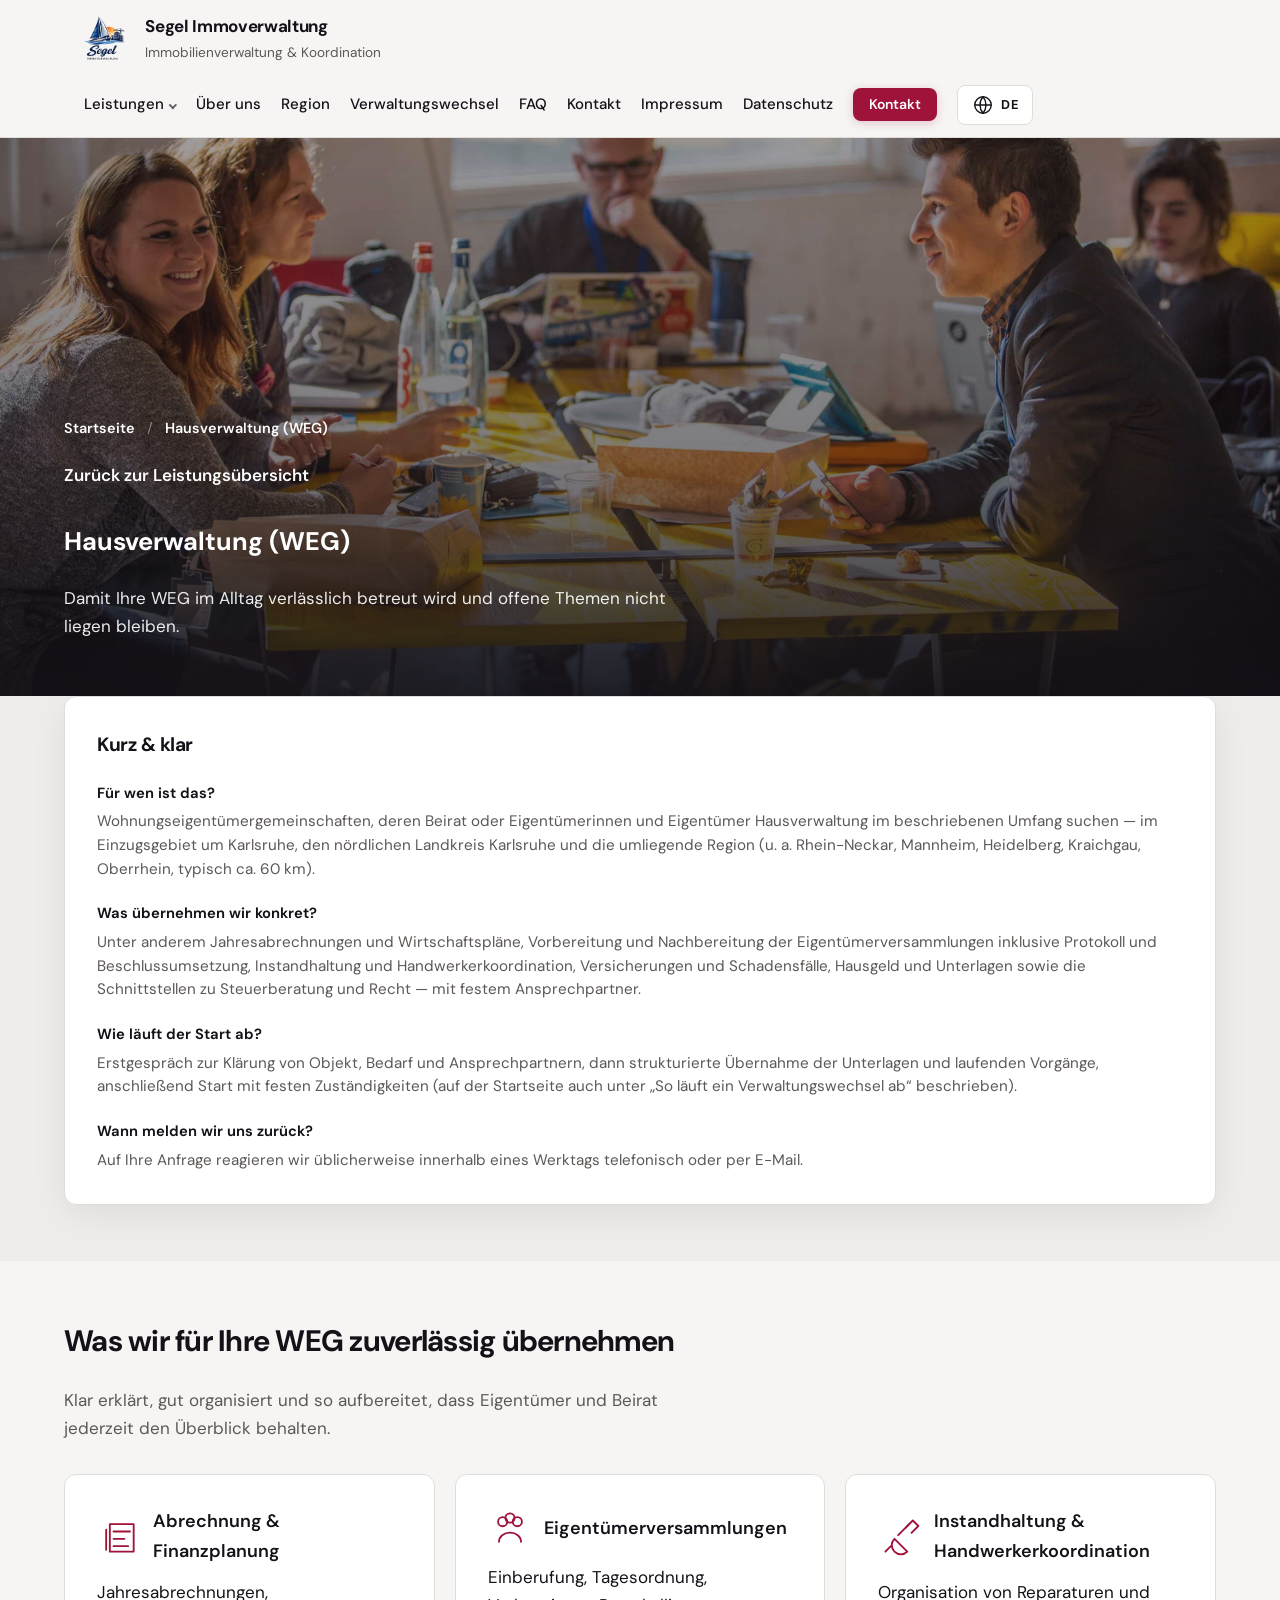
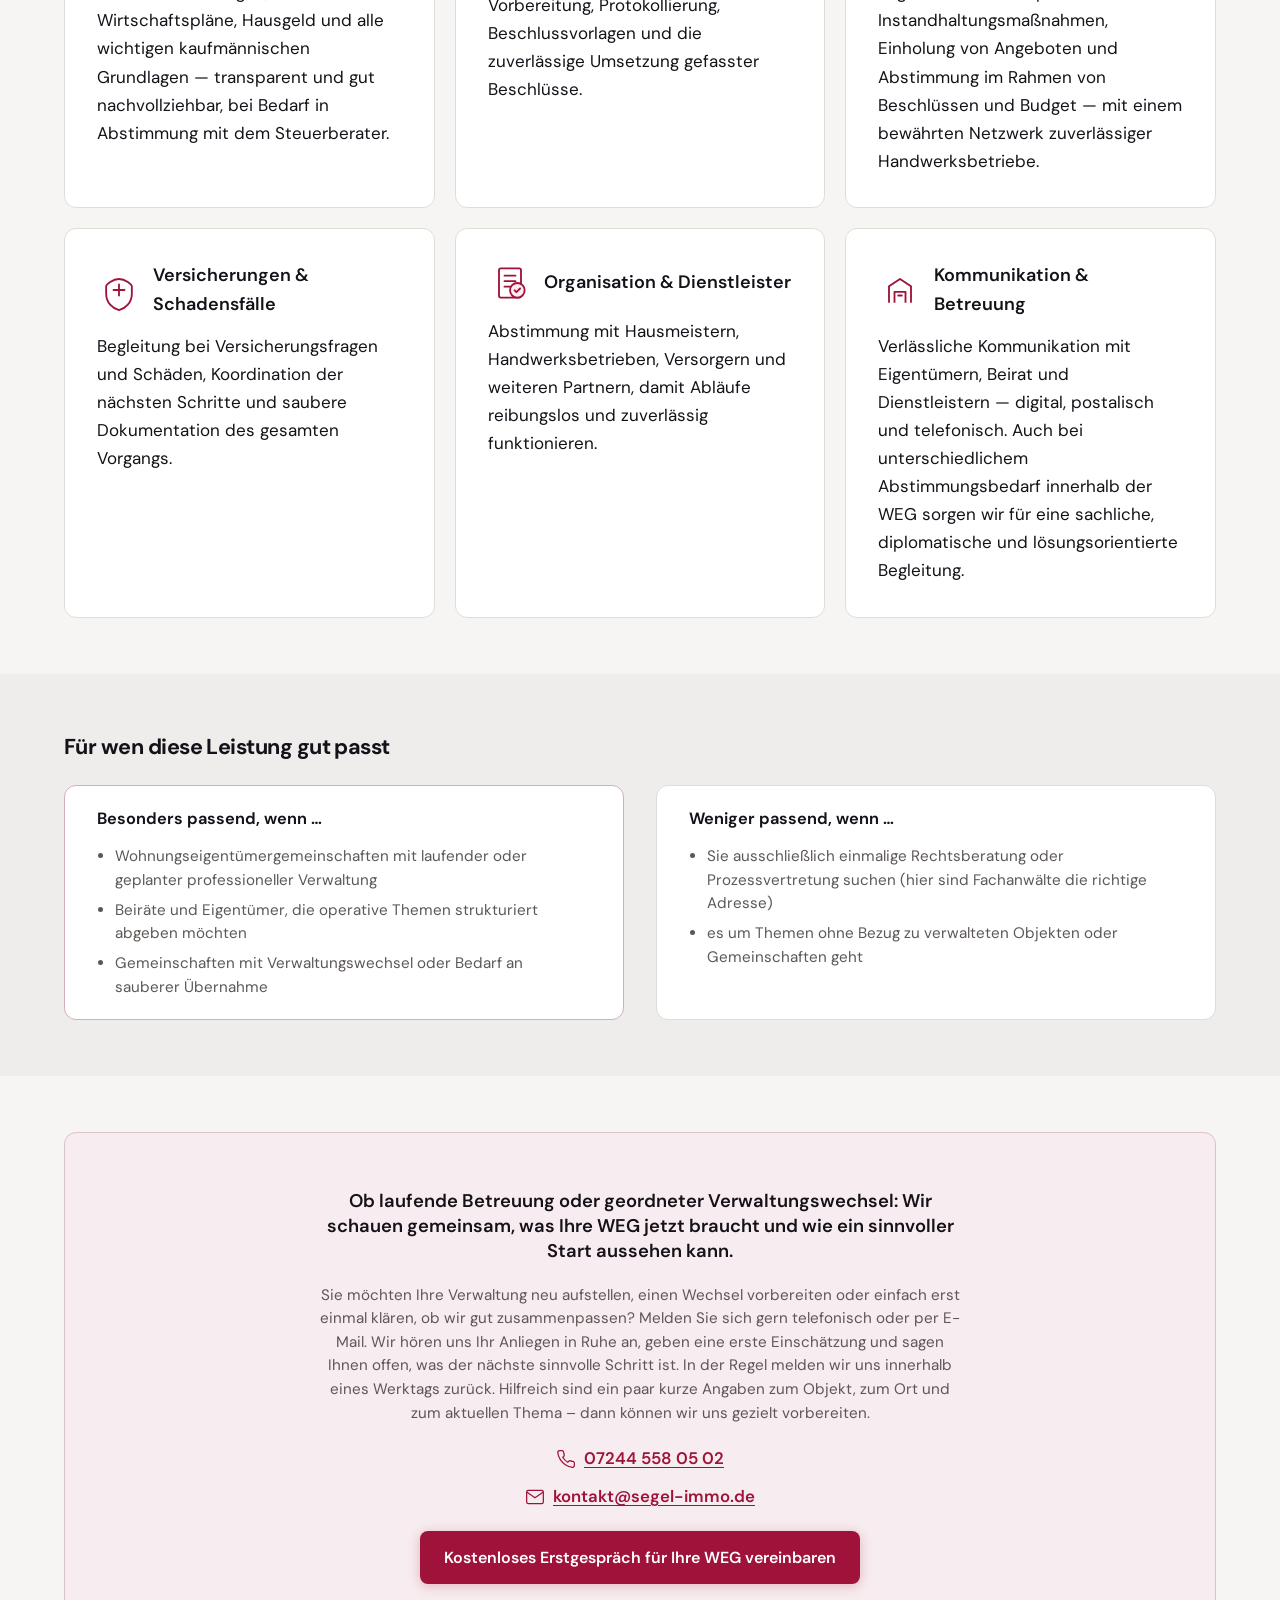
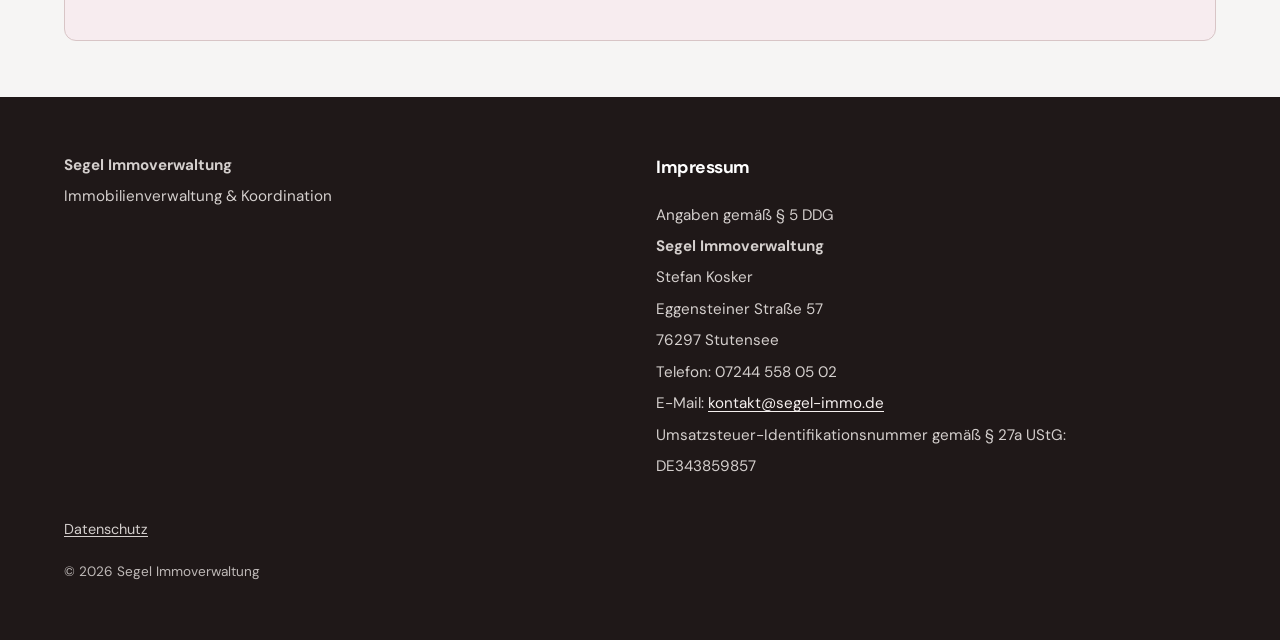
<file: leistungen/weg-verwaltung.html>
<!DOCTYPE html>
<html lang="de" class="logo-in-header">
  <head>
    <meta charset="utf-8" />
    <meta name="viewport" content="width=device-width, initial-scale=1" />
    <meta
      name="description"
      data-i18n="pageWegMetaDescription"
      data-i18n-attr="content"
      content="Hausverwaltung für Wohnungseigentümergemeinschaften: Jahresabrechnung, Eigentümerversammlungen, Instandhaltung und Versicherungen — strukturiert, mit festem Ansprechpartner."
    />
    <title data-i18n="pageWegMetaTitle">Hausverwaltung (WEG) — Segel Immoverwaltung Karlsruhe & Region</title>
    <link rel="preconnect" href="https://fonts.googleapis.com" />
    <link rel="preconnect" href="https://fonts.gstatic.com" crossorigin />
    <link
      href="https://fonts.googleapis.com/css2?family=DM+Sans:ital,wght@0,400;0,500;0,600;0,700;1,400&display=swap"
      rel="stylesheet"
    />
    <link rel="icon" href="../images/Logos/Logo-Small.png" type="image/png" />
    <link rel="canonical" href="https://segel-immo.de/leistungen/weg-verwaltung.html" />
    <link rel="alternate" hreflang="de" href="https://segel-immo.de/leistungen/weg-verwaltung.html" />
    <link rel="alternate" hreflang="en" href="https://segel-immo.de/en/leistungen/weg-verwaltung.html" />
    <link rel="alternate" hreflang="x-default" href="https://segel-immo.de/leistungen/weg-verwaltung.html" />
    <meta property="og:type" content="website" />
    <meta property="og:site_name" content="Segel Immoverwaltung" />
    <meta property="og:locale" content="de_DE" />
    <meta property="og:locale:alternate" content="en_US" />
    <meta property="og:url" content="https://segel-immo.de/leistungen/weg-verwaltung.html" />
    <meta property="og:title" content="Hausverwaltung (WEG) — Segel Immoverwaltung Karlsruhe &amp; Region" />
    <meta property="og:description" content="Hausverwaltung für Wohnungseigentümergemeinschaften: Jahresabrechnung, Eigentümerversammlungen, Instandhaltung und Versicherungen — strukturiert, mit festem Ansprechpartner." />
    <meta property="og:image" content="https://segel-immo.de/images/Logos/Logo-Small.png" />
    <meta name="twitter:card" content="summary_large_image" />
    <meta name="twitter:title" content="Hausverwaltung (WEG) — Segel Immoverwaltung Karlsruhe &amp; Region" />
    <meta name="twitter:description" content="Hausverwaltung für Wohnungseigentümergemeinschaften: Jahresabrechnung, Eigentümerversammlungen, Instandhaltung und Versicherungen — strukturiert, mit festem Ansprechpartner." />
    <meta name="twitter:image" content="https://segel-immo.de/images/Logos/Logo-Small.png" />
    <script type="application/ld+json">
      {
        "@context": "https://schema.org",
        "@graph": [
          {
            "@type": "WebSite",
            "name": "Segel Immoverwaltung",
            "url": "https://segel-immo.de/",
            "publisher": {
              "@type": "Organization",
              "name": "Segel Immoverwaltung",
              "url": "https://segel-immo.de/"
            }
          },
          {
            "@type": "BreadcrumbList",
            "itemListElement": [
              {
                "@type": "ListItem",
                "position": 1,
                "name": "Start",
                "item": "https://segel-immo.de/"
              },
              {
                "@type": "ListItem",
                "position": 2,
                "name": "Leistungen",
                "item": "https://segel-immo.de/#leistungen"
              },
              {
                "@type": "ListItem",
                "position": 3,
                "name": "Hausverwaltung (WEG)",
                "item": "https://segel-immo.de/leistungen/weg-verwaltung.html"
              }
            ]
          }
        ]
      }
    </script>
    <link rel="stylesheet" href="../css/styles.css" />
  </head>
  <body class="page-detail" data-mail-context="weg">
    <a class="skip-link" href="#main" data-i18n="skip">Zum Inhalt springen</a>

    <header class="site-header">
      <div class="header-inner">
        <a class="brand" href="../index.html#top" id="top">
          <img
            src="../images/Logos/Logo.png"
            width="429"
            height="456"
            alt="Segel Immoverwaltung — Logo"
            data-i18n="brandLogoAlt"
            data-i18n-attr="alt"
            decoding="async"
          />
          <span class="brand-text">
            <span class="brand-name">Segel Immoverwaltung</span>
            <span class="brand-tag" data-i18n="brandTag">Immobilienverwaltung &amp; Koordination</span>
          </span>
        </a>
        <div class="header-actions">
          <div class="nav-drawer-backdrop" aria-hidden="true"></div>
          <div class="nav-drawer" id="site-nav-drawer">
            <nav class="site-nav" data-i18n-attr="aria-label" data-i18n="navAria" aria-label="Hauptnavigation">
              <details class="nav-dropdown">
                <summary class="nav-dropdown__summary">
                  <span data-i18n="navServices">Leistungen</span>
                </summary>
                <div
                  class="nav-dropdown__panel"
                  data-i18n-attr="aria-label"
                  data-i18n="navAriaSubmenuLeistungen"
                  aria-label="Leistungen — Untermenü"
                >
                  <ul role="list">
                    <li>
                      <a
                        href="weg-verwaltung.html"
                        data-i18n="navLeistungWeg"
                        aria-current="page"
                        >Hausverwaltung (WEG)</a
                      >
                    </li>
                    <li>
                      <a href="mietverwaltung.html" data-i18n="navLeistungMiet">Mietverwaltung</a>
                    </li>
                    <li>
                      <a href="dienstleisterkoordination.html" data-i18n="navLeistungDl"
                        >Dienstleisterkoordination</a
                      >
                    </li>
                    <li>
                      <a href="baukoordination.html" data-i18n="navLeistungBau">Baukoordination</a>
                    </li>
                  </ul>
                </div>
              </details>
              <a href="../ueber-uns.html" data-i18n="navAbout">Über uns</a>
              <a href="../index.html#region" data-i18n="navRegion">Region</a>
              <a href="../index.html#ablauf" data-i18n="navProcess">Verwaltungswechsel</a>
              <a href="../index.html#faq" data-i18n="navFaq">FAQ</a>
              <a href="../index.html#kontakt" data-i18n="navContact">Kontakt</a>
              <a href="../index.html#impressum" data-i18n="navImprint">Impressum</a>
              <a href="../datenschutz.html" data-i18n="navPrivacy">Datenschutz</a>
            </nav>
            <div
              class="nav-drawer__contact"
              data-i18n-attr="aria-label"
              data-i18n="contactDrawerAria"
              aria-label="Kontakt — Telefon und E-Mail"
            >
              <a
                class="nav-drawer__contact-link nav-drawer__tel"
                href="tel:+4972445580502"
                ><span class="nav-drawer__contact-icon" aria-hidden="true"
                  ><svg
                    width="20"
                    height="20"
                    viewBox="0 0 24 24"
                    fill="none"
                    stroke="currentColor"
                    stroke-width="1.5"
                  >
                    <path
                      d="M22 16.92v3a2 2 0 0 1-2.18 2 19.79 19.79 0 0 1-8.63-3.07 19.5 19.5 0 0 1-6-6 19.79 19.79 0 0 1-3.07-8.67A2 2 0 0 1 4.11 2h3a2 2 0 0 1 2 1.72 12.84 12.84 0 0 0 .7 2.81 2 2 0 0 1-.45 2.11L8.09 9.91a16 16 0 0 0 6 6l1.27-1.27a2 2 0 0 1 2.11-.45 12.84 12.84 0 0 0 2.81.7A2 2 0 0 1 22 16.92z"
                    /></svg></span
                ><span data-i18n="contactPhoneDisplay">07244 558 05 02</span></a
              >
              <a
                class="nav-drawer__contact-link nav-drawer__mail mailto-contact-link"
                href="mailto:kontakt@segel-immo.de"
                ><span class="nav-drawer__contact-icon" aria-hidden="true"
                  ><svg
                    width="20"
                    height="20"
                    viewBox="0 0 24 24"
                    fill="none"
                    stroke="currentColor"
                    stroke-width="1.5"
                  >
                    <path
                      d="M4 4h16c1.1 0 2 .9 2 2v12c0 1.1-.9 2-2 2H4c-1.1 0-2-.9-2-2V6c0-1.1.9-2 2-2z"
                    />
                    <path d="m22 6-10 7L2 6" /></svg></span
                ><span data-i18n="contactEmailDisplay">kontakt@segel-immo.de</span></a
              >
            </div>
          </div>
          <a class="btn btn--header-cta" href="../index.html#kontakt" data-i18n="navContact">Kontakt</a>
          <div class="lang-switch-wrap">
            <span class="visually-hidden" data-i18n="langToggle" id="lang-switch-label"
              >Sprache wählen</span
            >
            <button
              type="button"
              class="lang-toggle-btn"
              id="lang-toggle"
              aria-label="Sprache: Deutsch. Auf Englisch umschalten."
            >
              <svg width="22" height="22" viewBox="0 0 24 24" aria-hidden="true" fill="none" stroke="currentColor" stroke-width="1.5">
                <circle cx="12" cy="12" r="9" />
                <path d="M3 12h18M12 3a14 14 0 0 0 0 18M12 3a14 14 0 0 1 0 18" />
              </svg>
              <span id="lang-badge">DE</span>
            </button>
          </div>
          <button
            type="button"
            class="nav-toggle"
            id="nav-toggle"
            aria-expanded="false"
            aria-controls="site-nav-drawer"
            data-i18n="navOpenMenu"
            data-i18n-attr="aria-label"
          >
            <span class="nav-toggle__bars" aria-hidden="true"></span>
          </button>
        </div>
      </div>
    </header>

    <main id="main">
      <section class="detail-hero">
        <div
          class="detail-hero__parallax"
          style="background-image: url('../images/carousel-images/versammlung.jpg')"
          aria-hidden="true"
        ></div>
        <div class="detail-hero__scrim" aria-hidden="true"></div>
        <div class="section-inner detail-hero__content">
          <nav
            class="detail-breadcrumb"
            aria-label="Brotkrümel"
            data-i18n-attr="aria-label"
            data-i18n="detailBreadcrumbAria"
          >
            <a href="../index.html" data-i18n="detailBreadcrumbHome">Startseite</a>
            <span class="detail-breadcrumb__sep" aria-hidden="true">/</span>
            <span class="detail-breadcrumb__current" data-i18n="pageWegH1">Hausverwaltung (WEG)</span>
          </nav>
          <a class="detail-back" href="../index.html#leistungen" data-i18n="detailBack"
            >Zurück zur Leistungsübersicht</a
          >
          <h1 data-i18n="pageWegH1">Hausverwaltung (WEG)</h1>
          <p class="lead-muted" data-i18n="pageWegLead">
            Damit Ihre WEG im Alltag verlässlich betreut wird und offene Themen nicht liegen bleiben.
          </p>
        </div>
      </section>

      <section class="section section--answer-first" aria-labelledby="weg-answer-heading">
        <div class="section-inner">
          <div class="service-answer-first" role="region" aria-labelledby="weg-answer-heading">
            <h2 id="weg-answer-heading" class="service-answer-first__title" data-i18n="answerFirstTitle">
              Kurz &amp; klar
            </h2>
            <dl class="service-answer-first__list">
              <div class="service-answer-first__item">
                <dt data-i18n="answerWhoLabel">Für wen ist das?</dt>
                <dd data-i18n="pageWegAnswerWho">
                  Wohnungseigentümergemeinschaften, deren Beirat oder Eigentümerinnen und Eigentümer Hausverwaltung im beschriebenen Umfang suchen — im Einzugsgebiet um Karlsruhe, den nördlichen Landkreis Karlsruhe und die umliegende Region (u. a. Rhein-Neckar, Mannheim, Heidelberg, Kraichgau, Oberrhein, typisch ca. 60 km).
                </dd>
              </div>
              <div class="service-answer-first__item">
                <dt data-i18n="answerWhatLabel">Was übernehmen wir konkret?</dt>
                <dd data-i18n="pageWegAnswerWhat">
                  Unter anderem Jahresabrechnungen und Wirtschaftspläne, Vorbereitung und Nachbereitung der Eigentümerversammlungen inklusive Protokoll und Beschlussumsetzung, Instandhaltung und Handwerkerkoordination, Versicherungen und Schadensfälle, Hausgeld und Unterlagen sowie die Schnittstellen zu Steuerberatung und Recht — mit festem Ansprechpartner.
                </dd>
              </div>
              <div class="service-answer-first__item">
                <dt data-i18n="answerStartLabel">Wie läuft der Start ab?</dt>
                <dd data-i18n="pageWegAnswerStart">
                  Erstgespräch zur Klärung von Objekt, Bedarf und Ansprechpartnern, dann strukturierte Übernahme der Unterlagen und laufenden Vorgänge, anschließend Start mit festen Zuständigkeiten (auf der Startseite auch unter „So läuft ein Verwaltungswechsel ab“ beschrieben).
                </dd>
              </div>
              <div class="service-answer-first__item">
                <dt data-i18n="answerReplyLabel">Wann melden wir uns zurück?</dt>
                <dd data-i18n="pageWegAnswerReply">
                  Auf Ihre Anfrage reagieren wir üblicherweise innerhalb eines Werktags telefonisch oder per E-Mail.
                </dd>
              </div>
            </dl>
          </div>
        </div>
      </section>

      <section class="section" aria-labelledby="weg-services-heading">
        <div class="section-inner">
          <h2 id="weg-services-heading" data-i18n="servicesTitle">
            Was wir für Ihre WEG zuverlässig übernehmen
          </h2>
          <p class="lead-muted" data-i18n="servicesLead">
            Klar erklärt, gut organisiert und so aufbereitet, dass Eigentümer und Beirat jederzeit den
            Überblick behalten.
          </p>
          <div class="card-grid">
            <article class="card">
              <div class="card-head">
                <img
                  class="card-icon"
                  src="../images/icons/svc-abrechnung.svg"
                  width="44"
                  height="44"
                  alt=""
                  aria-hidden="true"
                  decoding="async"
                />
                <h3 data-i18n="svcAccountingTitle">Abrechnung &amp; Finanzplanung</h3>
              </div>
              <p data-i18n="svcAccountingItems">
                Jahresabrechnungen, Wirtschaftspläne, Hausgeld und alle wichtigen kaufmännischen Grundlagen — transparent und gut nachvollziehbar, bei Bedarf in Abstimmung mit dem Steuerberater.
              </p>
            </article>
            <article class="card">
              <div class="card-head">
                <img
                  class="card-icon"
                  src="../images/icons/svc-versammlung.svg"
                  width="44"
                  height="44"
                  alt=""
                  aria-hidden="true"
                  decoding="async"
                />
                <h3 data-i18n="svcMeetingsTitle">Eigentümerversammlungen</h3>
              </div>
              <p data-i18n="svcMeetingsItems">
                Einberufung, Tagesordnung, Vorbereitung, Protokollierung, Beschlussvorlagen und die zuverlässige Umsetzung gefasster Beschlüsse.
              </p>
            </article>
            <article class="card">
              <div class="card-head">
                <img
                  class="card-icon"
                  src="../images/icons/svc-instandhaltung.svg"
                  width="44"
                  height="44"
                  alt=""
                  aria-hidden="true"
                  decoding="async"
                />
                <h3 data-i18n="svcMaintenanceTitle">Instandhaltung &amp; Handwerkerkoordination</h3>
              </div>
              <p data-i18n="svcMaintenanceItems">
                Organisation von Reparaturen und Instandhaltungsmaßnahmen, Einholung von Angeboten und Abstimmung im Rahmen von Beschlüssen und Budget — mit einem bewährten Netzwerk zuverlässiger Handwerksbetriebe.
              </p>
            </article>
            <article class="card">
              <div class="card-head">
                <img
                  class="card-icon"
                  src="../images/icons/svc-versicherung.svg"
                  width="44"
                  height="44"
                  alt=""
                  aria-hidden="true"
                  decoding="async"
                />
                <h3 data-i18n="svcInsuranceTitle">Versicherungen &amp; Schadensfälle</h3>
              </div>
              <p data-i18n="svcInsuranceItems">
                Begleitung bei Versicherungsfragen und Schäden, Koordination der nächsten Schritte und saubere Dokumentation des gesamten Vorgangs.
              </p>
            </article>
            <article class="card">
              <div class="card-head">
                <img
                  class="card-icon"
                  src="../images/icons/svc-formalitaeten.svg"
                  width="44"
                  height="44"
                  alt=""
                  aria-hidden="true"
                  decoding="async"
                />
                <h3 data-i18n="svcOrgTitle">Organisation &amp; Dienstleister</h3>
              </div>
              <p data-i18n="svcOrgItems">
                Abstimmung mit Hausmeistern, Handwerksbetrieben, Versorgern und weiteren Partnern, damit Abläufe reibungslos und zuverlässig funktionieren.
              </p>
            </article>
            <article class="card">
              <div class="card-head">
                <img
                  class="card-icon"
                  src="../images/icons/pillar-aussenwirkung.svg"
                  width="44"
                  height="44"
                  alt=""
                  aria-hidden="true"
                  decoding="async"
                />
                <h3 data-i18n="svcCommTitle">Kommunikation &amp; Betreuung</h3>
              </div>
              <p data-i18n="svcCommItems">
                Verlässliche Kommunikation mit Eigentümern, Beirat und Dienstleistern — digital, postalisch und telefonisch. Auch bei unterschiedlichem Abstimmungsbedarf innerhalb der WEG sorgen wir für eine sachliche, diplomatische und lösungsorientierte Begleitung.
              </p>
            </article>
          </div>
        </div>
      </section>

      <section class="section section--fit" aria-labelledby="weg-fit-heading">
        <div class="section-inner">
          <h2 id="weg-fit-heading" class="fit-heading" data-i18n="pageWegFitHeading">
            Für wen diese Leistung gut passt
          </h2>
          <div class="fit-cols">
            <div class="fit-col fit-col--yes">
              <h3 data-i18n="pageWegFitYesTitle">Besonders passend, wenn …</h3>
              <ul class="fit-list">
                <li data-i18n="pageWegFitYes1">
                  Wohnungseigentümergemeinschaften mit laufender oder geplanter professioneller
                  Verwaltung
                </li>
                <li data-i18n="pageWegFitYes2">
                  Beiräte und Eigentümer, die operative Themen strukturiert abgeben möchten
                </li>
                <li data-i18n="pageWegFitYes3">
                  Gemeinschaften mit Verwaltungswechsel oder Bedarf an sauberer Übernahme
                </li>
              </ul>
            </div>
            <div class="fit-col fit-col--no">
              <h3 data-i18n="pageWegFitNoTitle">Weniger passend, wenn …</h3>
              <ul class="fit-list">
                <li data-i18n="pageWegFitNo1">
                  Sie ausschließlich einmalige Rechtsberatung oder Prozessvertretung suchen (hier sind
                  Fachanwälte die richtige Adresse)
                </li>
                <li data-i18n="pageWegFitNo2">
                  es um Themen ohne Bezug zu verwalteten Objekten oder Gemeinschaften geht
                </li>
              </ul>
            </div>
          </div>
        </div>
      </section>

      <section
        class="section section--contact-detail"
        id="kontakt"
        aria-labelledby="detail-contact-heading"
      >
        <div class="section-inner">
          <div class="contact-block contact-block--detail">
            <p class="contact-block__hook" id="detail-contact-heading" data-i18n="pageWegContactHook">
              Ob laufende Betreuung oder geordneter Verwaltungswechsel: Wir schauen gemeinsam, was Ihre
              WEG jetzt braucht und wie ein sinnvoller Start aussehen kann.
            </p>
            <p class="contact-block__microcopy" data-i18n="contactMicrocopy">
              Sie möchten Ihre Verwaltung neu aufstellen, einen Wechsel vorbereiten oder einfach
              erst einmal klären, ob wir gut zusammenpassen? Melden Sie sich gern telefonisch oder
              per E-Mail. Wir hören uns Ihr Anliegen in Ruhe an, geben eine erste Einschätzung und
              sagen Ihnen offen, was der nächste sinnvolle Schritt ist. In der Regel melden wir uns
              innerhalb eines Werktags zurück. Hilfreich sind ein paar kurze Angaben zum Objekt,
              zum Ort und zum aktuellen Thema – dann können wir uns gezielt vorbereiten.
            </p>
            <div class="contact-block__channels">
              <a
                class="contact-block__channel contact-block__tel"
                href="tel:+4972445580502"
                ><span class="contact-block__channel-icon" aria-hidden="true"
                  ><svg
                    width="20"
                    height="20"
                    viewBox="0 0 24 24"
                    fill="none"
                    stroke="currentColor"
                    stroke-width="1.5"
                  >
                    <path
                      d="M22 16.92v3a2 2 0 0 1-2.18 2 19.79 19.79 0 0 1-8.63-3.07 19.5 19.5 0 0 1-6-6 19.79 19.79 0 0 1-3.07-8.67A2 2 0 0 1 4.11 2h3a2 2 0 0 1 2 1.72 12.84 12.84 0 0 0 .7 2.81 2 2 0 0 1-.45 2.11L8.09 9.91a16 16 0 0 0 6 6l1.27-1.27a2 2 0 0 1 2.11-.45 12.84 12.84 0 0 0 2.81.7A2 2 0 0 1 22 16.92z"
                    /></svg></span
                ><span data-i18n="contactPhoneDisplay">07244 558 05 02</span></a
              >
              <a
                class="contact-block__channel contact-block__email mailto-contact-link"
                href="mailto:kontakt@segel-immo.de"
                ><span class="contact-block__channel-icon" aria-hidden="true"
                  ><svg
                    width="20"
                    height="20"
                    viewBox="0 0 24 24"
                    fill="none"
                    stroke="currentColor"
                    stroke-width="1.5"
                  >
                    <path
                      d="M4 4h16c1.1 0 2 .9 2 2v12c0 1.1-.9 2-2 2H4c-1.1 0-2-.9-2-2V6c0-1.1.9-2 2-2z"
                    />
                    <path d="m22 6-10 7L2 6" /></svg></span
                ><span data-i18n="contactEmailDisplay">kontakt@segel-immo.de</span></a
              >
            </div>
            <a
              class="btn btn--primary mailto-contact-link"
              id="mailto-contact-detail"
              href="mailto:kontakt@segel-immo.de"
              >Kostenloses Erstgespräch für Ihre WEG vereinbaren</a
            >
          </div>
        </div>
      </section>
    </main>

    <footer class="site-footer" id="impressum">
      <div class="section-inner">
        <div class="footer-grid">
          <div>
            <strong data-i18n="footerCompany">Segel Immoverwaltung</strong>
            <p class="footer-brand-sub" data-i18n="brandTag">Immobilienverwaltung &amp; Koordination</p>
          </div>
          <div>
            <h2 class="imprint-footer-h2" data-i18n="imprintTitle">Impressum</h2>
            <div class="impressum-content">
              <p data-i18n="imprintDdg">Angaben gemäß § 5 DDG</p>
              <p><strong data-i18n="footerCompany">Segel Immoverwaltung</strong></p>
              <p data-i18n="imprintOwnerName">Stefan Kosker</p>
              <p data-i18n="imprintStreet">Eggensteiner Straße 57</p>
              <p data-i18n="imprintCity">76297 Stutensee</p>
              <p data-i18n="imprintPhone">Telefon: 07244 558 05 02</p>
              <p>
                <span data-i18n="imprintEmailLabel">E-Mail:</span>
                <a href="mailto:kontakt@segel-immo.de" class="mailto-contact-link">kontakt@segel-immo.de</a>
              </p>
              <p data-i18n="imprintVatIntro">Umsatzsteuer-Identifikationsnummer gemäß § 27a UStG:</p>
              <p data-i18n="imprintVatId">DE343859857</p>
            </div>
          </div>
        </div>
        <p class="footer-legal-links">
          <a href="../datenschutz.html" data-i18n="navPrivacy">Datenschutz</a>
        </p>
        <p class="footer-note" style="border: 0; padding-top: 0">
          © <span id="year"></span>
          <span data-i18n="footerCompany">Segel Immoverwaltung</span>
        </p>
      </div>
    </footer>

    <nav
      class="mobile-contact-bar"
      aria-label=""
      data-i18n="mobileContactBarLabel"
      data-i18n-attr="aria-label"
    >
      <a class="mobile-contact-bar__btn mobile-contact-bar__btn--call" href="tel:+4972445580502"
        ><span data-i18n="mobileContactCall">Anrufen</span></a
      >
      <a
        class="mobile-contact-bar__btn mobile-contact-bar__btn--mail mailto-contact-link"
        href="mailto:kontakt@segel-immo.de"
        ><span data-i18n="mobileContactMail">E-Mail</span></a
      >
      <a class="mobile-contact-bar__btn mobile-contact-bar__btn--request" href="#kontakt"
        ><span data-i18n="mobileContactRequest">Erstgespräch</span></a
      >
    </nav>

    <script>
      document.getElementById("year").textContent = new Date().getFullYear();
    </script>
    <script src="../js/app.js"></script>
  </body>
</html>
</file>
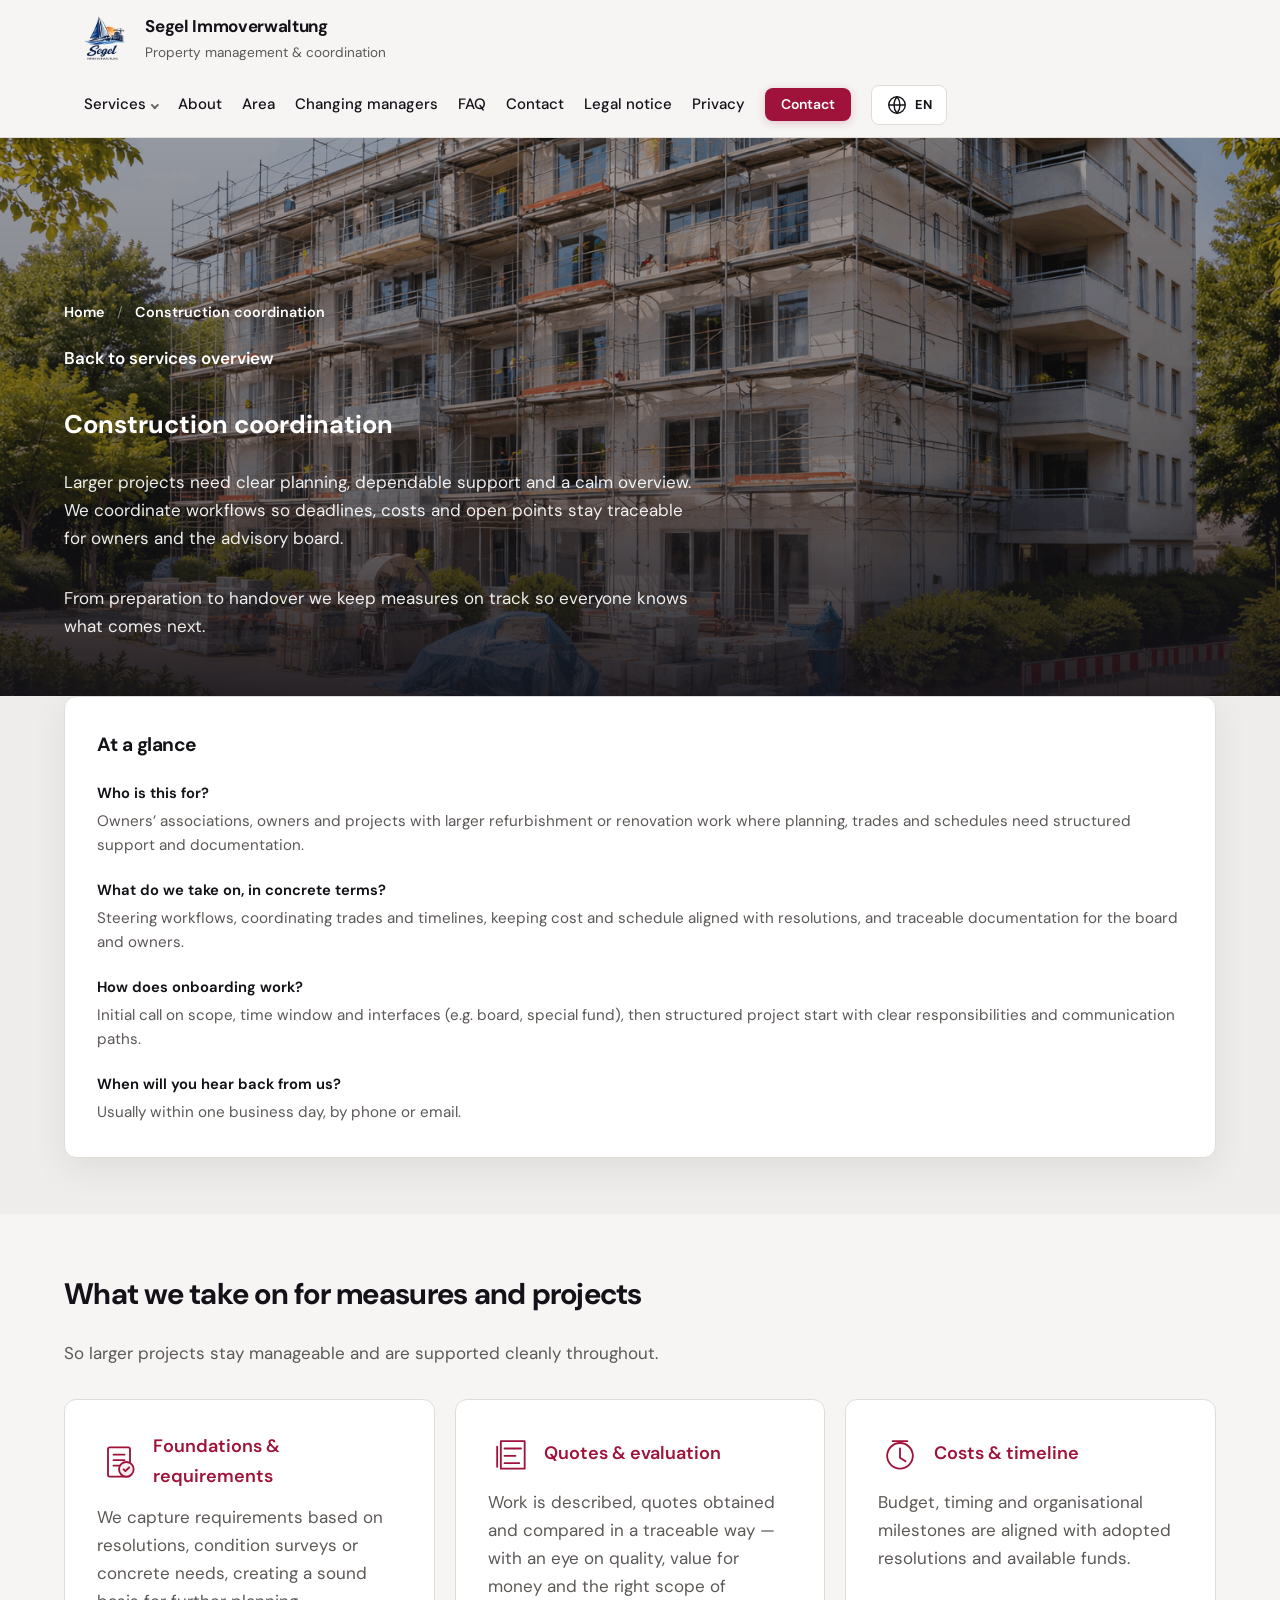
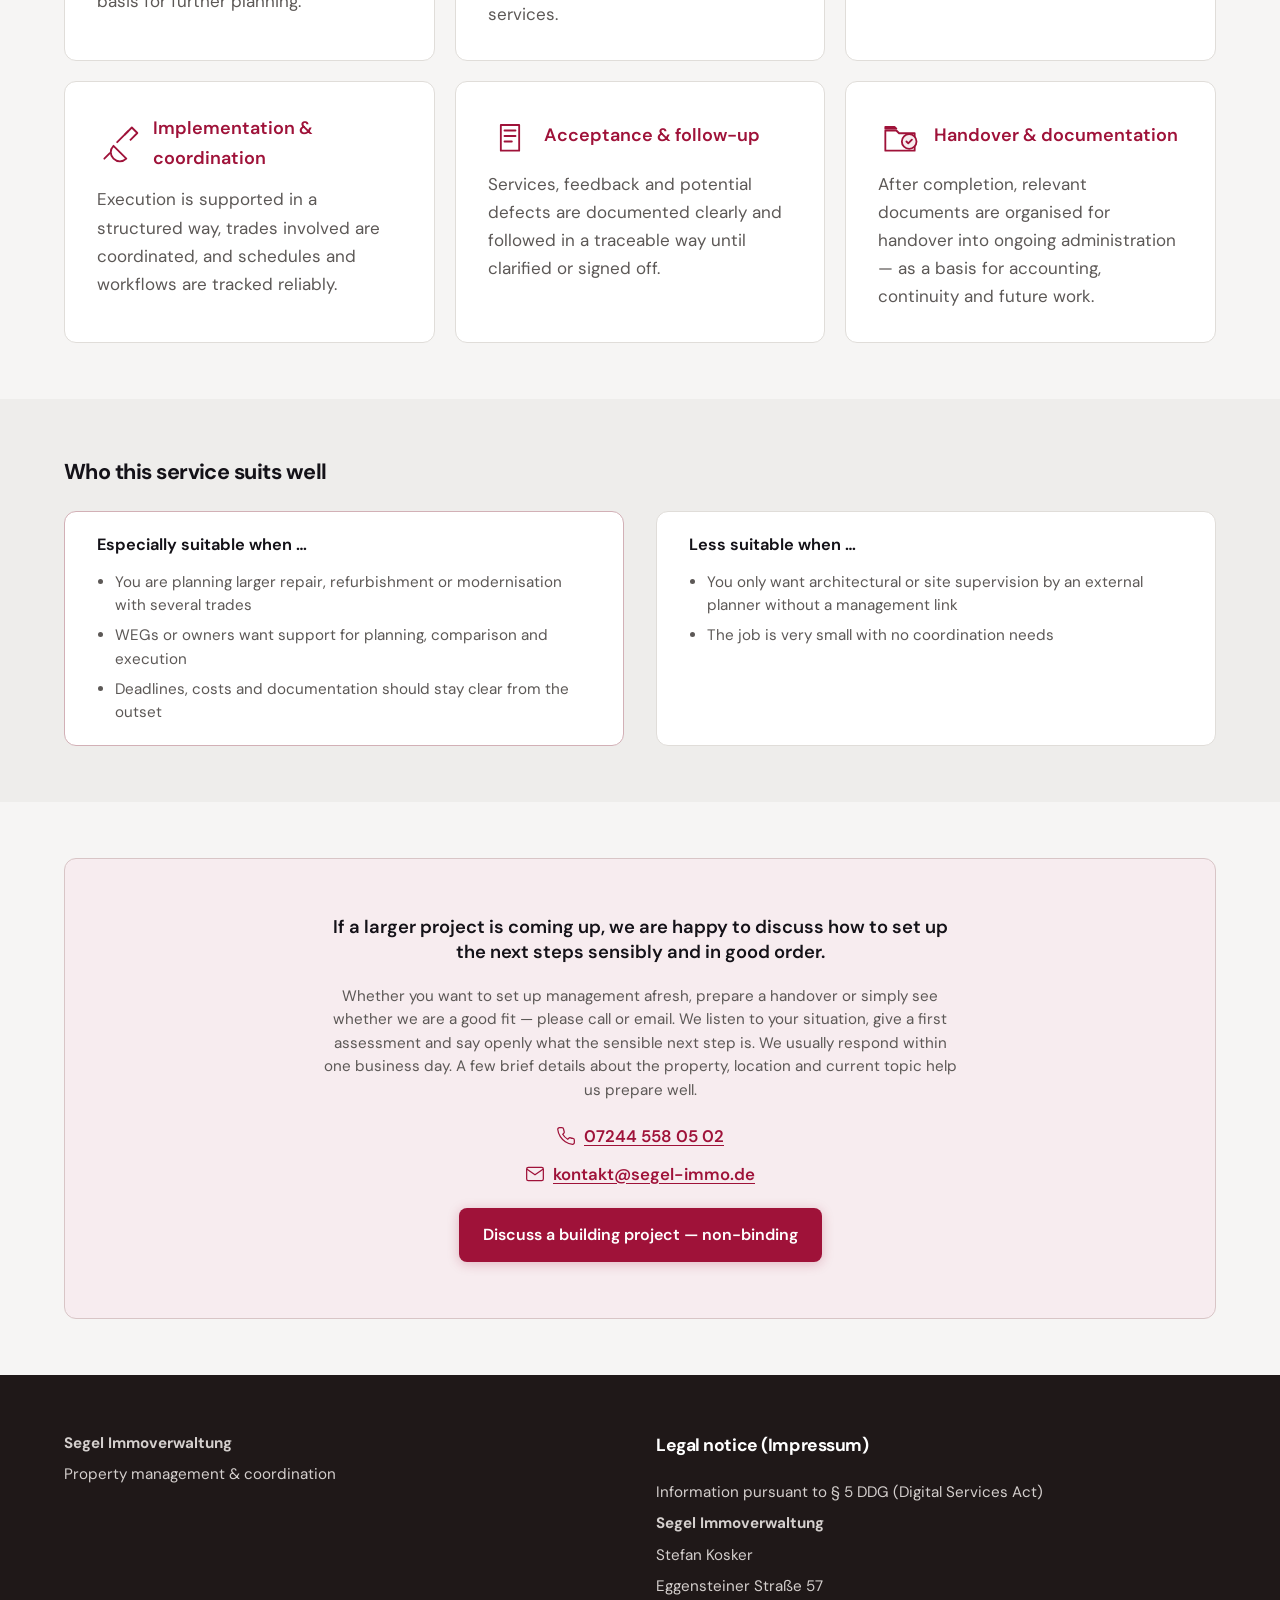
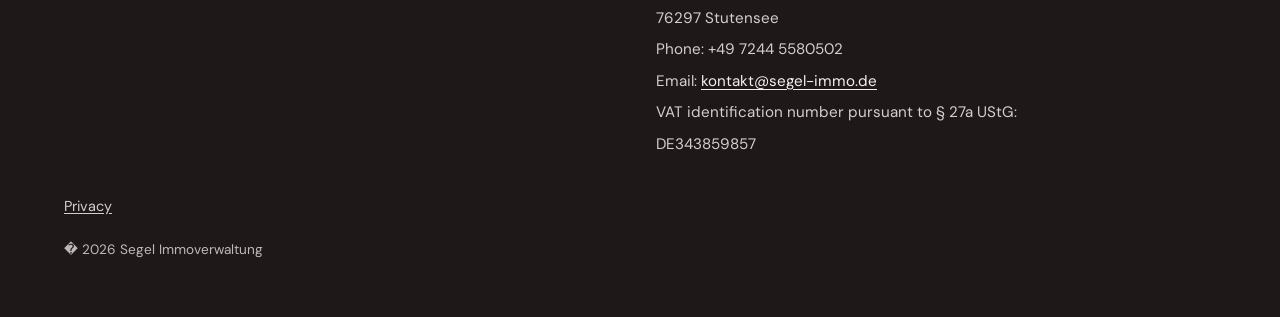
<file: en/leistungen/baukoordination.html>
<!DOCTYPE html>
<html lang="en" class="logo-in-header">
  <head>
    <meta charset="utf-8" />
    <meta name="viewport" content="width=device-width, initial-scale=1" />
    <meta
      name="description"
      data-i18n="pageBauMetaDescription"
      data-i18n-attr="content"
      content="Coordination of repair and refurbishment measures: trades, schedules and documentation ? structured support."
    />
    <title data-i18n="pageBauMetaTitle">Construction coordination ? Segel Immoverwaltung Karlsruhe &amp; region</title>
    <link rel="preconnect" href="https://fonts.googleapis.com" />
    <link rel="preconnect" href="https://fonts.gstatic.com" crossorigin />
    <link
      href="https://fonts.googleapis.com/css2?family=DM+Sans:ital,wght@0,400;0,500;0,600;0,700;1,400&display=swap"
      rel="stylesheet"
    />
    <link rel="icon" href="../../images/Logos/Logo-Small.png" type="image/png" />
    <link rel="canonical" href="https://segel-immo.de/en/leistungen/baukoordination.html" />
    <link rel="alternate" hreflang="de" href="https://segel-immo.de/leistungen/baukoordination.html" />
    <link rel="alternate" hreflang="en" href="https://segel-immo.de/en/leistungen/baukoordination.html" />
    <link rel="alternate" hreflang="x-default" href="https://segel-immo.de/leistungen/baukoordination.html" />
    <meta property="og:type" content="website" />
    <meta property="og:site_name" content="Segel Immoverwaltung" />
    <meta property="og:locale" content="en_US" />
    <meta property="og:locale:alternate" content="de_DE" />
    <meta property="og:url" content="https://segel-immo.de/en/leistungen/baukoordination.html" />
    <meta property="og:title" content="Construction coordination ? Segel Immoverwaltung Karlsruhe &amp; region" />
    <meta property="og:description" content="Coordination of repair and refurbishment measures: trades, schedules and documentation ? structured support." />
    <meta property="og:image" content="https://segel-immo.de/images/Logos/Logo-Small.png" />
    <meta name="twitter:card" content="summary_large_image" />
    <meta name="twitter:title" content="Construction coordination ? Segel Immoverwaltung Karlsruhe &amp; region" />
    <meta name="twitter:description" content="Coordination of repair and refurbishment measures: trades, schedules and documentation ? structured support." />
    <meta name="twitter:image" content="https://segel-immo.de/images/Logos/Logo-Small.png" />
    <script type="application/ld+json">
      {
        "@context": "https://schema.org",
        "@graph": [
          {
            "@type": "WebSite",
            "name": "Segel Immoverwaltung",
            "url": "https://segel-immo.de/",
            "publisher": {
              "@type": "Organization",
              "name": "Segel Immoverwaltung",
              "url": "https://segel-immo.de/"
            }
          },
          {
            "@type": "BreadcrumbList",
            "itemListElement": [
              {
                "@type": "ListItem",
                "position": 1,
                "name": "Home",
                "item": "https://segel-immo.de/en/index.html"
              },
              {
                "@type": "ListItem",
                "position": 2,
                "name": "Services",
                "item": "https://segel-immo.de/en/index.html#leistungen"
              },
              {
                "@type": "ListItem",
                "position": 3,
                "name": "Construction coordination",
                "item": "https://segel-immo.de/en/leistungen/baukoordination.html"
              }
            ]
          }
        ]
      }
    </script>
    <link rel="stylesheet" href="../../css/styles.css" />
  </head>
  <body class="page-detail" data-mail-context="bau">
    <a class="skip-link" href="#main" data-i18n="skip">Zum Inhalt springen</a>

    <header class="site-header">
      <div class="header-inner">
        <a class="brand" href="../index.html#top" id="top">
          <img
            src="../../images/Logos/Logo.png"
            width="429"
            height="456"
            alt="Segel Immoverwaltung � Logo"
            data-i18n="brandLogoAlt"
            data-i18n-attr="alt"
            decoding="async"
          />
          <span class="brand-text">
            <span class="brand-name">Segel Immoverwaltung</span>
            <span class="brand-tag" data-i18n="brandTag">Immobilienverwaltung &amp; Koordination</span>
          </span>
        </a>
        <div class="header-actions">
          <div class="nav-drawer-backdrop" aria-hidden="true"></div>
          <div class="nav-drawer" id="site-nav-drawer">
            <nav class="site-nav" data-i18n-attr="aria-label" data-i18n="navAria" aria-label="Hauptnavigation">
              <details class="nav-dropdown">
                <summary class="nav-dropdown__summary">
                  <span data-i18n="navServices">Leistungen</span>
                </summary>
                <div
                  class="nav-dropdown__panel"
                  data-i18n-attr="aria-label"
                  data-i18n="navAriaSubmenuLeistungen"
                  aria-label="Leistungen � Untermen�"
                >
                  <ul role="list">
                    <li>
                      <a href="weg-verwaltung.html" data-i18n="navLeistungWeg">Hausverwaltung (WEG)</a>
                    </li>
                    <li>
                      <a href="mietverwaltung.html" data-i18n="navLeistungMiet">Mietverwaltung</a>
                    </li>
                    <li>
                      <a href="dienstleisterkoordination.html" data-i18n="navLeistungDl"
                        >Dienstleisterkoordination</a
                      >
                    </li>
                    <li>
                      <a href="baukoordination.html" data-i18n="navLeistungBau" aria-current="page"
                        >Baukoordination</a
                      >
                    </li>
                  </ul>
                </div>
              </details>
              <a href="../ueber-uns.html" data-i18n="navAbout">About</a>
              <a href="../index.html#region" data-i18n="navRegion">Region</a>
              <a href="../index.html#ablauf" data-i18n="navProcess">Verwaltungswechsel</a>
              <a href="../index.html#faq" data-i18n="navFaq">FAQ</a>
              <a href="../index.html#kontakt" data-i18n="navContact">Kontakt</a>
              <a href="../index.html#impressum" data-i18n="navImprint">Impressum</a>
              <a href="../datenschutz.html" data-i18n="navPrivacy">Privacy</a>
            </nav>
            <div
              class="nav-drawer__contact"
              data-i18n-attr="aria-label"
              data-i18n="contactDrawerAria"
              aria-label="Kontakt � Telefon und E-Mail"
            >
              <a
                class="nav-drawer__contact-link nav-drawer__tel"
                href="tel:+4972445580502"
                ><span class="nav-drawer__contact-icon" aria-hidden="true"
                  ><svg
                    width="20"
                    height="20"
                    viewBox="0 0 24 24"
                    fill="none"
                    stroke="currentColor"
                    stroke-width="1.5"
                  >
                    <path
                      d="M22 16.92v3a2 2 0 0 1-2.18 2 19.79 19.79 0 0 1-8.63-3.07 19.5 19.5 0 0 1-6-6 19.79 19.79 0 0 1-3.07-8.67A2 2 0 0 1 4.11 2h3a2 2 0 0 1 2 1.72 12.84 12.84 0 0 0 .7 2.81 2 2 0 0 1-.45 2.11L8.09 9.91a16 16 0 0 0 6 6l1.27-1.27a2 2 0 0 1 2.11-.45 12.84 12.84 0 0 0 2.81.7A2 2 0 0 1 22 16.92z"
                    /></svg></span
                ><span data-i18n="contactPhoneDisplay">07244 558 05 02</span></a
              >
              <a
                class="nav-drawer__contact-link nav-drawer__mail mailto-contact-link"
                href="mailto:kontakt@segel-immo.de"
                ><span class="nav-drawer__contact-icon" aria-hidden="true"
                  ><svg
                    width="20"
                    height="20"
                    viewBox="0 0 24 24"
                    fill="none"
                    stroke="currentColor"
                    stroke-width="1.5"
                  >
                    <path
                      d="M4 4h16c1.1 0 2 .9 2 2v12c0 1.1-.9 2-2 2H4c-1.1 0-2-.9-2-2V6c0-1.1.9-2 2-2z"
                    />
                    <path d="m22 6-10 7L2 6" /></svg></span
                ><span data-i18n="contactEmailDisplay">kontakt@segel-immo.de</span></a
              >
            </div>
          </div>
          <a class="btn btn--header-cta" href="../index.html#kontakt" data-i18n="navContact">Kontakt</a>
          <div class="lang-switch-wrap">
            <span class="visually-hidden" data-i18n="langToggle" id="lang-switch-label"
              >Sprache w�hlen</span
            >
            <button
              type="button"
              class="lang-toggle-btn"
              id="lang-toggle"
              aria-label="Sprache: Deutsch. Auf Englisch umschalten."
            >
              <svg width="22" height="22" viewBox="0 0 24 24" aria-hidden="true" fill="none" stroke="currentColor" stroke-width="1.5">
                <circle cx="12" cy="12" r="9" />
                <path d="M3 12h18M12 3a14 14 0 0 0 0 18M12 3a14 14 0 0 1 0 18" />
              </svg>
              <span id="lang-badge">DE</span>
            </button>
          </div>
          <button
            type="button"
            class="nav-toggle"
            id="nav-toggle"
            aria-expanded="false"
            aria-controls="site-nav-drawer"
            data-i18n="navOpenMenu"
            data-i18n-attr="aria-label"
          >
            <span class="nav-toggle__bars" aria-hidden="true"></span>
          </button>
        </div>
      </div>
    </header>

    <main id="main">
      <section class="detail-hero">
        <div
          class="detail-hero__parallax"
          style="background-image: url('../../images/carousel-images/baustelle.png')"
          aria-hidden="true"
        ></div>
        <div class="detail-hero__scrim" aria-hidden="true"></div>
        <div class="section-inner detail-hero__content">
          <nav
            class="detail-breadcrumb"
            aria-label="Brotkr�mel"
            data-i18n-attr="aria-label"
            data-i18n="detailBreadcrumbAria"
          >
            <a href="../index.html" data-i18n="detailBreadcrumbHome">Startseite</a>
            <span class="detail-breadcrumb__sep" aria-hidden="true">/</span>
            <span class="detail-breadcrumb__current" data-i18n="pageBauH1">Baukoordination</span>
          </nav>
          <a class="detail-back" href="../index.html#leistungen" data-i18n="detailBack"
            >Zur�ck zur Leistungs�bersicht</a
          >
          <h1 data-i18n="pageBauH1">Baukoordination</h1>
          <p class="lead-muted" data-i18n="pageBauLead">
            Larger projects need clear planning, dependable support and a calm overview. We coordinate
            workflows so deadlines, costs and open points stay traceable for owners and the advisory
            board.
          </p>
          <p class="lead-muted detail-hero__teaser" data-i18n="leistungTeaserBauText">
            From preparation to handover we keep measures on track so everyone knows what comes next.
          </p>
        </div>
      </section>

      <section class="section section--answer-first" aria-labelledby="bau-answer-heading">
        <div class="section-inner">
          <div class="service-answer-first" role="region" aria-labelledby="bau-answer-heading">
            <h2 id="bau-answer-heading" class="service-answer-first__title" data-i18n="answerFirstTitle">
              Kurz &amp; klar
            </h2>
            <dl class="service-answer-first__list">
              <div class="service-answer-first__item">
                <dt data-i18n="answerWhoLabel">F?r wen ist das?</dt>
                <dd data-i18n="pageBauAnswerWho">
                  Wohnungseigent?mergemeinschaften, Eigent?merinnen und Eigent?mer sowie Vorhaben mit gr??eren Instandsetzungs- oder Sanierungsma?nahmen, wenn Planung, Gewerke und Termine strukturiert begleitet und dokumentiert werden sollen.
                </dd>
              </div>
              <div class="service-answer-first__item">
                <dt data-i18n="answerWhatLabel">Was ?bernehmen wir konkret?</dt>
                <dd data-i18n="pageBauAnswerWhat">
                  Steuerung der Abl?ufe, Abstimmung der Gewerke und Terminrahmen, Fokus auf Kosten- und Zeitrahmen im Rahmen der Beschl?sse sowie nachvollziehbare Dokumentation f?r Beirat und Eigent?mer.
                </dd>
              </div>
              <div class="service-answer-first__item">
                <dt data-i18n="answerStartLabel">Wie l?uft der Start ab?</dt>
                <dd data-i18n="pageBauAnswerStart">
                  Erstgespr?ch zu Umfang, Zeitfenster und Schnittstellen (z. B. Beirat, Sonderverm?gen), danach strukturierter Projektstart mit klaren Zust?ndigkeiten und Kommunikationswegen.
                </dd>
              </div>
              <div class="service-answer-first__item">
                <dt data-i18n="answerReplyLabel">Wann melden wir uns zur?ck?</dt>
                <dd data-i18n="pageBauAnswerReply">
                  In der Regel innerhalb eines Werktags, telefonisch oder per E-Mail.
                </dd>
              </div>
            </dl>
          </div>
        </div>
      </section>

      <section class="section" aria-labelledby="page-bau-services-heading">
        <div class="section-inner">
          <h2 id="page-bau-services-heading" data-i18n="pageBauServicesHeading">
            Was wir bei Ma�nahmen und Projekten �bernehmen
          </h2>
          <p class="lead-muted" data-i18n="pageBauServicesLead">
            So larger projects stay manageable and are supported cleanly throughout.
          </p>
          <div class="card-grid">
            <article class="card detail-block">
              <div class="card-head">
                <img
                  class="card-icon"
                  src="../../images/icons/svc-formalitaeten.svg"
                  width="44"
                  height="44"
                  alt=""
                  aria-hidden="true"
                  decoding="async"
                />
                <h3 data-i18n="pageBauBlock1Title">Grundlagen &amp; Bedarf</h3>
              </div>
              <p data-i18n="pageBauBlock1Text">
                Wir erfassen den Bedarf auf Basis von Beschl�ssen, Bestandsaufnahmen oder konkreten Anforderungen und schaffen damit eine belastbare Grundlage f�r die weitere Planung.
              </p>
            </article>
            <article class="card detail-block">
              <div class="card-head">
                <img
                  class="card-icon"
                  src="../../images/icons/svc-abrechnung.svg"
                  width="44"
                  height="44"
                  alt=""
                  aria-hidden="true"
                  decoding="async"
                />
                <h3 data-i18n="pageBauBlock2Title">Angebote &amp; Bewertung</h3>
              </div>
              <p data-i18n="pageBauBlock2Text">
                Leistungen werden beschrieben, Angebote eingeholt und nachvollziehbar verglichen � mit Blick auf Qualit�t, Wirtschaftlichkeit und den passenden Leistungsumfang.
              </p>
            </article>
            <article class="card detail-block">
              <div class="card-head">
                <img
                  class="card-icon"
                  src="../../images/icons/pillar-verlaesslichkeit.svg"
                  width="44"
                  height="44"
                  alt=""
                  aria-hidden="true"
                  decoding="async"
                />
                <h3 data-i18n="pageBauBlock3Title">Kosten &amp; Zeitrahmen</h3>
              </div>
              <p data-i18n="pageBauBlock3Text">
                Budget, zeitlicher Ablauf und organisatorische Eckpunkte werden im Einklang mit den gefassten Beschl�ssen und den verf�gbaren Mitteln abgestimmt.
              </p>
            </article>
            <article class="card detail-block">
              <div class="card-head">
                <img
                  class="card-icon"
                  src="../../images/icons/svc-instandhaltung.svg"
                  width="44"
                  height="44"
                  alt=""
                  aria-hidden="true"
                  decoding="async"
                />
                <h3 data-i18n="pageBauBlock4Title">Umsetzung &amp; Koordination</h3>
              </div>
              <p data-i18n="pageBauBlock4Text">
                Die Durchf�hrung wird strukturiert begleitet, beteiligte Gewerke werden koordiniert und Termine sowie Abl�ufe verl�sslich nachgehalten.
              </p>
            </article>
            <article class="card detail-block">
              <div class="card-head">
                <img
                  class="card-icon"
                  src="../../images/icons/pillar-ordnung.svg"
                  width="44"
                  height="44"
                  alt=""
                  aria-hidden="true"
                  decoding="async"
                />
                <h3 data-i18n="pageBauBlock5Title">Abnahme &amp; Nachverfolgung</h3>
              </div>
              <p data-i18n="pageBauBlock5Text">
                Leistungen, R�ckmeldungen und m�gliche M�ngel werden sauber dokumentiert und bis zur Kl�rung beziehungsweise Freigabe nachvollziehbar begleitet.
              </p>
            </article>
            <article class="card detail-block">
              <div class="card-head">
                <img
                  class="card-icon"
                  src="../../images/icons/detail-uebergabe.svg"
                  width="44"
                  height="44"
                  alt=""
                  aria-hidden="true"
                  decoding="async"
                />
                <h3 data-i18n="pageBauBlock6Title">�bergabe &amp; Dokumentation</h3>
              </div>
              <p data-i18n="pageBauBlock6Text">
                Nach Abschluss werden relevante Unterlagen geordnet in die laufende Verwaltung �bernommen � als Grundlage f�r Abrechnung, Fortf�hrung und sp�tere Ma�nahmen.
              </p>
            </article>
          </div>
        </div>
      </section>

      <section class="section section--fit" aria-labelledby="bau-fit-heading">
        <div class="section-inner">
          <h2 id="bau-fit-heading" class="fit-heading" data-i18n="pageBauFitHeading">
            Who this service suits well
          </h2>
          <div class="fit-cols">
            <div class="fit-col fit-col--yes">
              <h3 data-i18n="pageBauFitYesTitle">Especially suitable when ?</h3>
              <ul class="fit-list">
                <li data-i18n="pageBauFitYes1">
                  Gr��ere Instandsetzungs-, Sanierungs- oder Modernisierungsprojekte mit mehreren
                  Gewerken
                </li>
                <li data-i18n="pageBauFitYes2">
                  WEGs oder Eigent�mer, die Planung, Vergleich und Ausf�hrung begleitet haben m�chten
                </li>
                <li data-i18n="pageBauFitYes3">
                  Vorhaben, bei denen Fristen, Kosten und Dokumentation von vornherein klar bleiben
                  sollen
                </li>
              </ul>
            </div>
            <div class="fit-col fit-col--no">
              <h3 data-i18n="pageBauFitNoTitle">Less suitable when ?</h3>
              <ul class="fit-list">
                <li data-i18n="pageBauFitNo1">
                  Sie ausschlie�lich Architektur- oder Bauleitung durch einen externen Fachplaner ohne
                  Verwaltungsbezug suchen
                </li>
                <li data-i18n="pageBauFitNo2">
                  es sich um sehr kleine Ma�nahmen ohne Koordinationsbedarf handelt
                </li>
              </ul>
            </div>
          </div>
        </div>
      </section>

      <section
        class="section section--contact-detail"
        id="kontakt"
        aria-labelledby="detail-contact-heading"
      >
        <div class="section-inner">
          <div class="contact-block contact-block--detail">
            <p class="contact-block__hook" id="detail-contact-heading" data-i18n="pageBauContactHook">
              If a larger project is coming up, we are happy to discuss how to set up the next steps
              sensibly and in good order.
            </p>
            <p class="contact-block__microcopy" data-i18n="contactMicrocopy">
              Whether you want to set up management afresh, prepare a handover or simply see whether we
              are a good fit ? please call or email. We listen to your situation, give a first assessment
              and say openly what the sensible next step is. We usually respond within one business day.
              A few brief details about the property, location and current topic help us prepare well.
            </p>
            <div class="contact-block__channels">
              <a
                class="contact-block__channel contact-block__tel"
                href="tel:+4972445580502"
                ><span class="contact-block__channel-icon" aria-hidden="true"
                  ><svg
                    width="20"
                    height="20"
                    viewBox="0 0 24 24"
                    fill="none"
                    stroke="currentColor"
                    stroke-width="1.5"
                  >
                    <path
                      d="M22 16.92v3a2 2 0 0 1-2.18 2 19.79 19.79 0 0 1-8.63-3.07 19.5 19.5 0 0 1-6-6 19.79 19.79 0 0 1-3.07-8.67A2 2 0 0 1 4.11 2h3a2 2 0 0 1 2 1.72 12.84 12.84 0 0 0 .7 2.81 2 2 0 0 1-.45 2.11L8.09 9.91a16 16 0 0 0 6 6l1.27-1.27a2 2 0 0 1 2.11-.45 12.84 12.84 0 0 0 2.81.7A2 2 0 0 1 22 16.92z"
                    /></svg></span
                ><span data-i18n="contactPhoneDisplay">07244 558 05 02</span></a
              >
              <a
                class="contact-block__channel contact-block__email mailto-contact-link"
                href="mailto:kontakt@segel-immo.de"
                ><span class="contact-block__channel-icon" aria-hidden="true"
                  ><svg
                    width="20"
                    height="20"
                    viewBox="0 0 24 24"
                    fill="none"
                    stroke="currentColor"
                    stroke-width="1.5"
                  >
                    <path
                      d="M4 4h16c1.1 0 2 .9 2 2v12c0 1.1-.9 2-2 2H4c-1.1 0-2-.9-2-2V6c0-1.1.9-2 2-2z"
                    />
                    <path d="m22 6-10 7L2 6" /></svg></span
                ><span data-i18n="contactEmailDisplay">kontakt@segel-immo.de</span></a
              >
            </div>
            <a
              class="btn btn--primary mailto-contact-link"
              id="mailto-contact-detail"
              href="mailto:kontakt@segel-immo.de"
              >Discuss a building project ? non-binding</a
            >
          </div>
        </div>
      </section>
    </main>

    <footer class="site-footer" id="impressum">
      <div class="section-inner">
        <div class="footer-grid">
          <div>
            <strong data-i18n="footerCompany">Segel Immoverwaltung</strong>
            <p class="footer-brand-sub" data-i18n="brandTag">Immobilienverwaltung &amp; Koordination</p>
          </div>
          <div>
            <h2 class="imprint-footer-h2" data-i18n="imprintTitle">Impressum</h2>
            <div class="impressum-content">
              <p data-i18n="imprintDdg">Angaben gem�� � 5 DDG</p>
              <p><strong data-i18n="footerCompany">Segel Immoverwaltung</strong></p>
              <p data-i18n="imprintOwnerName">Stefan Kosker</p>
              <p data-i18n="imprintStreet">Eggensteiner Stra?e 57</p>
              <p data-i18n="imprintCity">76297 Stutensee</p>
              <p data-i18n="imprintPhone">Telefon: 07244 558 05 02</p>
              <p>
                <span data-i18n="imprintEmailLabel">E-Mail:</span>
                <a href="mailto:kontakt@segel-immo.de" class="mailto-contact-link">kontakt@segel-immo.de</a>
              </p>
              <p data-i18n="imprintVatIntro">Umsatzsteuer-Identifikationsnummer gem?? � 27a UStG:</p>
              <p data-i18n="imprintVatId">DE343859857</p>
            </div>
          </div>
        </div>
        <p class="footer-legal-links">
          <a href="../datenschutz.html" data-i18n="navPrivacy">Privacy</a>
        </p>
        <p class="footer-note" style="border: 0; padding-top: 0">
          � <span id="year"></span>
          <span data-i18n="footerCompany">Segel Immoverwaltung</span>
        </p>
      </div>
    </footer>

    <nav
      class="mobile-contact-bar"
      aria-label=""
      data-i18n="mobileContactBarLabel"
      data-i18n-attr="aria-label"
    >
      <a class="mobile-contact-bar__btn mobile-contact-bar__btn--call" href="tel:+4972445580502"
        ><span data-i18n="mobileContactCall">Anrufen</span></a
      >
      <a
        class="mobile-contact-bar__btn mobile-contact-bar__btn--mail mailto-contact-link"
        href="mailto:kontakt@segel-immo.de"
        ><span data-i18n="mobileContactMail">E-Mail</span></a
      >
      <a class="mobile-contact-bar__btn mobile-contact-bar__btn--request" href="#kontakt"
        ><span data-i18n="mobileContactRequest">Initial call</span></a
      >
    </nav>

    <script>
      document.getElementById("year").textContent = new Date().getFullYear();
    </script>
    <script src="../../js/app.js"></script>
  </body>
</html>
</file>
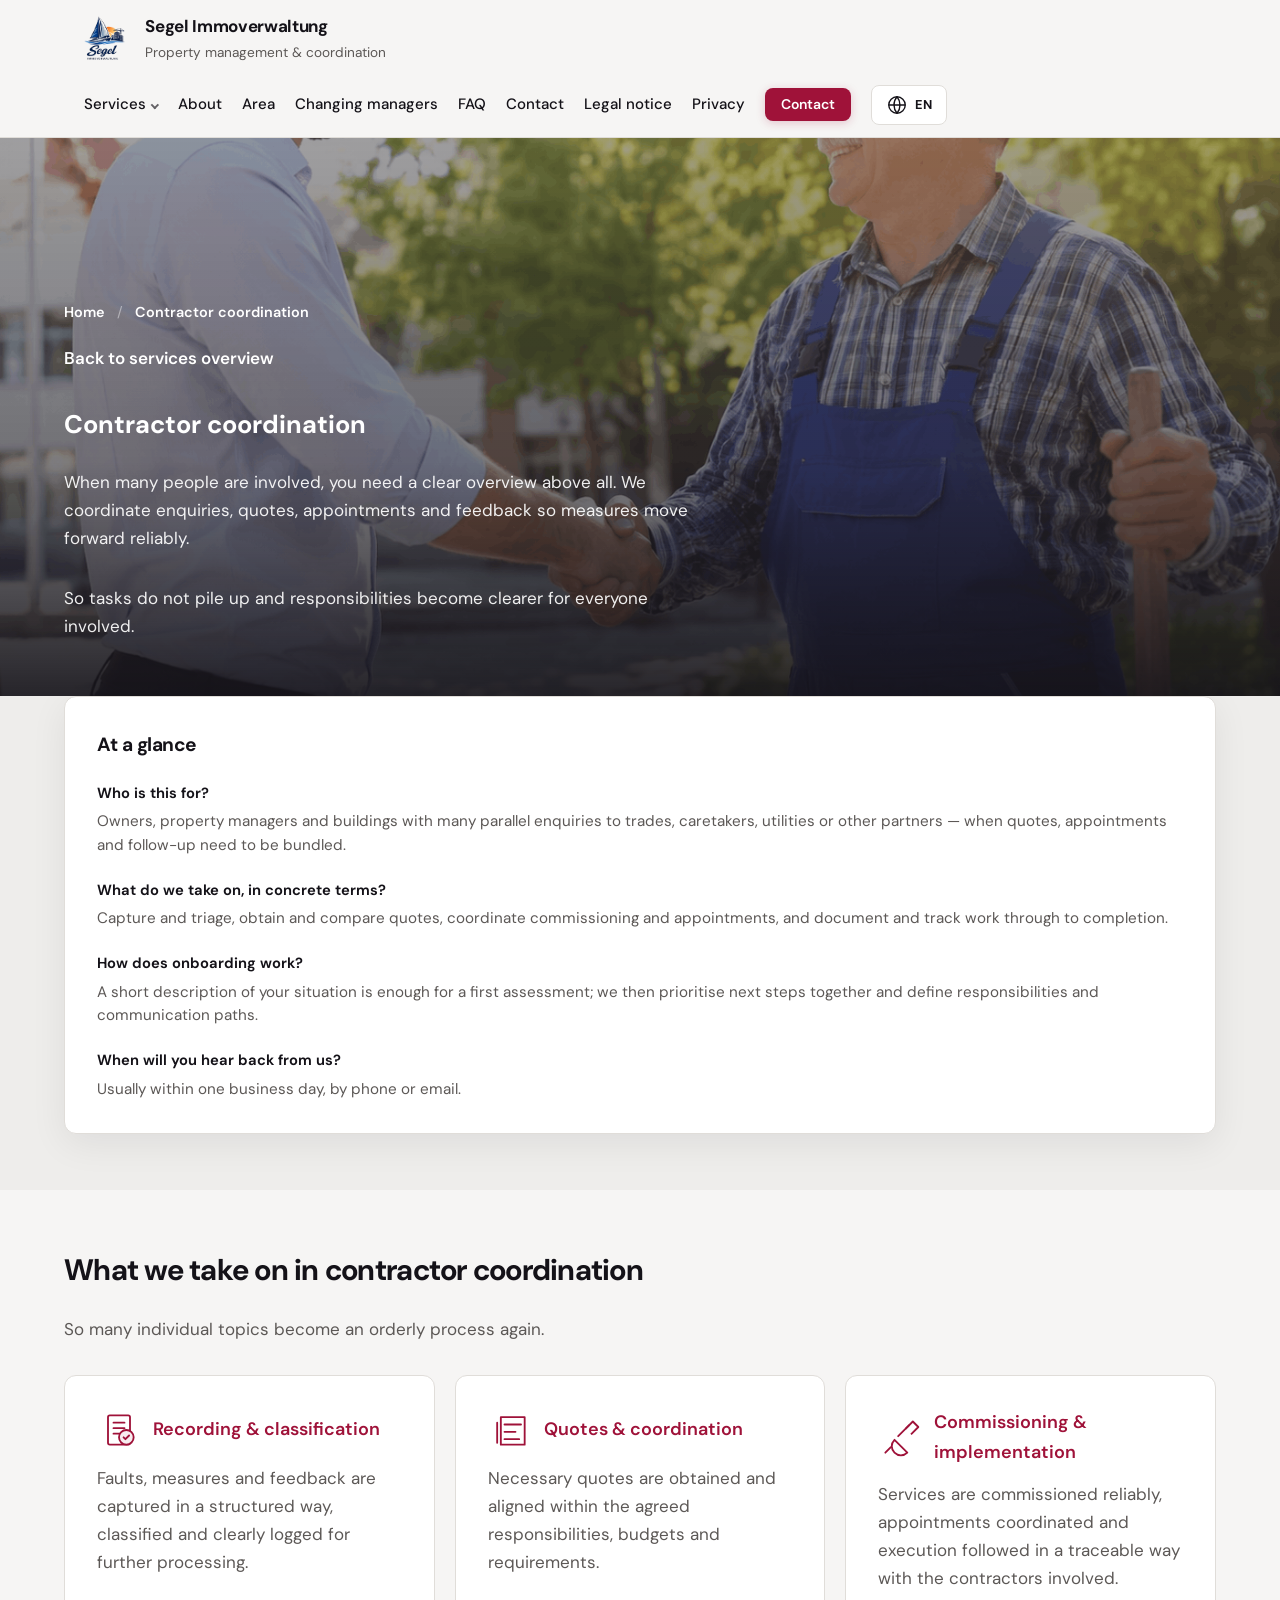
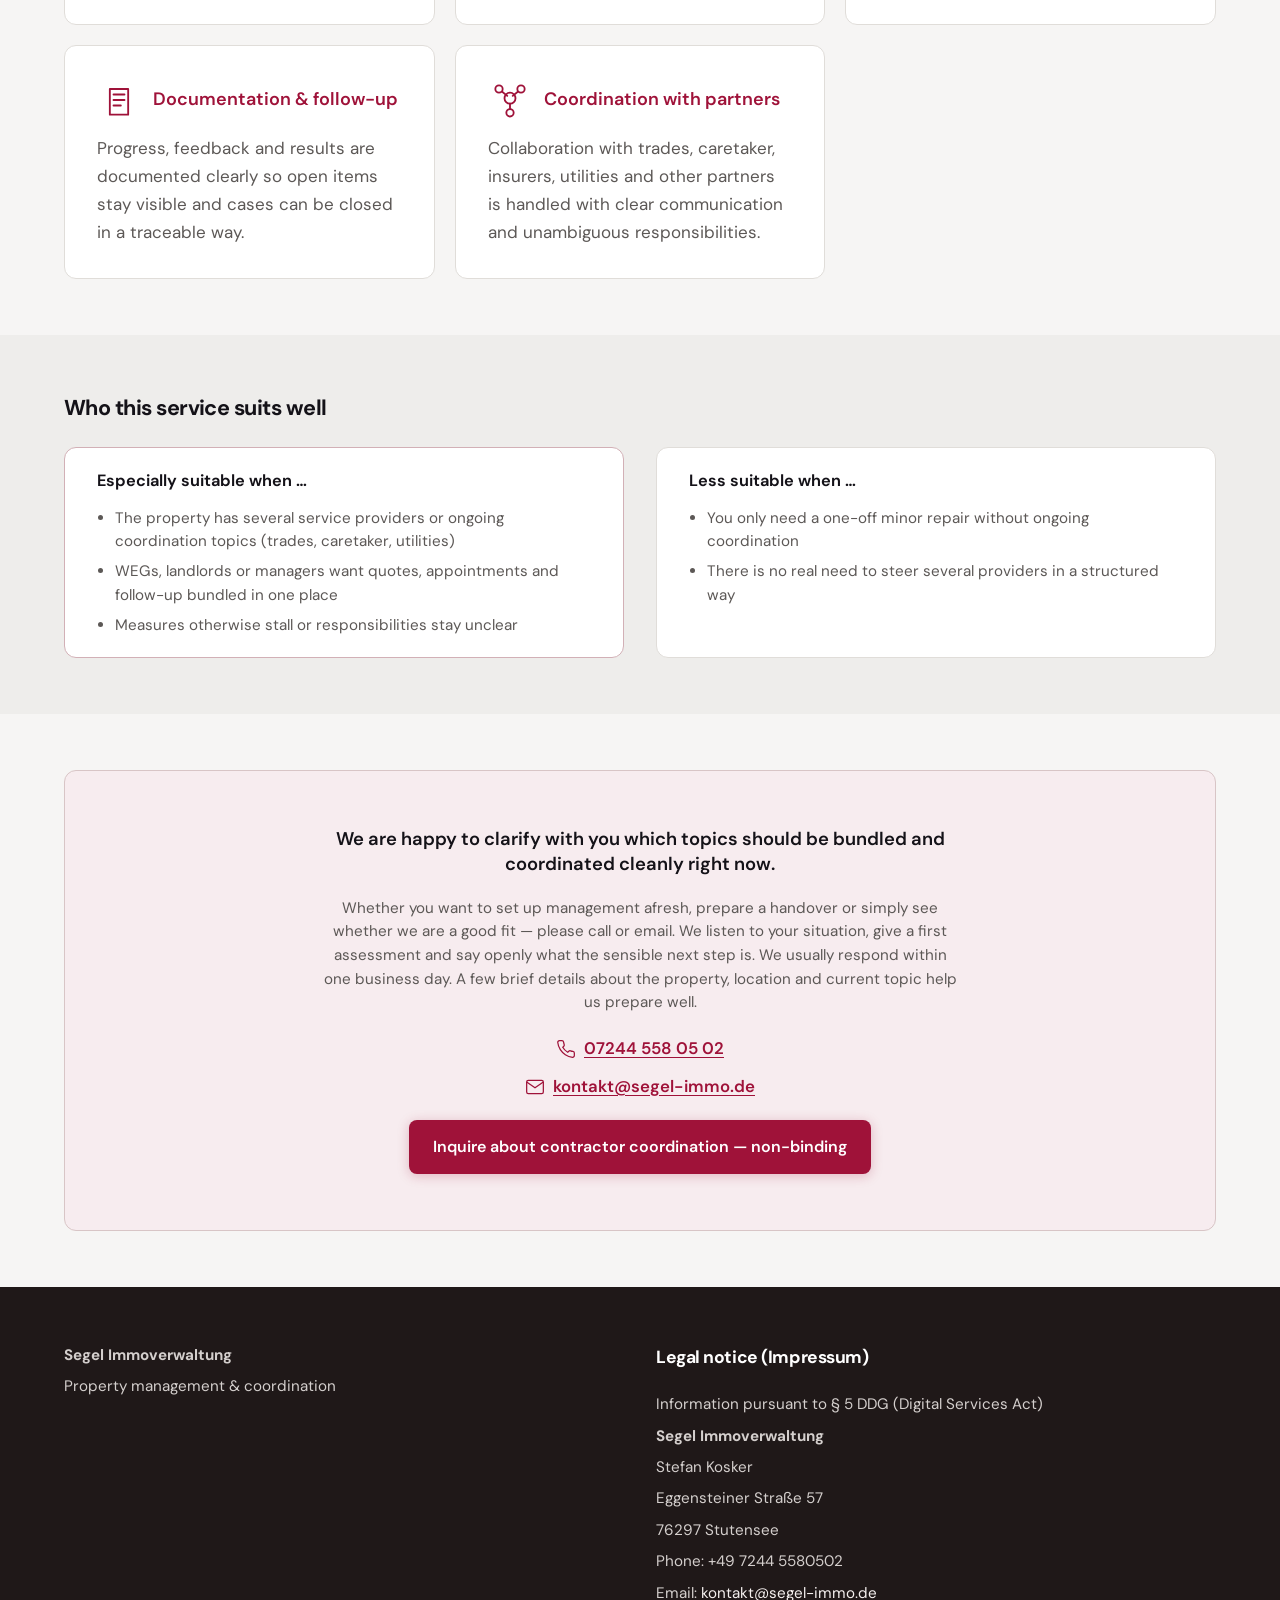
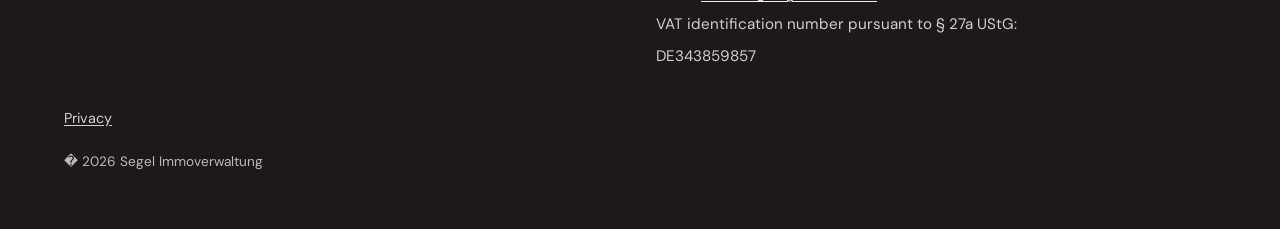
<file: en/leistungen/dienstleisterkoordination.html>
<!DOCTYPE html>
<html lang="en" class="logo-in-header">
  <head>
    <meta charset="utf-8" />
    <meta name="viewport" content="width=device-width, initial-scale=1" />
    <meta
      name="description"
      data-i18n="pageDlMetaDescription"
      data-i18n-attr="content"
      content="Coordination of trades, caretaker and utilities: quotes, appointments and quality ? documented in a structured way."
    />
    <title data-i18n="pageDlMetaTitle">Contractor coordination ? Segel Immoverwaltung</title>
    <link rel="preconnect" href="https://fonts.googleapis.com" />
    <link rel="preconnect" href="https://fonts.gstatic.com" crossorigin />
    <link
      href="https://fonts.googleapis.com/css2?family=DM+Sans:ital,wght@0,400;0,500;0,600;0,700;1,400&display=swap"
      rel="stylesheet"
    />
    <link rel="icon" href="../../images/Logos/Logo-Small.png" type="image/png" />
    <link rel="canonical" href="https://segel-immo.de/en/leistungen/dienstleisterkoordination.html" />
    <link rel="alternate" hreflang="de" href="https://segel-immo.de/leistungen/dienstleisterkoordination.html" />
    <link rel="alternate" hreflang="en" href="https://segel-immo.de/en/leistungen/dienstleisterkoordination.html" />
    <link rel="alternate" hreflang="x-default" href="https://segel-immo.de/leistungen/dienstleisterkoordination.html" />
    <meta property="og:type" content="website" />
    <meta property="og:site_name" content="Segel Immoverwaltung" />
    <meta property="og:locale" content="en_US" />
    <meta property="og:locale:alternate" content="de_DE" />
    <meta property="og:url" content="https://segel-immo.de/en/leistungen/dienstleisterkoordination.html" />
    <meta property="og:title" content="Contractor coordination ? Segel Immoverwaltung" />
    <meta property="og:description" content="Coordination of trades, caretaker and utilities: quotes, appointments and quality ? documented in a structured way." />
    <meta property="og:image" content="https://segel-immo.de/images/Logos/Logo-Small.png" />
    <meta name="twitter:card" content="summary_large_image" />
    <meta name="twitter:title" content="Contractor coordination ? Segel Immoverwaltung" />
    <meta name="twitter:description" content="Coordination of trades, caretaker and utilities: quotes, appointments and quality ? documented in a structured way." />
    <meta name="twitter:image" content="https://segel-immo.de/images/Logos/Logo-Small.png" />
    <script type="application/ld+json">
      {
        "@context": "https://schema.org",
        "@graph": [
          {
            "@type": "WebSite",
            "name": "Segel Immoverwaltung",
            "url": "https://segel-immo.de/",
            "publisher": {
              "@type": "Organization",
              "name": "Segel Immoverwaltung",
              "url": "https://segel-immo.de/"
            }
          },
          {
            "@type": "BreadcrumbList",
            "itemListElement": [
              {
                "@type": "ListItem",
                "position": 1,
                "name": "Home",
                "item": "https://segel-immo.de/en/index.html"
              },
              {
                "@type": "ListItem",
                "position": 2,
                "name": "Services",
                "item": "https://segel-immo.de/en/index.html#leistungen"
              },
              {
                "@type": "ListItem",
                "position": 3,
                "name": "Contractor coordination",
                "item": "https://segel-immo.de/en/leistungen/dienstleisterkoordination.html"
              }
            ]
          }
        ]
      }
    </script>
    <link rel="stylesheet" href="../../css/styles.css" />
  </head>
  <body class="page-detail" data-mail-context="dl">
    <a class="skip-link" href="#main" data-i18n="skip">Zum Inhalt springen</a>

    <header class="site-header">
      <div class="header-inner">
        <a class="brand" href="../index.html#top" id="top">
          <img
            src="../../images/Logos/Logo.png"
            width="429"
            height="456"
            alt="Segel Immoverwaltung � Logo"
            data-i18n="brandLogoAlt"
            data-i18n-attr="alt"
            decoding="async"
          />
          <span class="brand-text">
            <span class="brand-name">Segel Immoverwaltung</span>
            <span class="brand-tag" data-i18n="brandTag">Immobilienverwaltung &amp; Koordination</span>
          </span>
        </a>
        <div class="header-actions">
          <div class="nav-drawer-backdrop" aria-hidden="true"></div>
          <div class="nav-drawer" id="site-nav-drawer">
            <nav class="site-nav" data-i18n-attr="aria-label" data-i18n="navAria" aria-label="Hauptnavigation">
              <details class="nav-dropdown">
                <summary class="nav-dropdown__summary">
                  <span data-i18n="navServices">Leistungen</span>
                </summary>
                <div
                  class="nav-dropdown__panel"
                  data-i18n-attr="aria-label"
                  data-i18n="navAriaSubmenuLeistungen"
                  aria-label="Leistungen � Untermen�"
                >
                  <ul role="list">
                    <li>
                      <a href="weg-verwaltung.html" data-i18n="navLeistungWeg">Hausverwaltung (WEG)</a>
                    </li>
                    <li>
                      <a href="mietverwaltung.html" data-i18n="navLeistungMiet">Mietverwaltung</a>
                    </li>
                    <li>
                      <a
                        href="dienstleisterkoordination.html"
                        data-i18n="navLeistungDl"
                        aria-current="page"
                        >Dienstleisterkoordination</a
                      >
                    </li>
                    <li>
                      <a href="baukoordination.html" data-i18n="navLeistungBau">Baukoordination</a>
                    </li>
                  </ul>
                </div>
              </details>
              <a href="../ueber-uns.html" data-i18n="navAbout">About</a>
              <a href="../index.html#region" data-i18n="navRegion">Region</a>
              <a href="../index.html#ablauf" data-i18n="navProcess">Verwaltungswechsel</a>
              <a href="../index.html#faq" data-i18n="navFaq">FAQ</a>
              <a href="../index.html#kontakt" data-i18n="navContact">Kontakt</a>
              <a href="../index.html#impressum" data-i18n="navImprint">Impressum</a>
              <a href="../datenschutz.html" data-i18n="navPrivacy">Privacy</a>
            </nav>
            <div
              class="nav-drawer__contact"
              data-i18n-attr="aria-label"
              data-i18n="contactDrawerAria"
              aria-label="Kontakt � Telefon und E-Mail"
            >
              <a
                class="nav-drawer__contact-link nav-drawer__tel"
                href="tel:+4972445580502"
                ><span class="nav-drawer__contact-icon" aria-hidden="true"
                  ><svg
                    width="20"
                    height="20"
                    viewBox="0 0 24 24"
                    fill="none"
                    stroke="currentColor"
                    stroke-width="1.5"
                  >
                    <path
                      d="M22 16.92v3a2 2 0 0 1-2.18 2 19.79 19.79 0 0 1-8.63-3.07 19.5 19.5 0 0 1-6-6 19.79 19.79 0 0 1-3.07-8.67A2 2 0 0 1 4.11 2h3a2 2 0 0 1 2 1.72 12.84 12.84 0 0 0 .7 2.81 2 2 0 0 1-.45 2.11L8.09 9.91a16 16 0 0 0 6 6l1.27-1.27a2 2 0 0 1 2.11-.45 12.84 12.84 0 0 0 2.81.7A2 2 0 0 1 22 16.92z"
                    /></svg></span
                ><span data-i18n="contactPhoneDisplay">07244 558 05 02</span></a
              >
              <a
                class="nav-drawer__contact-link nav-drawer__mail mailto-contact-link"
                href="mailto:kontakt@segel-immo.de"
                ><span class="nav-drawer__contact-icon" aria-hidden="true"
                  ><svg
                    width="20"
                    height="20"
                    viewBox="0 0 24 24"
                    fill="none"
                    stroke="currentColor"
                    stroke-width="1.5"
                  >
                    <path
                      d="M4 4h16c1.1 0 2 .9 2 2v12c0 1.1-.9 2-2 2H4c-1.1 0-2-.9-2-2V6c0-1.1.9-2 2-2z"
                    />
                    <path d="m22 6-10 7L2 6" /></svg></span
                ><span data-i18n="contactEmailDisplay">kontakt@segel-immo.de</span></a
              >
            </div>
          </div>
          <a class="btn btn--header-cta" href="../index.html#kontakt" data-i18n="navContact">Kontakt</a>
          <div class="lang-switch-wrap">
            <span class="visually-hidden" data-i18n="langToggle" id="lang-switch-label"
              >Sprache w�hlen</span
            >
            <button
              type="button"
              class="lang-toggle-btn"
              id="lang-toggle"
              aria-label="Sprache: Deutsch. Auf Englisch umschalten."
            >
              <svg width="22" height="22" viewBox="0 0 24 24" aria-hidden="true" fill="none" stroke="currentColor" stroke-width="1.5">
                <circle cx="12" cy="12" r="9" />
                <path d="M3 12h18M12 3a14 14 0 0 0 0 18M12 3a14 14 0 0 1 0 18" />
              </svg>
              <span id="lang-badge">DE</span>
            </button>
          </div>
          <button
            type="button"
            class="nav-toggle"
            id="nav-toggle"
            aria-expanded="false"
            aria-controls="site-nav-drawer"
            data-i18n="navOpenMenu"
            data-i18n-attr="aria-label"
          >
            <span class="nav-toggle__bars" aria-hidden="true"></span>
          </button>
        </div>
      </div>
    </header>

    <main id="main">
      <section class="detail-hero">
        <div
          class="detail-hero__parallax"
          style="background-image: url('../../images/carousel-images/dienstleisterkoordination.png')"
          aria-hidden="true"
        ></div>
        <div class="detail-hero__scrim" aria-hidden="true"></div>
        <div class="section-inner detail-hero__content">
          <nav
            class="detail-breadcrumb"
            aria-label="Brotkr�mel"
            data-i18n-attr="aria-label"
            data-i18n="detailBreadcrumbAria"
          >
            <a href="../index.html" data-i18n="detailBreadcrumbHome">Startseite</a>
            <span class="detail-breadcrumb__sep" aria-hidden="true">/</span>
            <span class="detail-breadcrumb__current" data-i18n="pageDlH1">Dienstleisterkoordination</span>
          </nav>
          <a class="detail-back" href="../index.html#leistungen" data-i18n="detailBack"
            >Zur�ck zur Leistungs�bersicht</a
          >
          <h1 data-i18n="pageDlH1">Dienstleisterkoordination</h1>
          <p class="lead-muted" data-i18n="pageDlLead">
            When many people are involved, you need a clear overview above all. We coordinate enquiries,
            quotes, appointments and feedback so measures move forward reliably.
          </p>
          <p class="lead-muted detail-hero__teaser" data-i18n="leistungTeaserDlText">
            So tasks do not pile up and responsibilities become clearer for everyone involved.
          </p>
        </div>
      </section>

      <section class="section section--answer-first" aria-labelledby="dl-answer-heading">
        <div class="section-inner">
          <div class="service-answer-first" role="region" aria-labelledby="dl-answer-heading">
            <h2 id="dl-answer-heading" class="service-answer-first__title" data-i18n="answerFirstTitle">
              Kurz &amp; klar
            </h2>
            <dl class="service-answer-first__list">
              <div class="service-answer-first__item">
                <dt data-i18n="answerWhoLabel">F?r wen ist das?</dt>
                <dd data-i18n="pageDlAnswerWho">
                  Eigent?mer, Verwaltungen und Objekte mit vielen parallelen Anfragen an Handwerk, Hausmeister, Versorger oder andere Partner ? wenn Angebote, Termine und Nachverfolgung zentral geb?ndelt werden sollen.
                </dd>
              </div>
              <div class="service-answer-first__item">
                <dt data-i18n="answerWhatLabel">Was ?bernehmen wir konkret?</dt>
                <dd data-i18n="pageDlAnswerWhat">
                  Erfassung und Einordnung der Themen, Einholen und Abgleich von Angeboten, Koordination von Beauftragung und Terminen sowie durchgehende Dokumentation und Nachverfolgung bis zum Abschluss der Leistung.
                </dd>
              </div>
              <div class="service-answer-first__item">
                <dt data-i18n="answerStartLabel">Wie l?uft der Start ab?</dt>
                <dd data-i18n="pageDlAnswerStart">
                  Kurzbeschreibung Ihrer Situation reicht f?r die Ersteinsch?tzung; gemeinsam priorisieren wir die n?chsten Schritte und legen Zust?ndigkeiten sowie Kommunikationswege fest.
                </dd>
              </div>
              <div class="service-answer-first__item">
                <dt data-i18n="answerReplyLabel">Wann melden wir uns zur?ck?</dt>
                <dd data-i18n="pageDlAnswerReply">
                  ?blicherweise innerhalb eines Werktags, telefonisch oder per E-Mail.
                </dd>
              </div>
            </dl>
          </div>
        </div>
      </section>

      <section class="section" aria-labelledby="page-dl-services-heading">
        <div class="section-inner">
          <h2 id="page-dl-services-heading" data-i18n="pageDlServicesHeading">
            Was wir in der Dienstleisterkoordination �bernehmen
          </h2>
          <p class="lead-muted" data-i18n="pageDlServicesLead">
            So many individual topics become an orderly process again.
          </p>
          <div class="card-grid">
            <article class="card detail-block">
              <div class="card-head">
                <img
                  class="card-icon"
                  src="../../images/icons/svc-formalitaeten.svg"
                  width="44"
                  height="44"
                  alt=""
                  aria-hidden="true"
                  decoding="async"
                />
                <h3 data-i18n="pageDlBlock1Title">Erfassung &amp; Einordnung</h3>
              </div>
              <p data-i18n="pageDlBlock1Text">
                St�rungen, Ma�nahmen und R�ckmeldungen werden strukturiert aufgenommen, eingeordnet und f�r die weitere Bearbeitung klar erfasst.
              </p>
            </article>
            <article class="card detail-block">
              <div class="card-head">
                <img
                  class="card-icon"
                  src="../../images/icons/svc-abrechnung.svg"
                  width="44"
                  height="44"
                  alt=""
                  aria-hidden="true"
                  decoding="async"
                />
                <h3 data-i18n="pageDlBlock2Title">Angebote &amp; Abstimmung</h3>
              </div>
              <p data-i18n="pageDlBlock2Text">
                Notwendige Angebote werden eingeholt und im Rahmen der vereinbarten Zust�ndigkeiten, Budgets und Anforderungen abgestimmt.
              </p>
            </article>
            <article class="card detail-block">
              <div class="card-head">
                <img
                  class="card-icon"
                  src="../../images/icons/svc-instandhaltung.svg"
                  width="44"
                  height="44"
                  alt=""
                  aria-hidden="true"
                  decoding="async"
                />
                <h3 data-i18n="pageDlBlock3Title">Beauftragung &amp; Umsetzung</h3>
              </div>
              <p data-i18n="pageDlBlock3Text">
                Leistungen werden verl�sslich beauftragt, Termine koordiniert und die Ausf�hrung mit den beteiligten Dienstleistern nachvollziehbar begleitet.
              </p>
            </article>
            <article class="card detail-block">
              <div class="card-head">
                <img
                  class="card-icon"
                  src="../../images/icons/pillar-ordnung.svg"
                  width="44"
                  height="44"
                  alt=""
                  aria-hidden="true"
                  decoding="async"
                />
                <h3 data-i18n="pageDlBlock4Title">Dokumentation &amp; Nachverfolgung</h3>
              </div>
              <p data-i18n="pageDlBlock4Text">
                Fortschritte, R�ckmeldungen und Ergebnisse werden sauber dokumentiert, damit offene Punkte im Blick bleiben und Vorg�nge nachvollziehbar abgeschlossen werden k�nnen.
              </p>
            </article>
            <article class="card detail-block">
              <div class="card-head">
                <img
                  class="card-icon"
                  src="../../images/icons/detail-schnittstellen.svg"
                  width="44"
                  height="44"
                  alt=""
                  aria-hidden="true"
                  decoding="async"
                />
                <h3 data-i18n="pageDlBlock5Title">Abstimmung mit Partnern</h3>
              </div>
              <p data-i18n="pageDlBlock5Text">
                Die Zusammenarbeit mit Handwerkern, Hausmeistern, Versicherern, Energieversorgern und weiteren Partnern erfolgt mit klarer Kommunikation und eindeutigen Zust�ndigkeiten.
              </p>
            </article>
          </div>
        </div>
      </section>

      <section class="section section--fit" aria-labelledby="dl-fit-heading">
        <div class="section-inner">
          <h2 id="dl-fit-heading" class="fit-heading" data-i18n="pageDlFitHeading">
            Who this service suits well
          </h2>
          <div class="fit-cols">
            <div class="fit-col fit-col--yes">
              <h3 data-i18n="pageDlFitYesTitle">Especially suitable when ?</h3>
              <ul class="fit-list">
                <li data-i18n="pageDlFitYes1">
                  Objekte mit mehreren Dienstleistern oder laufenden Koordinationsthemen (Handwerk,
                  Hausmeister, Versorger)
                </li>
                <li data-i18n="pageDlFitYes2">
                  WEGs, Vermieter oder Verwalter, die Angebote, Termine und Nachverfolgung b�ndeln
                  m�chten
                </li>
                <li data-i18n="pageDlFitYes3">
                  Situationen, in denen Ma�nahmen sonst liegen bleiben oder unklare Zust�ndigkeiten
                  entstehen
                </li>
              </ul>
            </div>
            <div class="fit-col fit-col--no">
              <h3 data-i18n="pageDlFitNoTitle">Less suitable when ?</h3>
              <ul class="fit-list">
                <li data-i18n="pageDlFitNo1">
                  Sie ausschlie�lich eine einzelne Kleinreparatur ohne laufende Koordination ben�tigen
                </li>
                <li data-i18n="pageDlFitNo2">
                  kein konkreter Bedarf an strukturierter Steuerung mehrerer Leistungserbringer besteht
                </li>
              </ul>
            </div>
          </div>
        </div>
      </section>

      <section
        class="section section--contact-detail"
        id="kontakt"
        aria-labelledby="detail-contact-heading"
      >
        <div class="section-inner">
          <div class="contact-block contact-block--detail">
            <p class="contact-block__hook" id="detail-contact-heading" data-i18n="pageDlContactHook">
              We are happy to clarify with you which topics should be bundled and coordinated cleanly
              right now.
            </p>
            <p class="contact-block__microcopy" data-i18n="contactMicrocopy">
              Whether you want to set up management afresh, prepare a handover or simply see whether we
              are a good fit ? please call or email. We listen to your situation, give a first assessment
              and say openly what the sensible next step is. We usually respond within one business day.
              A few brief details about the property, location and current topic help us prepare well.
            </p>
            <div class="contact-block__channels">
              <a
                class="contact-block__channel contact-block__tel"
                href="tel:+4972445580502"
                ><span class="contact-block__channel-icon" aria-hidden="true"
                  ><svg
                    width="20"
                    height="20"
                    viewBox="0 0 24 24"
                    fill="none"
                    stroke="currentColor"
                    stroke-width="1.5"
                  >
                    <path
                      d="M22 16.92v3a2 2 0 0 1-2.18 2 19.79 19.79 0 0 1-8.63-3.07 19.5 19.5 0 0 1-6-6 19.79 19.79 0 0 1-3.07-8.67A2 2 0 0 1 4.11 2h3a2 2 0 0 1 2 1.72 12.84 12.84 0 0 0 .7 2.81 2 2 0 0 1-.45 2.11L8.09 9.91a16 16 0 0 0 6 6l1.27-1.27a2 2 0 0 1 2.11-.45 12.84 12.84 0 0 0 2.81.7A2 2 0 0 1 22 16.92z"
                    /></svg></span
                ><span data-i18n="contactPhoneDisplay">07244 558 05 02</span></a
              >
              <a
                class="contact-block__channel contact-block__email mailto-contact-link"
                href="mailto:kontakt@segel-immo.de"
                ><span class="contact-block__channel-icon" aria-hidden="true"
                  ><svg
                    width="20"
                    height="20"
                    viewBox="0 0 24 24"
                    fill="none"
                    stroke="currentColor"
                    stroke-width="1.5"
                  >
                    <path
                      d="M4 4h16c1.1 0 2 .9 2 2v12c0 1.1-.9 2-2 2H4c-1.1 0-2-.9-2-2V6c0-1.1.9-2 2-2z"
                    />
                    <path d="m22 6-10 7L2 6" /></svg></span
                ><span data-i18n="contactEmailDisplay">kontakt@segel-immo.de</span></a
              >
            </div>
            <a
              class="btn btn--primary mailto-contact-link"
              id="mailto-contact-detail"
              href="mailto:kontakt@segel-immo.de"
              >Inquire about contractor coordination ? non-binding</a
            >
          </div>
        </div>
      </section>
    </main>

    <footer class="site-footer" id="impressum">
      <div class="section-inner">
        <div class="footer-grid">
          <div>
            <strong data-i18n="footerCompany">Segel Immoverwaltung</strong>
            <p class="footer-brand-sub" data-i18n="brandTag">Immobilienverwaltung &amp; Koordination</p>
          </div>
          <div>
            <h2 class="imprint-footer-h2" data-i18n="imprintTitle">Impressum</h2>
            <div class="impressum-content">
              <p data-i18n="imprintDdg">Angaben gem�� � 5 DDG</p>
              <p><strong data-i18n="footerCompany">Segel Immoverwaltung</strong></p>
              <p data-i18n="imprintOwnerName">Stefan Kosker</p>
              <p data-i18n="imprintStreet">Eggensteiner Stra?e 57</p>
              <p data-i18n="imprintCity">76297 Stutensee</p>
              <p data-i18n="imprintPhone">Telefon: 07244 558 05 02</p>
              <p>
                <span data-i18n="imprintEmailLabel">E-Mail:</span>
                <a href="mailto:kontakt@segel-immo.de" class="mailto-contact-link">kontakt@segel-immo.de</a>
              </p>
              <p data-i18n="imprintVatIntro">Umsatzsteuer-Identifikationsnummer gem?? � 27a UStG:</p>
              <p data-i18n="imprintVatId">DE343859857</p>
            </div>
          </div>
        </div>
        <p class="footer-legal-links">
          <a href="../datenschutz.html" data-i18n="navPrivacy">Privacy</a>
        </p>
        <p class="footer-note" style="border: 0; padding-top: 0">
          � <span id="year"></span>
          <span data-i18n="footerCompany">Segel Immoverwaltung</span>
        </p>
      </div>
    </footer>

    <nav
      class="mobile-contact-bar"
      aria-label=""
      data-i18n="mobileContactBarLabel"
      data-i18n-attr="aria-label"
    >
      <a class="mobile-contact-bar__btn mobile-contact-bar__btn--call" href="tel:+4972445580502"
        ><span data-i18n="mobileContactCall">Anrufen</span></a
      >
      <a
        class="mobile-contact-bar__btn mobile-contact-bar__btn--mail mailto-contact-link"
        href="mailto:kontakt@segel-immo.de"
        ><span data-i18n="mobileContactMail">E-Mail</span></a
      >
      <a class="mobile-contact-bar__btn mobile-contact-bar__btn--request" href="#kontakt"
        ><span data-i18n="mobileContactRequest">Initial call</span></a
      >
    </nav>

    <script>
      document.getElementById("year").textContent = new Date().getFullYear();
    </script>
    <script src="../../js/app.js"></script>
  </body>
</html>
</file>
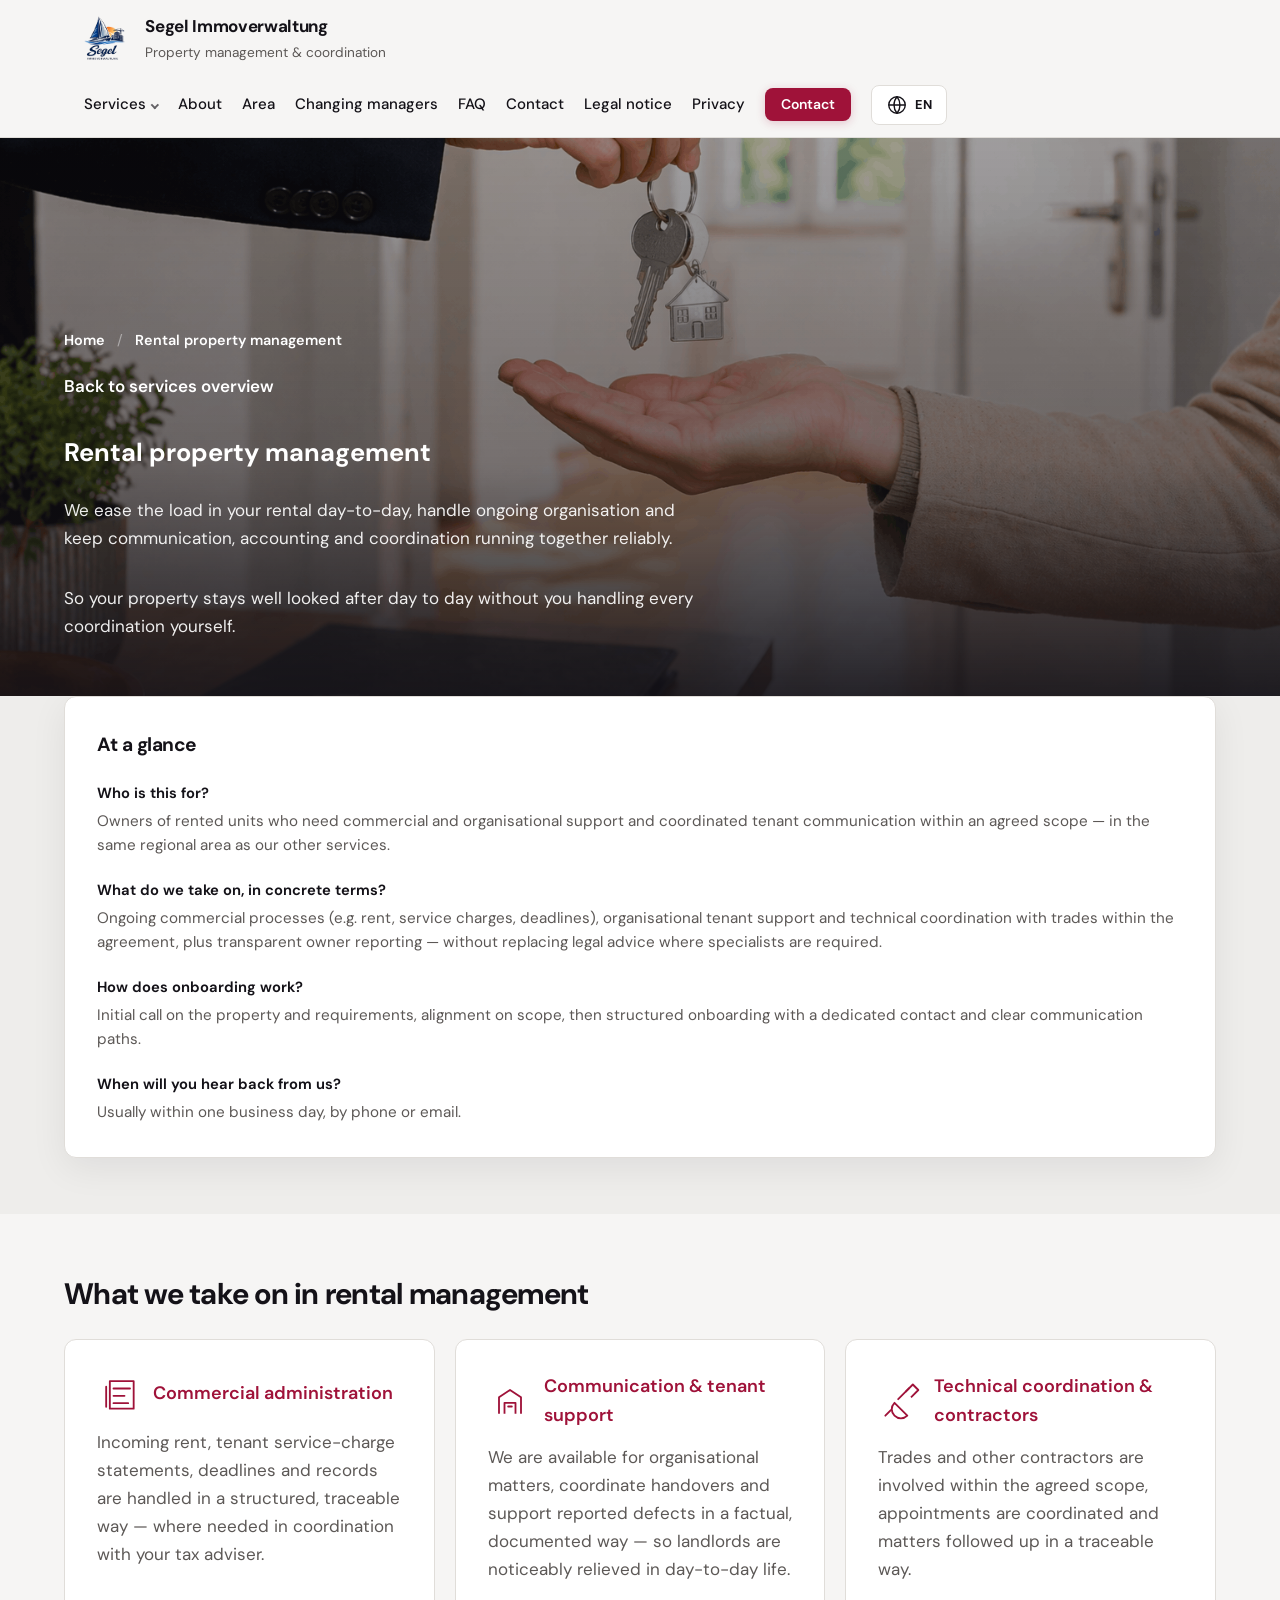
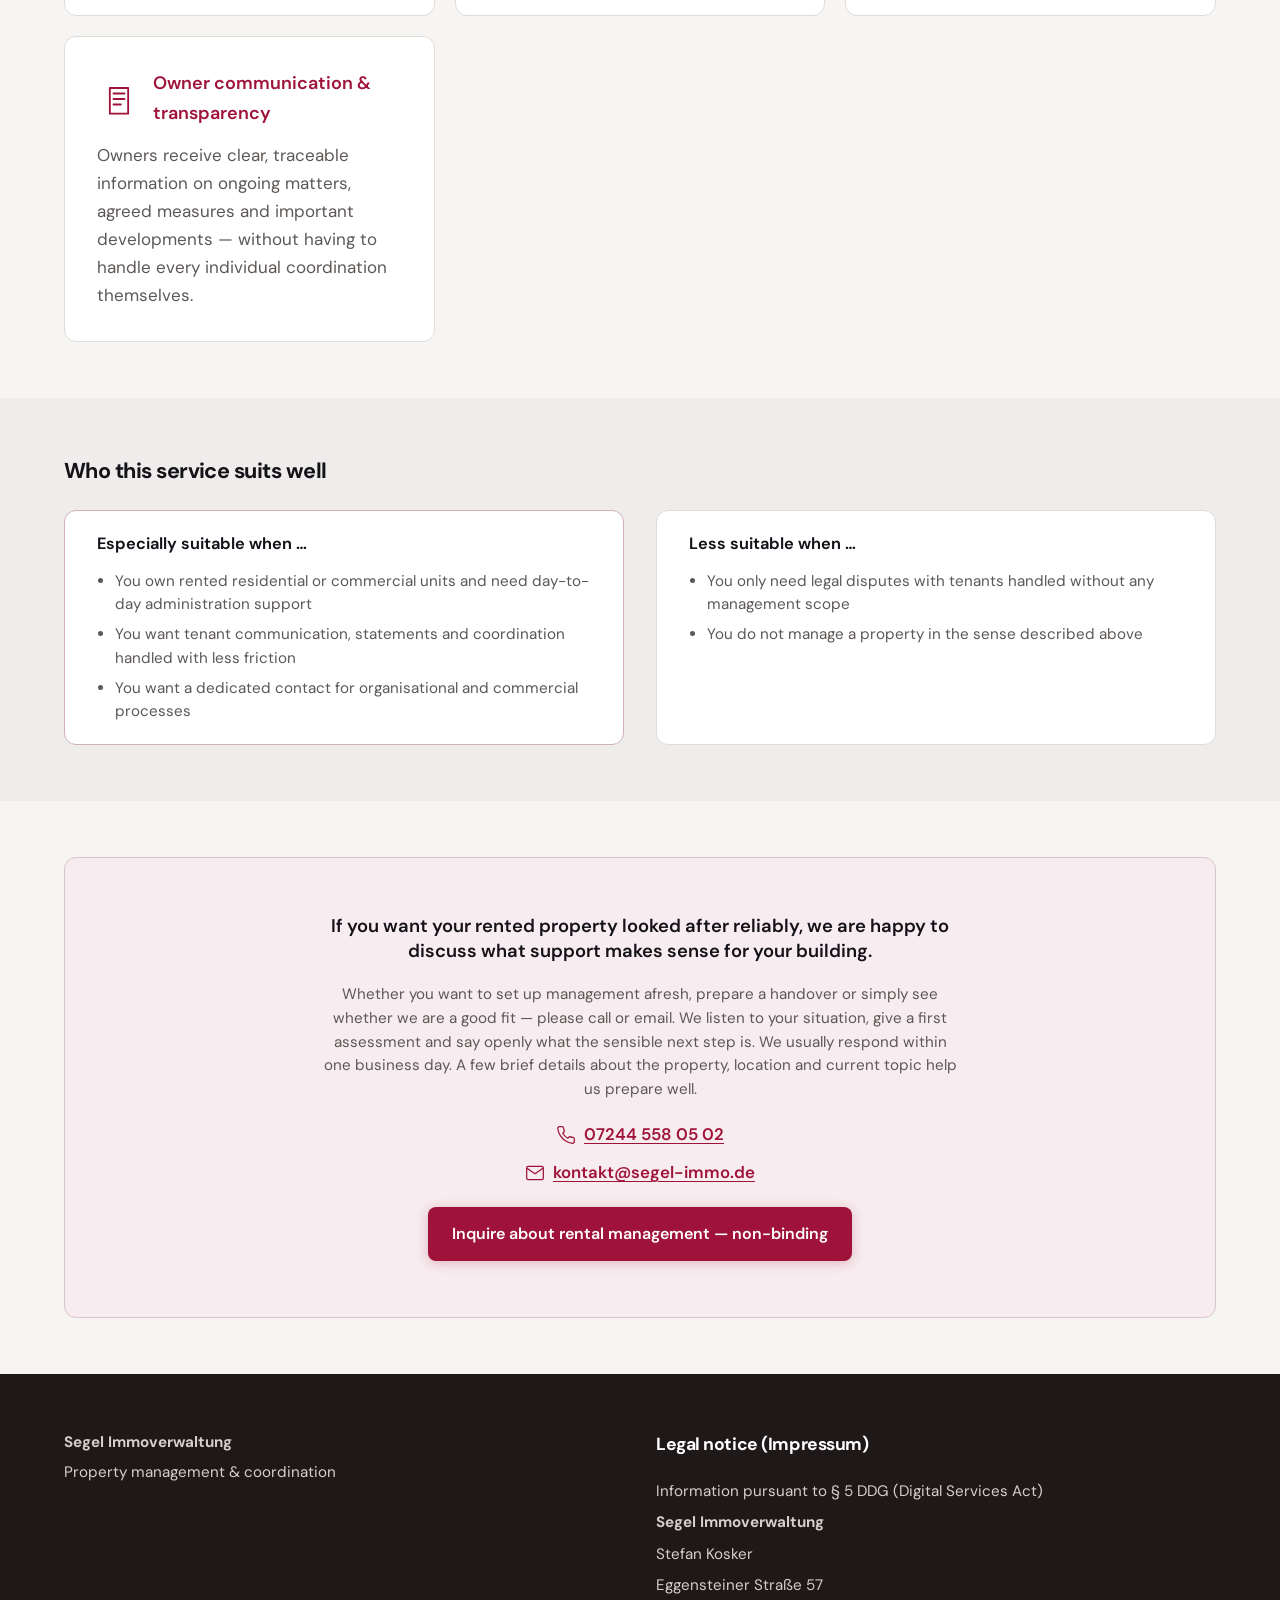
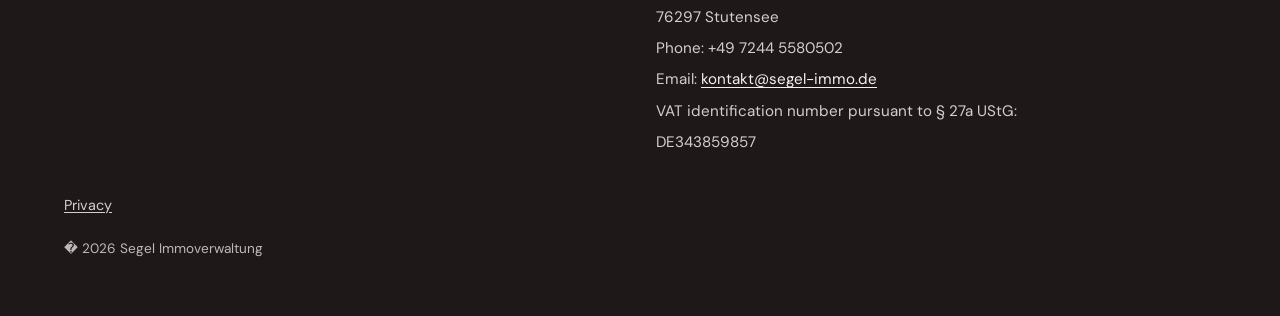
<file: en/leistungen/mietverwaltung.html>
<!DOCTYPE html>
<html lang="en" class="logo-in-header">
  <head>
    <meta charset="utf-8" />
    <meta name="viewport" content="width=device-width, initial-scale=1" />
    <meta
      name="description"
      data-i18n="pageMietMetaDescription"
      data-i18n-attr="content"
      content="Rental management for landlords: ongoing organisation, tenant communication and commercial processes ? with a dedicated contact person."
    />
    <title data-i18n="pageMietMetaTitle">Rental property management ? Segel Immoverwaltung Karlsruhe &amp; region</title>
    <link rel="preconnect" href="https://fonts.googleapis.com" />
    <link rel="preconnect" href="https://fonts.gstatic.com" crossorigin />
    <link
      href="https://fonts.googleapis.com/css2?family=DM+Sans:ital,wght@0,400;0,500;0,600;0,700;1,400&display=swap"
      rel="stylesheet"
    />
    <link rel="icon" href="../../images/Logos/Logo-Small.png" type="image/png" />
    <link rel="canonical" href="https://segel-immo.de/en/leistungen/mietverwaltung.html" />
    <link rel="alternate" hreflang="de" href="https://segel-immo.de/leistungen/mietverwaltung.html" />
    <link rel="alternate" hreflang="en" href="https://segel-immo.de/en/leistungen/mietverwaltung.html" />
    <link rel="alternate" hreflang="x-default" href="https://segel-immo.de/leistungen/mietverwaltung.html" />
    <meta property="og:type" content="website" />
    <meta property="og:site_name" content="Segel Immoverwaltung" />
    <meta property="og:locale" content="en_US" />
    <meta property="og:locale:alternate" content="de_DE" />
    <meta property="og:url" content="https://segel-immo.de/en/leistungen/mietverwaltung.html" />
    <meta property="og:title" content="Rental property management ? Segel Immoverwaltung Karlsruhe &amp; region" />
    <meta property="og:description" content="Rental management for landlords: ongoing organisation, tenant communication and commercial processes ? with a dedicated contact person." />
    <meta property="og:image" content="https://segel-immo.de/images/Logos/Logo-Small.png" />
    <meta name="twitter:card" content="summary_large_image" />
    <meta name="twitter:title" content="Rental property management ? Segel Immoverwaltung Karlsruhe &amp; region" />
    <meta name="twitter:description" content="Rental management for landlords: ongoing organisation, tenant communication and commercial processes ? with a dedicated contact person." />
    <meta name="twitter:image" content="https://segel-immo.de/images/Logos/Logo-Small.png" />
    <script type="application/ld+json">
      {
        "@context": "https://schema.org",
        "@graph": [
          {
            "@type": "WebSite",
            "name": "Segel Immoverwaltung",
            "url": "https://segel-immo.de/",
            "publisher": {
              "@type": "Organization",
              "name": "Segel Immoverwaltung",
              "url": "https://segel-immo.de/"
            }
          },
          {
            "@type": "BreadcrumbList",
            "itemListElement": [
              {
                "@type": "ListItem",
                "position": 1,
                "name": "Home",
                "item": "https://segel-immo.de/en/index.html"
              },
              {
                "@type": "ListItem",
                "position": 2,
                "name": "Services",
                "item": "https://segel-immo.de/en/index.html#leistungen"
              },
              {
                "@type": "ListItem",
                "position": 3,
                "name": "Rental property management",
                "item": "https://segel-immo.de/en/leistungen/mietverwaltung.html"
              }
            ]
          }
        ]
      }
    </script>
    <link rel="stylesheet" href="../../css/styles.css" />
  </head>
  <body class="page-detail" data-mail-context="miet">
    <a class="skip-link" href="#main" data-i18n="skip">Zum Inhalt springen</a>

    <header class="site-header">
      <div class="header-inner">
        <a class="brand" href="../index.html#top" id="top">
          <img
            src="../../images/Logos/Logo.png"
            width="429"
            height="456"
            alt="Segel Immoverwaltung � Logo"
            data-i18n="brandLogoAlt"
            data-i18n-attr="alt"
            decoding="async"
          />
          <span class="brand-text">
            <span class="brand-name">Segel Immoverwaltung</span>
            <span class="brand-tag" data-i18n="brandTag">Immobilienverwaltung &amp; Koordination</span>
          </span>
        </a>
        <div class="header-actions">
          <div class="nav-drawer-backdrop" aria-hidden="true"></div>
          <div class="nav-drawer" id="site-nav-drawer">
            <nav class="site-nav" data-i18n-attr="aria-label" data-i18n="navAria" aria-label="Hauptnavigation">
              <details class="nav-dropdown">
                <summary class="nav-dropdown__summary">
                  <span data-i18n="navServices">Leistungen</span>
                </summary>
                <div
                  class="nav-dropdown__panel"
                  data-i18n-attr="aria-label"
                  data-i18n="navAriaSubmenuLeistungen"
                  aria-label="Leistungen � Untermen�"
                >
                  <ul role="list">
                    <li>
                      <a href="weg-verwaltung.html" data-i18n="navLeistungWeg">Hausverwaltung (WEG)</a>
                    </li>
                    <li>
                      <a
                        href="mietverwaltung.html"
                        data-i18n="navLeistungMiet"
                        aria-current="page"
                        >Mietverwaltung</a
                      >
                    </li>
                    <li>
                      <a href="dienstleisterkoordination.html" data-i18n="navLeistungDl"
                        >Dienstleisterkoordination</a
                      >
                    </li>
                    <li>
                      <a href="baukoordination.html" data-i18n="navLeistungBau">Baukoordination</a>
                    </li>
                  </ul>
                </div>
              </details>
              <a href="../ueber-uns.html" data-i18n="navAbout">About</a>
              <a href="../index.html#region" data-i18n="navRegion">Region</a>
              <a href="../index.html#ablauf" data-i18n="navProcess">Verwaltungswechsel</a>
              <a href="../index.html#faq" data-i18n="navFaq">FAQ</a>
              <a href="../index.html#kontakt" data-i18n="navContact">Kontakt</a>
              <a href="../index.html#impressum" data-i18n="navImprint">Impressum</a>
              <a href="../datenschutz.html" data-i18n="navPrivacy">Privacy</a>
            </nav>
            <div
              class="nav-drawer__contact"
              data-i18n-attr="aria-label"
              data-i18n="contactDrawerAria"
              aria-label="Kontakt � Telefon und E-Mail"
            >
              <a
                class="nav-drawer__contact-link nav-drawer__tel"
                href="tel:+4972445580502"
                ><span class="nav-drawer__contact-icon" aria-hidden="true"
                  ><svg
                    width="20"
                    height="20"
                    viewBox="0 0 24 24"
                    fill="none"
                    stroke="currentColor"
                    stroke-width="1.5"
                  >
                    <path
                      d="M22 16.92v3a2 2 0 0 1-2.18 2 19.79 19.79 0 0 1-8.63-3.07 19.5 19.5 0 0 1-6-6 19.79 19.79 0 0 1-3.07-8.67A2 2 0 0 1 4.11 2h3a2 2 0 0 1 2 1.72 12.84 12.84 0 0 0 .7 2.81 2 2 0 0 1-.45 2.11L8.09 9.91a16 16 0 0 0 6 6l1.27-1.27a2 2 0 0 1 2.11-.45 12.84 12.84 0 0 0 2.81.7A2 2 0 0 1 22 16.92z"
                    /></svg></span
                ><span data-i18n="contactPhoneDisplay">07244 558 05 02</span></a
              >
              <a
                class="nav-drawer__contact-link nav-drawer__mail mailto-contact-link"
                href="mailto:kontakt@segel-immo.de"
                ><span class="nav-drawer__contact-icon" aria-hidden="true"
                  ><svg
                    width="20"
                    height="20"
                    viewBox="0 0 24 24"
                    fill="none"
                    stroke="currentColor"
                    stroke-width="1.5"
                  >
                    <path
                      d="M4 4h16c1.1 0 2 .9 2 2v12c0 1.1-.9 2-2 2H4c-1.1 0-2-.9-2-2V6c0-1.1.9-2 2-2z"
                    />
                    <path d="m22 6-10 7L2 6" /></svg></span
                ><span data-i18n="contactEmailDisplay">kontakt@segel-immo.de</span></a
              >
            </div>
          </div>
          <a class="btn btn--header-cta" href="../index.html#kontakt" data-i18n="navContact">Kontakt</a>
          <div class="lang-switch-wrap">
            <span class="visually-hidden" data-i18n="langToggle" id="lang-switch-label"
              >Sprache w�hlen</span
            >
            <button
              type="button"
              class="lang-toggle-btn"
              id="lang-toggle"
              aria-label="Sprache: Deutsch. Auf Englisch umschalten."
            >
              <svg width="22" height="22" viewBox="0 0 24 24" aria-hidden="true" fill="none" stroke="currentColor" stroke-width="1.5">
                <circle cx="12" cy="12" r="9" />
                <path d="M3 12h18M12 3a14 14 0 0 0 0 18M12 3a14 14 0 0 1 0 18" />
              </svg>
              <span id="lang-badge">DE</span>
            </button>
          </div>
          <button
            type="button"
            class="nav-toggle"
            id="nav-toggle"
            aria-expanded="false"
            aria-controls="site-nav-drawer"
            data-i18n="navOpenMenu"
            data-i18n-attr="aria-label"
          >
            <span class="nav-toggle__bars" aria-hidden="true"></span>
          </button>
        </div>
      </div>
    </header>

    <main id="main">
      <section class="detail-hero">
        <div
          class="detail-hero__parallax"
          style="background-image: url('../../images/carousel-images/Mietverwaltung.png')"
          aria-hidden="true"
        ></div>
        <div class="detail-hero__scrim" aria-hidden="true"></div>
        <div class="section-inner detail-hero__content">
          <nav
            class="detail-breadcrumb"
            aria-label="Brotkr�mel"
            data-i18n-attr="aria-label"
            data-i18n="detailBreadcrumbAria"
          >
            <a href="../index.html" data-i18n="detailBreadcrumbHome">Startseite</a>
            <span class="detail-breadcrumb__sep" aria-hidden="true">/</span>
            <span class="detail-breadcrumb__current" data-i18n="pageMietH1">Mietverwaltung</span>
          </nav>
          <a class="detail-back" href="../index.html#leistungen" data-i18n="detailBack"
            >Zur�ck zur Leistungs�bersicht</a
          >
          <h1 data-i18n="pageMietH1">Mietverwaltung</h1>
          <p class="lead-muted" data-i18n="pageMietLead">
            We ease the load in your rental day-to-day, handle ongoing organisation and keep
            communication, accounting and coordination running together reliably.
          </p>
          <p class="lead-muted detail-hero__teaser" data-i18n="leistungTeaserMietText">
            So your property stays well looked after day to day without you handling every coordination
            yourself.
          </p>
        </div>
      </section>

      <section class="section section--answer-first" aria-labelledby="miet-answer-heading">
        <div class="section-inner">
          <div class="service-answer-first" role="region" aria-labelledby="miet-answer-heading">
            <h2 id="miet-answer-heading" class="service-answer-first__title" data-i18n="answerFirstTitle">
              Kurz &amp; klar
            </h2>
            <dl class="service-answer-first__list">
              <div class="service-answer-first__item">
                <dt data-i18n="answerWhoLabel">F?r wen ist das?</dt>
                <dd data-i18n="pageMietAnswerWho">
                  Eigent?merinnen und Eigent?mer vermieteter Einheiten, die kaufm?nnische und organisatorische Betreuung sowie koordinierte Mieterkommunikation im vereinbarten Rahmen brauchen ? im gleichen regionalen Einzugsgebiet wie unsere ?brigen Leistungen.
                </dd>
              </div>
              <div class="service-answer-first__item">
                <dt data-i18n="answerWhatLabel">Was ?bernehmen wir konkret?</dt>
                <dd data-i18n="pageMietAnswerWhat">
                  Laufende kaufm?nnische Abl?ufe (z. B. Mieteing?nge, Nebenkosten, Fristen), organisatorische Mieterbetreuung und technische Koordination mit Handwerk im Rahmen der Vereinbarung sowie transparente Eigent?merinformation ? ohne Rechtsberatung zu ersetzen, wo Fachanw?lte zust?ndig sind.
                </dd>
              </div>
              <div class="service-answer-first__item">
                <dt data-i18n="answerStartLabel">Wie l?uft der Start ab?</dt>
                <dd data-i18n="pageMietAnswerStart">
                  Erstgespr?ch zu Objekt und Bedarf, Abstimmung des Leistungsumfangs, dann strukturierter Start mit festem Ansprechpartner und klaren Kommunikationswegen.
                </dd>
              </div>
              <div class="service-answer-first__item">
                <dt data-i18n="answerReplyLabel">Wann melden wir uns zur?ck?</dt>
                <dd data-i18n="pageMietAnswerReply">
                  In der Regel innerhalb eines Werktags, telefonisch oder per E-Mail.
                </dd>
              </div>
            </dl>
          </div>
        </div>
      </section>

      <section class="section" aria-labelledby="page-miet-services-heading">
        <div class="section-inner">
          <h2 id="page-miet-services-heading" data-i18n="pageMietServicesHeading">
            Was wir in der Mietverwaltung �bernehmen
          </h2>
          <div class="card-grid">
            <article class="card detail-block">
              <div class="card-head">
                <img
                  class="card-icon"
                  src="../../images/icons/svc-abrechnung.svg"
                  width="44"
                  height="44"
                  alt=""
                  aria-hidden="true"
                  decoding="async"
                />
                <h3 data-i18n="pageMietBlock1Title">Kaufm�nnische Verwaltung</h3>
              </div>
              <p data-i18n="pageMietBlock1Text">
                Mieteing�nge, Nebenkostenabrechnungen, Fristen und Unterlagen werden strukturiert und nachvollziehbar betreut � bei Bedarf in abgestimmter Zusammenarbeit mit dem Steuerberater.
              </p>
            </article>
            <article class="card detail-block">
              <div class="card-head">
                <img
                  class="card-icon"
                  src="../../images/icons/pillar-aussenwirkung.svg"
                  width="44"
                  height="44"
                  alt=""
                  aria-hidden="true"
                  decoding="async"
                />
                <h3 data-i18n="pageMietBlock2Title">Kommunikation &amp; Mieterbetreuung</h3>
              </div>
              <p data-i18n="pageMietBlock2Text">
                Wir sind f�r organisatorische Anliegen erreichbar, koordinieren �bergaben und begleiten gemeldete M�ngel sachlich und dokumentiert. So werden Eigent�mer im Alltag deutlich entlastet.
              </p>
            </article>
            <article class="card detail-block">
              <div class="card-head">
                <img
                  class="card-icon"
                  src="../../images/icons/svc-instandhaltung.svg"
                  width="44"
                  height="44"
                  alt=""
                  aria-hidden="true"
                  decoding="async"
                />
                <h3 data-i18n="pageMietBlock3Title">Technische Koordination &amp; Dienstleister</h3>
              </div>
              <p data-i18n="pageMietBlock3Text">
                Handwerker und weitere Dienstleister werden im Rahmen der vereinbarten Leistungen eingebunden, Termine abgestimmt und Vorg�nge nachvollziehbar nachverfolgt.
              </p>
            </article>
            <article class="card detail-block">
              <div class="card-head">
                <img
                  class="card-icon"
                  src="../../images/icons/pillar-ordnung.svg"
                  width="44"
                  height="44"
                  alt=""
                  aria-hidden="true"
                  decoding="async"
                />
                <h3 data-i18n="pageMietBlock4Title">Eigent�merkommunikation &amp; Transparenz</h3>
              </div>
              <p data-i18n="pageMietBlock4Text">
                Eigent�mer erhalten klare und nachvollziehbare Informationen zu laufenden Vorg�ngen, abgestimmten Ma�nahmen und wichtigen Entwicklungen � ohne sich um jede Einzelabstimmung selbst k�mmern zu m�ssen.
              </p>
            </article>
          </div>
        </div>
      </section>

      <section class="section section--fit" aria-labelledby="miet-fit-heading">
        <div class="section-inner">
          <h2 id="miet-fit-heading" class="fit-heading" data-i18n="pageMietFitHeading">
            Who this service suits well
          </h2>
          <div class="fit-cols">
            <div class="fit-col fit-col--yes">
              <h3 data-i18n="pageMietFitYesTitle">Especially suitable when ?</h3>
              <ul class="fit-list">
                <li data-i18n="pageMietFitYes1">
                  Eigent�mer vermieteter Wohn- oder Gewerbeeinheiten mit Verwaltungsbedarf im Alltag
                </li>
                <li data-i18n="pageMietFitYes2">
                  Objekte, bei denen Mieterkommunikation, Abrechnungen und Koordination entlastet
                  werden sollen
                </li>
                <li data-i18n="pageMietFitYes3">
                  Eigent�mer, die einen festen Ansprechpartner f�r organisatorische und kaufm�nnische
                  Abl�ufe m�chten
                </li>
              </ul>
            </div>
            <div class="fit-col fit-col--no">
              <h3 data-i18n="pageMietFitNoTitle">Less suitable when ?</h3>
              <ul class="fit-list">
                <li data-i18n="pageMietFitNo1">
                  Sie ausschlie�lich rechtliche Auseinandersetzungen mit Mietern f�hren lassen m�chten,
                  ohne Verwaltungsbezug
                </li>
                <li data-i18n="pageMietFitNo2">
                  Sie keine verwaltete Immobilie im beschriebenen Sinne betreuen
                </li>
              </ul>
            </div>
          </div>
        </div>
      </section>

      <section
        class="section section--contact-detail"
        id="kontakt"
        aria-labelledby="detail-contact-heading"
      >
        <div class="section-inner">
          <div class="contact-block contact-block--detail">
            <p class="contact-block__hook" id="detail-contact-heading" data-i18n="pageMietContactHook">
              If you want your rented property looked after reliably, we are happy to discuss what
              support makes sense for your building.
            </p>
            <p class="contact-block__microcopy" data-i18n="contactMicrocopy">
              Whether you want to set up management afresh, prepare a handover or simply see whether we
              are a good fit ? please call or email. We listen to your situation, give a first assessment
              and say openly what the sensible next step is. We usually respond within one business day.
              A few brief details about the property, location and current topic help us prepare well.
            </p>
            <div class="contact-block__channels">
              <a
                class="contact-block__channel contact-block__tel"
                href="tel:+4972445580502"
                ><span class="contact-block__channel-icon" aria-hidden="true"
                  ><svg
                    width="20"
                    height="20"
                    viewBox="0 0 24 24"
                    fill="none"
                    stroke="currentColor"
                    stroke-width="1.5"
                  >
                    <path
                      d="M22 16.92v3a2 2 0 0 1-2.18 2 19.79 19.79 0 0 1-8.63-3.07 19.5 19.5 0 0 1-6-6 19.79 19.79 0 0 1-3.07-8.67A2 2 0 0 1 4.11 2h3a2 2 0 0 1 2 1.72 12.84 12.84 0 0 0 .7 2.81 2 2 0 0 1-.45 2.11L8.09 9.91a16 16 0 0 0 6 6l1.27-1.27a2 2 0 0 1 2.11-.45 12.84 12.84 0 0 0 2.81.7A2 2 0 0 1 22 16.92z"
                    /></svg></span
                ><span data-i18n="contactPhoneDisplay">07244 558 05 02</span></a
              >
              <a
                class="contact-block__channel contact-block__email mailto-contact-link"
                href="mailto:kontakt@segel-immo.de"
                ><span class="contact-block__channel-icon" aria-hidden="true"
                  ><svg
                    width="20"
                    height="20"
                    viewBox="0 0 24 24"
                    fill="none"
                    stroke="currentColor"
                    stroke-width="1.5"
                  >
                    <path
                      d="M4 4h16c1.1 0 2 .9 2 2v12c0 1.1-.9 2-2 2H4c-1.1 0-2-.9-2-2V6c0-1.1.9-2 2-2z"
                    />
                    <path d="m22 6-10 7L2 6" /></svg></span
                ><span data-i18n="contactEmailDisplay">kontakt@segel-immo.de</span></a
              >
            </div>
            <a
              class="btn btn--primary mailto-contact-link"
              id="mailto-contact-detail"
              href="mailto:kontakt@segel-immo.de"
              >Inquire about rental management ? non-binding</a
            >
          </div>
        </div>
      </section>
    </main>

    <footer class="site-footer" id="impressum">
      <div class="section-inner">
        <div class="footer-grid">
          <div>
            <strong data-i18n="footerCompany">Segel Immoverwaltung</strong>
            <p class="footer-brand-sub" data-i18n="brandTag">Immobilienverwaltung &amp; Koordination</p>
          </div>
          <div>
            <h2 class="imprint-footer-h2" data-i18n="imprintTitle">Impressum</h2>
            <div class="impressum-content">
              <p data-i18n="imprintDdg">Angaben gem�� � 5 DDG</p>
              <p><strong data-i18n="footerCompany">Segel Immoverwaltung</strong></p>
              <p data-i18n="imprintOwnerName">Stefan Kosker</p>
              <p data-i18n="imprintStreet">Eggensteiner Stra?e 57</p>
              <p data-i18n="imprintCity">76297 Stutensee</p>
              <p data-i18n="imprintPhone">Telefon: 07244 558 05 02</p>
              <p>
                <span data-i18n="imprintEmailLabel">E-Mail:</span>
                <a href="mailto:kontakt@segel-immo.de" class="mailto-contact-link">kontakt@segel-immo.de</a>
              </p>
              <p data-i18n="imprintVatIntro">Umsatzsteuer-Identifikationsnummer gem?? � 27a UStG:</p>
              <p data-i18n="imprintVatId">DE343859857</p>
            </div>
          </div>
        </div>
        <p class="footer-legal-links">
          <a href="../datenschutz.html" data-i18n="navPrivacy">Privacy</a>
        </p>
        <p class="footer-note" style="border: 0; padding-top: 0">
          � <span id="year"></span>
          <span data-i18n="footerCompany">Segel Immoverwaltung</span>
        </p>
      </div>
    </footer>

    <nav
      class="mobile-contact-bar"
      aria-label=""
      data-i18n="mobileContactBarLabel"
      data-i18n-attr="aria-label"
    >
      <a class="mobile-contact-bar__btn mobile-contact-bar__btn--call" href="tel:+4972445580502"
        ><span data-i18n="mobileContactCall">Anrufen</span></a
      >
      <a
        class="mobile-contact-bar__btn mobile-contact-bar__btn--mail mailto-contact-link"
        href="mailto:kontakt@segel-immo.de"
        ><span data-i18n="mobileContactMail">E-Mail</span></a
      >
      <a class="mobile-contact-bar__btn mobile-contact-bar__btn--request" href="#kontakt"
        ><span data-i18n="mobileContactRequest">Initial call</span></a
      >
    </nav>

    <script>
      document.getElementById("year").textContent = new Date().getFullYear();
    </script>
    <script src="../../js/app.js"></script>
  </body>
</html>
</file>
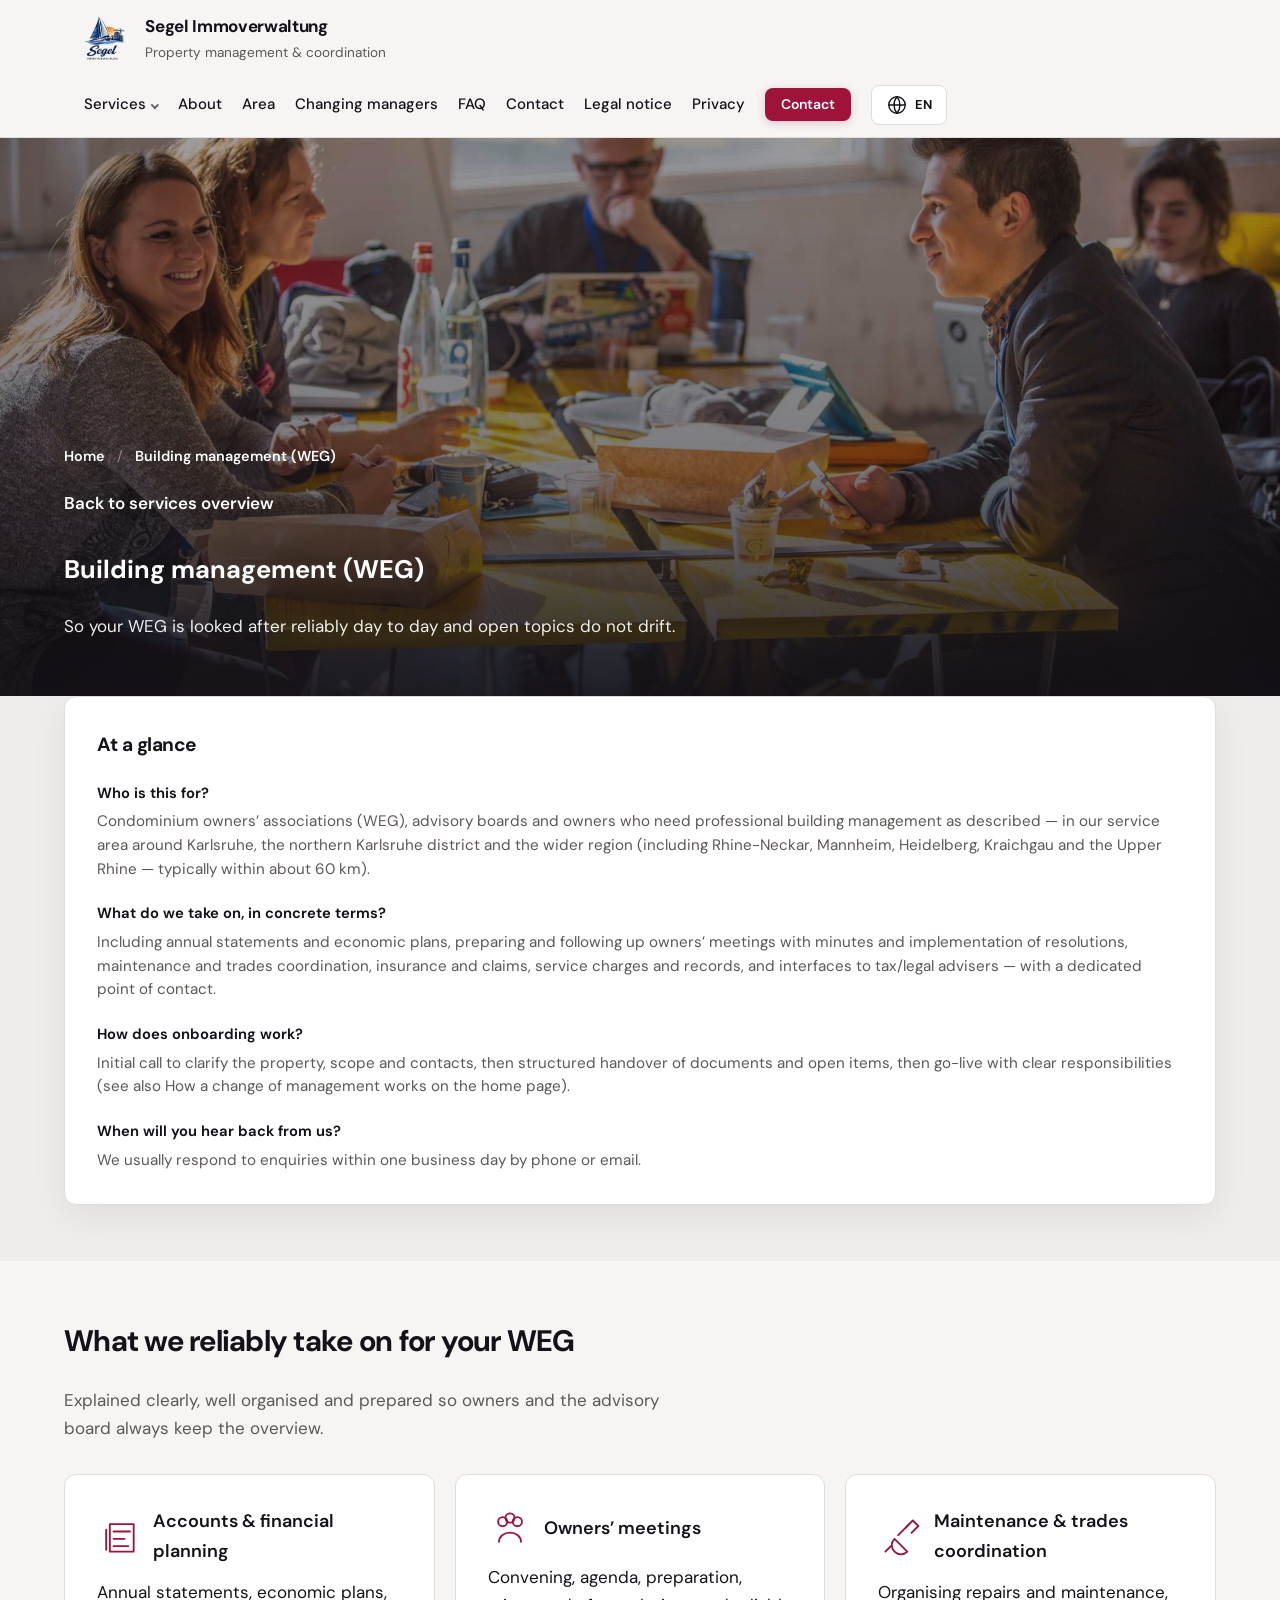
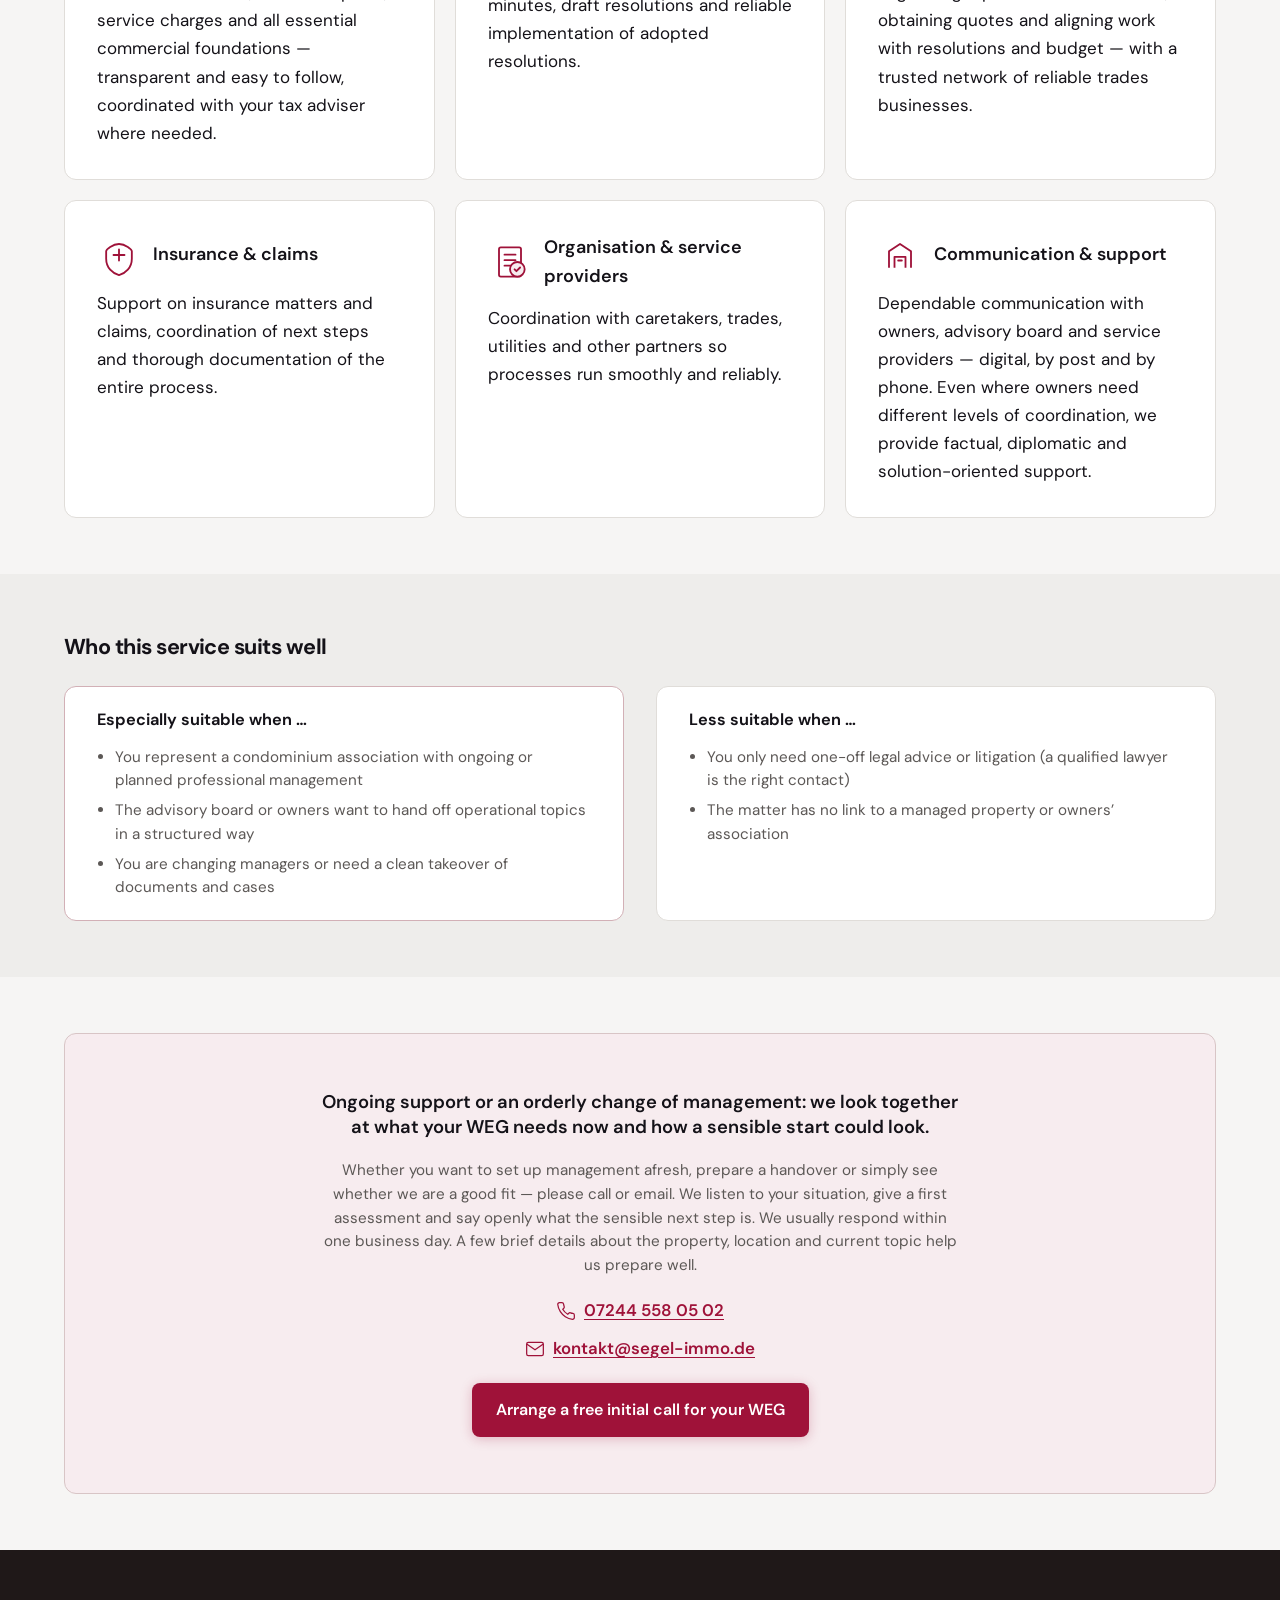
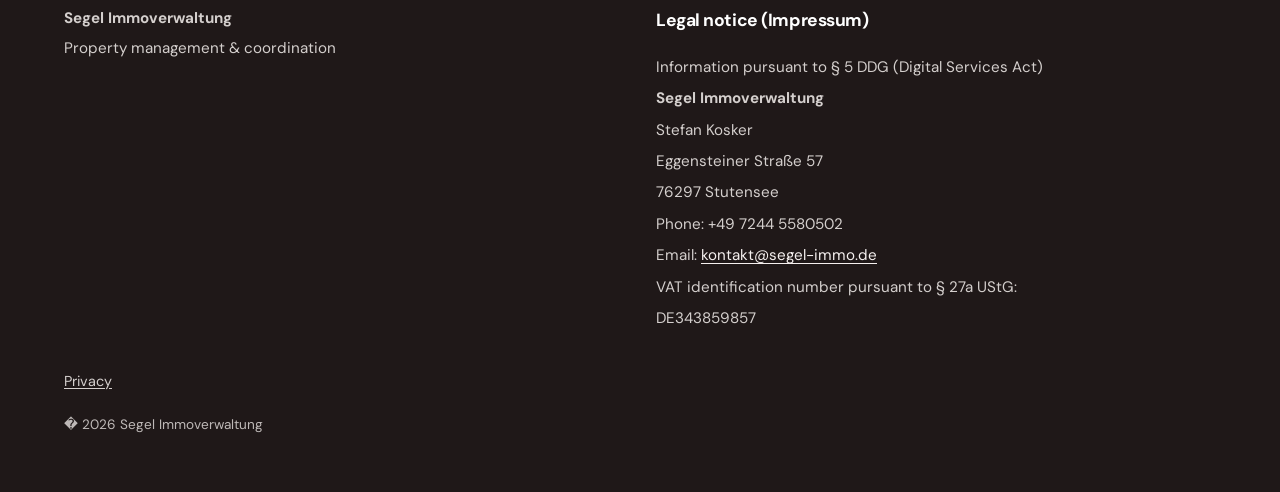
<file: en/leistungen/weg-verwaltung.html>
<!DOCTYPE html>
<html lang="en" class="logo-in-header">
  <head>
    <meta charset="utf-8" />
    <meta name="viewport" content="width=device-width, initial-scale=1" />
    <meta
      name="description"
      data-i18n="pageWegMetaDescription"
      data-i18n-attr="content"
      content="Building management for condominium owners� associations: annual accounts, owners� meetings, maintenance and insurance ? structured, with a dedicated contact person."
    />
    <title data-i18n="pageWegMetaTitle">Building management (WEG) ? Segel Immoverwaltung Karlsruhe &amp; region</title>
    <link rel="preconnect" href="https://fonts.googleapis.com" />
    <link rel="preconnect" href="https://fonts.gstatic.com" crossorigin />
    <link
      href="https://fonts.googleapis.com/css2?family=DM+Sans:ital,wght@0,400;0,500;0,600;0,700;1,400&display=swap"
      rel="stylesheet"
    />
    <link rel="icon" href="../../images/Logos/Logo-Small.png" type="image/png" />
    <link rel="canonical" href="https://segel-immo.de/en/leistungen/weg-verwaltung.html" />
    <link rel="alternate" hreflang="de" href="https://segel-immo.de/leistungen/weg-verwaltung.html" />
    <link rel="alternate" hreflang="en" href="https://segel-immo.de/en/leistungen/weg-verwaltung.html" />
    <link rel="alternate" hreflang="x-default" href="https://segel-immo.de/leistungen/weg-verwaltung.html" />
    <meta property="og:type" content="website" />
    <meta property="og:site_name" content="Segel Immoverwaltung" />
    <meta property="og:locale" content="en_US" />
    <meta property="og:locale:alternate" content="de_DE" />
    <meta property="og:url" content="https://segel-immo.de/en/leistungen/weg-verwaltung.html" />
    <meta property="og:title" content="Building management (WEG) ? Segel Immoverwaltung Karlsruhe &amp; region" />
    <meta property="og:description" content="Building management for condominium owners� associations: annual accounts, owners� meetings, maintenance and insurance ? structured, with a dedicated contact person." />
    <meta property="og:image" content="https://segel-immo.de/images/Logos/Logo-Small.png" />
    <meta name="twitter:card" content="summary_large_image" />
    <meta name="twitter:title" content="Building management (WEG) ? Segel Immoverwaltung Karlsruhe &amp; region" />
    <meta name="twitter:description" content="Building management for condominium owners� associations: annual accounts, owners� meetings, maintenance and insurance ? structured, with a dedicated contact person." />
    <meta name="twitter:image" content="https://segel-immo.de/images/Logos/Logo-Small.png" />
    <script type="application/ld+json">
      {
        "@context": "https://schema.org",
        "@graph": [
          {
            "@type": "WebSite",
            "name": "Segel Immoverwaltung",
            "url": "https://segel-immo.de/",
            "publisher": {
              "@type": "Organization",
              "name": "Segel Immoverwaltung",
              "url": "https://segel-immo.de/"
            }
          },
          {
            "@type": "BreadcrumbList",
            "itemListElement": [
              {
                "@type": "ListItem",
                "position": 1,
                "name": "Home",
                "item": "https://segel-immo.de/en/index.html"
              },
              {
                "@type": "ListItem",
                "position": 2,
                "name": "Services",
                "item": "https://segel-immo.de/en/index.html#leistungen"
              },
              {
                "@type": "ListItem",
                "position": 3,
                "name": "Building management (WEG)",
                "item": "https://segel-immo.de/en/leistungen/weg-verwaltung.html"
              }
            ]
          }
        ]
      }
    </script>
    <link rel="stylesheet" href="../../css/styles.css" />
  </head>
  <body class="page-detail" data-mail-context="weg">
    <a class="skip-link" href="#main" data-i18n="skip">Zum Inhalt springen</a>

    <header class="site-header">
      <div class="header-inner">
        <a class="brand" href="../index.html#top" id="top">
          <img
            src="../../images/Logos/Logo.png"
            width="429"
            height="456"
            alt="Segel Immoverwaltung � Logo"
            data-i18n="brandLogoAlt"
            data-i18n-attr="alt"
            decoding="async"
          />
          <span class="brand-text">
            <span class="brand-name">Segel Immoverwaltung</span>
            <span class="brand-tag" data-i18n="brandTag">Immobilienverwaltung &amp; Koordination</span>
          </span>
        </a>
        <div class="header-actions">
          <div class="nav-drawer-backdrop" aria-hidden="true"></div>
          <div class="nav-drawer" id="site-nav-drawer">
            <nav class="site-nav" data-i18n-attr="aria-label" data-i18n="navAria" aria-label="Hauptnavigation">
              <details class="nav-dropdown">
                <summary class="nav-dropdown__summary">
                  <span data-i18n="navServices">Leistungen</span>
                </summary>
                <div
                  class="nav-dropdown__panel"
                  data-i18n-attr="aria-label"
                  data-i18n="navAriaSubmenuLeistungen"
                  aria-label="Leistungen � Untermen�"
                >
                  <ul role="list">
                    <li>
                      <a
                        href="weg-verwaltung.html"
                        data-i18n="navLeistungWeg"
                        aria-current="page"
                        >Hausverwaltung (WEG)</a
                      >
                    </li>
                    <li>
                      <a href="mietverwaltung.html" data-i18n="navLeistungMiet">Mietverwaltung</a>
                    </li>
                    <li>
                      <a href="dienstleisterkoordination.html" data-i18n="navLeistungDl"
                        >Dienstleisterkoordination</a
                      >
                    </li>
                    <li>
                      <a href="baukoordination.html" data-i18n="navLeistungBau">Baukoordination</a>
                    </li>
                  </ul>
                </div>
              </details>
              <a href="../ueber-uns.html" data-i18n="navAbout">About</a>
              <a href="../index.html#region" data-i18n="navRegion">Region</a>
              <a href="../index.html#ablauf" data-i18n="navProcess">Verwaltungswechsel</a>
              <a href="../index.html#faq" data-i18n="navFaq">FAQ</a>
              <a href="../index.html#kontakt" data-i18n="navContact">Kontakt</a>
              <a href="../index.html#impressum" data-i18n="navImprint">Impressum</a>
              <a href="../datenschutz.html" data-i18n="navPrivacy">Privacy</a>
            </nav>
            <div
              class="nav-drawer__contact"
              data-i18n-attr="aria-label"
              data-i18n="contactDrawerAria"
              aria-label="Kontakt � Telefon und E-Mail"
            >
              <a
                class="nav-drawer__contact-link nav-drawer__tel"
                href="tel:+4972445580502"
                ><span class="nav-drawer__contact-icon" aria-hidden="true"
                  ><svg
                    width="20"
                    height="20"
                    viewBox="0 0 24 24"
                    fill="none"
                    stroke="currentColor"
                    stroke-width="1.5"
                  >
                    <path
                      d="M22 16.92v3a2 2 0 0 1-2.18 2 19.79 19.79 0 0 1-8.63-3.07 19.5 19.5 0 0 1-6-6 19.79 19.79 0 0 1-3.07-8.67A2 2 0 0 1 4.11 2h3a2 2 0 0 1 2 1.72 12.84 12.84 0 0 0 .7 2.81 2 2 0 0 1-.45 2.11L8.09 9.91a16 16 0 0 0 6 6l1.27-1.27a2 2 0 0 1 2.11-.45 12.84 12.84 0 0 0 2.81.7A2 2 0 0 1 22 16.92z"
                    /></svg></span
                ><span data-i18n="contactPhoneDisplay">07244 558 05 02</span></a
              >
              <a
                class="nav-drawer__contact-link nav-drawer__mail mailto-contact-link"
                href="mailto:kontakt@segel-immo.de"
                ><span class="nav-drawer__contact-icon" aria-hidden="true"
                  ><svg
                    width="20"
                    height="20"
                    viewBox="0 0 24 24"
                    fill="none"
                    stroke="currentColor"
                    stroke-width="1.5"
                  >
                    <path
                      d="M4 4h16c1.1 0 2 .9 2 2v12c0 1.1-.9 2-2 2H4c-1.1 0-2-.9-2-2V6c0-1.1.9-2 2-2z"
                    />
                    <path d="m22 6-10 7L2 6" /></svg></span
                ><span data-i18n="contactEmailDisplay">kontakt@segel-immo.de</span></a
              >
            </div>
          </div>
          <a class="btn btn--header-cta" href="../index.html#kontakt" data-i18n="navContact">Kontakt</a>
          <div class="lang-switch-wrap">
            <span class="visually-hidden" data-i18n="langToggle" id="lang-switch-label"
              >Sprache w�hlen</span
            >
            <button
              type="button"
              class="lang-toggle-btn"
              id="lang-toggle"
              aria-label="Sprache: Deutsch. Auf Englisch umschalten."
            >
              <svg width="22" height="22" viewBox="0 0 24 24" aria-hidden="true" fill="none" stroke="currentColor" stroke-width="1.5">
                <circle cx="12" cy="12" r="9" />
                <path d="M3 12h18M12 3a14 14 0 0 0 0 18M12 3a14 14 0 0 1 0 18" />
              </svg>
              <span id="lang-badge">DE</span>
            </button>
          </div>
          <button
            type="button"
            class="nav-toggle"
            id="nav-toggle"
            aria-expanded="false"
            aria-controls="site-nav-drawer"
            data-i18n="navOpenMenu"
            data-i18n-attr="aria-label"
          >
            <span class="nav-toggle__bars" aria-hidden="true"></span>
          </button>
        </div>
      </div>
    </header>

    <main id="main">
      <section class="detail-hero">
        <div
          class="detail-hero__parallax"
          style="background-image: url('../../images/carousel-images/versammlung.jpg')"
          aria-hidden="true"
        ></div>
        <div class="detail-hero__scrim" aria-hidden="true"></div>
        <div class="section-inner detail-hero__content">
          <nav
            class="detail-breadcrumb"
            aria-label="Brotkr�mel"
            data-i18n-attr="aria-label"
            data-i18n="detailBreadcrumbAria"
          >
            <a href="../index.html" data-i18n="detailBreadcrumbHome">Startseite</a>
            <span class="detail-breadcrumb__sep" aria-hidden="true">/</span>
            <span class="detail-breadcrumb__current" data-i18n="pageWegH1">Hausverwaltung (WEG)</span>
          </nav>
          <a class="detail-back" href="../index.html#leistungen" data-i18n="detailBack"
            >Zur�ck zur Leistungs�bersicht</a
          >
          <h1 data-i18n="pageWegH1">Hausverwaltung (WEG)</h1>
          <p class="lead-muted" data-i18n="pageWegLead">
            So your WEG is looked after reliably day to day and open topics do not drift.
          </p>
        </div>
      </section>

      <section class="section section--answer-first" aria-labelledby="weg-answer-heading">
        <div class="section-inner">
          <div class="service-answer-first" role="region" aria-labelledby="weg-answer-heading">
            <h2 id="weg-answer-heading" class="service-answer-first__title" data-i18n="answerFirstTitle">
              Kurz &amp; klar
            </h2>
            <dl class="service-answer-first__list">
              <div class="service-answer-first__item">
                <dt data-i18n="answerWhoLabel">F?r wen ist das?</dt>
                <dd data-i18n="pageWegAnswerWho">
                  Wohnungseigent?mergemeinschaften, deren Beirat oder Eigent?merinnen und Eigent?mer Hausverwaltung im beschriebenen Umfang suchen ? im Einzugsgebiet um Karlsruhe, den n?rdlichen Landkreis Karlsruhe und die umliegende Region (u. a. Rhein-Neckar, Mannheim, Heidelberg, Kraichgau, Oberrhein, typisch ca. 60 km).
                </dd>
              </div>
              <div class="service-answer-first__item">
                <dt data-i18n="answerWhatLabel">Was ?bernehmen wir konkret?</dt>
                <dd data-i18n="pageWegAnswerWhat">
                  Unter anderem Jahresabrechnungen und Wirtschaftspl?ne, Vorbereitung und Nachbereitung der Eigent?merversammlungen inklusive Protokoll und Beschlussumsetzung, Instandhaltung und Handwerkerkoordination, Versicherungen und Schadensf?lle, Hausgeld und Unterlagen sowie die Schnittstellen zu Steuerberatung und Recht ? mit festem Ansprechpartner.
                </dd>
              </div>
              <div class="service-answer-first__item">
                <dt data-i18n="answerStartLabel">Wie l?uft der Start ab?</dt>
                <dd data-i18n="pageWegAnswerStart">
                  Initial call to clarify the property, scope and contacts, then structured handover of
                  documents and open items, then go-live with clear responsibilities (see also How a change
                  of management works on the home page).
                </dd>
              </div>
              <div class="service-answer-first__item">
                <dt data-i18n="answerReplyLabel">Wann melden wir uns zur?ck?</dt>
                <dd data-i18n="pageWegAnswerReply">
                  Auf Ihre Anfrage reagieren wir ?blicherweise innerhalb eines Werktags telefonisch oder per E-Mail.
                </dd>
              </div>
            </dl>
          </div>
        </div>
      </section>

      <section class="section" aria-labelledby="weg-services-heading">
        <div class="section-inner">
          <h2 id="weg-services-heading" data-i18n="servicesTitle">
            What we reliably take on for your WEG
          </h2>
          <p class="lead-muted" data-i18n="servicesLead">
            Explained clearly, well organised and prepared so owners and the advisory board always keep the
            overview.
          </p>
          <div class="card-grid">
            <article class="card">
              <div class="card-head">
                <img
                  class="card-icon"
                  src="../../images/icons/svc-abrechnung.svg"
                  width="44"
                  height="44"
                  alt=""
                  aria-hidden="true"
                  decoding="async"
                />
                <h3 data-i18n="svcAccountingTitle">Abrechnung &amp; Finanzplanung</h3>
              </div>
              <p data-i18n="svcAccountingItems">
                Jahresabrechnungen, Wirtschaftspl�ne, Hausgeld und alle wichtigen kaufm�nnischen Grundlagen � transparent und gut nachvollziehbar, bei Bedarf in Abstimmung mit dem Steuerberater.
              </p>
            </article>
            <article class="card">
              <div class="card-head">
                <img
                  class="card-icon"
                  src="../../images/icons/svc-versammlung.svg"
                  width="44"
                  height="44"
                  alt=""
                  aria-hidden="true"
                  decoding="async"
                />
                <h3 data-i18n="svcMeetingsTitle">Eigent�merversammlungen</h3>
              </div>
              <p data-i18n="svcMeetingsItems">
                Einberufung, Tagesordnung, Vorbereitung, Protokollierung, Beschlussvorlagen und die zuverl�ssige Umsetzung gefasster Beschl�sse.
              </p>
            </article>
            <article class="card">
              <div class="card-head">
                <img
                  class="card-icon"
                  src="../../images/icons/svc-instandhaltung.svg"
                  width="44"
                  height="44"
                  alt=""
                  aria-hidden="true"
                  decoding="async"
                />
                <h3 data-i18n="svcMaintenanceTitle">Instandhaltung &amp; Handwerkerkoordination</h3>
              </div>
              <p data-i18n="svcMaintenanceItems">
                Organisation von Reparaturen und Instandhaltungsma�nahmen, Einholung von Angeboten und Abstimmung im Rahmen von Beschl�ssen und Budget � mit einem bew�hrten Netzwerk zuverl�ssiger Handwerksbetriebe.
              </p>
            </article>
            <article class="card">
              <div class="card-head">
                <img
                  class="card-icon"
                  src="../../images/icons/svc-versicherung.svg"
                  width="44"
                  height="44"
                  alt=""
                  aria-hidden="true"
                  decoding="async"
                />
                <h3 data-i18n="svcInsuranceTitle">Versicherungen &amp; Schadensf�lle</h3>
              </div>
              <p data-i18n="svcInsuranceItems">
                Begleitung bei Versicherungsfragen und Sch�den, Koordination der n�chsten Schritte und saubere Dokumentation des gesamten Vorgangs.
              </p>
            </article>
            <article class="card">
              <div class="card-head">
                <img
                  class="card-icon"
                  src="../../images/icons/svc-formalitaeten.svg"
                  width="44"
                  height="44"
                  alt=""
                  aria-hidden="true"
                  decoding="async"
                />
                <h3 data-i18n="svcOrgTitle">Organisation &amp; Dienstleister</h3>
              </div>
              <p data-i18n="svcOrgItems">
                Abstimmung mit Hausmeistern, Handwerksbetrieben, Versorgern und weiteren Partnern, damit Abl�ufe reibungslos und zuverl�ssig funktionieren.
              </p>
            </article>
            <article class="card">
              <div class="card-head">
                <img
                  class="card-icon"
                  src="../../images/icons/pillar-aussenwirkung.svg"
                  width="44"
                  height="44"
                  alt=""
                  aria-hidden="true"
                  decoding="async"
                />
                <h3 data-i18n="svcCommTitle">Kommunikation &amp; Betreuung</h3>
              </div>
              <p data-i18n="svcCommItems">
                Verl�ssliche Kommunikation mit Eigent�mern, Beirat und Dienstleistern � digital, postalisch und telefonisch. Auch bei unterschiedlichem Abstimmungsbedarf innerhalb der WEG sorgen wir f�r eine sachliche, diplomatische und l�sungsorientierte Begleitung.
              </p>
            </article>
          </div>
        </div>
      </section>

      <section class="section section--fit" aria-labelledby="weg-fit-heading">
        <div class="section-inner">
          <h2 id="weg-fit-heading" class="fit-heading" data-i18n="pageWegFitHeading">
            Who this service suits well
          </h2>
          <div class="fit-cols">
            <div class="fit-col fit-col--yes">
              <h3 data-i18n="pageWegFitYesTitle">Especially suitable when ?</h3>
              <ul class="fit-list">
                <li data-i18n="pageWegFitYes1">
                  Wohnungseigent�mergemeinschaften mit laufender oder geplanter professioneller
                  Verwaltung
                </li>
                <li data-i18n="pageWegFitYes2">
                  Beir�te und Eigent�mer, die operative Themen strukturiert abgeben m�chten
                </li>
                <li data-i18n="pageWegFitYes3">
                  Gemeinschaften mit Verwaltungswechsel oder Bedarf an sauberer �bernahme
                </li>
              </ul>
            </div>
            <div class="fit-col fit-col--no">
              <h3 data-i18n="pageWegFitNoTitle">Less suitable when ?</h3>
              <ul class="fit-list">
                <li data-i18n="pageWegFitNo1">
                  Sie ausschlie�lich einmalige Rechtsberatung oder Prozessvertretung suchen (hier sind
                  Fachanw�lte die richtige Adresse)
                </li>
                <li data-i18n="pageWegFitNo2">
                  es um Themen ohne Bezug zu verwalteten Objekten oder Gemeinschaften geht
                </li>
              </ul>
            </div>
          </div>
        </div>
      </section>

      <section
        class="section section--contact-detail"
        id="kontakt"
        aria-labelledby="detail-contact-heading"
      >
        <div class="section-inner">
          <div class="contact-block contact-block--detail">
            <p class="contact-block__hook" id="detail-contact-heading" data-i18n="pageWegContactHook">
              Ongoing support or an orderly change of management: we look together at what your WEG needs
              now and how a sensible start could look.
            </p>
            <p class="contact-block__microcopy" data-i18n="contactMicrocopy">
              Whether you want to set up management afresh, prepare a handover or simply see whether we
              are a good fit ? please call or email. We listen to your situation, give a first assessment
              and say openly what the sensible next step is. We usually respond within one business day.
              A few brief details about the property, location and current topic help us prepare well.
            </p>
            <div class="contact-block__channels">
              <a
                class="contact-block__channel contact-block__tel"
                href="tel:+4972445580502"
                ><span class="contact-block__channel-icon" aria-hidden="true"
                  ><svg
                    width="20"
                    height="20"
                    viewBox="0 0 24 24"
                    fill="none"
                    stroke="currentColor"
                    stroke-width="1.5"
                  >
                    <path
                      d="M22 16.92v3a2 2 0 0 1-2.18 2 19.79 19.79 0 0 1-8.63-3.07 19.5 19.5 0 0 1-6-6 19.79 19.79 0 0 1-3.07-8.67A2 2 0 0 1 4.11 2h3a2 2 0 0 1 2 1.72 12.84 12.84 0 0 0 .7 2.81 2 2 0 0 1-.45 2.11L8.09 9.91a16 16 0 0 0 6 6l1.27-1.27a2 2 0 0 1 2.11-.45 12.84 12.84 0 0 0 2.81.7A2 2 0 0 1 22 16.92z"
                    /></svg></span
                ><span data-i18n="contactPhoneDisplay">07244 558 05 02</span></a
              >
              <a
                class="contact-block__channel contact-block__email mailto-contact-link"
                href="mailto:kontakt@segel-immo.de"
                ><span class="contact-block__channel-icon" aria-hidden="true"
                  ><svg
                    width="20"
                    height="20"
                    viewBox="0 0 24 24"
                    fill="none"
                    stroke="currentColor"
                    stroke-width="1.5"
                  >
                    <path
                      d="M4 4h16c1.1 0 2 .9 2 2v12c0 1.1-.9 2-2 2H4c-1.1 0-2-.9-2-2V6c0-1.1.9-2 2-2z"
                    />
                    <path d="m22 6-10 7L2 6" /></svg></span
                ><span data-i18n="contactEmailDisplay">kontakt@segel-immo.de</span></a
              >
            </div>
            <a
              class="btn btn--primary mailto-contact-link"
              id="mailto-contact-detail"
              href="mailto:kontakt@segel-immo.de"
              >Arrange a free initial call for your WEG</a
            >
          </div>
        </div>
      </section>
    </main>

    <footer class="site-footer" id="impressum">
      <div class="section-inner">
        <div class="footer-grid">
          <div>
            <strong data-i18n="footerCompany">Segel Immoverwaltung</strong>
            <p class="footer-brand-sub" data-i18n="brandTag">Immobilienverwaltung &amp; Koordination</p>
          </div>
          <div>
            <h2 class="imprint-footer-h2" data-i18n="imprintTitle">Impressum</h2>
            <div class="impressum-content">
              <p data-i18n="imprintDdg">Angaben gem�� � 5 DDG</p>
              <p><strong data-i18n="footerCompany">Segel Immoverwaltung</strong></p>
              <p data-i18n="imprintOwnerName">Stefan Kosker</p>
              <p data-i18n="imprintStreet">Eggensteiner Stra?e 57</p>
              <p data-i18n="imprintCity">76297 Stutensee</p>
              <p data-i18n="imprintPhone">Telefon: 07244 558 05 02</p>
              <p>
                <span data-i18n="imprintEmailLabel">E-Mail:</span>
                <a href="mailto:kontakt@segel-immo.de" class="mailto-contact-link">kontakt@segel-immo.de</a>
              </p>
              <p data-i18n="imprintVatIntro">Umsatzsteuer-Identifikationsnummer gem?? � 27a UStG:</p>
              <p data-i18n="imprintVatId">DE343859857</p>
            </div>
          </div>
        </div>
        <p class="footer-legal-links">
          <a href="../datenschutz.html" data-i18n="navPrivacy">Privacy</a>
        </p>
        <p class="footer-note" style="border: 0; padding-top: 0">
          � <span id="year"></span>
          <span data-i18n="footerCompany">Segel Immoverwaltung</span>
        </p>
      </div>
    </footer>

    <nav
      class="mobile-contact-bar"
      aria-label=""
      data-i18n="mobileContactBarLabel"
      data-i18n-attr="aria-label"
    >
      <a class="mobile-contact-bar__btn mobile-contact-bar__btn--call" href="tel:+4972445580502"
        ><span data-i18n="mobileContactCall">Anrufen</span></a
      >
      <a
        class="mobile-contact-bar__btn mobile-contact-bar__btn--mail mailto-contact-link"
        href="mailto:kontakt@segel-immo.de"
        ><span data-i18n="mobileContactMail">E-Mail</span></a
      >
      <a class="mobile-contact-bar__btn mobile-contact-bar__btn--request" href="#kontakt"
        ><span data-i18n="mobileContactRequest">Initial call</span></a
      >
    </nav>

    <script>
      document.getElementById("year").textContent = new Date().getFullYear();
    </script>
    <script src="../../js/app.js"></script>
  </body>
</html>
</file>
<file: css/styles.css>
/* Segel Immoverwaltung — Hausverwaltung & Koordination homepage */

:root {
  --color-bg: #f6f5f4;
  --color-bg-alt: #eeedeb;
  --color-surface: #ffffff;
  --color-text: #141218;
  --color-text-muted: #5c5856;
  --color-accent: #9f1239;
  --color-accent-hover: #831032;
  --color-accent-soft: #f7ecef;
  --color-accent-tint: rgba(159, 18, 57, 0.07);
  --color-border: #e0ddd9;
  --color-footer-bg: #1f1818;
  --color-footer-text: #d4cfcd;
  --color-footer-link: #f5f0ef;
  --color-footer-link-hover: #ffffff;
  --font-sans: "DM Sans", system-ui, -apple-system, "Segoe UI", sans-serif;
  --space-xs: 0.35rem;
  --space-sm: 0.75rem;
  --space-md: 1.25rem;
  --space-lg: 2rem;
  --space-xl: 3.5rem;
  --space-2xl: 4.5rem;
  --radius: 12px;
  --radius-sm: 8px;
  --shadow: 0 10px 36px rgba(20, 18, 24, 0.07);
  --shadow-hover: 0 16px 44px rgba(20, 18, 24, 0.11);
  --max-width: 72rem;
  --max-width-prose: 40rem;
  --header-h: 4.25rem;
}

*,
*::before,
*::after {
  box-sizing: border-box;
}

html {
  scroll-behavior: smooth;
}

@media (prefers-reduced-motion: reduce) {
  html {
    scroll-behavior: auto;
  }

  *,
  *::before,
  *::after {
    animation-duration: 0.01ms !important;
    animation-iteration-count: 1 !important;
    transition-duration: 0.01ms !important;
  }
}

body {
  margin: 0;
  font-family: var(--font-sans);
  font-size: 1.0625rem;
  line-height: 1.65;
  color: var(--color-text);
  background: var(--color-bg);
}

img {
  max-width: 100%;
  height: auto;
  display: block;
}

a {
  color: var(--color-accent);
  text-decoration-thickness: 1px;
  text-underline-offset: 0.2em;
}

a:hover {
  color: var(--color-accent-hover);
}

:focus-visible {
  outline: 2px solid var(--color-accent);
  outline-offset: 2px;
}

.skip-link {
  position: absolute;
  left: 0.5rem;
  top: -100vh;
  padding: var(--space-sm) var(--space-md);
  background: var(--color-accent);
  color: #fff;
  z-index: 200;
  border-radius: var(--radius-sm);
  text-decoration: none;
}

.skip-link:focus {
  top: 0.5rem;
}

.skip-link:focus-visible {
  outline-color: #fff;
  outline-offset: 3px;
}

.visually-hidden {
  position: absolute;
  width: 1px;
  height: 1px;
  padding: 0;
  margin: -1px;
  overflow: hidden;
  clip: rect(0, 0, 0, 0);
  white-space: nowrap;
  border: 0;
}

.lang-toggle-btn {
  display: inline-flex;
  align-items: center;
  gap: 0.45rem;
  padding: 0.5rem 0.85rem;
  border: 1px solid var(--color-border);
  border-radius: var(--radius-sm);
  background: var(--color-surface);
  color: var(--color-text);
  cursor: pointer;
  font-family: inherit;
  font-size: 0.8rem;
  font-weight: 700;
  letter-spacing: 0.06em;
  transition: background 0.2s ease, border-color 0.2s ease;
}

.lang-toggle-btn:hover {
  background: var(--color-accent-soft);
  border-color: rgba(159, 18, 57, 0.35);
}

.lang-toggle-btn:focus-visible {
  outline-offset: 2px;
}

.lang-toggle-btn svg {
  flex-shrink: 0;
}

.region-highlight {
  font-weight: 600;
  color: var(--color-text);
}

.region-follow {
  margin-top: var(--space-md);
}

.steps li > strong {
  display: block;
  margin: 0;
  font-size: 1.05rem;
  line-height: 1.35;
}

.step-body {
  margin: 0.5rem 0 0;
  color: var(--color-text-muted);
}

.contact-block h2 {
  margin-top: 0;
  margin-bottom: var(--space-md);
}

.imprint-footer-h2 {
  color: #fff;
  font-size: 1.1rem;
  margin-top: 0;
}

.footer-brand-sub {
  margin: 0.35rem 0 0;
}

.site-header {
  position: sticky;
  top: 0;
  z-index: 50;
  background: color-mix(in srgb, var(--color-bg) 94%, transparent);
  backdrop-filter: blur(12px);
  border-bottom: 1px solid var(--color-border);
}

@supports not (background: color-mix(in srgb, white 50%, black)) {
  .site-header {
    background: rgba(246, 245, 244, 0.94);
  }
}

.header-inner {
  max-width: var(--max-width);
  margin: 0 auto;
  padding: var(--space-sm) var(--space-md);
  min-height: var(--header-h);
  display: flex;
  align-items: center;
  justify-content: space-between;
  gap: var(--space-md);
  flex-wrap: wrap;
}

.brand {
  display: flex;
  align-items: center;
  gap: var(--space-md);
  text-decoration: none;
  color: inherit;
}

.brand:hover {
  color: inherit;
}

.brand:focus-visible {
  border-radius: var(--radius-sm);
}

.brand img {
  width: auto;
  max-height: 2.75rem;
  height: auto;
}

/* Logo scroll-transition choreography
   - logo-in-hero  : initial state, header logo is an invisible placeholder
   - logo-moving   : during the flight animation (header logo still hidden)
   - logo-in-header: final state, header logo visible, hero logo removed
*/
html.logo-in-hero .brand img,
html.logo-moving .brand img {
  visibility: hidden;
}

html.logo-moving .hero-logo-wrap {
  visibility: hidden;
}

html.logo-in-header .hero-logo-wrap {
  display: none;
}

.logo-flight {
  position: fixed;
  margin: 0;
  z-index: 60;
  pointer-events: none;
  transform-origin: top left;
  will-change: transform;
}

@media (prefers-reduced-motion: reduce) {
  .logo-flight {
    display: none !important;
  }
}

.brand-text {
  display: flex;
  flex-direction: column;
  gap: 0.15rem;
}

.brand-name {
  font-weight: 700;
  font-size: 1.0625rem;
  letter-spacing: -0.02em;
}

.brand-tag {
  font-size: 0.85rem;
  color: var(--color-text-muted);
}

.header-actions {
  display: flex;
  align-items: center;
  gap: var(--space-sm) var(--space-md);
  flex-wrap: wrap;
}

.lang-switch-wrap {
  display: flex;
  align-items: center;
  flex-shrink: 0;
}

.site-nav {
  display: flex;
  flex-wrap: wrap;
  gap: var(--space-sm) var(--space-md);
  /* Stretch so every item shares the same row height; centering per-item then aligns labels. */
  align-items: stretch;
}

.site-nav > a {
  display: flex;
  align-items: center;
  line-height: 1.25;
}

.site-nav a {
  color: var(--color-text);
  text-decoration: none;
  font-size: 0.9375rem;
  font-weight: 500;
  transition: color 0.2s ease;
}

.site-nav a:hover {
  color: var(--color-accent);
}

.nav-dropdown {
  position: relative;
}

/* Top-level dropdown in header: match height and vertical centering of adjacent <a> links. */
.site-nav > .nav-dropdown {
  display: flex;
  flex-direction: column;
  justify-content: center;
  margin: 0;
  padding: 0;
}

.nav-dropdown__summary {
  list-style: none;
  cursor: pointer;
  display: inline-flex;
  align-items: center;
  justify-content: flex-start;
  gap: 0.4rem;
  font-size: 0.9375rem;
  font-weight: 500;
  line-height: 1.25;
  color: var(--color-text);
  padding: 0.15rem 0;
}

.nav-dropdown__summary::-webkit-details-marker {
  display: none;
}

.nav-dropdown__summary::after {
  content: "";
  display: block;
  width: 0.38em;
  height: 0.38em;
  margin: 0;
  border-right: 2px solid currentColor;
  border-bottom: 2px solid currentColor;
  flex-shrink: 0;
  align-self: center;
  opacity: 0.65;
  transform: rotate(45deg);
  transform-origin: 50% 50%;
}

@media (prefers-reduced-motion: no-preference) {
  .nav-dropdown__summary::after {
    transition: transform 0.22s cubic-bezier(0.4, 0, 0.2, 1), opacity 0.2s ease;
  }

  .nav-dropdown[open] > .nav-dropdown__panel {
    transform-origin: top left;
    animation: nav-dropdown-panel-in 0.22s cubic-bezier(0.4, 0, 0.2, 1) both;
  }
}

@keyframes nav-dropdown-panel-in {
  from {
    opacity: 0;
    transform: translateY(-0.35rem);
  }

  to {
    opacity: 1;
    transform: translateY(0);
  }
}

.nav-dropdown[open] .nav-dropdown__summary {
  color: var(--color-accent);
}

.nav-dropdown[open] .nav-dropdown__summary::after {
  transform: rotate(225deg);
}

.nav-dropdown__panel {
  position: absolute;
  top: calc(100% + 0.35rem);
  left: 0;
  min-width: 15rem;
  padding: var(--space-sm);
  background: var(--color-surface);
  border: 1px solid var(--color-border);
  border-radius: var(--radius-sm);
  box-shadow: var(--shadow);
  z-index: 70;
}

.nav-dropdown__panel ul {
  list-style: none;
  margin: 0;
  padding: 0;
  display: flex;
  flex-direction: column;
  gap: 0.15rem;
}

.nav-dropdown__panel a {
  display: block;
  padding: 0.45rem 0.65rem;
  border-radius: var(--radius-sm);
  font-size: 0.9rem;
  font-weight: 500;
  color: var(--color-text);
  text-decoration: none;
  transition: background 0.15s ease, color 0.15s ease;
}

.nav-dropdown__panel a:hover {
  background: var(--color-accent-soft);
  color: var(--color-accent);
}


.detail-breadcrumb {
  font-size: 0.9rem;
  color: var(--color-text-muted);
  margin: 0 0 var(--space-md);
}

.detail-breadcrumb a {
  font-weight: 600;
  text-decoration: none;
}

.detail-breadcrumb a:hover {
  text-decoration: underline;
}

.detail-breadcrumb__sep {
  margin: 0 0.5rem;
  opacity: 0.55;
}

.detail-breadcrumb__current {
  color: var(--color-text);
  font-weight: 600;
}

.detail-back {
  display: inline-block;
  margin: 0 0 var(--space-lg);
  font-weight: 600;
  text-decoration: none;
}

.detail-back:hover {
  text-decoration: underline;
}

.page-detail {
  background: var(--color-bg);
}

.detail-hero {
  position: relative;
  isolation: isolate;
  overflow: clip;
  /* Shorter than full viewport so the next section is partly visible (scroll cue). */
  min-height: max(20rem, 62vh);
  min-height: max(20rem, 62dvh);
  display: flex;
  align-items: flex-end;
  padding: calc(var(--header-h) + var(--space-lg)) var(--space-md) var(--space-xl);
}

.detail-hero__parallax {
  position: absolute;
  left: 0;
  right: 0;
  top: -25%;
  height: 125%;
  z-index: 0;
  background-color: #2a2624;
  background-size: cover;
  background-position: center;
  background-repeat: no-repeat;
  transform: translate3d(0, 0, 0);
  will-change: transform;
}

.detail-hero__scrim {
  position: absolute;
  inset: 0;
  z-index: 1;
  background: linear-gradient(
    to top,
    rgba(20, 18, 24, 0.92) 0%,
    rgba(20, 18, 24, 0.55) 42%,
    rgba(20, 18, 24, 0.4) 100%
  );
  pointer-events: none;
}

.detail-hero__content {
  position: relative;
  z-index: 2;
  width: 100%;
}

.detail-hero__content > :last-child {
  margin-bottom: 0;
}

.detail-hero h1 {
  margin-top: 0;
  color: #fff;
  text-wrap: balance;
}

.detail-hero .detail-breadcrumb {
  color: rgba(255, 255, 255, 0.78);
}

.detail-hero .detail-breadcrumb a {
  color: #fff;
}

.detail-hero .detail-breadcrumb a:hover {
  color: #fff;
}

.detail-hero .detail-breadcrumb__current {
  color: #fff;
}

.detail-hero .detail-back {
  color: #fff;
}

.detail-hero .detail-back:hover {
  color: #fff;
}

.detail-hero .lead-muted {
  color: rgba(255, 255, 255, 0.92);
}

.detail-hero__teaser {
  margin-top: var(--space-md);
}

.about-intro__note {
  margin-top: 0;
  margin-bottom: var(--space-lg);
  font-size: 0.95rem;
}

.about-intro {
  display: grid;
  gap: var(--space-xl);
  align-items: start;
}

@media (min-width: 48rem) {
  .about-intro {
    grid-template-columns: minmax(12rem, 17rem) minmax(0, 1fr);
    gap: var(--space-2xl);
    align-items: center;
  }
}

.about-intro__figure {
  margin: 0;
}

.about-intro__caption {
  margin: var(--space-sm) 0 0;
  font-size: 0.9rem;
  font-weight: 500;
  color: var(--color-text-muted);
  text-align: center;
  line-height: 1.35;
}

@media (min-width: 48rem) {
  .about-intro__caption {
    text-align: left;
  }
}

.about-intro__img {
  border-radius: var(--radius);
  box-shadow: var(--shadow);
  width: 100%;
  max-width: 20rem;
  margin-inline: auto;
  object-fit: cover;
  aspect-ratio: 4 / 5;
}

@media (min-width: 48rem) {
  .about-intro__img {
    margin-inline: 0;
    max-width: none;
  }
}

.about-intro__prose p {
  margin: 0 0 var(--space-md);
}

.about-intro__prose p:last-child {
  margin-bottom: 0;
}

@media (prefers-reduced-motion: reduce) {
  .detail-hero__parallax {
    will-change: auto;
  }
}

.detail-block .card-head :is(h2, h3) {
  font-size: 1.125rem;
  font-weight: 600;
  margin: 0;
  color: var(--color-accent);
}

.detail-block p {
  margin: 0;
  color: var(--color-text-muted);
}

main {
  overflow-x: clip;
}

.section {
  padding: var(--space-xl) var(--space-md);
}

main > section.section:nth-child(even) {
  background-color: var(--color-bg-alt);
}

.section--tight {
  padding-top: var(--space-lg);
}

.section-inner {
  max-width: var(--max-width);
  margin: 0 auto;
}

.hero {
  position: relative;
  overflow: hidden;
  display: flex;
  flex-direction: column;
  justify-content: center;
  padding: var(--space-2xl) var(--space-md) calc(var(--space-xl) + 1.25rem);
  background:
    linear-gradient(165deg, var(--color-accent-soft) 0%, var(--color-bg) 48%, var(--color-bg-alt) 100%);
  border-bottom: 1px solid var(--color-border);
}

.hero-decor {
  position: absolute;
  inset: 0;
  pointer-events: none;
  background:
    radial-gradient(ellipse 90% 55% at 78% -15%, var(--color-accent-tint), transparent 52%),
    radial-gradient(ellipse 50% 40% at 12% 100%, rgba(159, 18, 57, 0.04), transparent 55%);
}

.hero .section-inner.hero-inner {
  position: relative;
  flex: 1 1 auto;
  align-self: stretch;
  display: flex;
  flex-direction: column;
  align-items: center;
}

.hero-logo-wrap {
  margin: 0 auto var(--space-md);
  width: 100%;
  max-width: 40rem;
}

.hero-logo {
  width: 100%;
  max-width: 100%;
  height: auto;
  display: block;
  object-fit: contain;
}

.hero-split {
  width: 100%;
  margin-top: 2rem;
  display: grid;
  gap: var(--space-xl);
  align-items: center;
  grid-template-columns: minmax(0, 1.08fr) minmax(0, 0.92fr);
}

.hero-copy {
  min-width: 0;
  display: flex;
  flex-direction: column;
  align-items: flex-start;
  text-align: left;
}

.hero-carousel {
  margin: 0;
  min-width: 0;
  width: 100%;
}

.hero-carousel#leistungen {
  scroll-margin-top: calc(var(--header-h) + 0.75rem);
}

.hero-carousel__heading {
  margin: 0 0 var(--space-md);
  font-size: clamp(1.2rem, 2.4vw, 1.55rem);
  font-weight: 700;
  letter-spacing: -0.03em;
  line-height: 1.2;
  color: var(--color-text);
}

.hero-carousel__viewport {
  position: relative;
  border-radius: calc(var(--radius) + 4px);
  overflow: hidden;
  border: 1px solid var(--color-border);
  box-shadow: var(--shadow);
  background: var(--color-surface);
}

.hero-carousel__track {
  position: relative;
  z-index: 0;
  list-style: none;
  margin: 0;
  padding: 0;
  display: flex;
  width: 400%;
  transition: transform 0.5s cubic-bezier(0.65, 0, 0.35, 1);
  will-change: transform;
}

@media (prefers-reduced-motion: reduce) {
  .hero-carousel__track {
    transition: none;
  }
}

.hero-carousel__slide {
  flex: 0 0 25%;
  min-width: 0;
}

.hero-carousel__card {
  position: relative;
  display: block;
  color: inherit;
}

.hero-carousel__media {
  position: relative;
  overflow: hidden;
  border-radius: inherit;
}

/* Vignette only on the photo — not over title / CTA */
.hero-carousel__media::before {
  content: "";
  position: absolute;
  inset: 0;
  z-index: 1;
  pointer-events: none;
  background:
    linear-gradient(to right, rgba(0, 0, 0, 0.22) 0%, rgba(0, 0, 0, 0) 12%),
    linear-gradient(to left, rgba(0, 0, 0, 0.22) 0%, rgba(0, 0, 0, 0) 12%),
    linear-gradient(to top, rgba(0, 0, 0, 0.28) 0%, rgba(0, 0, 0, 0) 36%);
}

.hero-carousel__img {
  display: block;
  width: 100%;
  height: auto;
  aspect-ratio: 3 / 2;
  object-fit: cover;
}

.hero-carousel__caption {
  position: absolute;
  left: 0;
  right: 0;
  bottom: 0;
  z-index: 2;
  padding: var(--space-lg) var(--space-lg);
  /* Space for dot indicators (bottom: 0.25rem + dot height) */
  padding-bottom: calc(var(--space-lg) + 1.5rem);
  display: flex;
  flex-direction: column;
  align-items: flex-start;
  gap: 0.55rem;
  color: #fff;
  background: linear-gradient(
    to top,
    rgba(20, 18, 24, 0.88) 0%,
    rgba(20, 18, 24, 0.35) 52%,
    transparent 100%
  );
  text-shadow: 0 1px 2px rgba(0, 0, 0, 0.35);
}

.hero-carousel__title {
  font-size: clamp(1.45rem, 4.2vw, 2.35rem);
  font-weight: 700;
  letter-spacing: -0.03em;
  line-height: 1.15;
  max-width: 95%;
  text-shadow:
    0 1px 2px rgba(0, 0, 0, 0.55),
    0 2px 14px rgba(0, 0, 0, 0.35);
}

.hero-carousel__more {
  font-size: clamp(1.05rem, 2.4vw, 1.45rem);
  font-weight: 700;
  letter-spacing: 0.03em;
  text-decoration: underline;
  text-underline-offset: 0.2em;
  text-decoration-thickness: 2px;
  color: #fff;
  opacity: 0.98;
  text-shadow:
    0 1px 2px rgba(0, 0, 0, 0.5),
    0 2px 10px rgba(0, 0, 0, 0.3);
}

.hero-carousel__more:hover {
  color: #fff;
  opacity: 1;
  text-decoration-thickness: 3px;
}

.hero-carousel__more:focus-visible {
  outline: 2px solid rgba(255, 255, 255, 0.95);
  outline-offset: 3px;
  border-radius: 2px;
}

.hero-carousel__chrome {
  position: absolute;
  inset: 0;
  z-index: 2;
  pointer-events: none;
}

.hero-carousel__chrome .hero-carousel__btn,
.hero-carousel__chrome .hero-carousel__dots,
.hero-carousel__chrome .hero-carousel__dot {
  pointer-events: auto;
}

.hero-carousel__btn {
  position: absolute;
  top: 0;
  bottom: 34%;
  width: 18%;
  min-width: 2.75rem;
  padding: 0;
  border: none;
  border-radius: 0;
  background: transparent;
  color: #fff;
  font-size: 1.65rem;
  line-height: 1;
  cursor: pointer;
  font-family: inherit;
}

/* Hit zone is only top 66% (see bottom: 34%); center chevrons on full image, not on that band */
.hero-carousel__btn > span {
  position: absolute;
  /* 50% of carousel height == (50/66)×100% of button height when bottom: 34% */
  top: calc(100% * 50 / 66);
  transform: translateY(-50%);
  display: block;
  transition: transform 0.22s ease, filter 0.25s ease, text-shadow 0.25s ease;
  text-shadow:
    0 0 1px rgba(0, 0, 0, 0.95),
    0 1px 2px rgba(0, 0, 0, 0.88),
    0 2px 5px rgba(0, 0, 0, 0.45);
  filter: drop-shadow(0 1px 1px rgba(0, 0, 0, 0.55));
}

.hero-carousel__btn--prev {
  left: 0;
}

.hero-carousel__btn--prev > span {
  left: 0.35rem;
}

.hero-carousel__btn--next {
  right: 0;
}

.hero-carousel__btn--next > span {
  right: 0.35rem;
  left: auto;
}

.hero-carousel__btn:hover > span {
  transform: translateY(-50%) scale(1.06);
  text-shadow:
    0 0 1px rgba(0, 0, 0, 0.95),
    0 1px 2px rgba(0, 0, 0, 0.88),
    0 2px 6px rgba(0, 0, 0, 0.48);
  filter: drop-shadow(0 1px 2px rgba(0, 0, 0, 0.6));
}

.hero-carousel__btn:focus-visible {
  outline: 2px solid rgba(255, 255, 255, 0.95);
  outline-offset: 3px;
  border-radius: 2px;
}

.hero-carousel__dots {
  position: absolute;
  left: 50%;
  bottom: 0.25rem;
  z-index: 3;
  transform: translateX(-50%);
  display: flex;
  align-items: center;
  justify-content: center;
  gap: 0.5rem;
  flex-wrap: wrap;
  max-width: calc(100% - 5rem);
}

.hero-carousel__dot {
  width: 0.5rem;
  height: 0.5rem;
  padding: 0;
  border: 1px solid rgba(255, 255, 255, 0.65);
  border-radius: 999px;
  background: rgba(255, 255, 255, 0.4);
  cursor: pointer;
  font: inherit;
  transition: background 0.2s ease, transform 0.2s ease, border-color 0.2s ease;
}

.hero-carousel__dot:hover {
  background: rgba(255, 255, 255, 0.75);
}

.hero-carousel__dot.is-active {
  background: #fff;
  border-color: #fff;
  transform: scale(1.25);
}

.hero-carousel__dot:focus-visible {
  outline: 2px solid #fff;
  outline-offset: 3px;
}

@media (max-width: 960px) {
  .hero-split {
    grid-template-columns: 1fr;
    gap: var(--space-lg);
  }

  .hero-carousel {
    order: -1;
    max-width: 36rem;
    margin-inline: auto;
  }
}

.hero-badge {
  display: inline-block;
  margin: 0 0 var(--space-sm);
  padding: 0.35rem 0.75rem;
  max-width: min(100%, 22rem);
  font-size: clamp(0.65rem, 2.4vw, 0.75rem);
  font-weight: 600;
  letter-spacing: 0.04em;
  text-transform: uppercase;
  color: var(--color-accent);
  background: var(--color-surface);
  border: 1px solid color-mix(in srgb, var(--color-accent) 18%, var(--color-border));
  border-radius: 999px;
  box-shadow: 0 1px 0 rgba(255, 255, 255, 0.8) inset;
  line-height: 1.35;
}

@supports not (color: color-mix(in srgb, white 50%, black)) {
  .hero-badge {
    border-color: var(--color-border);
  }
}

.hero h1 {
  font-size: clamp(1.85rem, 4.2vw, 2.75rem);
  font-weight: 700;
  line-height: 1.12;
  letter-spacing: -0.035em;
  margin: 0 0 var(--space-md);
  max-width: 18ch;
}

.hero-lead {
  font-size: clamp(1.05rem, 1.6vw, 1.2rem);
  color: var(--color-text-muted);
  max-width: var(--max-width-prose);
  margin: 0 0 var(--space-lg);
}

.btn {
  display: inline-flex;
  align-items: center;
  justify-content: center;
  gap: 0.5rem;
  padding: 0.85rem 1.5rem;
  font-size: 1rem;
  font-weight: 600;
  font-family: inherit;
  border-radius: var(--radius-sm);
  border: none;
  cursor: pointer;
  text-decoration: none;
  transition: background 0.2s ease, color 0.2s ease, border-color 0.2s ease, box-shadow 0.2s ease;
}

.btn:focus-visible {
  outline-offset: 3px;
}

.btn--primary {
  background: var(--color-accent);
  color: #fff;
  box-shadow: 0 2px 12px rgba(159, 18, 57, 0.25);
}

.btn--primary:hover {
  background: var(--color-accent-hover);
  color: #fff;
}

@media (prefers-reduced-motion: no-preference) {
  .btn--primary {
    transition: background 0.2s ease, color 0.2s ease, box-shadow 0.2s ease, transform 0.15s ease;
  }

  .btn--primary:hover {
    box-shadow: 0 4px 18px rgba(159, 18, 57, 0.3);
  }

  .btn--primary:active {
    transform: scale(0.98);
  }
}

.btn--ghost {
  background: transparent;
  color: var(--color-accent);
  border: 2px solid var(--color-accent);
}

.btn--ghost:hover {
  background: var(--color-accent-soft);
  color: var(--color-accent-hover);
  border-color: var(--color-accent-hover);
}

.header-actions .btn--header-cta {
  padding: 0.5rem 1rem;
  font-size: 0.875rem;
  font-weight: 600;
  line-height: 1.2;
  border-radius: var(--radius-sm);
  background: var(--color-accent);
  color: #fff;
  text-decoration: none;
  box-shadow: 0 2px 10px rgba(159, 18, 57, 0.22);
  flex-shrink: 0;
}

.header-actions .btn--header-cta:hover {
  background: var(--color-accent-hover);
  color: #fff;
}

.btn--header-cta:focus-visible {
  outline-offset: 2px;
}

.hero-cta {
  display: flex;
  flex-wrap: wrap;
  gap: var(--space-sm);
  align-items: center;
}

.hero-cta .btn--primary {
  min-height: 3rem;
  padding-inline: 1.65rem;
}

h2 {
  font-size: clamp(1.4rem, 2.6vw, 1.85rem);
  font-weight: 700;
  letter-spacing: -0.025em;
  margin: 0 0 var(--space-md);
}

h3 {
  font-size: 1.125rem;
  font-weight: 600;
  margin: 0 0 var(--space-sm);
}

.card > p {
  margin: 0;
}

.pillars {
  display: grid;
  gap: var(--space-md);
  grid-template-columns: repeat(auto-fit, minmax(260px, 1fr));
}

.pillar {
  background: var(--color-surface);
  border-radius: var(--radius);
  padding: var(--space-lg);
  border: 1px solid var(--color-border);
  box-shadow: var(--shadow);
  transition: border-color 0.2s ease, box-shadow 0.2s ease;
}

.pillar-head {
  display: flex;
  align-items: center;
  gap: var(--space-sm);
  margin-bottom: var(--space-sm);
}

.pillar-icon {
  flex-shrink: 0;
  width: 44px;
  height: 44px;
}

.pillar-head h3 {
  margin: 0;
  color: var(--color-accent);
}

.pillar > p {
  margin: 0;
}

@media (prefers-reduced-motion: no-preference) {
  .pillar {
    transition: border-color 0.2s ease, box-shadow 0.25s ease, transform 0.25s ease;
  }

  .pillar:hover {
    border-color: rgba(159, 18, 57, 0.22);
    box-shadow: var(--shadow-hover);
    transform: translateY(-2px);
  }
}

@media (prefers-reduced-motion: reduce) {
  .pillar:hover {
    border-color: var(--color-accent);
    box-shadow: var(--shadow-hover);
  }
}

.lead-muted {
  color: var(--color-text-muted);
  max-width: var(--max-width-prose);
  margin: 0 0 var(--space-lg);
}

.card-grid {
  display: grid;
  gap: var(--space-md);
  grid-template-columns: repeat(auto-fit, minmax(280px, 1fr));
}

.card {
  background: var(--color-surface);
  border: 1px solid var(--color-border);
  border-radius: var(--radius);
  padding: var(--space-lg);
  transition: border-color 0.2s ease, box-shadow 0.2s ease;
}

.card-head {
  display: flex;
  align-items: center;
  gap: var(--space-sm);
  margin-bottom: var(--space-sm);
}

.card-icon {
  flex-shrink: 0;
  width: 44px;
  height: 44px;
}

.card-head h3 {
  margin: 0;
}

@media (prefers-reduced-motion: no-preference) {
  .card {
    transition: border-color 0.2s ease, box-shadow 0.25s ease, transform 0.25s ease;
  }

  .card:hover {
    border-color: rgba(159, 18, 57, 0.2);
    box-shadow: var(--shadow-hover);
    transform: translateY(-2px);
  }
}

@media (prefers-reduced-motion: reduce) {
  .card:hover {
    border-color: var(--color-accent);
    box-shadow: var(--shadow-hover);
  }
}

.card ul {
  margin: 0;
  padding-left: 1.2rem;
}

.card li {
  margin-bottom: 0.5rem;
}

.steps {
  counter-reset: step;
  list-style: none;
  padding: 0;
  margin: 0;
  display: grid;
  gap: var(--space-md);
}

.steps li {
  position: relative;
  padding: var(--space-lg);
  padding-left: calc(var(--space-lg) + 2.5rem);
  background: var(--color-surface);
  border-radius: var(--radius);
  border: 1px solid var(--color-border);
}

.steps li::before {
  counter-increment: step;
  content: counter(step);
  position: absolute;
  left: var(--space-lg);
  top: var(--space-lg);
  width: 2rem;
  height: 2rem;
  display: flex;
  align-items: center;
  justify-content: center;
  background: var(--color-accent-soft);
  color: var(--color-accent);
  font-weight: 700;
  font-size: 0.95rem;
  border-radius: 50%;
}

.faq details {
  background: var(--color-surface);
  border: 1px solid var(--color-border);
  border-radius: var(--radius);
  padding: var(--space-md) var(--space-lg);
  margin-bottom: var(--space-sm);
  transition: border-color 0.2s ease;
}

.faq details:hover {
  border-color: rgba(159, 18, 57, 0.15);
}

.faq summary {
  font-weight: 600;
  cursor: pointer;
  list-style: none;
  position: relative;
  padding-left: 1.75rem;
  margin-bottom: 0;
  transition: margin-bottom 250ms ease;
}

.faq summary::-webkit-details-marker {
  display: none;
}

.faq summary::before {
  content: "";
  position: absolute;
  left: 0.1rem;
  top: 50%;
  width: 0.6rem;
  height: 0.6rem;
  margin-top: -0.4rem;
  border-right: 2px solid currentColor;
  border-bottom: 2px solid currentColor;
  transform: rotate(45deg);
  transform-origin: 50% 50%;
  transition: transform 250ms ease;
  opacity: 0.65;
}

.faq details[open] summary {
  margin-bottom: var(--space-sm);
}

.faq details[open] summary::before {
  transform: rotate(225deg);
}

/* When JS drives the open/close animation, defer the chevron + margin
   visual state to the .is-open class so they animate in lockstep with the
   height transition, even while [open] is still set during the close. */
.faq.faq-anim details[open] summary {
  margin-bottom: 0;
}

.faq.faq-anim details[open] summary::before {
  transform: rotate(45deg);
}

.faq.faq-anim details.is-open summary {
  margin-bottom: var(--space-sm);
}

.faq.faq-anim details.is-open summary::before {
  transform: rotate(225deg);
}

.faq-body {
  /* No fixed overflow here; the script sets overflow:hidden inline only
     while a height animation is running, then clears it. */
}

.faq p {
  margin: 0;
  color: var(--color-text-muted);
  font-size: 0.98rem;
}

@media (prefers-reduced-motion: reduce) {
  .faq summary,
  .faq summary::before {
    transition: none;
  }
}

.contact-block {
  background: var(--color-accent-soft);
  border-radius: var(--radius);
  padding: var(--space-xl);
  text-align: center;
  border: 1px solid color-mix(in srgb, var(--color-accent) 12%, var(--color-border));
}

@supports not (color: color-mix(in srgb, white 50%, black)) {
  .contact-block {
    border-color: var(--color-border);
  }
}

.contact-block p {
  margin: 0 0 var(--space-md);
  max-width: var(--max-width-prose);
  margin-left: auto;
  margin-right: auto;
}

.contact-block__channels {
  display: flex;
  flex-direction: column;
  align-items: center;
  gap: 0.65rem;
  margin: 0 0 var(--space-md);
}

.contact-block__channel {
  display: inline-flex;
  align-items: center;
  justify-content: center;
  gap: 0.5rem;
  font-size: 1.05rem;
  font-weight: 600;
  color: var(--color-accent);
  text-decoration: none;
  text-align: left;
}

.contact-block__channel > span:not(.contact-block__channel-icon) {
  text-decoration: underline;
  text-underline-offset: 0.15em;
}

.contact-block__channel-icon {
  flex-shrink: 0;
  display: flex;
  align-items: center;
  justify-content: center;
  color: var(--color-accent);
}

.contact-block__channel-icon svg {
  display: block;
}

.contact-block__channel:hover > span:not(.contact-block__channel-icon) {
  text-decoration-thickness: 0.1em;
}

.contact-block__channel:focus-visible {
  outline: 2px solid var(--color-accent);
  outline-offset: 3px;
}

.contact-block__hook {
  margin: 0 0 var(--space-md);
  font-size: 1.15rem;
  font-weight: 600;
  line-height: 1.35;
  color: var(--color-text);
}

.contact-block__microcopy {
  margin: 0 auto var(--space-md);
  font-size: 0.95rem;
  line-height: 1.55;
  color: var(--color-text-muted);
}

.process-promise {
  margin: var(--space-lg) 0 var(--space-xl);
  padding: var(--space-lg);
  background: var(--color-surface);
  border-radius: var(--radius);
  border: 1px solid var(--color-border);
  box-shadow: var(--shadow);
}

.process-promise__title {
  margin: 0 0 var(--space-sm);
  font-size: 1.2rem;
  font-weight: 700;
}

.process-promise__lead {
  margin: 0 0 var(--space-lg);
  color: var(--color-text-muted);
  font-size: 0.98rem;
  line-height: 1.6;
}

.process-promise__grid {
  display: grid;
  grid-template-columns: repeat(2, minmax(0, 1fr));
  gap: var(--space-lg);
}

.process-promise__card h4 {
  margin: 0 0 var(--space-sm);
  font-size: 1.02rem;
  font-weight: 650;
}

.process-promise__intro {
  margin: 0 0 var(--space-sm);
  font-size: 0.95rem;
  color: var(--color-text-muted);
  line-height: 1.55;
}

.process-promise__list {
  margin: 0;
  padding-left: 1.15rem;
  color: var(--color-text-muted);
  font-size: 0.95rem;
  line-height: 1.55;
}

.process-promise__list li + li {
  margin-top: 0.45rem;
}

@media (max-width: 800px) {
  .process-promise__grid {
    grid-template-columns: 1fr;
  }
}

/* Answer-first block (service detail pages) */
.section--answer-first {
  padding-top: 0;
}

.service-answer-first {
  margin: 0;
  padding: var(--space-lg);
  background: var(--color-surface);
  border-radius: var(--radius);
  border: 1px solid var(--color-border);
  box-shadow: var(--shadow);
}

.service-answer-first__title {
  margin: 0 0 var(--space-md);
  font-size: 1.2rem;
  font-weight: 700;
}

.service-answer-first__list {
  margin: 0;
  display: grid;
  gap: var(--space-md);
}

.service-answer-first__item dt {
  margin: 0 0 0.35rem;
  font-size: 0.92rem;
  font-weight: 650;
  color: var(--color-text);
}

.service-answer-first__item dd {
  margin: 0;
  font-size: 0.95rem;
  line-height: 1.55;
  color: var(--color-text-muted);
}

/* Homepage entity / trust strip */
.section--entity .lead-muted {
  max-width: 52rem;
}

.entity-trust-list {
  margin: var(--space-md) 0 var(--space-sm);
  padding-left: 1.15rem;
  color: var(--color-text-muted);
  font-size: 0.95rem;
  line-height: 1.55;
}

.entity-trust-list li + li {
  margin-top: 0.35rem;
}

.entity-about-link-wrap {
  margin: var(--space-sm) 0 0;
  font-size: 0.98rem;
}

.entity-about-link-wrap a {
  font-weight: 600;
}

.fit-heading {
  margin: 0 0 var(--space-md);
  font-size: 1.35rem;
  font-weight: 700;
}

.fit-cols {
  display: grid;
  grid-template-columns: repeat(2, minmax(0, 1fr));
  gap: var(--space-lg);
  align-items: stretch;
}

.fit-col {
  display: flex;
  flex-direction: column;
  min-height: 0;
  background: var(--color-surface);
  border-radius: var(--radius);
  padding: var(--space-md) var(--space-lg);
  border: 1px solid var(--color-border);
}

.fit-col--yes {
  border-color: color-mix(in srgb, var(--color-accent) 22%, var(--color-border));
}

.fit-col h3 {
  margin: 0 0 var(--space-sm);
  font-size: 1.02rem;
  font-weight: 650;
}

.fit-list {
  margin: 0;
  padding-left: 1.15rem;
  color: var(--color-text-muted);
  font-size: 0.95rem;
  line-height: 1.55;
}

.fit-list li + li {
  margin-top: 0.4rem;
}

@media (max-width: 720px) {
  .fit-cols {
    gap: var(--space-md);
  }
}

@media (max-width: 399px) {
  .fit-cols {
    grid-template-columns: 1fr;
    align-items: start;
  }

  .fit-col {
    display: block;
  }
}

.mobile-contact-bar {
  display: none;
  position: fixed;
  bottom: 0;
  left: 0;
  right: 0;
  z-index: 160;
  box-sizing: border-box;
  align-items: stretch;
  justify-content: stretch;
  gap: 0.45rem;
  padding: 0.5rem 0.65rem calc(0.55rem + env(safe-area-inset-bottom, 0px));
  background: var(--color-surface);
  border-top: 1px solid var(--color-border);
  box-shadow: 0 -6px 28px rgba(20, 18, 24, 0.1);
}

.mobile-contact-bar.is-visible {
  display: flex;
}

.mobile-contact-bar__btn {
  flex: 1;
  display: flex;
  align-items: center;
  justify-content: center;
  min-height: 2.75rem;
  padding: 0.35rem 0.4rem;
  border-radius: var(--radius-sm);
  font-size: 0.78rem;
  font-weight: 650;
  line-height: 1.2;
  text-align: center;
  text-decoration: none;
  color: var(--color-text);
  background: var(--color-bg-alt);
  border: 1px solid var(--color-border);
}

.mobile-contact-bar__btn--call {
  color: var(--color-accent);
  background: var(--color-accent-soft);
  border-color: color-mix(in srgb, var(--color-accent) 25%, var(--color-border));
}

.mobile-contact-bar__btn:hover {
  color: var(--color-accent-hover);
  border-color: var(--color-accent);
}

body:has(.mobile-contact-bar.is-visible) {
  padding-bottom: 4.75rem;
}

.nav-drawer__contact {
  display: none;
}

.site-footer {
  background: var(--color-footer-bg);
  color: var(--color-footer-text);
  padding: var(--space-xl) var(--space-md);
  font-size: 0.95rem;
}

.site-footer a {
  color: var(--color-footer-link);
  transition: color 0.2s ease;
}

.site-footer a:hover {
  color: var(--color-footer-link-hover);
}

.site-footer :focus-visible {
  outline-color: #fff;
  outline-offset: 3px;
}

.site-footer .section-inner {
  max-width: var(--max-width);
}

.footer-grid {
  display: grid;
  gap: var(--space-lg);
  grid-template-columns: repeat(auto-fit, minmax(220px, 1fr));
  margin-bottom: var(--space-lg);
}

.footer-legal-links {
  font-size: 0.9rem;
  margin: 0 0 var(--space-md);
}

.footer-legal-links a {
  color: inherit;
  text-decoration: underline;
  text-underline-offset: 2px;
}

.footer-note {
  font-size: 0.85rem;
  opacity: 0.88;
  border-top: 1px solid rgba(255, 255, 255, 0.14);
  padding-top: var(--space-md);
  margin: 0;
}

.impressum-content {
  margin: 0;
}

.impressum-content p {
  margin: 0.4rem 0;
}

.impressum-content p:first-child {
  margin-top: 0;
}

/* Mobile / tablet: slide-in navigation (burger) */
.nav-drawer-backdrop {
  display: none;
}

.nav-drawer {
  display: contents;
}

.nav-toggle {
  display: none;
  flex-shrink: 0;
  align-items: center;
  justify-content: center;
  width: 2.75rem;
  height: 2.75rem;
  margin: 0;
  padding: 0;
  border: 1px solid var(--color-border);
  border-radius: var(--radius-sm);
  background: var(--color-surface);
  color: var(--color-text);
  cursor: pointer;
  box-shadow: none;
  transition:
    background 0.15s ease,
    border-color 0.15s ease,
    color 0.15s ease;
}

.nav-toggle:hover {
  border-color: color-mix(in srgb, var(--color-accent) 35%, var(--color-border));
  color: var(--color-accent);
}

.nav-toggle:focus-visible {
  outline: 2px solid var(--color-accent);
  outline-offset: 3px;
}

.nav-toggle__bars {
  position: relative;
  display: block;
  width: 1.25rem;
  height: 2px;
  background: currentColor;
  border-radius: 1px;
  transition:
    transform 0.2s ease,
    background 0.2s ease;
}

.nav-toggle__bars::before,
.nav-toggle__bars::after {
  content: "";
  position: absolute;
  left: 0;
  width: 100%;
  height: 2px;
  background: currentColor;
  border-radius: 1px;
  transition:
    transform 0.2s ease,
    top 0.2s ease,
    opacity 0.2s ease;
}

.nav-toggle__bars::before {
  top: -0.4rem;
}

.nav-toggle__bars::after {
  top: 0.4rem;
}

.site-header.is-nav-open .nav-toggle__bars {
  background: transparent;
}

.site-header.is-nav-open .nav-toggle__bars::before {
  top: 0;
  transform: rotate(45deg);
}

.site-header.is-nav-open .nav-toggle__bars::after {
  top: 0;
  transform: rotate(-45deg);
}

@media (prefers-reduced-motion: reduce) {
  .nav-toggle__bars,
  .nav-toggle__bars::before,
  .nav-toggle__bars::after,
  .site-header.is-nav-open .nav-toggle__bars::before,
  .site-header.is-nav-open .nav-toggle__bars::after {
    transition: none;
  }
}

body.is-nav-open {
  overflow: hidden;
}

@media (max-width: 900px) {
  .nav-toggle {
    display: inline-flex;
    order: 4;
  }

  .header-actions .btn--header-cta {
    order: 2;
  }

  .header-actions .lang-switch-wrap {
    order: 3;
  }

  .nav-drawer-backdrop {
    display: block;
    position: fixed;
    z-index: 90;
    top: var(--header-h);
    left: 0;
    right: 0;
    height: calc(100vh - var(--header-h));
    min-height: calc(100vh - var(--header-h));
    margin: 0;
    padding: 0;
    border: none;
    background: rgba(15, 18, 22, 0.38);
    opacity: 0;
    visibility: hidden;
    pointer-events: none;
    transition:
      opacity 0.22s ease,
      visibility 0.22s ease;
    cursor: pointer;
    -webkit-tap-highlight-color: transparent;
  }

  .site-header.is-nav-open .nav-drawer-backdrop {
    opacity: 1;
    visibility: visible;
    pointer-events: auto;
  }

  .nav-drawer {
    display: flex;
    flex-direction: column;
    position: fixed;
    z-index: 100;
    top: var(--header-h);
    left: 0;
    right: 0;
    height: calc(100vh - var(--header-h));
    min-height: calc(100vh - var(--header-h));
    width: 100%;
    max-width: 100%;
    padding: var(--space-lg) var(--space-md)
      calc(var(--space-xl) + env(safe-area-inset-bottom, 0px));
    background: var(--color-bg);
    border-top: 1px solid var(--color-border);
    box-shadow: 0 16px 48px rgba(15, 18, 22, 0.14);
    overflow-y: auto;
    overscroll-behavior: contain;
    -webkit-overflow-scrolling: touch;
    /* clip-path avoids translateX off-screen; left 100% = hidden off to the right, opens R→L */
    clip-path: inset(0 0 0 100%);
    visibility: hidden;
    pointer-events: none;
    transition:
      clip-path 0.28s cubic-bezier(0.4, 0, 0.2, 1),
      visibility 0s linear 0.28s;
  }

  .site-header.is-nav-open .nav-drawer {
    clip-path: inset(0 0 0 0);
    visibility: visible;
    pointer-events: auto;
    transition:
      clip-path 0.28s cubic-bezier(0.4, 0, 0.2, 1),
      visibility 0s linear 0s;
  }

  @media (prefers-reduced-motion: reduce) {
    .nav-drawer {
      transition: none;
      clip-path: inset(0 0 0 100%);
    }

    .site-header.is-nav-open .nav-drawer {
      clip-path: inset(0 0 0 0);
    }

    .nav-drawer-backdrop {
      transition: none;
    }
  }

  .header-inner {
    flex-direction: row;
    align-items: center;
    flex-wrap: nowrap;
    gap: var(--space-sm);
  }

  .brand {
    min-width: 0;
    flex: 1 1 auto;
  }

  .brand-text {
    min-width: 0;
  }

  .brand-name,
  .brand-tag {
    white-space: nowrap;
    overflow: hidden;
    text-overflow: ellipsis;
  }

  .header-actions {
    width: auto;
    flex: 0 0 auto;
    margin-left: auto;
    justify-content: flex-end;
    align-items: center;
    flex-wrap: nowrap;
    gap: var(--space-sm);
  }

  .site-nav {
    width: 100%;
    flex-direction: column;
    align-items: stretch;
    flex-wrap: nowrap;
    gap: 0;
  }

  .site-nav > a {
    padding: 0.75rem 0;
    border-bottom: 1px solid var(--color-border);
  }

  .site-nav > .nav-dropdown {
    border-bottom: 1px solid var(--color-border);
  }

  .nav-dropdown__summary {
    width: 100%;
    padding: 0.75rem 0;
    box-sizing: border-box;
  }

  .nav-dropdown__panel {
    position: static;
    margin: 0 0 var(--space-sm);
    padding-left: 0;
    padding-right: 0;
    box-shadow: none;
    border: none;
    border-radius: 0;
    background: transparent;
  }

  .nav-dropdown__panel a {
    padding-left: var(--space-sm);
  }

  .nav-drawer__contact {
    display: flex;
    flex-direction: column;
    align-items: flex-start;
    gap: 0.65rem;
    margin-top: var(--space-lg);
    padding-top: var(--space-lg);
    border-top: 1px solid var(--color-border);
    width: 100%;
    flex-shrink: 0;
  }

  .nav-drawer__contact-link {
    display: inline-flex;
    align-items: center;
    gap: 0.5rem;
    font-size: 1rem;
    font-weight: 600;
    color: var(--color-accent);
    text-decoration: none;
    word-break: break-word;
  }

  .nav-drawer__contact-link > span:not(.nav-drawer__contact-icon) {
    text-decoration: underline;
    text-underline-offset: 0.15em;
  }

  .nav-drawer__contact-icon {
    flex-shrink: 0;
    display: flex;
    align-items: center;
    justify-content: center;
    color: var(--color-accent);
  }

  .nav-drawer__contact-icon svg {
    display: block;
  }

  .nav-drawer__contact-link:hover > span:not(.nav-drawer__contact-icon) {
    text-decoration-thickness: 0.1em;
  }

  .nav-drawer__contact-link:focus-visible {
    outline: 2px solid var(--color-accent);
    outline-offset: 2px;
  }
}

@media (max-width: 600px) {
  .header-actions .btn--header-cta {
    display: none;
  }
}
</file>
